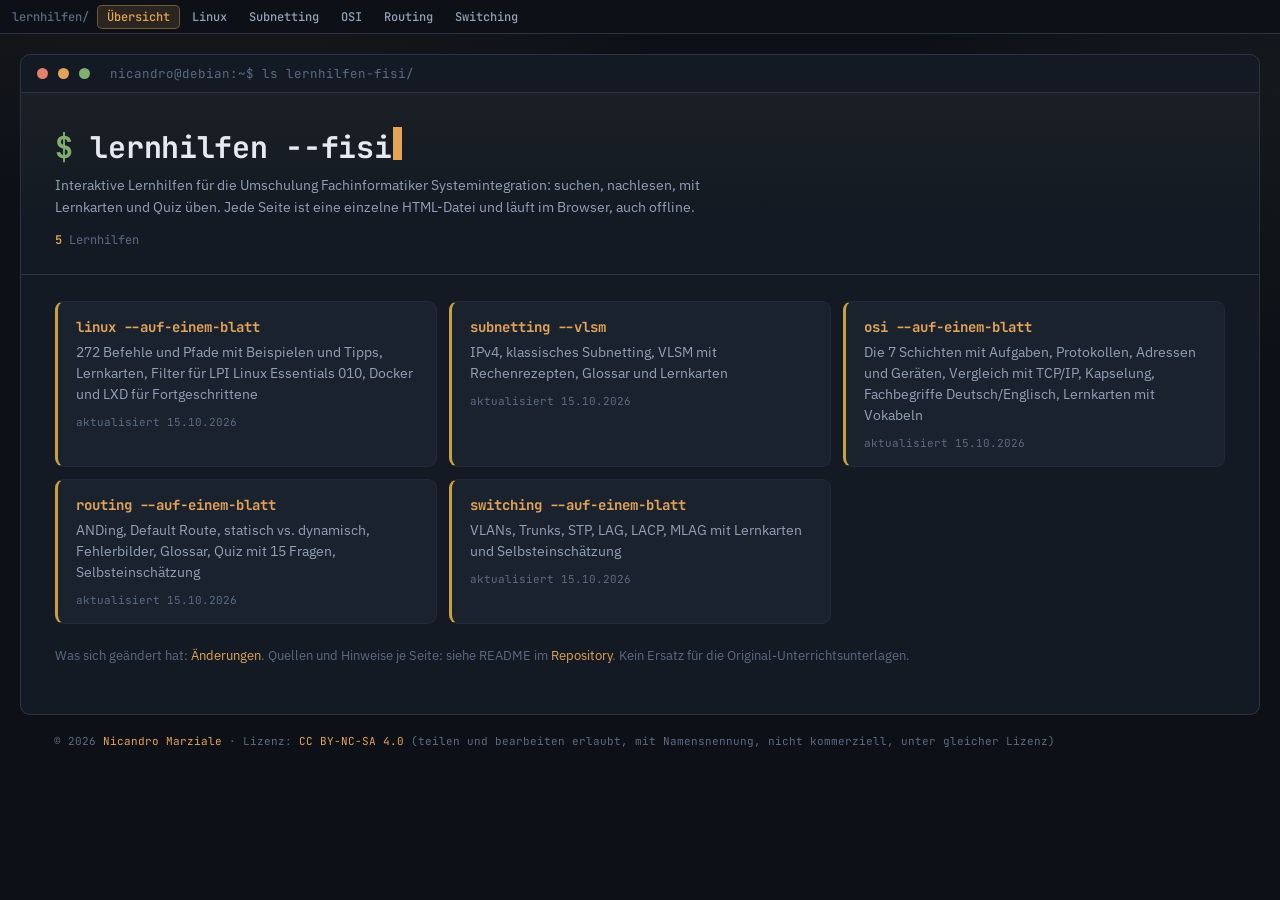
<file: index.html>
<!DOCTYPE html>
<!-- Diese Datei wird von bauen.py erzeugt. Nicht hier bearbeiten, sondern in _vorlage/ und _vorlage/lernhilfen.json. -->
<html lang="de">
<head>
<meta charset="UTF-8">
<meta name="viewport" content="width=device-width, initial-scale=1.0">
<title>Lernhilfen FiSi</title>
<meta name="description" content="Interaktive Lernhilfen für die Umschulung Fachinformatiker Systemintegration.">
<link rel="preconnect" href="https://fonts.googleapis.com">
<link rel="preconnect" href="https://fonts.gstatic.com" crossorigin>
<!-- Schriften nicht blockierend laden: Suche und Lernmodus funktionieren sofort, auch wenn Google Fonts langsam oder gesperrt ist -->
<link href="https://fonts.googleapis.com/css2?family=JetBrains+Mono:wght@400;500;600;700&family=IBM+Plex+Sans:wght@400;500;600;700&display=swap" rel="stylesheet" media="print" onload="this.media='all'">
<noscript><link href="https://fonts.googleapis.com/css2?family=JetBrains+Mono:wght@400;500;600;700&family=IBM+Plex+Sans:wght@400;500;600;700&display=swap" rel="stylesheet"></noscript>
<style>
/* ==========================================================================
   Lernhilfen FiSi – gemeinsames Design (Terminal-Stil)
   Wird von bauen.py in jede Seite eingebettet. Hier ändern, dann bauen.
   ========================================================================== */
:root{
  --bg:#0d1117;
  --bg-elevated:#131a23;
  --surface:#1a222e;
  --surface-hover:#212b3a;
  --border:#2a3444;
  --border-soft:#212a38;
  --text-primary:#e6eaf0;
  --text-secondary:#93a1b8;
  --text-muted:#5c6b83;
  --amber:#e3a458;
  --amber-soft:rgba(227,164,88,0.14);
  --amber-dim:rgba(227,164,88,0.35);
  --gold:#cc9f3f;
  --green:#7fae70;
  --green-soft:rgba(127,174,112,0.14);
  --red:#c77b6e;
  --red-soft:rgba(199,123,110,0.14);
  --mono:'JetBrains Mono',ui-monospace,Consolas,monospace;
  --sans:'IBM Plex Sans',system-ui,sans-serif;
  --lh-h:34px;
  color-scheme:dark;
}
*{box-sizing:border-box;}
html,body{margin:0;padding:0;}
body{
  background:
    radial-gradient(ellipse 900px 500px at 15% -10%, rgba(227,164,88,0.06), transparent 60%),
    radial-gradient(ellipse 700px 500px at 100% 10%, rgba(127,174,112,0.05), transparent 55%),
    var(--bg);
  color:var(--text-primary);
  font-family:var(--sans);
  min-height:100vh;
  -webkit-font-smoothing:antialiased;
}
::selection{background:var(--amber-soft);color:var(--text-primary);}
::-webkit-scrollbar{width:10px;height:10px;}
::-webkit-scrollbar-track{background:transparent;}
::-webkit-scrollbar-thumb{background:var(--border);border-radius:8px;}
::-webkit-scrollbar-thumb:hover{background:var(--surface-hover);}

/* ---- Lernhilfen-Leiste (Links zu allen Lernhilfen, bleibt oben stehen) ---- */
.lh-nav{position:sticky;top:env(safe-area-inset-top,0px);z-index:40;height:var(--lh-h);
  display:flex;align-items:center;gap:2px;overflow-x:auto;white-space:nowrap;scrollbar-width:none;
  padding:0 max(12px,env(safe-area-inset-right,0px)) 0 max(12px,env(safe-area-inset-left,0px));
  background:#0d1117;border-bottom:1px solid var(--border);
  font:500 12px/1 var(--mono);}
.lh-nav::-webkit-scrollbar{display:none;}
.lh-nav .lh-ttl{color:var(--text-muted);padding-right:6px;}
.lh-nav a{color:var(--text-secondary);text-decoration:none;padding:5px 9px;border-radius:5px;border:1px solid transparent;}
.lh-nav a:hover{color:var(--text-primary);background:var(--surface);}
.lh-nav a[aria-current="page"]{color:var(--amber);border-color:rgba(227,164,88,0.4);background:var(--amber-soft);}
.lh-nav a:focus-visible{outline:2px solid var(--amber);outline-offset:1px;}

/* ---- Terminal-Rahmen ---- */
.termbar{
  max-width:1240px;margin:20px auto 0;
  background:var(--bg-elevated);
  border:1px solid var(--border);
  border-radius:10px 10px 0 0;
  padding:10px 16px;
  display:flex;align-items:center;gap:10px;
}
.dot{width:11px;height:11px;border-radius:50%;flex-shrink:0;}
.dot.d1{background:#e37f6b;}
.dot.d2{background:var(--amber);}
.dot.d3{background:var(--green);}
.termbar .path{margin-left:10px;color:var(--text-muted);font-family:var(--mono);font-size:12.5px;white-space:nowrap;overflow:hidden;text-overflow:ellipsis;}
/* overflow:clip statt hidden: kein eigener Scroll-Bereich, sonst bleibt die Kapitelleiste nicht stehen */
.wrap{max-width:1240px;margin:0 auto;border:1px solid var(--border);border-top:none;border-radius:0 0 10px 10px;background:var(--bg-elevated);overflow:hidden;overflow:clip;}

/* ---- Kopfbereich ---- */
header.hero{padding:34px 34px 26px;border-bottom:1px solid var(--border);background:linear-gradient(180deg, rgba(227,164,88,0.04), transparent 70%);}
h1{font-family:var(--mono);font-weight:700;font-size:clamp(22px,3vw,30px);margin:0;color:var(--text-primary);letter-spacing:-0.01em;overflow-wrap:anywhere;}
h1 .prompt{color:var(--green);}
h1 .cursor{display:inline-block;width:9px;height:1.1em;background:var(--amber);margin-left:2px;vertical-align:-2px;animation:blink 1.1s step-end infinite;}
@keyframes blink{50%{opacity:0;}}
.subtitle{color:var(--text-secondary);font-size:14px;margin:8px 0 0;max-width:680px;line-height:1.55;}
.meta-row{display:flex;gap:18px;color:var(--text-muted);font-family:var(--mono);font-size:12px;margin-top:14px;flex-wrap:wrap;}
.meta-row span b{color:var(--amber);font-weight:600;}

.controls{display:flex;gap:12px;align-items:center;margin-top:20px;flex-wrap:wrap;}
.search-box{flex:1;min-width:240px;position:relative;}
.search-box input{width:100%;background:var(--surface);border:1px solid var(--border);color:var(--text-primary);font-family:var(--mono);font-size:14px;padding:11px 46px 11px 34px;border-radius:8px;outline:none;transition:border-color .15s, box-shadow .15s;}
.search-box input:focus{border-color:var(--amber-dim);box-shadow:0 0 0 3px var(--amber-soft);}
.search-box .glyph{position:absolute;left:12px;top:50%;transform:translateY(-50%);color:var(--text-muted);font-family:var(--mono);pointer-events:none;}
.search-box .hint{position:absolute;right:12px;top:50%;transform:translateY(-50%);color:var(--text-muted);font-size:11px;font-family:var(--mono);pointer-events:none;}
.btn{font-family:var(--mono);font-size:13px;font-weight:500;background:var(--surface);border:1px solid var(--border);color:var(--text-primary);padding:11px 16px;border-radius:8px;cursor:pointer;transition:all .15s;white-space:nowrap;}
.btn:hover{background:var(--surface-hover);border-color:var(--amber-dim);}
.btn:focus-visible,.cat-link:focus-visible,.sc-btn:focus-visible,.lm-card:focus-visible{outline:2px solid var(--amber);outline-offset:2px;}
.btn.primary{background:var(--amber-soft);border-color:var(--amber-dim);color:var(--amber);}
.btn.primary:hover{background:rgba(227,164,88,0.22);}
.btn.an{background:rgba(204,159,63,0.16);border-color:var(--gold);color:var(--gold);}

/* ---- Kapitelleiste (links, bleibt stehen) ---- */
.layout{display:flex;}
nav.sidebar{width:300px;flex-shrink:0;border-right:1px solid var(--border);padding:18px 0;max-height:calc(100vh - var(--lh-h) - 8px);overflow-y:auto;position:sticky;top:var(--lh-h);align-self:flex-start;}
.sidebar .lslabel{font-family:var(--mono);font-size:10.5px;color:var(--text-muted);padding:0 18px 8px;text-transform:uppercase;letter-spacing:.08em;}
.cat-link{display:flex;align-items:center;gap:10px;width:100%;padding:8px 18px;background:none;border:none;cursor:pointer;text-align:left;font-family:var(--mono);font-size:12.5px;color:var(--text-secondary);border-left:2px solid transparent;transition:all .12s;}
.cat-link .perm{color:var(--text-muted);opacity:.65;}
.cat-link .name{color:inherit;flex:1;}
.cat-link .cnt{color:var(--text-muted);font-size:11px;}
.cat-link:hover{background:var(--surface);color:var(--text-primary);}
.cat-link.active{background:var(--surface);color:var(--amber);border-left-color:var(--amber);}
.cat-link.active .cnt{color:var(--amber);}

/* ---- Inhalt ---- */
main.content{flex:1;min-width:0;padding:8px 30px 60px;}
.category-section{padding-top:26px;scroll-margin-top:calc(var(--lh-h) + 16px);}
.category-head{display:flex;align-items:baseline;flex-wrap:wrap;gap:4px 10px;margin-bottom:4px;padding-bottom:10px;border-bottom:1px solid var(--border-soft);}
.category-head h2{font-family:var(--mono);font-size:16px;margin:0;color:var(--text-primary);font-weight:600;text-wrap:balance;}
.category-head .path{color:var(--text-muted);font-size:12px;font-family:var(--mono);}

/* Gruppe = Zwischenüberschrift innerhalb eines Kapitels */
.group{margin-top:24px;}
.group-name{font-size:13.5px;font-weight:600;color:var(--amber);font-family:var(--mono);text-transform:uppercase;letter-spacing:.06em;margin:0 0 12px;padding:3px 0 3px 10px;border-left:3px solid var(--gold);}
.cards{display:grid;grid-template-columns:repeat(auto-fill,minmax(300px,1fr));gap:10px;}

/* Karte */
.card{background:var(--surface);border:1px solid var(--border-soft);border-left:3px solid var(--gold);border-radius:9px;padding:14px 16px;margin:12px 0;transition:border-color .15s;min-width:0;}
.card:hover{border-color:var(--amber-dim);}
.cards > .card{margin:0;}
.card h4{margin:0 0 6px;font-family:var(--mono);font-size:13.5px;color:var(--amber);font-weight:600;}
.card p{margin:0 0 6px;font-size:13.5px;color:var(--text-secondary);line-height:1.55;}
.card p:last-child{margin-bottom:0;}
.card ul,.card ol{margin:6px 0;padding-left:20px;}
.card li{font-size:13.5px;color:var(--text-secondary);line-height:1.55;margin-bottom:5px;}
.card li b,.card p b{color:var(--text-primary);}
.card-note{font-size:12px;color:var(--text-muted);margin:2px 0 10px;}
code{background:rgba(255,255,255,0.06);padding:1px 6px;border-radius:4px;font-family:var(--mono);font-size:.92em;color:#cbd6e4;}

/* Merksatz und Hinweiskästen */
.merksatz{margin-top:10px;padding:8px 12px;background:var(--green-soft);border-left:3px solid var(--green);border-radius:6px;color:var(--green);font-size:12.5px;font-style:italic;}
.hinweis{margin-top:10px;padding:9px 12px;border-left:3px solid var(--amber);border-radius:6px;background:var(--amber-soft);font-size:13px;color:var(--text-secondary);line-height:1.55;}
.hinweis b{display:block;font-family:var(--mono);font-size:12px;color:var(--amber);margin-bottom:2px;}
.hinweis.merk{border-left-color:var(--green);background:var(--green-soft);}
.hinweis.merk b{color:var(--green);}
.hinweis.fehler{border-left-color:var(--red);background:var(--red-soft);}
.hinweis.fehler b{color:var(--red);}

/* Formel-/Wert-Etikett */
.formel{display:inline-block;background:var(--amber-soft);color:var(--amber);padding:2px 8px;border-radius:5px;font-family:var(--mono);font-size:.86em;margin:2px 4px 2px 0;}

/* Nummerierte Rechenschritte */
.schritte{list-style:none;counter-reset:schritt;padding-left:0 !important;margin:8px 0;}
.schritte li{counter-increment:schritt;position:relative;padding:5px 0 5px 34px;}
.schritte li::before{content:counter(schritt);position:absolute;left:0;top:4px;width:22px;height:22px;border-radius:50%;background:var(--amber-soft);color:var(--amber);font:600 11px/22px var(--mono);text-align:center;}

/* Tabellen */
.tbl-wrap{overflow-x:auto;}
.tbl{width:100%;border-collapse:collapse;font-size:13px;margin:4px 0;}
.tbl th,.tbl td{border:1px solid var(--border-soft);padding:8px 10px;text-align:left;vertical-align:top;line-height:1.5;}
.tbl th{background:var(--amber-soft);color:var(--amber);font-family:var(--mono);font-weight:600;font-size:12px;}
.tbl td{color:var(--text-secondary);}
.tbl td:first-child{color:var(--text-primary);font-weight:500;}
.tbl.zahlen th,.tbl.zahlen td{text-align:center;font-variant-numeric:tabular-nums;}
.tbl.zahlen td:first-child{color:var(--text-secondary);font-weight:400;}

/* Schaubilder (SVG) */
.schaubild{margin:4px 0 10px;overflow-x:auto;}
.schaubild svg{display:block;width:100%;min-width:460px;max-width:760px;height:auto;margin:0 auto;}

/* Selbsteinschätzung */
.sc-btn{font-family:var(--mono);font-size:11.5px;background:var(--bg-elevated);border:1px solid var(--border);color:var(--text-secondary);padding:5px 9px;border-radius:6px;cursor:pointer;white-space:nowrap;}
.sc-btn:hover{border-color:var(--amber-dim);}
.sc-btn.sicher.active{background:var(--green-soft);border-color:var(--green);color:var(--green);}
.sc-btn.unsicher.active{background:var(--amber-soft);border-color:var(--amber);color:var(--amber);}
.sc-btn.wiederholen.active{background:var(--red-soft);border-color:var(--red);color:var(--red);}
.sc-actions{display:flex;gap:6px;flex-wrap:wrap;}

mark{background:var(--amber-soft);color:var(--amber);border-radius:3px;padding:0 1px;}
.no-results{text-align:center;padding:60px 20px;color:var(--text-muted);font-family:var(--mono);font-size:13px;display:none;}
.hidden{display:none !important;}

/* ---- Lernmodus (Lernkarten oder Quiz) ---- */
.lernmodus{position:fixed;inset:0;background:rgba(8,11,16,0.82);backdrop-filter:blur(4px);display:none;align-items:center;justify-content:center;z-index:50;padding:20px;}
.lernmodus.open{display:flex;}
.lm-box{width:100%;max-width:600px;max-height:calc(100vh - 40px);overflow-y:auto;background:var(--bg-elevated);border:1px solid var(--border);border-radius:14px;padding:28px;position:relative;}
.lm-close{position:absolute;top:16px;right:16px;background:none;border:none;color:var(--text-muted);font-size:20px;cursor:pointer;line-height:1;padding:4px;}
.lm-close:hover{color:var(--text-primary);}
.lm-progress{font-family:var(--mono);font-size:12px;color:var(--text-muted);margin-bottom:6px;}
.lm-bar{height:4px;background:var(--surface);border-radius:2px;overflow:hidden;margin-bottom:22px;}
.lm-bar-fill{height:100%;background:linear-gradient(90deg,var(--amber),var(--green));transition:width .25s;}
.lm-cat{font-family:var(--mono);font-size:11px;color:var(--gold);text-transform:uppercase;letter-spacing:.06em;}
/* Lernkarten */
.lm-card{min-height:190px;border:1px solid var(--border);border-radius:12px;background:var(--surface);padding:26px;display:flex;flex-direction:column;align-items:center;justify-content:center;text-align:center;cursor:pointer;gap:14px;}
.lm-front{font-size:17px;color:var(--text-primary);line-height:1.5;}
.lm-reveal{font-size:16px;font-weight:600;color:var(--green);line-height:1.5;}
.lm-reveal.mono{font-family:var(--mono);font-size:20px;font-weight:700;}
.lm-extra{margin-top:10px;font-size:13px;color:var(--text-secondary);line-height:1.5;}
.lm-extra.mono{font-family:var(--mono);}
.lm-flip-hint{font-family:var(--mono);font-size:11px;color:var(--text-muted);}
.lm-actions{display:flex;gap:10px;margin-top:18px;}
.lm-actions .btn{flex:1;text-align:center;justify-content:center;}
.btn.again{border-color:rgba(227,164,88,0.4);color:var(--amber);}
.btn.know{border-color:rgba(127,174,112,0.4);color:var(--green);}
.btn.again:hover{background:var(--amber-soft);}
.btn.know:hover{background:var(--green-soft);}
.lm-keys{font-family:var(--mono);font-size:10.5px;color:var(--text-muted);text-align:center;margin-top:12px;}
/* Quiz */
.lm-question{font-size:16px;color:var(--text-primary);line-height:1.5;margin:8px 0 16px;}
.lm-options{display:flex;flex-direction:column;gap:8px;margin-bottom:18px;}
.lm-opt{display:flex;align-items:flex-start;gap:10px;padding:10px 12px;border:1px solid var(--border);border-radius:8px;background:var(--surface);cursor:pointer;transition:border-color .15s;}
.lm-opt:hover{border-color:var(--amber-dim);}
.lm-opt input{margin-top:2px;accent-color:var(--amber);flex-shrink:0;}
.lm-opt span{font-size:13.5px;color:var(--text-secondary);line-height:1.5;}
.lm-opt.correct{border-color:var(--green);background:var(--green-soft);}
.lm-opt.correct span{color:var(--green);}
.lm-opt.wrong{border-color:var(--red);background:var(--red-soft);}
.lm-opt.wrong span{color:var(--red);}
.lm-hint{font-family:var(--mono);font-size:11px;color:var(--text-muted);margin-bottom:14px;}
.lm-explain{font-size:12.5px;color:var(--text-secondary);background:var(--surface);border-left:3px solid var(--amber);border-radius:6px;padding:10px 12px;margin-bottom:16px;display:none;}
.lm-explain.show{display:block;}
.btn.check{border-color:var(--amber-dim);color:var(--amber);}
.btn.check:hover{background:var(--amber-soft);}
.btn.next{border-color:rgba(127,174,112,0.4);color:var(--green);}
.btn.next:hover{background:var(--green-soft);}
/* Ende einer Runde */
.lm-done{text-align:center;padding:20px 0;}
.lm-done h3{font-family:var(--mono);color:var(--amber);margin:0 0 8px;}
.lm-done p{color:var(--text-secondary);font-size:13.5px;margin:0 0 18px;}

/* ---- Fußzeile ---- */
.seitenfuss{max-width:1240px;margin:0 auto;padding:18px 34px 28px;font-family:var(--mono);font-size:11px;line-height:1.6;color:var(--text-muted);display:flex;gap:10px 18px;flex-wrap:wrap;justify-content:space-between;}
.seitenfuss a{color:var(--amber);text-decoration:none;}
.seitenfuss a:hover{text-decoration:underline;}

/* ---- Handy ---- */
@media (max-width:820px){
  .layout{flex-direction:column;}
  nav.sidebar{width:100%;position:sticky;top:var(--lh-h);z-index:10;background:var(--bg-elevated);max-height:none;border-right:none;border-bottom:1px solid var(--border);display:flex;overflow-x:auto;padding:12px;gap:4px;}
  .sidebar .lslabel{display:none;}
  .cat-link{width:auto;flex-shrink:0;border-left:none;border-bottom:2px solid transparent;border-radius:6px;padding:7px 12px;}
  .cat-link .perm{display:none;}
  .cat-link.active{border-bottom-color:var(--amber);}
  .category-section{scroll-margin-top:calc(var(--lh-h) + 72px);}
  header.hero{padding:24px 18px 20px;}
  main.content{padding:8px 16px 50px;}
  .termbar{margin:10px 10px 0;}
  .wrap{margin:0 10px;}
  .seitenfuss{padding:18px;}
  .lm-box{padding:22px 18px;}
}
@media (prefers-reduced-motion:reduce){
  h1 .cursor{animation:none;}
  *{transition:none !important;scroll-behavior:auto !important;}
}
@media print{
  .lh-nav,nav.sidebar,.controls,.lernmodus{display:none !important;}
  .category-section{break-inside:avoid-page;}
}

/* ---- Sprachauswahl für Fachbegriffe ---- */
.sprachwahl{position:relative;}
.sprach-menue{position:absolute;right:0;top:calc(100% + 6px);z-index:30;min-width:220px;background:var(--bg-elevated);border:1px solid var(--border);border-radius:10px;padding:10px;box-shadow:0 10px 30px rgba(0,0,0,0.5);}
.sprach-titel{font-family:var(--mono);font-size:10.5px;color:var(--text-muted);text-transform:uppercase;letter-spacing:.08em;margin:2px 4px 8px;}
.sprach-option{display:flex;align-items:center;gap:10px;padding:7px 8px;border-radius:6px;cursor:pointer;font-size:13.5px;color:var(--text-secondary);}
.sprach-option:hover{background:var(--surface);color:var(--text-primary);}
.sprach-option input{accent-color:var(--amber);}
.sprach-code{font-family:var(--mono);font-size:11.5px;font-weight:600;color:var(--amber);min-width:22px;}
.sprach-hinweis{font-size:11.5px;color:var(--text-muted);margin:8px 4px 2px;}
@media (max-width:820px){.sprach-menue{right:auto;left:0;}}
.uebersicht{padding:26px 34px 34px;}
.lernhilfen{display:grid;grid-template-columns:repeat(auto-fill,minmax(340px,1fr));gap:12px;}
@media (max-width:420px){.lernhilfen{grid-template-columns:1fr;}}
a.lernhilfe{display:block;background:var(--surface);border:1px solid var(--border-soft);border-left:3px solid var(--gold);border-radius:9px;padding:16px 18px;color:var(--text-primary);text-decoration:none;transition:border-color .15s;}
a.lernhilfe:hover{border-color:var(--amber-dim);}
a.lernhilfe:focus-visible{outline:2px solid var(--amber);outline-offset:2px;}
a.lernhilfe b{display:block;font-family:var(--mono);font-size:14px;color:var(--amber);margin-bottom:6px;}
a.lernhilfe small{display:block;font-size:13.5px;color:var(--text-secondary);line-height:1.55;}
a.lernhilfe .stand{display:block;margin-top:10px;font-family:var(--mono);font-size:11px;color:var(--text-muted);}
.uebersicht-hinweis{margin-top:22px;font-size:13px;color:var(--text-muted);line-height:1.6;}
.uebersicht-hinweis a{color:var(--amber);text-decoration:none;}
@media (max-width:820px){.uebersicht{padding:20px 16px 26px;}}
</style>
</head>
<body>
<nav class="lh-nav" aria-label="Lernhilfen"><span class="lh-ttl">lernhilfen/</span><a href="index.html" aria-current="page">Übersicht</a><a href="linux-auf-einem-blatt.html">Linux</a><a href="subnetting-vlsm-auf-einem-blatt.html">Subnetting</a><a href="osi-modell-auf-einem-blatt.html">OSI</a><a href="routing-auf-einem-blatt.html">Routing</a><a href="switching-auf-einem-blatt.html">Switching</a></nav>

<div class="termbar">
  <div class="dot d1"></div><div class="dot d2"></div><div class="dot d3"></div>
  <span class="path">nicandro@debian:~$ ls lernhilfen-fisi/</span>
</div>

<div class="wrap">
  <header class="hero">
    <h1><span class="prompt">$</span> lernhilfen --fisi<span class="cursor"></span></h1>
    <p class="subtitle">Interaktive Lernhilfen für die Umschulung Fachinformatiker Systemintegration: suchen, nachlesen, mit Lernkarten und Quiz üben. Jede Seite ist eine einzelne HTML-Datei und läuft im Browser, auch offline.</p>
    <div class="meta-row"><span><b>5</b> Lernhilfen</span></div>
  </header>
  <main class="uebersicht">
    <div class="lernhilfen">
      <a class="lernhilfe" href="linux-auf-einem-blatt.html"><b>linux --auf-einem-blatt</b><small>272 Befehle und Pfade mit Beispielen und Tipps, Lernkarten, Filter für LPI Linux Essentials 010, Docker und LXD für Fortgeschrittene</small><span class="stand">aktualisiert 15.10.2026</span></a>
      <a class="lernhilfe" href="subnetting-vlsm-auf-einem-blatt.html"><b>subnetting --vlsm</b><small>IPv4, klassisches Subnetting, VLSM mit Rechenrezepten, Glossar und Lernkarten</small><span class="stand">aktualisiert 15.10.2026</span></a>
      <a class="lernhilfe" href="osi-modell-auf-einem-blatt.html"><b>osi --auf-einem-blatt</b><small>Die 7 Schichten mit Aufgaben, Protokollen, Adressen und Geräten, Vergleich mit TCP/IP, Kapselung, Fachbegriffe Deutsch/Englisch, Lernkarten mit Vokabeln</small><span class="stand">aktualisiert 15.10.2026</span></a>
      <a class="lernhilfe" href="routing-auf-einem-blatt.html"><b>routing --auf-einem-blatt</b><small>ANDing, Default Route, statisch vs. dynamisch, Fehlerbilder, Glossar, Quiz mit 15 Fragen, Selbsteinschätzung</small><span class="stand">aktualisiert 15.10.2026</span></a>
      <a class="lernhilfe" href="switching-auf-einem-blatt.html"><b>switching --auf-einem-blatt</b><small>VLANs, Trunks, STP, LAG, LACP, MLAG mit Lernkarten und Selbsteinschätzung</small><span class="stand">aktualisiert 15.10.2026</span></a>
    </div>
    <p class="uebersicht-hinweis">Was sich geändert hat: <a href="https://github.com/nicandr0/lernhilfen-fisi/blob/main/CHANGELOG.md">Änderungen</a>. Quellen und Hinweise je Seite: siehe README im <a href="https://github.com/nicandr0/lernhilfen-fisi">Repository</a>. Kein Ersatz für die Original-Unterrichtsunterlagen.</p>
  </main>
</div>

<footer class="seitenfuss">
  <span>© 2026 <a href="https://github.com/nicandr0" target="_blank" rel="noopener">Nicandro Marziale</a> · Lizenz: <a href="https://creativecommons.org/licenses/by-nc-sa/4.0/deed.de" target="_blank" rel="noopener">CC BY-NC-SA 4.0</a> (teilen und bearbeiten erlaubt, mit Namensnennung, nicht kommerziell, unter gleicher Lizenz)</span>
</footer>
</body>
</html>
</file>
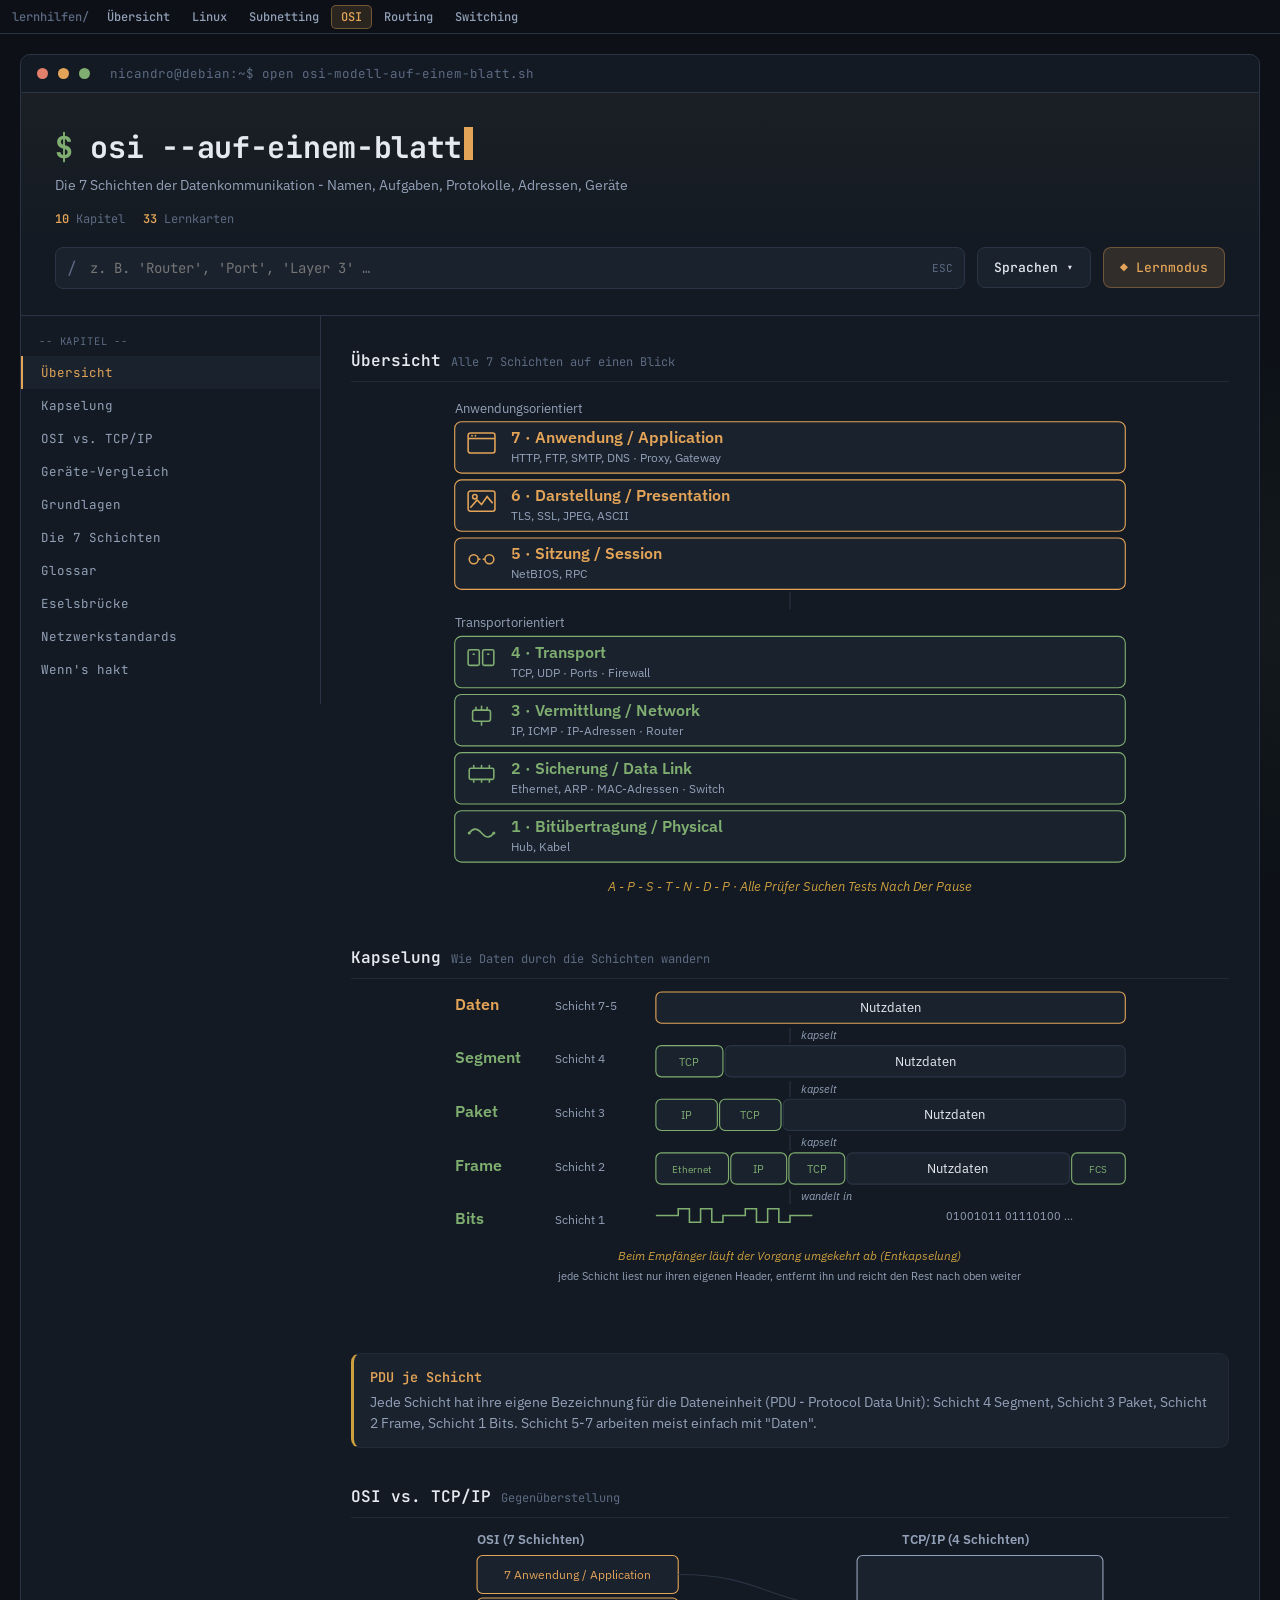
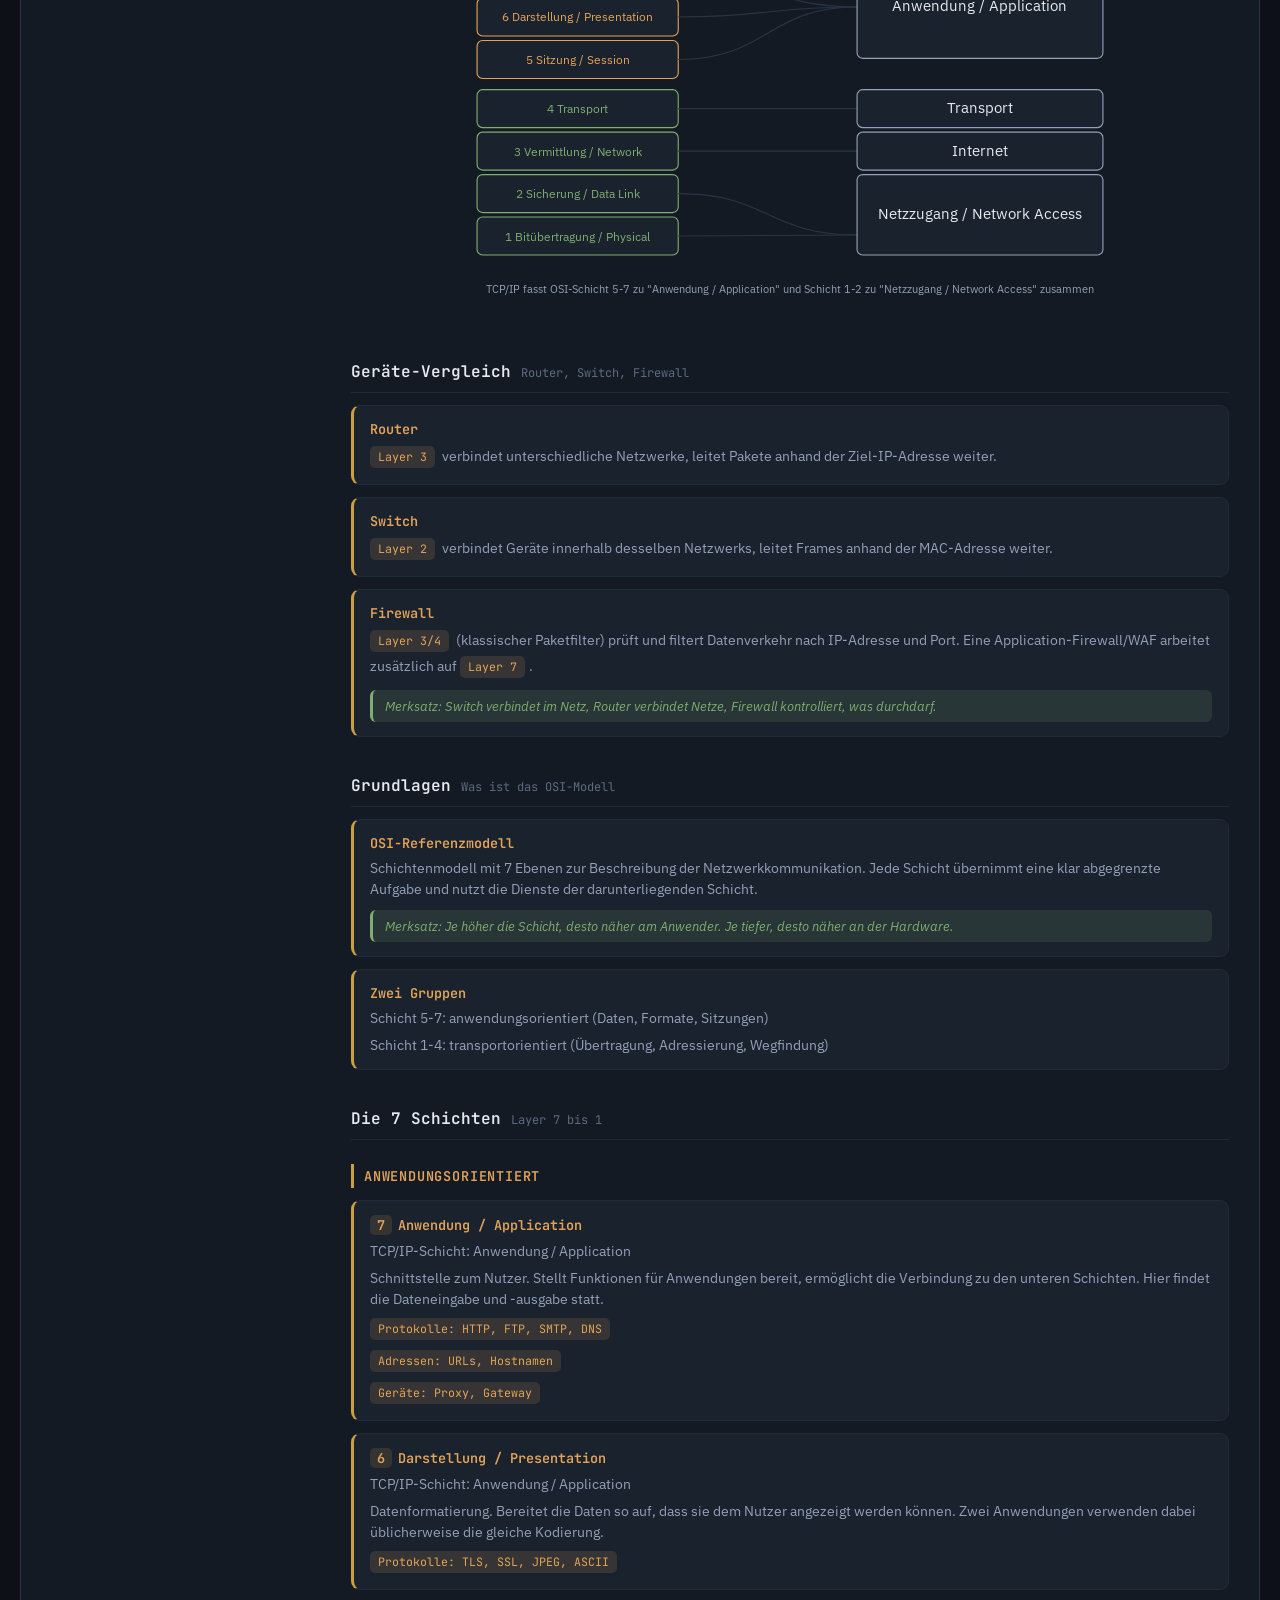
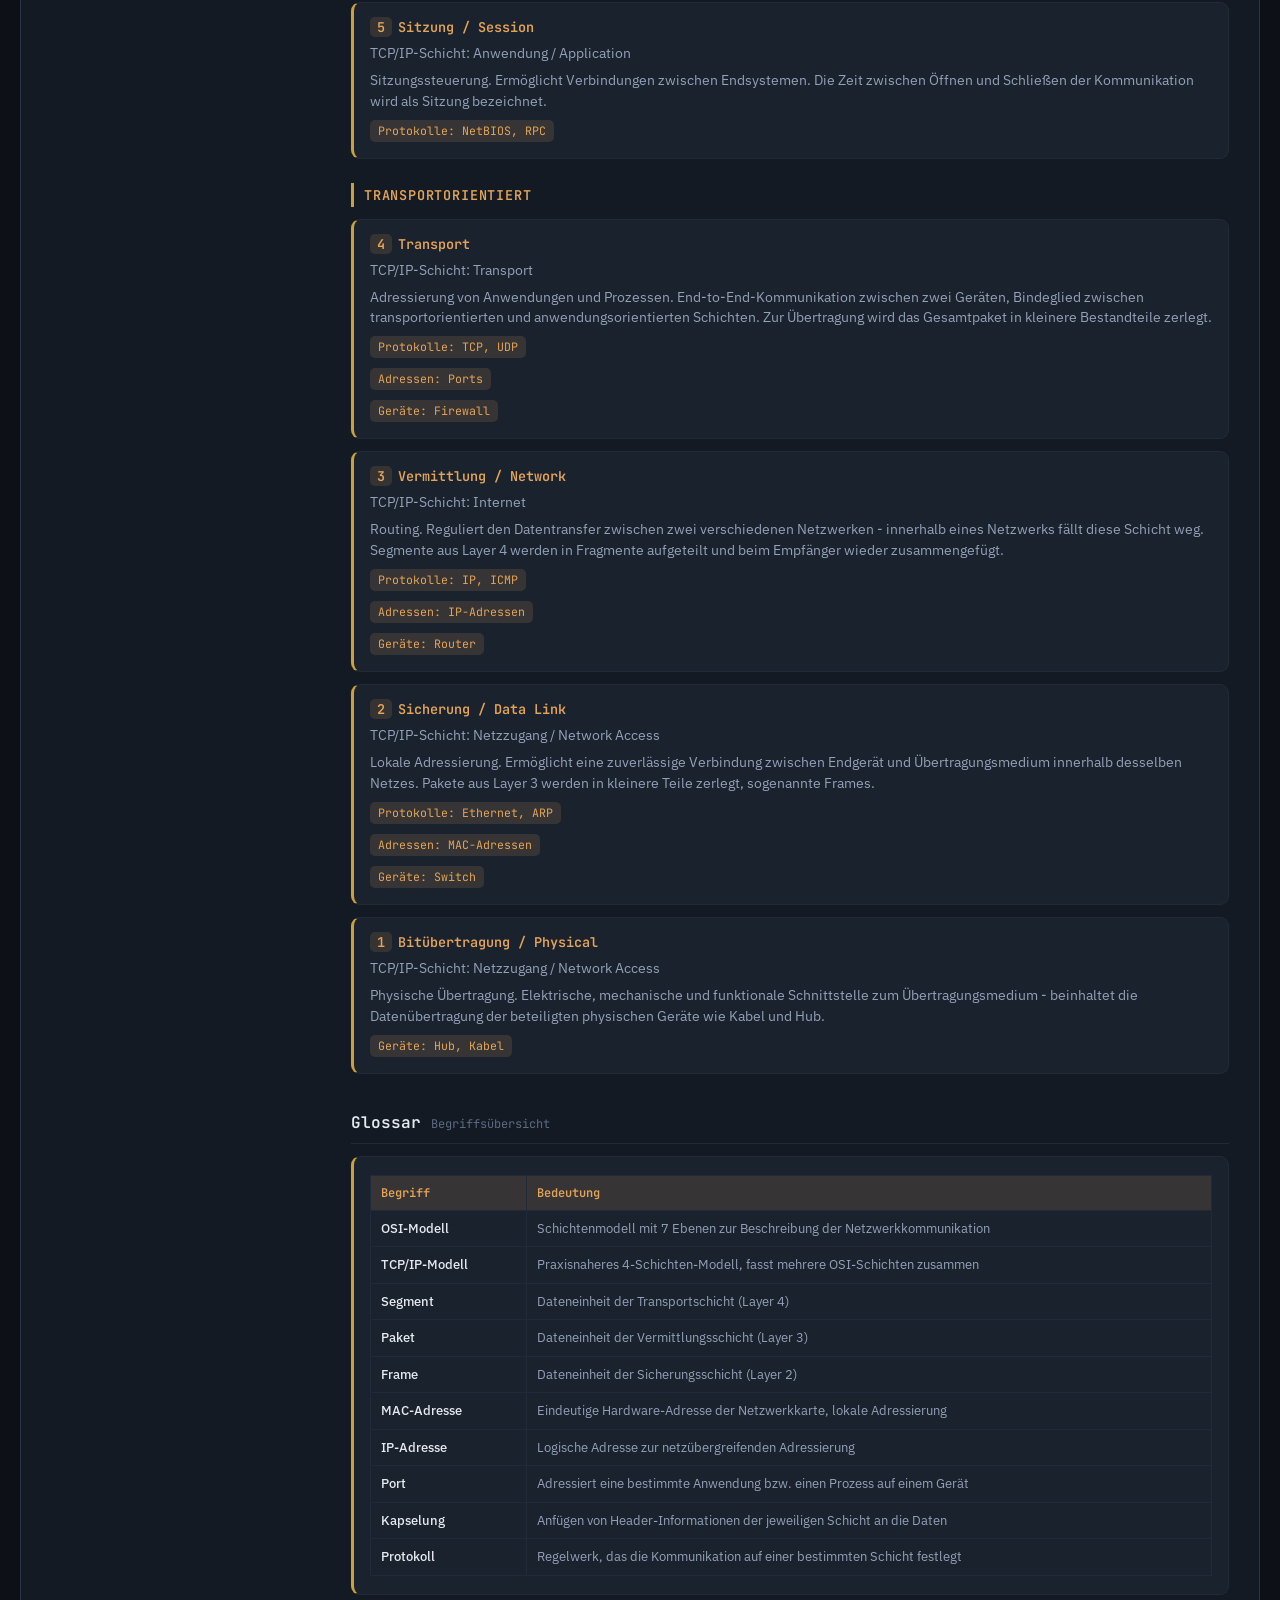
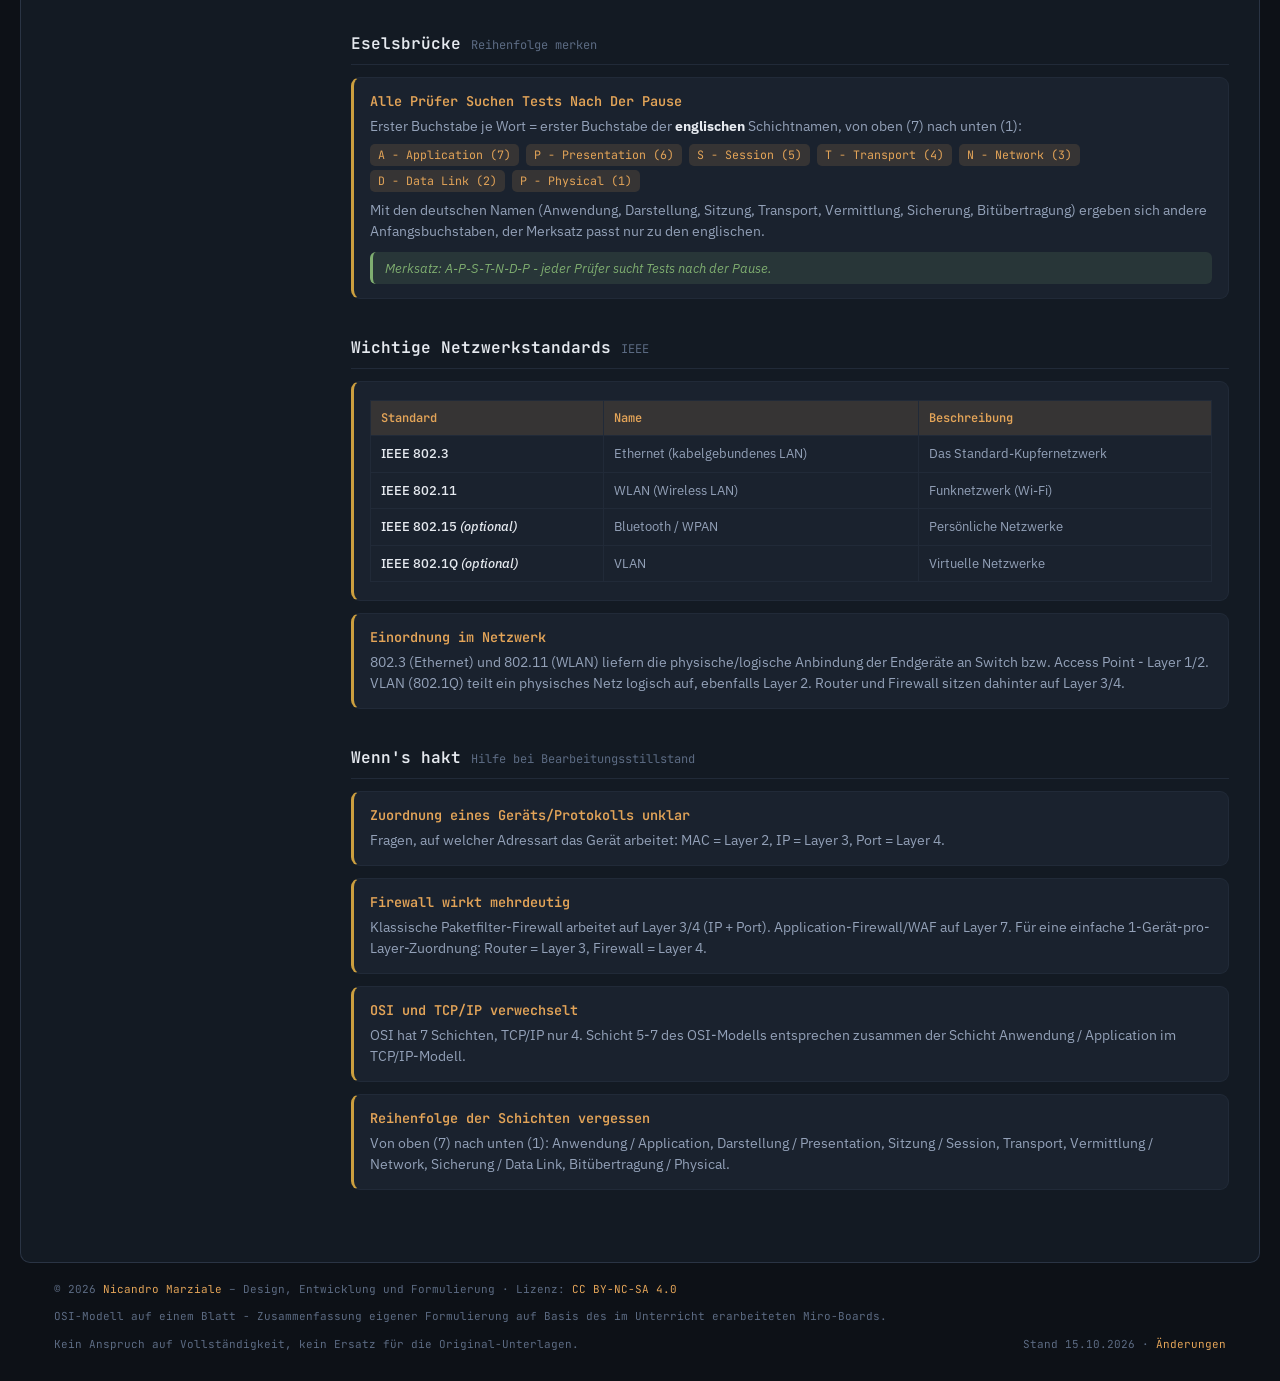
<file: osi-modell-auf-einem-blatt.html>
<!DOCTYPE html>
<!-- Diese Datei wird von bauen.py erzeugt. Nicht hier bearbeiten, sondern in _vorlage/ bzw. _inhalt/. -->
<html lang="de">
<head>
<meta charset="UTF-8">
<meta name="viewport" content="width=device-width, initial-scale=1.0">
<title>osi-modell-auf-einem-blatt.sh</title>
<meta name="description" content="Die 7 Schichten mit Aufgaben, Protokollen, Adressen und Geräten, Vergleich mit TCP/IP, Kapselung, Fachbegriffe Deutsch/Englisch, Lernkarten mit Vokabeln">
<link rel="preconnect" href="https://fonts.googleapis.com">
<link rel="preconnect" href="https://fonts.gstatic.com" crossorigin>
<!-- Schriften nicht blockierend laden: Suche und Lernmodus funktionieren sofort, auch wenn Google Fonts langsam oder gesperrt ist -->
<link href="https://fonts.googleapis.com/css2?family=JetBrains+Mono:wght@400;500;600;700&family=IBM+Plex+Sans:wght@400;500;600;700&display=swap" rel="stylesheet" media="print" onload="this.media='all'">
<noscript><link href="https://fonts.googleapis.com/css2?family=JetBrains+Mono:wght@400;500;600;700&family=IBM+Plex+Sans:wght@400;500;600;700&display=swap" rel="stylesheet"></noscript>
<style>
/* ==========================================================================
   Lernhilfen FiSi – gemeinsames Design (Terminal-Stil)
   Wird von bauen.py in jede Seite eingebettet. Hier ändern, dann bauen.
   ========================================================================== */
:root{
  --bg:#0d1117;
  --bg-elevated:#131a23;
  --surface:#1a222e;
  --surface-hover:#212b3a;
  --border:#2a3444;
  --border-soft:#212a38;
  --text-primary:#e6eaf0;
  --text-secondary:#93a1b8;
  --text-muted:#5c6b83;
  --amber:#e3a458;
  --amber-soft:rgba(227,164,88,0.14);
  --amber-dim:rgba(227,164,88,0.35);
  --gold:#cc9f3f;
  --green:#7fae70;
  --green-soft:rgba(127,174,112,0.14);
  --red:#c77b6e;
  --red-soft:rgba(199,123,110,0.14);
  --mono:'JetBrains Mono',ui-monospace,Consolas,monospace;
  --sans:'IBM Plex Sans',system-ui,sans-serif;
  --lh-h:34px;
  color-scheme:dark;
}
*{box-sizing:border-box;}
html,body{margin:0;padding:0;}
body{
  background:
    radial-gradient(ellipse 900px 500px at 15% -10%, rgba(227,164,88,0.06), transparent 60%),
    radial-gradient(ellipse 700px 500px at 100% 10%, rgba(127,174,112,0.05), transparent 55%),
    var(--bg);
  color:var(--text-primary);
  font-family:var(--sans);
  min-height:100vh;
  -webkit-font-smoothing:antialiased;
}
::selection{background:var(--amber-soft);color:var(--text-primary);}
::-webkit-scrollbar{width:10px;height:10px;}
::-webkit-scrollbar-track{background:transparent;}
::-webkit-scrollbar-thumb{background:var(--border);border-radius:8px;}
::-webkit-scrollbar-thumb:hover{background:var(--surface-hover);}

/* ---- Lernhilfen-Leiste (Links zu allen Lernhilfen, bleibt oben stehen) ---- */
.lh-nav{position:sticky;top:env(safe-area-inset-top,0px);z-index:40;height:var(--lh-h);
  display:flex;align-items:center;gap:2px;overflow-x:auto;white-space:nowrap;scrollbar-width:none;
  padding:0 max(12px,env(safe-area-inset-right,0px)) 0 max(12px,env(safe-area-inset-left,0px));
  background:#0d1117;border-bottom:1px solid var(--border);
  font:500 12px/1 var(--mono);}
.lh-nav::-webkit-scrollbar{display:none;}
.lh-nav .lh-ttl{color:var(--text-muted);padding-right:6px;}
.lh-nav a{color:var(--text-secondary);text-decoration:none;padding:5px 9px;border-radius:5px;border:1px solid transparent;}
.lh-nav a:hover{color:var(--text-primary);background:var(--surface);}
.lh-nav a[aria-current="page"]{color:var(--amber);border-color:rgba(227,164,88,0.4);background:var(--amber-soft);}
.lh-nav a:focus-visible{outline:2px solid var(--amber);outline-offset:1px;}

/* ---- Terminal-Rahmen ---- */
.termbar{
  max-width:1240px;margin:20px auto 0;
  background:var(--bg-elevated);
  border:1px solid var(--border);
  border-radius:10px 10px 0 0;
  padding:10px 16px;
  display:flex;align-items:center;gap:10px;
}
.dot{width:11px;height:11px;border-radius:50%;flex-shrink:0;}
.dot.d1{background:#e37f6b;}
.dot.d2{background:var(--amber);}
.dot.d3{background:var(--green);}
.termbar .path{margin-left:10px;color:var(--text-muted);font-family:var(--mono);font-size:12.5px;white-space:nowrap;overflow:hidden;text-overflow:ellipsis;}
/* overflow:clip statt hidden: kein eigener Scroll-Bereich, sonst bleibt die Kapitelleiste nicht stehen */
.wrap{max-width:1240px;margin:0 auto;border:1px solid var(--border);border-top:none;border-radius:0 0 10px 10px;background:var(--bg-elevated);overflow:hidden;overflow:clip;}

/* ---- Kopfbereich ---- */
header.hero{padding:34px 34px 26px;border-bottom:1px solid var(--border);background:linear-gradient(180deg, rgba(227,164,88,0.04), transparent 70%);}
h1{font-family:var(--mono);font-weight:700;font-size:clamp(22px,3vw,30px);margin:0;color:var(--text-primary);letter-spacing:-0.01em;overflow-wrap:anywhere;}
h1 .prompt{color:var(--green);}
h1 .cursor{display:inline-block;width:9px;height:1.1em;background:var(--amber);margin-left:2px;vertical-align:-2px;animation:blink 1.1s step-end infinite;}
@keyframes blink{50%{opacity:0;}}
.subtitle{color:var(--text-secondary);font-size:14px;margin:8px 0 0;max-width:680px;line-height:1.55;}
.meta-row{display:flex;gap:18px;color:var(--text-muted);font-family:var(--mono);font-size:12px;margin-top:14px;flex-wrap:wrap;}
.meta-row span b{color:var(--amber);font-weight:600;}

.controls{display:flex;gap:12px;align-items:center;margin-top:20px;flex-wrap:wrap;}
.search-box{flex:1;min-width:240px;position:relative;}
.search-box input{width:100%;background:var(--surface);border:1px solid var(--border);color:var(--text-primary);font-family:var(--mono);font-size:14px;padding:11px 46px 11px 34px;border-radius:8px;outline:none;transition:border-color .15s, box-shadow .15s;}
.search-box input:focus{border-color:var(--amber-dim);box-shadow:0 0 0 3px var(--amber-soft);}
.search-box .glyph{position:absolute;left:12px;top:50%;transform:translateY(-50%);color:var(--text-muted);font-family:var(--mono);pointer-events:none;}
.search-box .hint{position:absolute;right:12px;top:50%;transform:translateY(-50%);color:var(--text-muted);font-size:11px;font-family:var(--mono);pointer-events:none;}
.btn{font-family:var(--mono);font-size:13px;font-weight:500;background:var(--surface);border:1px solid var(--border);color:var(--text-primary);padding:11px 16px;border-radius:8px;cursor:pointer;transition:all .15s;white-space:nowrap;}
.btn:hover{background:var(--surface-hover);border-color:var(--amber-dim);}
.btn:focus-visible,.cat-link:focus-visible,.sc-btn:focus-visible,.lm-card:focus-visible{outline:2px solid var(--amber);outline-offset:2px;}
.btn.primary{background:var(--amber-soft);border-color:var(--amber-dim);color:var(--amber);}
.btn.primary:hover{background:rgba(227,164,88,0.22);}
.btn.an{background:rgba(204,159,63,0.16);border-color:var(--gold);color:var(--gold);}

/* ---- Kapitelleiste (links, bleibt stehen) ---- */
.layout{display:flex;}
nav.sidebar{width:300px;flex-shrink:0;border-right:1px solid var(--border);padding:18px 0;max-height:calc(100vh - var(--lh-h) - 8px);overflow-y:auto;position:sticky;top:var(--lh-h);align-self:flex-start;}
.sidebar .lslabel{font-family:var(--mono);font-size:10.5px;color:var(--text-muted);padding:0 18px 8px;text-transform:uppercase;letter-spacing:.08em;}
.cat-link{display:flex;align-items:center;gap:10px;width:100%;padding:8px 18px;background:none;border:none;cursor:pointer;text-align:left;font-family:var(--mono);font-size:12.5px;color:var(--text-secondary);border-left:2px solid transparent;transition:all .12s;}
.cat-link .perm{color:var(--text-muted);opacity:.65;}
.cat-link .name{color:inherit;flex:1;}
.cat-link .cnt{color:var(--text-muted);font-size:11px;}
.cat-link:hover{background:var(--surface);color:var(--text-primary);}
.cat-link.active{background:var(--surface);color:var(--amber);border-left-color:var(--amber);}
.cat-link.active .cnt{color:var(--amber);}

/* ---- Inhalt ---- */
main.content{flex:1;min-width:0;padding:8px 30px 60px;}
.category-section{padding-top:26px;scroll-margin-top:calc(var(--lh-h) + 16px);}
.category-head{display:flex;align-items:baseline;flex-wrap:wrap;gap:4px 10px;margin-bottom:4px;padding-bottom:10px;border-bottom:1px solid var(--border-soft);}
.category-head h2{font-family:var(--mono);font-size:16px;margin:0;color:var(--text-primary);font-weight:600;text-wrap:balance;}
.category-head .path{color:var(--text-muted);font-size:12px;font-family:var(--mono);}

/* Gruppe = Zwischenüberschrift innerhalb eines Kapitels */
.group{margin-top:24px;}
.group-name{font-size:13.5px;font-weight:600;color:var(--amber);font-family:var(--mono);text-transform:uppercase;letter-spacing:.06em;margin:0 0 12px;padding:3px 0 3px 10px;border-left:3px solid var(--gold);}
.cards{display:grid;grid-template-columns:repeat(auto-fill,minmax(300px,1fr));gap:10px;}

/* Karte */
.card{background:var(--surface);border:1px solid var(--border-soft);border-left:3px solid var(--gold);border-radius:9px;padding:14px 16px;margin:12px 0;transition:border-color .15s;min-width:0;}
.card:hover{border-color:var(--amber-dim);}
.cards > .card{margin:0;}
.card h4{margin:0 0 6px;font-family:var(--mono);font-size:13.5px;color:var(--amber);font-weight:600;}
.card p{margin:0 0 6px;font-size:13.5px;color:var(--text-secondary);line-height:1.55;}
.card p:last-child{margin-bottom:0;}
.card ul,.card ol{margin:6px 0;padding-left:20px;}
.card li{font-size:13.5px;color:var(--text-secondary);line-height:1.55;margin-bottom:5px;}
.card li b,.card p b{color:var(--text-primary);}
.card-note{font-size:12px;color:var(--text-muted);margin:2px 0 10px;}
code{background:rgba(255,255,255,0.06);padding:1px 6px;border-radius:4px;font-family:var(--mono);font-size:.92em;color:#cbd6e4;}

/* Merksatz und Hinweiskästen */
.merksatz{margin-top:10px;padding:8px 12px;background:var(--green-soft);border-left:3px solid var(--green);border-radius:6px;color:var(--green);font-size:12.5px;font-style:italic;}
.hinweis{margin-top:10px;padding:9px 12px;border-left:3px solid var(--amber);border-radius:6px;background:var(--amber-soft);font-size:13px;color:var(--text-secondary);line-height:1.55;}
.hinweis b{display:block;font-family:var(--mono);font-size:12px;color:var(--amber);margin-bottom:2px;}
.hinweis.merk{border-left-color:var(--green);background:var(--green-soft);}
.hinweis.merk b{color:var(--green);}
.hinweis.fehler{border-left-color:var(--red);background:var(--red-soft);}
.hinweis.fehler b{color:var(--red);}

/* Formel-/Wert-Etikett */
.formel{display:inline-block;background:var(--amber-soft);color:var(--amber);padding:2px 8px;border-radius:5px;font-family:var(--mono);font-size:.86em;margin:2px 4px 2px 0;}

/* Nummerierte Rechenschritte */
.schritte{list-style:none;counter-reset:schritt;padding-left:0 !important;margin:8px 0;}
.schritte li{counter-increment:schritt;position:relative;padding:5px 0 5px 34px;}
.schritte li::before{content:counter(schritt);position:absolute;left:0;top:4px;width:22px;height:22px;border-radius:50%;background:var(--amber-soft);color:var(--amber);font:600 11px/22px var(--mono);text-align:center;}

/* Tabellen */
.tbl-wrap{overflow-x:auto;}
.tbl{width:100%;border-collapse:collapse;font-size:13px;margin:4px 0;}
.tbl th,.tbl td{border:1px solid var(--border-soft);padding:8px 10px;text-align:left;vertical-align:top;line-height:1.5;}
.tbl th{background:var(--amber-soft);color:var(--amber);font-family:var(--mono);font-weight:600;font-size:12px;}
.tbl td{color:var(--text-secondary);}
.tbl td:first-child{color:var(--text-primary);font-weight:500;}
.tbl.zahlen th,.tbl.zahlen td{text-align:center;font-variant-numeric:tabular-nums;}
.tbl.zahlen td:first-child{color:var(--text-secondary);font-weight:400;}

/* Schaubilder (SVG) */
.schaubild{margin:4px 0 10px;overflow-x:auto;}
.schaubild svg{display:block;width:100%;min-width:460px;max-width:760px;height:auto;margin:0 auto;}

/* Selbsteinschätzung */
.sc-btn{font-family:var(--mono);font-size:11.5px;background:var(--bg-elevated);border:1px solid var(--border);color:var(--text-secondary);padding:5px 9px;border-radius:6px;cursor:pointer;white-space:nowrap;}
.sc-btn:hover{border-color:var(--amber-dim);}
.sc-btn.sicher.active{background:var(--green-soft);border-color:var(--green);color:var(--green);}
.sc-btn.unsicher.active{background:var(--amber-soft);border-color:var(--amber);color:var(--amber);}
.sc-btn.wiederholen.active{background:var(--red-soft);border-color:var(--red);color:var(--red);}
.sc-actions{display:flex;gap:6px;flex-wrap:wrap;}

mark{background:var(--amber-soft);color:var(--amber);border-radius:3px;padding:0 1px;}
.no-results{text-align:center;padding:60px 20px;color:var(--text-muted);font-family:var(--mono);font-size:13px;display:none;}
.hidden{display:none !important;}

/* ---- Lernmodus (Lernkarten oder Quiz) ---- */
.lernmodus{position:fixed;inset:0;background:rgba(8,11,16,0.82);backdrop-filter:blur(4px);display:none;align-items:center;justify-content:center;z-index:50;padding:20px;}
.lernmodus.open{display:flex;}
.lm-box{width:100%;max-width:600px;max-height:calc(100vh - 40px);overflow-y:auto;background:var(--bg-elevated);border:1px solid var(--border);border-radius:14px;padding:28px;position:relative;}
.lm-close{position:absolute;top:16px;right:16px;background:none;border:none;color:var(--text-muted);font-size:20px;cursor:pointer;line-height:1;padding:4px;}
.lm-close:hover{color:var(--text-primary);}
.lm-progress{font-family:var(--mono);font-size:12px;color:var(--text-muted);margin-bottom:6px;}
.lm-bar{height:4px;background:var(--surface);border-radius:2px;overflow:hidden;margin-bottom:22px;}
.lm-bar-fill{height:100%;background:linear-gradient(90deg,var(--amber),var(--green));transition:width .25s;}
.lm-cat{font-family:var(--mono);font-size:11px;color:var(--gold);text-transform:uppercase;letter-spacing:.06em;}
/* Lernkarten */
.lm-card{min-height:190px;border:1px solid var(--border);border-radius:12px;background:var(--surface);padding:26px;display:flex;flex-direction:column;align-items:center;justify-content:center;text-align:center;cursor:pointer;gap:14px;}
.lm-front{font-size:17px;color:var(--text-primary);line-height:1.5;}
.lm-reveal{font-size:16px;font-weight:600;color:var(--green);line-height:1.5;}
.lm-reveal.mono{font-family:var(--mono);font-size:20px;font-weight:700;}
.lm-extra{margin-top:10px;font-size:13px;color:var(--text-secondary);line-height:1.5;}
.lm-extra.mono{font-family:var(--mono);}
.lm-flip-hint{font-family:var(--mono);font-size:11px;color:var(--text-muted);}
.lm-actions{display:flex;gap:10px;margin-top:18px;}
.lm-actions .btn{flex:1;text-align:center;justify-content:center;}
.btn.again{border-color:rgba(227,164,88,0.4);color:var(--amber);}
.btn.know{border-color:rgba(127,174,112,0.4);color:var(--green);}
.btn.again:hover{background:var(--amber-soft);}
.btn.know:hover{background:var(--green-soft);}
.lm-keys{font-family:var(--mono);font-size:10.5px;color:var(--text-muted);text-align:center;margin-top:12px;}
/* Quiz */
.lm-question{font-size:16px;color:var(--text-primary);line-height:1.5;margin:8px 0 16px;}
.lm-options{display:flex;flex-direction:column;gap:8px;margin-bottom:18px;}
.lm-opt{display:flex;align-items:flex-start;gap:10px;padding:10px 12px;border:1px solid var(--border);border-radius:8px;background:var(--surface);cursor:pointer;transition:border-color .15s;}
.lm-opt:hover{border-color:var(--amber-dim);}
.lm-opt input{margin-top:2px;accent-color:var(--amber);flex-shrink:0;}
.lm-opt span{font-size:13.5px;color:var(--text-secondary);line-height:1.5;}
.lm-opt.correct{border-color:var(--green);background:var(--green-soft);}
.lm-opt.correct span{color:var(--green);}
.lm-opt.wrong{border-color:var(--red);background:var(--red-soft);}
.lm-opt.wrong span{color:var(--red);}
.lm-hint{font-family:var(--mono);font-size:11px;color:var(--text-muted);margin-bottom:14px;}
.lm-explain{font-size:12.5px;color:var(--text-secondary);background:var(--surface);border-left:3px solid var(--amber);border-radius:6px;padding:10px 12px;margin-bottom:16px;display:none;}
.lm-explain.show{display:block;}
.btn.check{border-color:var(--amber-dim);color:var(--amber);}
.btn.check:hover{background:var(--amber-soft);}
.btn.next{border-color:rgba(127,174,112,0.4);color:var(--green);}
.btn.next:hover{background:var(--green-soft);}
/* Ende einer Runde */
.lm-done{text-align:center;padding:20px 0;}
.lm-done h3{font-family:var(--mono);color:var(--amber);margin:0 0 8px;}
.lm-done p{color:var(--text-secondary);font-size:13.5px;margin:0 0 18px;}

/* ---- Fußzeile ---- */
.seitenfuss{max-width:1240px;margin:0 auto;padding:18px 34px 28px;font-family:var(--mono);font-size:11px;line-height:1.6;color:var(--text-muted);display:flex;gap:10px 18px;flex-wrap:wrap;justify-content:space-between;}
.seitenfuss a{color:var(--amber);text-decoration:none;}
.seitenfuss a:hover{text-decoration:underline;}

/* ---- Handy ---- */
@media (max-width:820px){
  .layout{flex-direction:column;}
  nav.sidebar{width:100%;position:sticky;top:var(--lh-h);z-index:10;background:var(--bg-elevated);max-height:none;border-right:none;border-bottom:1px solid var(--border);display:flex;overflow-x:auto;padding:12px;gap:4px;}
  .sidebar .lslabel{display:none;}
  .cat-link{width:auto;flex-shrink:0;border-left:none;border-bottom:2px solid transparent;border-radius:6px;padding:7px 12px;}
  .cat-link .perm{display:none;}
  .cat-link.active{border-bottom-color:var(--amber);}
  .category-section{scroll-margin-top:calc(var(--lh-h) + 72px);}
  header.hero{padding:24px 18px 20px;}
  main.content{padding:8px 16px 50px;}
  .termbar{margin:10px 10px 0;}
  .wrap{margin:0 10px;}
  .seitenfuss{padding:18px;}
  .lm-box{padding:22px 18px;}
}
@media (prefers-reduced-motion:reduce){
  h1 .cursor{animation:none;}
  *{transition:none !important;scroll-behavior:auto !important;}
}
@media print{
  .lh-nav,nav.sidebar,.controls,.lernmodus{display:none !important;}
  .category-section{break-inside:avoid-page;}
}

/* ---- Sprachauswahl für Fachbegriffe ---- */
.sprachwahl{position:relative;}
.sprach-menue{position:absolute;right:0;top:calc(100% + 6px);z-index:30;min-width:220px;background:var(--bg-elevated);border:1px solid var(--border);border-radius:10px;padding:10px;box-shadow:0 10px 30px rgba(0,0,0,0.5);}
.sprach-titel{font-family:var(--mono);font-size:10.5px;color:var(--text-muted);text-transform:uppercase;letter-spacing:.08em;margin:2px 4px 8px;}
.sprach-option{display:flex;align-items:center;gap:10px;padding:7px 8px;border-radius:6px;cursor:pointer;font-size:13.5px;color:var(--text-secondary);}
.sprach-option:hover{background:var(--surface);color:var(--text-primary);}
.sprach-option input{accent-color:var(--amber);}
.sprach-code{font-family:var(--mono);font-size:11.5px;font-weight:600;color:var(--amber);min-width:22px;}
.sprach-hinweis{font-size:11.5px;color:var(--text-muted);margin:8px 4px 2px;}
@media (max-width:820px){.sprach-menue{right:auto;left:0;}}
</style>
<style>
/* Schicht-Nummer vor dem Kartentitel */
.layer-badge{display:inline-block;min-width:22px;text-align:center;background:var(--amber-soft);color:var(--amber);border-radius:5px;padding:1px 7px;font-family:var(--mono);font-weight:600;margin-right:6px;}
</style>
</head>
<body>
<nav class="lh-nav" aria-label="Lernhilfen"><span class="lh-ttl">lernhilfen/</span><a href="index.html">Übersicht</a><a href="linux-auf-einem-blatt.html">Linux</a><a href="subnetting-vlsm-auf-einem-blatt.html">Subnetting</a><a href="osi-modell-auf-einem-blatt.html" aria-current="page">OSI</a><a href="routing-auf-einem-blatt.html">Routing</a><a href="switching-auf-einem-blatt.html">Switching</a></nav>

<div class="termbar">
  <div class="dot d1"></div><div class="dot d2"></div><div class="dot d3"></div>
  <span class="path">nicandro@debian:~$ open osi-modell-auf-einem-blatt.sh</span>
</div>

<div class="wrap">
  <header class="hero">
    <h1><span class="prompt">$</span> osi --auf-einem-blatt<span class="cursor"></span></h1>
    <p class="subtitle">Die 7 Schichten der Datenkommunikation - Namen, Aufgaben, Protokolle, Adressen, Geräte</p>
    <div class="meta-row">
      <span><b data-stat="kapitel">0</b> Kapitel</span>
      <span><b data-stat="lernen">0</b> Lernkarten</span>
      <span id="statVisible" class="hidden"><b id="statVisibleNum">0</b> Treffer</span>
    </div>
    <div class="controls">
      <div class="search-box">
        <span class="glyph">/</span>
        <input id="searchInput" type="search" placeholder="z. B. &#x27;Router&#x27;, &#x27;Port&#x27;, &#x27;Layer 3&#x27; …" autocomplete="off" aria-label="Suchen">
        <span class="hint">ESC</span>
      </div>

      <div class="sprachwahl">
        <button class="btn" id="sprachBtn" type="button" aria-expanded="false" aria-controls="sprachMenue" title="Sprachen der Fachbegriffe">Sprachen ▾</button>
        <div class="sprach-menue hidden" id="sprachMenue">
          <div class="sprach-titel">Fachbegriffe anzeigen in</div>
          <div id="sprachListe"></div>
          <div class="sprach-hinweis">Erklärtexte bleiben deutsch.</div>
        </div>
      </div>
      <button class="btn primary" id="lernBtn" type="button">◆ Lernmodus</button>
    </div>
  </header>

  <div class="layout">
    <nav class="sidebar" id="sidebar" aria-label="Kapitel">
      <div class="lslabel">-- kapitel --</div>
    </nav>
    <main class="content" id="content">
      <section class="category-section" id="uebersicht" data-nav="Übersicht">
        <div class="category-head"><h2>Übersicht</h2><span class="path">Alle 7 Schichten auf einen Blick</span></div>

      <div class="schaubild">
      <svg viewBox="0 0 680 470" xmlns="http://www.w3.org/2000/svg" role="img">
        <title>OSI-Modell - 7 Schichten</title>
        <desc>Die 7 Schichten des OSI-Modells von Anwendung bis Bitübertragung mit Protokollen und Geräten</desc>

        <text x="40" y="24" fill="#93a1b8" font-size="12" font-family="IBM Plex Sans, Segoe UI, sans-serif">Anwendungsorientiert</text>
        <rect x="40" y="32" width="600" height="46" rx="6" fill="#1a222e" stroke="#e3a458" stroke-width="1"/>
        <g transform="translate(52,42)" stroke="#e3a458" stroke-width="1.4" fill="none">
          <rect x="0" y="0" width="24" height="18" rx="2"/>
          <line x1="0" y1="5" x2="24" y2="5"/>
          <circle cx="3.5" cy="2.5" r="0.8" fill="#e3a458" stroke="none"/>
          <circle cx="6.5" cy="2.5" r="0.8" fill="#e3a458" stroke="none"/>
        </g>
        <text x="90" y="51" fill="#e3a458" font-size="14" font-weight="600" font-family="IBM Plex Sans, Segoe UI, sans-serif">7 · <tspan class="begriff" data-begriff="osi.7">Anwendung / Application</tspan></text>
        <text x="90" y="68" fill="#93a1b8" font-size="11" font-family="IBM Plex Sans, Segoe UI, sans-serif">HTTP, FTP, SMTP, DNS · Proxy, Gateway</text>

        <rect x="40" y="84" width="600" height="46" rx="6" fill="#1a222e" stroke="#e3a458" stroke-width="1"/>
        <g transform="translate(52,94)" stroke="#e3a458" stroke-width="1.4" fill="none">
          <rect x="0" y="0" width="24" height="18" rx="2"/>
          <path d="M2 15 L8 8 L12 12 L17 5 L22 11"/>
          <circle cx="6" cy="5" r="2"/>
        </g>
        <text x="90" y="103" fill="#e3a458" font-size="14" font-weight="600" font-family="IBM Plex Sans, Segoe UI, sans-serif">6 · <tspan class="begriff" data-begriff="osi.6">Darstellung / Presentation</tspan></text>
        <text x="90" y="120" fill="#93a1b8" font-size="11" font-family="IBM Plex Sans, Segoe UI, sans-serif">TLS, SSL, JPEG, ASCII</text>

        <rect x="40" y="136" width="600" height="46" rx="6" fill="#1a222e" stroke="#e3a458" stroke-width="1"/>
        <g transform="translate(52,146)" stroke="#e3a458" stroke-width="1.4" fill="none">
          <circle cx="5" cy="9" r="4"/>
          <circle cx="19" cy="9" r="4"/>
          <line x1="9" y1="9" x2="15" y2="9" stroke-dasharray="2 2"/>
        </g>
        <text x="90" y="155" fill="#e3a458" font-size="14" font-weight="600" font-family="IBM Plex Sans, Segoe UI, sans-serif">5 · <tspan class="begriff" data-begriff="osi.5">Sitzung / Session</tspan></text>
        <text x="90" y="172" fill="#93a1b8" font-size="11" font-family="IBM Plex Sans, Segoe UI, sans-serif">NetBIOS, RPC</text>

        <line x1="340" y1="184" x2="340" y2="200" stroke="#2a3444" stroke-width="1"/>
        <text x="40" y="216" fill="#93a1b8" font-size="12" font-family="IBM Plex Sans, Segoe UI, sans-serif">Transportorientiert</text>

        <rect x="40" y="224" width="600" height="46" rx="6" fill="#1a222e" stroke="#7fae70" stroke-width="1"/>
        <g transform="translate(52,234)" stroke="#7fae70" stroke-width="1.4" fill="none">
          <rect x="0" y="2" width="10" height="14" rx="1.5"/>
          <rect x="13" y="2" width="10" height="14" rx="1.5"/>
          <line x1="4" y1="6" x2="6" y2="6"/>
          <line x1="17" y1="6" x2="19" y2="6"/>
        </g>
        <text x="90" y="243" fill="#7fae70" font-size="14" font-weight="600" font-family="IBM Plex Sans, Segoe UI, sans-serif">4 · <tspan class="begriff" data-begriff="osi.4">Transport</tspan></text>
        <text x="90" y="260" fill="#93a1b8" font-size="11" font-family="IBM Plex Sans, Segoe UI, sans-serif">TCP, UDP · Ports · Firewall</text>

        <rect x="40" y="276" width="600" height="46" rx="6" fill="#1a222e" stroke="#7fae70" stroke-width="1"/>
        <g transform="translate(52,286)" stroke="#7fae70" stroke-width="1.4" fill="none">
          <rect x="4" y="4" width="16" height="10" rx="2"/>
          <line x1="7" y1="4" x2="7" y2="1"/>
          <line x1="12" y1="4" x2="12" y2="0"/>
          <line x1="17" y1="4" x2="17" y2="1"/>
          <line x1="12" y1="14" x2="12" y2="18"/>
        </g>
        <text x="90" y="295" fill="#7fae70" font-size="14" font-weight="600" font-family="IBM Plex Sans, Segoe UI, sans-serif">3 · <tspan class="begriff" data-begriff="osi.3">Vermittlung / Network</tspan></text>
        <text x="90" y="312" fill="#93a1b8" font-size="11" font-family="IBM Plex Sans, Segoe UI, sans-serif">IP, ICMP · IP-Adressen · Router</text>

        <rect x="40" y="328" width="600" height="46" rx="6" fill="#1a222e" stroke="#7fae70" stroke-width="1"/>
        <g transform="translate(52,338)" stroke="#7fae70" stroke-width="1.4" fill="none">
          <rect x="1" y="4" width="22" height="10" rx="1.5"/>
          <line x1="5" y1="14" x2="5" y2="17"/>
          <line x1="12" y1="14" x2="12" y2="17"/>
          <line x1="19" y1="14" x2="19" y2="17"/>
          <line x1="5" y1="4" x2="5" y2="1"/>
          <line x1="12" y1="4" x2="12" y2="1"/>
          <line x1="19" y1="4" x2="19" y2="1"/>
        </g>
        <text x="90" y="347" fill="#7fae70" font-size="14" font-weight="600" font-family="IBM Plex Sans, Segoe UI, sans-serif">2 · <tspan class="begriff" data-begriff="osi.2">Sicherung / Data Link</tspan></text>
        <text x="90" y="364" fill="#93a1b8" font-size="11" font-family="IBM Plex Sans, Segoe UI, sans-serif">Ethernet, ARP · MAC-Adressen · Switch</text>

        <rect x="40" y="380" width="600" height="46" rx="6" fill="#1a222e" stroke="#7fae70" stroke-width="1"/>
        <g transform="translate(52,391)" stroke="#7fae70" stroke-width="1.4" fill="none">
          <path d="M1 9 Q6 2 12 9 T23 9"/>
          <circle cx="1" cy="9" r="1.4" fill="#7fae70" stroke="none"/>
          <circle cx="23" cy="9" r="1.4" fill="#7fae70" stroke="none"/>
        </g>
        <text x="90" y="399" fill="#7fae70" font-size="14" font-weight="600" font-family="IBM Plex Sans, Segoe UI, sans-serif">1 · <tspan class="begriff" data-begriff="osi.1">Bitübertragung / Physical</tspan></text>
        <text x="90" y="416" fill="#93a1b8" font-size="11" font-family="IBM Plex Sans, Segoe UI, sans-serif">Hub, Kabel</text>

        <text x="340" y="452" fill="#cc9f3f" font-size="12" font-style="italic" text-anchor="middle" font-family="IBM Plex Sans, Segoe UI, sans-serif">A - P - S - T - N - D - P · Alle Prüfer Suchen Tests Nach Der Pause</text>
      </svg>
      </div>
      </section>

      <section class="category-section" id="kapselung" data-nav="Kapselung">
        <div class="category-head"><h2>Kapselung</h2><span class="path">Wie Daten durch die Schichten wandern</span></div>

      <div class="schaubild">
      <svg viewBox="0 0 680 320" xmlns="http://www.w3.org/2000/svg" role="img">
        <title>Kapselung der Daten durch die Schichten</title>
        <desc>Beim Senden fügt jede Schicht einen eigenen Header hinzu, beim Empfänger werden sie wieder entfernt</desc>

        <text x="40" y="24" fill="#e3a458" font-size="14" font-weight="600" font-family="IBM Plex Sans, Segoe UI, sans-serif">Daten</text>
        <text x="130" y="24" fill="#93a1b8" font-size="11" font-family="IBM Plex Sans, Segoe UI, sans-serif">Schicht 7-5</text>
        <rect x="220" y="8" width="420" height="28" rx="5" fill="#1a222e" stroke="#e3a458" stroke-width="1"/>
        <text x="430" y="26" fill="#e6eaf0" font-size="12" text-anchor="middle" font-family="IBM Plex Sans, Segoe UI, sans-serif">Nutzdaten</text>

        <line x1="340" y1="40" x2="340" y2="54" stroke="#2a3444" stroke-width="1"/>
        <text x="350" y="50" fill="#93a1b8" font-size="10" font-style="italic" font-family="IBM Plex Sans, Segoe UI, sans-serif">kapselt</text>

        <text x="40" y="72" fill="#7fae70" font-size="14" font-weight="600" font-family="IBM Plex Sans, Segoe UI, sans-serif">Segment</text>
        <text x="130" y="72" fill="#93a1b8" font-size="11" font-family="IBM Plex Sans, Segoe UI, sans-serif">Schicht 4</text>
        <rect x="220" y="56" width="60" height="28" rx="5" fill="#1a222e" stroke="#7fae70" stroke-width="1"/>
        <text x="250" y="74" fill="#7fae70" font-size="10" text-anchor="middle" font-family="IBM Plex Sans, Segoe UI, sans-serif">TCP</text>
        <rect x="282" y="56" width="358" height="28" rx="5" fill="#1a222e" stroke="#2a3444" stroke-width="1"/>
        <text x="461" y="74" fill="#e6eaf0" font-size="12" text-anchor="middle" font-family="IBM Plex Sans, Segoe UI, sans-serif">Nutzdaten</text>

        <line x1="340" y1="88" x2="340" y2="102" stroke="#2a3444" stroke-width="1"/>
        <text x="350" y="98" fill="#93a1b8" font-size="10" font-style="italic" font-family="IBM Plex Sans, Segoe UI, sans-serif">kapselt</text>

        <text x="40" y="120" fill="#7fae70" font-size="14" font-weight="600" font-family="IBM Plex Sans, Segoe UI, sans-serif">Paket</text>
        <text x="130" y="120" fill="#93a1b8" font-size="11" font-family="IBM Plex Sans, Segoe UI, sans-serif">Schicht 3</text>
        <rect x="220" y="104" width="55" height="28" rx="5" fill="#1a222e" stroke="#7fae70" stroke-width="1"/>
        <text x="247" y="122" fill="#7fae70" font-size="10" text-anchor="middle" font-family="IBM Plex Sans, Segoe UI, sans-serif">IP</text>
        <rect x="277" y="104" width="55" height="28" rx="5" fill="#1a222e" stroke="#7fae70" stroke-width="1"/>
        <text x="304" y="122" fill="#7fae70" font-size="10" text-anchor="middle" font-family="IBM Plex Sans, Segoe UI, sans-serif">TCP</text>
        <rect x="334" y="104" width="306" height="28" rx="5" fill="#1a222e" stroke="#2a3444" stroke-width="1"/>
        <text x="487" y="122" fill="#e6eaf0" font-size="12" text-anchor="middle" font-family="IBM Plex Sans, Segoe UI, sans-serif">Nutzdaten</text>

        <line x1="340" y1="136" x2="340" y2="150" stroke="#2a3444" stroke-width="1"/>
        <text x="350" y="146" fill="#93a1b8" font-size="10" font-style="italic" font-family="IBM Plex Sans, Segoe UI, sans-serif">kapselt</text>

        <text x="40" y="168" fill="#7fae70" font-size="14" font-weight="600" font-family="IBM Plex Sans, Segoe UI, sans-serif">Frame</text>
        <text x="130" y="168" fill="#93a1b8" font-size="11" font-family="IBM Plex Sans, Segoe UI, sans-serif">Schicht 2</text>
        <rect x="220" y="152" width="65" height="28" rx="5" fill="#1a222e" stroke="#7fae70" stroke-width="1"/>
        <text x="252" y="170" fill="#7fae70" font-size="9" text-anchor="middle" font-family="IBM Plex Sans, Segoe UI, sans-serif">Ethernet</text>
        <rect x="287" y="152" width="50" height="28" rx="5" fill="#1a222e" stroke="#7fae70" stroke-width="1"/>
        <text x="312" y="170" fill="#7fae70" font-size="10" text-anchor="middle" font-family="IBM Plex Sans, Segoe UI, sans-serif">IP</text>
        <rect x="339" y="152" width="50" height="28" rx="5" fill="#1a222e" stroke="#7fae70" stroke-width="1"/>
        <text x="364" y="170" fill="#7fae70" font-size="10" text-anchor="middle" font-family="IBM Plex Sans, Segoe UI, sans-serif">TCP</text>
        <rect x="391" y="152" width="199" height="28" rx="5" fill="#1a222e" stroke="#2a3444" stroke-width="1"/>
        <text x="490" y="170" fill="#e6eaf0" font-size="12" text-anchor="middle" font-family="IBM Plex Sans, Segoe UI, sans-serif">Nutzdaten</text>
        <rect x="592" y="152" width="48" height="28" rx="5" fill="#1a222e" stroke="#7fae70" stroke-width="1"/>
        <text x="616" y="170" fill="#7fae70" font-size="9" text-anchor="middle" font-family="IBM Plex Sans, Segoe UI, sans-serif">FCS</text>

        <line x1="340" y1="184" x2="340" y2="198" stroke="#2a3444" stroke-width="1"/>
        <text x="350" y="194" fill="#93a1b8" font-size="10" font-style="italic" font-family="IBM Plex Sans, Segoe UI, sans-serif">wandelt in</text>

        <text x="40" y="216" fill="#7fae70" font-size="14" font-weight="600" font-family="IBM Plex Sans, Segoe UI, sans-serif">Bits</text>
        <text x="130" y="216" fill="#93a1b8" font-size="11" font-family="IBM Plex Sans, Segoe UI, sans-serif">Schicht 1</text>
        <path d="M220 208 h20 v-6 h10 v12 h10 v-12 h10 v12 h10 v-6 h20 v-6 h10 v12 h10 v-12 h10 v12 h10 v-6 h20" fill="none" stroke="#7fae70" stroke-width="1.4"/>
        <text x="480" y="212" fill="#93a1b8" font-size="10" font-family="IBM Plex Sans, Segoe UI, sans-serif">01001011 01110100 ...</text>

        <text x="340" y="248" fill="#cc9f3f" font-size="11" text-anchor="middle" font-style="italic" font-family="IBM Plex Sans, Segoe UI, sans-serif">Beim Empfänger läuft der Vorgang umgekehrt ab (Entkapselung)</text>
        <text x="340" y="266" fill="#93a1b8" font-size="10" text-anchor="middle" font-family="IBM Plex Sans, Segoe UI, sans-serif">jede Schicht liest nur ihren eigenen Header, entfernt ihn und reicht den Rest nach oben weiter</text>
      </svg>
      </div>
      <div class="card" data-search="kapselung encapsulation header pdu segment paket frame bits">
        <h4>PDU je Schicht</h4>
        <p>Jede Schicht hat ihre eigene Bezeichnung für die Dateneinheit (PDU - Protocol Data Unit): Schicht 4 Segment, Schicht 3 Paket, Schicht 2 Frame, Schicht 1 Bits. Schicht 5-7 arbeiten meist einfach mit "Daten".</p>
      </div>
      </section>

      <section class="category-section" id="tcpip-vergleich" data-nav="OSI vs. TCP/IP">
        <div class="category-head"><h2>OSI vs. TCP/IP</h2><span class="path">Gegenüberstellung</span></div>

      <div class="schaubild">
      <svg viewBox="0 0 680 360" xmlns="http://www.w3.org/2000/svg" role="img">
        <title>OSI-Modell im Vergleich zum TCP/IP-Modell</title>
        <desc>Die 7 OSI-Schichten links, rechts die 4 zusammengefassten TCP/IP-Schichten</desc>

        <text x="60" y="20" fill="#93a1b8" font-size="12" font-weight="600" font-family="IBM Plex Sans, Segoe UI, sans-serif">OSI (7 Schichten)</text>
        <text x="440" y="20" fill="#93a1b8" font-size="12" font-weight="600" font-family="IBM Plex Sans, Segoe UI, sans-serif">TCP/IP (4 Schichten)</text>

        <rect x="60" y="30" width="180" height="34" rx="5" fill="#1a222e" stroke="#e3a458" stroke-width="1"/>
        <text x="150" y="51" fill="#e3a458" font-size="11" text-anchor="middle" font-family="IBM Plex Sans, Segoe UI, sans-serif">7 <tspan class="begriff" data-begriff="osi.7">Anwendung / Application</tspan></text>
        <rect x="60" y="68" width="180" height="34" rx="5" fill="#1a222e" stroke="#e3a458" stroke-width="1"/>
        <text x="150" y="89" fill="#e3a458" font-size="11" text-anchor="middle" font-family="IBM Plex Sans, Segoe UI, sans-serif">6 <tspan class="begriff" data-begriff="osi.6">Darstellung / Presentation</tspan></text>
        <rect x="60" y="106" width="180" height="34" rx="5" fill="#1a222e" stroke="#e3a458" stroke-width="1"/>
        <text x="150" y="127" fill="#e3a458" font-size="11" text-anchor="middle" font-family="IBM Plex Sans, Segoe UI, sans-serif">5 <tspan class="begriff" data-begriff="osi.5">Sitzung / Session</tspan></text>

        <rect x="60" y="150" width="180" height="34" rx="5" fill="#1a222e" stroke="#7fae70" stroke-width="1"/>
        <text x="150" y="171" fill="#7fae70" font-size="11" text-anchor="middle" font-family="IBM Plex Sans, Segoe UI, sans-serif">4 <tspan class="begriff" data-begriff="osi.4">Transport</tspan></text>

        <rect x="60" y="188" width="180" height="34" rx="5" fill="#1a222e" stroke="#7fae70" stroke-width="1"/>
        <text x="150" y="209" fill="#7fae70" font-size="11" text-anchor="middle" font-family="IBM Plex Sans, Segoe UI, sans-serif">3 <tspan class="begriff" data-begriff="osi.3">Vermittlung / Network</tspan></text>

        <rect x="60" y="226" width="180" height="34" rx="5" fill="#1a222e" stroke="#7fae70" stroke-width="1"/>
        <text x="150" y="247" fill="#7fae70" font-size="11" text-anchor="middle" font-family="IBM Plex Sans, Segoe UI, sans-serif">2 <tspan class="begriff" data-begriff="osi.2">Sicherung / Data Link</tspan></text>
        <rect x="60" y="264" width="180" height="34" rx="5" fill="#1a222e" stroke="#7fae70" stroke-width="1"/>
        <text x="150" y="285" fill="#7fae70" font-size="11" text-anchor="middle" font-family="IBM Plex Sans, Segoe UI, sans-serif">1 <tspan class="begriff" data-begriff="osi.1">Bitübertragung / Physical</tspan></text>

        <path d="M240 47 C 320 47, 320 76, 400 76" fill="none" stroke="#2a3444" stroke-width="1"/>
        <path d="M240 85 C 320 85, 320 76, 400 76" fill="none" stroke="#2a3444" stroke-width="1"/>
        <path d="M240 123 C 320 123, 320 76, 400 76" fill="none" stroke="#2a3444" stroke-width="1"/>
        <rect x="400" y="30" width="220" height="92" rx="5" fill="#1a222e" stroke="#93a1b8" stroke-width="1"/>
        <text x="510" y="80" fill="#e6eaf0" font-size="13" text-anchor="middle" font-family="IBM Plex Sans, Segoe UI, sans-serif"><tspan class="begriff" data-begriff="tcpip.4">Anwendung / Application</tspan></text>

        <path d="M240 167 L 400 167" fill="none" stroke="#2a3444" stroke-width="1"/>
        <rect x="400" y="150" width="220" height="34" rx="5" fill="#1a222e" stroke="#93a1b8" stroke-width="1"/>
        <text x="510" y="171" fill="#e6eaf0" font-size="13" text-anchor="middle" font-family="IBM Plex Sans, Segoe UI, sans-serif"><tspan class="begriff" data-begriff="tcpip.3">Transport</tspan></text>

        <path d="M240 205 L 400 205" fill="none" stroke="#2a3444" stroke-width="1"/>
        <rect x="400" y="188" width="220" height="34" rx="5" fill="#1a222e" stroke="#93a1b8" stroke-width="1"/>
        <text x="510" y="209" fill="#e6eaf0" font-size="13" text-anchor="middle" font-family="IBM Plex Sans, Segoe UI, sans-serif"><tspan class="begriff" data-begriff="tcpip.2">Internet</tspan></text>

        <path d="M240 243 C 320 243, 320 280, 400 280" fill="none" stroke="#2a3444" stroke-width="1"/>
        <path d="M240 281 C 320 281, 320 280, 400 280" fill="none" stroke="#2a3444" stroke-width="1"/>
        <rect x="400" y="226" width="220" height="72" rx="5" fill="#1a222e" stroke="#93a1b8" stroke-width="1"/>
        <text x="510" y="266" fill="#e6eaf0" font-size="13" text-anchor="middle" font-family="IBM Plex Sans, Segoe UI, sans-serif"><tspan class="begriff" data-begriff="tcpip.1">Netzzugang / Network Access</tspan></text>

        <text x="340" y="332" fill="#93a1b8" font-size="10" text-anchor="middle" font-family="IBM Plex Sans, Segoe UI, sans-serif">TCP/IP fasst OSI-Schicht 5-7 zu "<tspan class="begriff" data-begriff="tcpip.4">Anwendung / Application</tspan>" und Schicht 1-2 zu "<tspan class="begriff" data-begriff="tcpip.1">Netzzugang / Network Access</tspan>" zusammen</text>
      </svg>
      </div>
      </section>

      <section class="category-section" id="geraete-vergleich" data-nav="Geräte-Vergleich">
        <div class="category-head"><h2>Geräte-Vergleich</h2><span class="path">Router, Switch, Firewall</span></div>

      <div class="card" data-search="router switch firewall vergleich verwechslung unterschied layer">
        <h4>Router</h4>
        <p><span class="formel">Layer 3</span> verbindet unterschiedliche Netzwerke, leitet Pakete anhand der Ziel-IP-Adresse weiter.</p>
      </div>
      <div class="card" data-search="router switch firewall vergleich verwechslung unterschied layer">
        <h4>Switch</h4>
        <p><span class="formel">Layer 2</span> verbindet Geräte innerhalb desselben Netzwerks, leitet Frames anhand der MAC-Adresse weiter.</p>
      </div>
      <div class="card" data-search="router switch firewall vergleich verwechslung unterschied layer">
        <h4>Firewall</h4>
        <p><span class="formel">Layer 3/4</span> (klassischer Paketfilter) prüft und filtert Datenverkehr nach IP-Adresse und Port. Eine Application-Firewall/WAF arbeitet zusätzlich auf <span class="formel">Layer 7</span>.</p>
        <div class="merksatz">Merksatz: Switch verbindet im Netz, Router verbindet Netze, Firewall kontrolliert, was durchdarf.</div>
      </div>
      </section>

      <section class="category-section" id="grundlagen" data-nav="Grundlagen">
        <div class="category-head"><h2>Grundlagen</h2><span class="path">Was ist das OSI-Modell</span></div>

      <div class="card" data-search="osi referenzmodell 7 schichten iso">
        <h4>OSI-Referenzmodell</h4>
        <p>Schichtenmodell mit 7 Ebenen zur Beschreibung der Netzwerkkommunikation. Jede Schicht übernimmt eine klar abgegrenzte Aufgabe und nutzt die Dienste der darunterliegenden Schicht.</p>
        <div class="merksatz">Merksatz: Je höher die Schicht, desto näher am Anwender. Je tiefer, desto näher an der Hardware.</div>
      </div>
      <div class="card" data-search="anwendungsorientiert transportorientiert obere untere schichten gruppierung">
        <h4>Zwei Gruppen</h4>
        <p>Schicht 5-7: anwendungsorientiert (Daten, Formate, Sitzungen)</p>
        <p>Schicht 1-4: transportorientiert (Übertragung, Adressierung, Wegfindung)</p>
      </div>
      </section>

      <section class="category-section" id="schichten" data-nav="Die 7 Schichten">
        <div class="category-head"><h2>Die 7 Schichten</h2><span class="path">Layer 7 bis 1</span></div>

      <div class="group">
        <div class="group-name">Anwendungsorientiert</div>
      <div class="card" data-search="layer 7 anwendung application http ftp smtp dns proxy gateway url hostname">
        <h4><span class="layer-badge">7</span><span class="begriff" data-begriff="osi.7">Anwendung / Application</span></h4>
        <p>TCP/IP-Schicht: <span class="begriff" data-begriff="tcpip.4">Anwendung / Application</span></p>
        <p>Schnittstelle zum Nutzer. Stellt Funktionen für Anwendungen bereit, ermöglicht die Verbindung zu den unteren Schichten. Hier findet die Dateneingabe und -ausgabe statt.</p>
        <p><span class="formel">Protokolle: HTTP, FTP, SMTP, DNS</span></p>
        <p><span class="formel">Adressen: URLs, Hostnamen</span></p>
        <p><span class="formel">Geräte: Proxy, Gateway</span></p>
      </div>

      <div class="card" data-search="layer 6 darstellung presentation tls ssl jpeg ascii verschlüsselung kompression">
        <h4><span class="layer-badge">6</span><span class="begriff" data-begriff="osi.6">Darstellung / Presentation</span></h4>
        <p>TCP/IP-Schicht: <span class="begriff" data-begriff="tcpip.4">Anwendung / Application</span></p>
        <p>Datenformatierung. Bereitet die Daten so auf, dass sie dem Nutzer angezeigt werden können. Zwei Anwendungen verwenden dabei üblicherweise die gleiche Kodierung.</p>
        <p><span class="formel">Protokolle: TLS, SSL, JPEG, ASCII</span></p>
      </div>

      <div class="card" data-search="layer 5 sitzung session netbios rpc sitzungsaufbau synchronisation">
        <h4><span class="layer-badge">5</span><span class="begriff" data-begriff="osi.5">Sitzung / Session</span></h4>
        <p>TCP/IP-Schicht: <span class="begriff" data-begriff="tcpip.4">Anwendung / Application</span></p>
        <p>Sitzungssteuerung. Ermöglicht Verbindungen zwischen Endsystemen. Die Zeit zwischen Öffnen und Schließen der Kommunikation wird als Sitzung bezeichnet.</p>
        <p><span class="formel">Protokolle: NetBIOS, RPC</span></p>
      </div>
      </div>
      <div class="group">
        <div class="group-name">Transportorientiert</div>
      <div class="card" data-search="layer 4 transport tcp udp port firewall segmentierung flusskontrolle">
        <h4><span class="layer-badge">4</span><span class="begriff" data-begriff="osi.4">Transport</span></h4>
        <p>TCP/IP-Schicht: <span class="begriff" data-begriff="tcpip.3">Transport</span></p>
        <p>Adressierung von Anwendungen und Prozessen. End-to-End-Kommunikation zwischen zwei Geräten, Bindeglied zwischen transportorientierten und anwendungsorientierten Schichten. Zur Übertragung wird das Gesamtpaket in kleinere Bestandteile zerlegt.</p>
        <p><span class="formel">Protokolle: TCP, UDP</span></p>
        <p><span class="formel">Adressen: Ports</span></p>
        <p><span class="formel">Geräte: Firewall</span></p>
      </div>

      <div class="card" data-search="layer 3 vermittlung network ip icmp router routing ip-adresse fragmente">
        <h4><span class="layer-badge">3</span><span class="begriff" data-begriff="osi.3">Vermittlung / Network</span></h4>
        <p>TCP/IP-Schicht: <span class="begriff" data-begriff="tcpip.2">Internet</span></p>
        <p>Routing. Reguliert den Datentransfer zwischen zwei verschiedenen Netzwerken - innerhalb eines Netzwerks fällt diese Schicht weg. Segmente aus Layer 4 werden in Fragmente aufgeteilt und beim Empfänger wieder zusammengefügt.</p>
        <p><span class="formel">Protokolle: IP, ICMP</span></p>
        <p><span class="formel">Adressen: IP-Adressen</span></p>
        <p><span class="formel">Geräte: Router</span></p>
      </div>

      <div class="card" data-search="layer 2 sicherung datalink ethernet arp switch mac-adresse frames">
        <h4><span class="layer-badge">2</span><span class="begriff" data-begriff="osi.2">Sicherung / Data Link</span></h4>
        <p>TCP/IP-Schicht: <span class="begriff" data-begriff="tcpip.1">Netzzugang / Network Access</span></p>
        <p>Lokale Adressierung. Ermöglicht eine zuverlässige Verbindung zwischen Endgerät und Übertragungsmedium innerhalb desselben Netzes. Pakete aus Layer 3 werden in kleinere Teile zerlegt, sogenannte Frames.</p>
        <p><span class="formel">Protokolle: Ethernet, ARP</span></p>
        <p><span class="formel">Adressen: MAC-Adressen</span></p>
        <p><span class="formel">Geräte: Switch</span></p>
      </div>

      <div class="card" data-search="layer 1 bitübertragung physical hub kabel signale hardware">
        <h4><span class="layer-badge">1</span><span class="begriff" data-begriff="osi.1">Bitübertragung / Physical</span></h4>
        <p>TCP/IP-Schicht: <span class="begriff" data-begriff="tcpip.1">Netzzugang / Network Access</span></p>
        <p>Physische Übertragung. Elektrische, mechanische und funktionale Schnittstelle zum Übertragungsmedium - beinhaltet die Datenübertragung der beteiligten physischen Geräte wie Kabel und Hub.</p>
        <p><span class="formel">Geräte: Hub, Kabel</span></p>
      </div>

    
      </div>
      </section>

      <section class="category-section" id="glossar" data-nav="Glossar">
        <div class="category-head"><h2>Glossar</h2><span class="path">Begriffsübersicht</span></div>

      <div class="card" data-search="glossar osi schichtenmodell 7 ebenen tcp/ip vier schichten praxis segment layer 4 transport dateneinheit paket layer 3 vermittlung dateneinheit frame layer 2 sicherung dateneinheit mac-adresse eindeutig netzwerkkarte hardware ip-adresse logisch netzwerk übergreifend port anwendung prozess unterscheidung kapselung encapsulation header anfügen protokoll regelwerk kommunikation">
        <div class="tbl-wrap"><table class="tbl zeilen" id="glossar-table">
        <tr><th>Begriff</th><th>Bedeutung</th></tr>
        <tr data-search="osi schichtenmodell 7 ebenen"><td>OSI-Modell</td><td>Schichtenmodell mit 7 Ebenen zur Beschreibung der Netzwerkkommunikation</td></tr>
        <tr data-search="tcp/ip vier schichten praxis"><td>TCP/IP-Modell</td><td>Praxisnaheres 4-Schichten-Modell, fasst mehrere OSI-Schichten zusammen</td></tr>
        <tr data-search="segment layer 4 transport dateneinheit"><td>Segment</td><td>Dateneinheit der Transportschicht (Layer 4)</td></tr>
        <tr data-search="paket layer 3 vermittlung dateneinheit"><td>Paket</td><td>Dateneinheit der Vermittlungsschicht (Layer 3)</td></tr>
        <tr data-search="frame layer 2 sicherung dateneinheit"><td>Frame</td><td>Dateneinheit der Sicherungsschicht (Layer 2)</td></tr>
        <tr data-search="mac-adresse eindeutig netzwerkkarte hardware"><td>MAC-Adresse</td><td>Eindeutige Hardware-Adresse der Netzwerkkarte, lokale Adressierung</td></tr>
        <tr data-search="ip-adresse logisch netzwerk übergreifend"><td>IP-Adresse</td><td>Logische Adresse zur netzübergreifenden Adressierung</td></tr>
        <tr data-search="port anwendung prozess unterscheidung"><td>Port</td><td>Adressiert eine bestimmte Anwendung bzw. einen Prozess auf einem Gerät</td></tr>
        <tr data-search="kapselung encapsulation header anfügen"><td>Kapselung</td><td>Anfügen von Header-Informationen der jeweiligen Schicht an die Daten</td></tr>
        <tr data-search="protokoll regelwerk kommunikation"><td>Protokoll</td><td>Regelwerk, das die Kommunikation auf einer bestimmten Schicht festlegt</td></tr>
      </table></div>
      </div>
      </section>

      <section class="category-section" id="eselsbruecke" data-nav="Eselsbrücke">
        <div class="category-head"><h2>Eselsbrücke</h2><span class="path">Reihenfolge merken</span></div>

      <div class="card" data-search="eselsbrücke merksatz apstndp alle prüfer suchen tests nach der pause application presentation session transport network data link physical">
        <h4>Alle Prüfer Suchen Tests Nach Der Pause</h4>
        <p>Erster Buchstabe je Wort = erster Buchstabe der <b>englischen</b> Schichtnamen, von oben (7) nach unten (1):</p>
        <p>
          <span class="formel">A - Application (7)</span>
          <span class="formel">P - Presentation (6)</span>
          <span class="formel">S - Session (5)</span>
          <span class="formel">T - Transport (4)</span>
          <span class="formel">N - Network (3)</span>
          <span class="formel">D - Data Link (2)</span>
          <span class="formel">P - Physical (1)</span>
        </p>
        <p>Mit den deutschen Namen (Anwendung, Darstellung, Sitzung, Transport, Vermittlung, Sicherung, Bitübertragung) ergeben sich andere Anfangsbuchstaben, der Merksatz passt nur zu den englischen.</p>
        <div class="merksatz">Merksatz: A-P-S-T-N-D-P - jeder Prüfer sucht Tests nach der Pause.</div>
      </div>
      </section>

      <section class="category-section" id="ieee" data-nav="Netzwerkstandards">
        <div class="category-head"><h2>Wichtige Netzwerkstandards</h2><span class="path">IEEE</span></div>

      <div class="card" data-search="ieee ieee 802.3 ethernet kabelgebunden lan kupfernetzwerk ieee 802.11 wlan wireless lan funknetzwerk wifi ieee 802.15 bluetooth wpan optional persönliche netzwerke ieee 802.1q vlan optional virtuelle netzwerke">
        <div class="tbl-wrap"><table class="tbl zeilen" id="ieee-table">
        <tr><th>Standard</th><th>Name</th><th>Beschreibung</th></tr>
        <tr data-search="ieee 802.3 ethernet kabelgebunden lan kupfernetzwerk"><td>IEEE 802.3</td><td>Ethernet (kabelgebundenes LAN)</td><td>Das Standard-Kupfernetzwerk</td></tr>
        <tr data-search="ieee 802.11 wlan wireless lan funknetzwerk wifi"><td>IEEE 802.11</td><td>WLAN (Wireless LAN)</td><td>Funknetzwerk (Wi-Fi)</td></tr>
        <tr data-search="ieee 802.15 bluetooth wpan optional persönliche netzwerke"><td>IEEE 802.15 <em>(optional)</em></td><td>Bluetooth / WPAN</td><td>Persönliche Netzwerke</td></tr>
        <tr data-search="ieee 802.1q vlan optional virtuelle netzwerke"><td>IEEE 802.1Q <em>(optional)</em></td><td>VLAN</td><td>Virtuelle Netzwerke</td></tr>
      </table></div>
      </div>
      <div class="card" data-search="switch mac 802.3 802.11 ap-bereich router ip-bereich schema">
        <h4>Einordnung im Netzwerk</h4>
        <p>802.3 (Ethernet) und 802.11 (WLAN) liefern die physische/logische Anbindung der Endgeräte an Switch bzw. Access Point - Layer 1/2. VLAN (802.1Q) teilt ein physisches Netz logisch auf, ebenfalls Layer 2. Router und Firewall sitzen dahinter auf Layer 3/4.</p>
      </div>
      </section>

      <section class="category-section" id="hilfe" data-nav="Wenn's hakt">
        <div class="category-head"><h2>Wenn's hakt</h2><span class="path">Hilfe bei Bearbeitungsstillstand</span></div>

      <div class="card" data-search="schicht zuordnen unklar gerät protokoll">
        <h4>Zuordnung eines Geräts/Protokolls unklar</h4>
        <p>Fragen, auf welcher Adressart das Gerät arbeitet: MAC = Layer 2, IP = Layer 3, Port = Layer 4.</p>
      </div>
      <div class="card" data-search="firewall mehrdeutig layer 3 4 7">
        <h4>Firewall wirkt mehrdeutig</h4>
        <p>Klassische Paketfilter-Firewall arbeitet auf Layer 3/4 (IP + Port). Application-Firewall/WAF auf Layer 7. Für eine einfache 1-Gerät-pro-Layer-Zuordnung: Router = Layer 3, Firewall = Layer 4.</p>
      </div>
      <div class="card" data-search="tcp/ip osi unterschied verwechslung schichten">
        <h4>OSI und TCP/IP verwechselt</h4>
        <p>OSI hat 7 Schichten, TCP/IP nur 4. Schicht 5-7 des OSI-Modells entsprechen zusammen der Schicht <span class="begriff" data-begriff="tcpip.4">Anwendung / Application</span> im TCP/IP-Modell.</p>
      </div>
      <div class="card" data-search="reihenfolge schichten merken oben unten">
        <h4>Reihenfolge der Schichten vergessen</h4>
        <p>Von oben (7) nach unten (1): <span class="begriff" data-begriff="osi.7">Anwendung / Application</span>, <span class="begriff" data-begriff="osi.6">Darstellung / Presentation</span>, <span class="begriff" data-begriff="osi.5">Sitzung / Session</span>, <span class="begriff" data-begriff="osi.4">Transport</span>, <span class="begriff" data-begriff="osi.3">Vermittlung / Network</span>, <span class="begriff" data-begriff="osi.2">Sicherung / Data Link</span>, <span class="begriff" data-begriff="osi.1">Bitübertragung / Physical</span>.</p>
      </div>
      </section>
      <div class="no-results" id="noResults">Keine Treffer. Versuch's mit einem anderen Begriff.</div>
    </main>
  </div>
</div>

<footer class="seitenfuss">
  <span>© 2026 <a href="https://github.com/nicandr0" target="_blank" rel="noopener">Nicandro Marziale</a> – Design, Entwicklung und Formulierung · Lizenz: <a href="https://creativecommons.org/licenses/by-nc-sa/4.0/deed.de" target="_blank" rel="noopener">CC BY-NC-SA 4.0</a></span>
  <span>OSI-Modell auf einem Blatt - Zusammenfassung eigener Formulierung auf Basis des im Unterricht erarbeiteten Miro-Boards.</span>
  <span>Kein Anspruch auf Vollständigkeit, kein Ersatz für die Original-Unterlagen.</span>
  <span>Stand 15.10.2026 · <a href="https://github.com/nicandr0/lernhilfen-fisi/blob/main/CHANGELOG.md" target="_blank" rel="noopener">Änderungen</a></span>
</footer>

<div class="lernmodus" id="lernmodus" role="dialog" aria-modal="true" aria-label="Lernmodus">
  <div class="lm-box">
    <button class="lm-close" type="button" aria-label="Schließen">×</button>
    <div id="lmKarten">
      <div class="lm-progress">Karte 1 / 1</div>
      <div class="lm-bar"><div class="lm-bar-fill"></div></div>
      <div class="lm-card" id="lmCard" tabindex="0" role="button" aria-label="Karte umdrehen">
        <div class="lm-cat" id="lmCat"></div>
        <div class="lm-front" id="lmFront"></div>
        <div id="lmBack" class="hidden">
          <div class="lm-reveal" id="lmReveal"></div>
          <div class="lm-extra" id="lmExtra"></div>
        </div>
        <div class="lm-flip-hint" id="lmFlipHint">Klicken zum Aufdecken</div>
      </div>
      <div class="lm-actions">
        <button class="btn again" id="lmAgain" type="button">↺ nochmal üben</button>
        <button class="btn know" id="lmKnow" type="button">✓ weiß ich</button>
      </div>
      <div class="lm-keys">Leertaste aufdecken · ← nochmal · → weiß ich · Esc schließen</div>
    </div>
    <div id="lmQuiz">
      <div class="lm-progress">Frage 1 / 1</div>
      <div class="lm-bar"><div class="lm-bar-fill"></div></div>
      <div class="lm-cat" id="lmQCat"></div>
      <div class="lm-question" id="lmQuestion"></div>
      <div class="lm-options" id="lmOptions"></div>
      <div class="lm-hint">Es können mehrere Antworten richtig sein - Checkbox(en) auswählen und prüfen.</div>
      <div class="lm-explain" id="lmExplain"></div>
      <div class="lm-actions">
        <button class="btn check" id="lmCheck" type="button">Prüfen</button>
        <button class="btn next hidden" id="lmNext" type="button">Weiter →</button>
      </div>
    </div>
    <div id="lmDone" class="lm-done hidden">
      <h3>Runde fertig</h3>
      <p id="lmDoneText"></p>
      <button class="btn primary" id="lmRestart" type="button">Neue Runde starten</button>
    </div>
  </div>
</div>

<script>
/* Fachbegriffe aus _vorlage/begriffe.json */
window.LH_BEGRIFFE = {"sprachen":{"de":{"name":"Deutsch","auf":"auf Deutsch"},"en":{"name":"Englisch","auf":"auf Englisch"}},"standard":["de","en"],"vokabeln":["osi.7.lang","osi.6.lang","osi.5.lang","osi.4.lang","osi.3.lang","osi.2.lang","osi.1.lang","tcpip.2.lang","tcpip.1.lang"],"begriffe":{"osi.1":{"de":"Bitübertragung","en":"Physical"},"osi.1.lang":{"de":"Bitübertragungsschicht","en":"Physical Layer"},"osi.2":{"de":"Sicherung","en":"Data Link"},"osi.2.lang":{"de":"Sicherungsschicht","en":"Data Link Layer"},"osi.3":{"de":"Vermittlung","en":"Network"},"osi.3.lang":{"de":"Vermittlungsschicht","en":"Network Layer"},"osi.4":{"de":"Transport","en":"Transport"},"osi.4.lang":{"de":"Transportschicht","en":"Transport Layer"},"osi.5":{"de":"Sitzung","en":"Session"},"osi.5.lang":{"de":"Sitzungsschicht","en":"Session Layer"},"osi.6":{"de":"Darstellung","en":"Presentation"},"osi.6.lang":{"de":"Darstellungsschicht","en":"Presentation Layer"},"osi.7":{"de":"Anwendung","en":"Application"},"osi.7.lang":{"de":"Anwendungsschicht","en":"Application Layer"},"tcpip.1":{"de":"Netzzugang","en":"Network Access"},"tcpip.1.lang":{"de":"Netzzugangsschicht","en":"Network Access Layer"},"tcpip.2":{"de":"Internet","en":"Internet"},"tcpip.2.lang":{"de":"Internetschicht","en":"Internet Layer"},"tcpip.3":{"de":"Transport","en":"Transport"},"tcpip.4":{"de":"Anwendung","en":"Application"}}};
/* Lernkarten */
const KARTEN = [
  {tag:'Grundlage', vorne:'Aus wie vielen Schichten besteht das OSI-Modell?', hinten:'7 Schichten', zusatz:'Von [[osi.7]] (7) bis [[osi.1]] (1)'},
  {tag:'Grundlage', vorne:'Welche Schichten gelten als anwendungsorientiert?', hinten:'Schicht 5-7', zusatz:'[[osi.5]], [[osi.6]], [[osi.7]]'},
  {tag:'Grundlage', vorne:'Welche Schichten gelten als transportorientiert?', hinten:'Schicht 1-4', zusatz:'[[osi.1]], [[osi.2]], [[osi.3]], [[osi.4]]'},
  {tag:'Layer 7', vorne:'Was macht Layer 7 ([[osi.7.lang]])?', hinten:'Schnittstelle zum Nutzer', zusatz:'Protokolle: HTTP, FTP, SMTP, DNS - Geräte: Proxy, Gateway'},
  {tag:'Layer 6', vorne:'Was macht Layer 6 ([[osi.6.lang]])?', hinten:'Datenformatierung', zusatz:'z.B. Verschlüsselung, Kompression - TLS, SSL, JPEG, ASCII'},
  {tag:'Layer 5', vorne:'Was macht Layer 5 ([[osi.5.lang]])?', hinten:'Sitzungssteuerung', zusatz:'Auf- und Abbau von Verbindungen - NetBIOS, RPC'},
  {tag:'Layer 4', vorne:'Was macht Layer 4 ([[osi.4.lang]])?', hinten:'Adressierung von Anwendungen/Prozessen', zusatz:'TCP, UDP - Adressen: Ports - Gerät: Firewall'},
  {tag:'Layer 3', vorne:'Was macht Layer 3 ([[osi.3.lang]])?', hinten:'Routing zwischen Netzwerken', zusatz:'IP, ICMP - Adressen: IP-Adressen - Gerät: Router'},
  {tag:'Layer 2', vorne:'Was macht Layer 2 ([[osi.2.lang]])?', hinten:'Lokale Adressierung', zusatz:'Ethernet, ARP - Adressen: MAC-Adressen - Gerät: Switch'},
  {tag:'Layer 1', vorne:'Was macht Layer 1 ([[osi.1.lang]])?', hinten:'Physische Übertragung', zusatz:'Elektrische/mechanische Schnittstelle - Geräte: Hub, Kabel'},
  {tag:'Dateneinheit', vorne:'Wie heißt die Dateneinheit auf Layer 4?', hinten:'Segment', zusatz:'Wird auf Layer 3 in Fragmente/Pakete zerlegt'},
  {tag:'Dateneinheit', vorne:'Wie heißt die Dateneinheit auf Layer 3?', hinten:'Paket', zusatz:'Wird auf Layer 2 in Frames zerlegt'},
  {tag:'Dateneinheit', vorne:'Wie heißt die Dateneinheit auf Layer 2?', hinten:'Frame', zusatz:'Wird auf Layer 1 als Bitfolge übertragen'},
  {tag:'Geräte', vorne:'Auf welchem Layer arbeitet ein Router?', hinten:'Layer 3 - [[osi.3]]', zusatz:'Routet anhand von IP-Adressen'},
  {tag:'Geräte', vorne:'Auf welchem Layer arbeitet ein Switch?', hinten:'Layer 2 - [[osi.2]]', zusatz:'Vermittelt anhand von MAC-Adressen'},
  {tag:'Geräte', vorne:'Auf welchem Layer arbeitet eine klassische Firewall?', hinten:'Layer 3/4', zusatz:'Filtert nach IP-Adressen und Ports; Application-Firewalls arbeiten auf Layer 7'},
  {tag:'TCP/IP', vorne:'Welche OSI-Schichten entsprechen der Schicht [[tcpip.4]] im TCP/IP-Modell?', hinten:'Schicht 5, 6 und 7', zusatz:'[[osi.5]], [[osi.6]], [[osi.7]] werden zusammengefasst'},
  {tag:'Eselsbrücke', vorne:'Wie lautet die Eselsbrücke für die 7 OSI-Schichten (von oben nach unten)?', hinten:'Alle Prüfer Suchen Tests Nach Der Pause', zusatz:'A-P-S-T-N-D-P = Application, Presentation, Session, Transport, Network, Data Link, Physical'},
  {tag:'IEEE', vorne:'Welcher IEEE-Standard beschreibt kabelgebundenes Ethernet?', hinten:'IEEE 802.3', zusatz:'Das Standard-Kupfernetzwerk'},
  {tag:'IEEE', vorne:'Welcher IEEE-Standard beschreibt WLAN?', hinten:'IEEE 802.11', zusatz:'Funknetzwerk (Wi-Fi)'},
  {tag:'IEEE', vorne:'Welcher IEEE-Standard beschreibt VLAN?', hinten:'IEEE 802.1Q', zusatz:'Virtuelle Netzwerke, optional'},
  {tag:'Kapselung', vorne:'Wie heißt die Dateneinheit auf Layer 1?', hinten:'Bits', zusatz:'Frame wird in eine Bitfolge umgewandelt'},
  {tag:'Kapselung', vorne:'Was passiert beim Empfänger mit den Headern?', hinten:'Sie werden Schicht für Schicht wieder entfernt', zusatz:'Entkapselung - jede Schicht liest nur ihren eigenen Header'},
  {tag:'Geräte', vorne:'Was ist der Hauptunterschied zwischen Router und Switch?', hinten:'Router verbindet Netze, Switch verbindet Geräte im selben Netz', zusatz:'Router = Layer 3 / IP, Switch = Layer 2 / MAC'}
];
window.LH = { lernen: { art: 'karten', karten: KARTEN } };
</script>
<script>
/* ==========================================================================
   Lernhilfen FiSi – gemeinsames Verhalten aller Seiten
   Wird von bauen.py NACH dem Seitenskript eingebettet. Eine Seite kann vorher
   window.LH setzen:
     LH.rechte       true = Kapitelleiste im Stil "ls -la" mit Rechten und Anzahl
     LH.filter       function(card) -> true/false, zusätzlicher Filter zur Suche
     LH.lernen       { art:'karten', karten:[...] | function, runde:Zahl,
                       einheit:'Karten', hintenMono:bool, zusatzPrompt:bool }
                     { art:'quiz', fragen:[{cat,q,opts,correct}] }
     Karte:          { tag, vorne, hinten, zusatz }   Texte dürfen [[begriff]] enthalten
   Fachbegriffe:     window.LH_BEGRIFFE wird von bauen.py aus _vorlage/begriffe.json eingebettet.
   ========================================================================== */
(function(){
  'use strict';
  var LH = window.LH = window.LH || {};
  var $ = function(s, r){ return (r || document).querySelector(s); };
  var $$ = function(s, r){ return Array.prototype.slice.call((r || document).querySelectorAll(s)); };

  /* ---- Lernhilfen-Leiste: auf dem Handy zur aktuellen Seite scrollen ---- */
  var lhNav = $('.lh-nav'), lhCur = lhNav && $('[aria-current]', lhNav);
  if(lhCur && lhNav.scrollWidth > lhNav.clientWidth) lhNav.scrollLeft = Math.max(0, lhCur.offsetLeft - 60);

  /* ---- Kapitelleiste aus den Kapiteln erzeugen ---- */
  var PERMS = ['drwxr-xr-x','drwxrwxr-x','drwxr-x---'];
  var sidebar = $('#sidebar');
  var sections = $$('.category-section');
  var links = [];
  sections.forEach(function(sec, i){
    if(!sec.id) sec.id = 'k' + (i + 1);
    var name = sec.dataset.nav || ($('h2', sec) ? $('h2', sec).textContent : sec.id);
    var b = document.createElement('button');
    b.type = 'button';
    b.className = 'cat-link';
    b.dataset.target = sec.id;
    var cnt = sec.dataset.count || $$('.card', sec).length;
    b.innerHTML = (LH.rechte ? '<span class="perm">' + PERMS[i % PERMS.length] + '</span>' : '') +
      '<span class="name"></span>' + (LH.rechte ? '<span class="cnt">' + cnt + '</span>' : '');
    $('.name', b).textContent = name;
    b.addEventListener('click', function(){ sec.scrollIntoView({behavior:'smooth', block:'start'}); });
    if(sidebar) sidebar.appendChild(b);
    links.push(b);
  });

  function followActive(link){
    var nav = link && link.parentElement;
    if(!nav || nav.scrollWidth <= nav.clientWidth) return;
    nav.scrollTo({left: Math.max(0, link.offsetLeft - 12), behavior:'smooth'});
  }
  function setActive(id){
    var hit = null;
    links.forEach(function(l){ var on = l.dataset.target === id; l.classList.toggle('active', on); if(on) hit = l; });
    followActive(hit);
  }
  // aktives Kapitel: das letzte, dessen Anfang die Linie direkt unter den Leisten erreicht hat
  // (dort landet ein angesprungenes Kapitel; so werden auch kurze Kapitel richtig markiert); ganz unten immer das letzte
  var aktiv = null, geplant = false;
  function aktualisieren(){
    geplant = false;
    var sichtbar = sections.filter(function(s){ return !s.classList.contains('hidden'); });
    if(!sichtbar.length) return;
    var rand = parseFloat(getComputedStyle(sichtbar[0]).scrollMarginTop) || 0;
    var grenze = Math.min(window.innerHeight * 0.3, rand + 40), act = sichtbar[0];
    sichtbar.forEach(function(s){ if(s.getBoundingClientRect().top <= grenze) act = s; });
    if(window.innerHeight + window.scrollY >= document.documentElement.scrollHeight - 4) act = sichtbar[sichtbar.length - 1];
    if(act.id !== aktiv){ aktiv = act.id; setActive(act.id); }
  }
  window.addEventListener('scroll', function(){ if(!geplant){ geplant = true; requestAnimationFrame(aktualisieren); } }, {passive:true});
  window.addEventListener('resize', aktualisieren);
  aktualisieren();

  /* ---- Fachbegriffe in mehreren Sprachen ---- */
  var WB = window.LH_BEGRIFFE || null;
  var SP_KEY = 'lh-sprachen';
  function sprachenVerfuegbar(){ return WB ? Object.keys(WB.sprachen) : []; }
  function sprachenGewaehlt(){
    var av = sprachenVerfuegbar(), sel = null;
    try { sel = JSON.parse(localStorage.getItem(SP_KEY)); } catch(e) {}
    if(!Array.isArray(sel)) sel = WB ? WB.standard : [];
    sel = av.filter(function(c){ return sel.indexOf(c) > -1; });
    return sel.length ? sel : av.slice(0, 1);
  }
  function begriff(key, max){
    var e = WB && WB.begriffe[key]; if(!e) return key;
    var out = [];
    sprachenGewaehlt().forEach(function(c){ var w = e[c]; if(w && out.indexOf(w) < 0) out.push(w); });
    if(!out.length) out.push(e.de || e[Object.keys(e)[0]]);
    return out.slice(0, max || 99).join(' / ');
  }
  function begriffeText(t){ return String(t == null ? '' : t).replace(/\[\[(?:svg:)?([a-z0-9.]+)\]\]/g, function(_, k){ return begriff(k); }); }
  function begriffeZeigen(){
    $$('.begriff').forEach(function(el){ el.textContent = begriff(el.dataset.begriff, el.tagName.toLowerCase() === 'tspan' ? 2 : 0); });
  }
  function vokabelKarten(){
    if(!WB || !WB.vokabeln || !WB.vokabeln.length) return [];
    var sel = sprachenGewaehlt(); if(sel.length < 2) return [];
    return WB.vokabeln.map(function(k){
      var e = WB.begriffe[k], paare = [];
      sel.forEach(function(a){ sel.forEach(function(b){ if(a !== b && e[a] && e[b] && e[a] !== e[b]) paare.push([a, b]); }); });
      if(!paare.length) return null;
      var p = paare[Math.floor(Math.random() * paare.length)];
      return {tag: 'Vokabel', vorne: 'Wie heißt „' + e[p[0]] + '“ ' + WB.sprachen[p[1]].auf + '?', hinten: e[p[1]],
              zusatz: sel.filter(function(c){ return e[c]; }).map(function(c){ return c.toUpperCase() + ' ' + e[c]; }).join(' · ')};
    }).filter(Boolean);
  }
  if(WB){
    // Suche soll Begriffe in allen Sprachen finden, auch ausgeblendete
    $$('.begriff').forEach(function(el){
      var e = WB.begriffe[el.dataset.begriff]; if(!e) return;
      var alle = Object.keys(e).map(function(c){ return e[c]; }).join(' ').toLowerCase();
      [el.closest('tr'), el.closest('.card'), el.closest('.schaubild')].forEach(function(h){ if(h) h.dataset.search = ((h.dataset.search || '') + ' ' + alle).trim(); });
    });
    var sbtn = $('#sprachBtn'), smenu = $('#sprachMenue'), sliste = $('#sprachListe');
    if(sbtn && smenu && sliste){
      var sel0 = sprachenGewaehlt();
      sprachenVerfuegbar().forEach(function(c){
        var lab = document.createElement('label'); lab.className = 'sprach-option';
        lab.innerHTML = '<input type="checkbox"><span class="sprach-code"></span><span class="sprach-name"></span>';
        var cb = $('input', lab); cb.value = c; cb.checked = sel0.indexOf(c) > -1;
        $('.sprach-code', lab).textContent = c.toUpperCase();
        $('.sprach-name', lab).textContent = WB.sprachen[c].name;
        sliste.appendChild(lab);
      });
      sliste.addEventListener('change', function(e){
        var neu = $$('input', sliste).filter(function(x){ return x.checked; }).map(function(x){ return x.value; });
        if(!neu.length){ e.target.checked = true; return; }
        try { localStorage.setItem(SP_KEY, JSON.stringify(neu)); } catch(err) {}
        begriffeZeigen(); statLernen();
      });
      var zu = function(fokus){ smenu.classList.add('hidden'); sbtn.setAttribute('aria-expanded', 'false'); if(fokus) sbtn.focus(); };
      sbtn.addEventListener('click', function(e){ e.stopPropagation(); var auf = smenu.classList.contains('hidden'); smenu.classList.toggle('hidden', !auf); sbtn.setAttribute('aria-expanded', String(auf)); });
      document.addEventListener('click', function(e){ if(!e.target.closest('.sprachwahl')) zu(false); });
      document.addEventListener('keydown', function(e){ if(e.key === 'Escape' && !smenu.classList.contains('hidden')) zu(true); });
    }
    begriffeZeigen();
  }

  /* ---- Kennzahlen im Kopfbereich ---- */
  function lernPool(){
    var l = LH.lernen; if(!l) return [];
    var p = l.art === 'quiz' ? l.fragen : l.karten;
    p = (typeof p === 'function' ? p() : p) || [];
    if(l.art === 'quiz') return p.map(function(f){ return {cat: begriffeText(f.cat), q: begriffeText(f.q), opts: f.opts.map(begriffeText), correct: f.correct}; });
    return p.map(function(k){ var c = {}; for(var x in k) c[x] = k[x]; c.tag = begriffeText(k.tag); c.vorne = begriffeText(k.vorne); c.hinten = begriffeText(k.hinten); c.zusatz = begriffeText(k.zusatz); return c; }).concat(vokabelKarten());
  }
  function statLernen(){ $$('[data-stat="lernen"]').forEach(function(el){ el.textContent = lernPool().length; }); }
  $$('[data-stat="kapitel"]').forEach(function(el){ el.textContent = sections.length; });
  statLernen();

  /* ---- Selbsteinschätzung (nur im eigenen Browser gespeichert) ---- */
  $$('.einschaetzung').forEach(function(box){
    var key = box.dataset.schluessel || ('lh-einschaetzung-' + location.pathname);
    var themen = [];
    try { themen = JSON.parse(box.dataset.themen || '[]'); } catch(e) {}
    var labels = {sicher:'sicher', unsicher:'unsicher', wiederholen:'bitte wiederholen'};
    var state = {};
    try { state = JSON.parse(localStorage.getItem(key)) || {}; } catch(e) { state = {}; }
    function save(){ try { localStorage.setItem(key, JSON.stringify(state)); } catch(e) {} }
    var html = '<p class="card-note">Zum Markieren anklicken. Die Auswahl wird nur in deinem Browser gespeichert und dient deiner eigenen Übersicht beim Lernen.</p>' +
      '<div class="tbl-wrap"><table class="tbl"><tr><th>Thema</th><th>Einschätzung</th></tr>';
    themen.forEach(function(t, i){
      html += '<tr><td></td><td><div class="sc-actions">' + Object.keys(labels).map(function(k){
        return '<button type="button" class="sc-btn ' + k + (state[i] === k ? ' active' : '') + '" data-row="' + i + '" data-state="' + k + '">' + labels[k] + '</button>';
      }).join('') + '</div></td></tr>';
    });
    html += '</table></div><div style="margin-top:10px;"><button type="button" class="sc-btn sc-reset">Auswahl zurücksetzen</button></div>';
    box.innerHTML = html;
    $$('td:first-child', box).forEach(function(td, i){ td.textContent = themen[i]; });
    box.addEventListener('click', function(e){
      var b = e.target.closest('.sc-btn'); if(!b) return;
      if(b.classList.contains('sc-reset')){ state = {}; save(); $$('.sc-btn.active', box).forEach(function(x){ x.classList.remove('active'); }); return; }
      var row = b.dataset.row, was = b.classList.contains('active');
      $$('.sc-btn[data-row="' + row + '"]', box).forEach(function(x){ x.classList.remove('active'); });
      if(was){ delete state[row]; } else { b.classList.add('active'); state[row] = b.dataset.state; }
      save();
    });
  });

  /* ---- Suche ---- */
  var searchInput = $('#searchInput');
  var noResults = $('#noResults');
  var statVisible = $('#statVisible'), statVisibleNum = $('#statVisibleNum');
  function text(el){ return ((el.dataset.search || '') + ' ' + el.textContent).toLowerCase(); }
  function runSearch(){
    var q = searchInput ? searchInput.value.trim().toLowerCase() : '';
    var f = typeof LH.filter === 'function' ? LH.filter : null;
    var all = !q && !f;
    var visible = 0;
    sections.forEach(function(sec){
      var secHit = false;
      $$('.card', sec).forEach(function(card){
        var hit;
        var rows = $$('table.zeilen tr', card).filter(function(r){ return !$('th', r); });
        if(all){
          hit = true; rows.forEach(function(r){ r.classList.remove('hidden'); });
        } else if(rows.length && q){
          var rowHits = 0;
          rows.forEach(function(r){ var m = text(r).indexOf(q) > -1; r.classList.toggle('hidden', !m); if(m) rowHits++; });
          hit = rowHits > 0;
          if(!hit && (card.dataset.search || '').toLowerCase().indexOf(q) > -1){ hit = true; rows.forEach(function(r){ r.classList.remove('hidden'); }); }
        } else {
          rows.forEach(function(r){ r.classList.remove('hidden'); });
          hit = !q || text(card).indexOf(q) > -1;
        }
        if(hit && f) hit = f(card);
        card.classList.toggle('hidden', !hit);
        if(hit){ secHit = true; visible++; }
      });
      $$('.group', sec).forEach(function(g){ g.classList.toggle('hidden', !all && !$$('.card', g).some(function(c){ return !c.classList.contains('hidden'); })); });
      $$('.schaubild', sec).forEach(function(s){
        var m = all || (!f && q && text(s).indexOf(q) > -1);
        s.classList.toggle('hidden', !m);
        if(m) secHit = true;
      });
      sec.classList.toggle('hidden', !all && !secHit);
    });
    if(noResults) noResults.style.display = (!all && visible === 0) ? 'block' : 'none';
    if(statVisible){ statVisible.classList.toggle('hidden', all); if(statVisibleNum) statVisibleNum.textContent = visible; }
    aktualisieren();
  }
  LH.runSearch = runSearch;
  if(searchInput){
    searchInput.addEventListener('input', runSearch);
    searchInput.addEventListener('keydown', function(e){ if(e.key === 'Escape'){ searchInput.value = ''; runSearch(); searchInput.blur(); } });
  }

  /* ---- Lernmodus ---- */
  var lm = $('#lernmodus'), lernBtn = $('#lernBtn');
  if(!LH.lernen || !lm){ if(lernBtn) lernBtn.classList.add('hidden'); }
  else {
    var isQuiz = LH.lernen.art === 'quiz';
    var actBox = $(isQuiz ? '#lmQuiz' : '#lmKarten'), doneBox = $('#lmDone');
    $(isQuiz ? '#lmKarten' : '#lmQuiz').classList.add('hidden');
    var deck = [], total = 0, good = 0, cur = null, revealed = false, checked = false;
    function shuffle(a){ a = a.slice(); for(var i = a.length - 1; i > 0; i--){ var j = Math.floor(Math.random() * (i + 1)); var t = a[i]; a[i] = a[j]; a[j] = t; } return a; }
    function progress(n){ $('.lm-progress', actBox).textContent = (isQuiz ? 'Frage ' : 'Karte ') + n + ' / ' + total; $('.lm-bar-fill', actBox).style.width = ((n - 1) / total * 100) + '%'; }
    function finish(){
      actBox.classList.add('hidden'); doneBox.classList.remove('hidden');
      $('#lmDoneText').textContent = isQuiz
        ? 'Du hast ' + good + ' von ' + total + ' Fragen richtig beantwortet.'
        : 'Du hast ' + good + ' von ' + total + ' ' + (LH.lernen.einheit || 'Karten') + ' direkt gewusst.';
    }
    function start(){
      var pool = lernPool();
      deck = shuffle(pool);
      if(!isQuiz && LH.lernen.runde) deck = deck.slice(0, LH.lernen.runde);
      total = deck.length; good = 0;
      actBox.classList.remove('hidden'); doneBox.classList.add('hidden');
      next();
    }
    function next(){
      if(!deck.length){ finish(); return; }
      cur = deck.shift();
      progress(total - deck.length);
      if(isQuiz){
        checked = false;
        $('#lmQCat').textContent = cur.cat || '';
        $('#lmQuestion').textContent = cur.q;
        var opts = $('#lmOptions'); opts.innerHTML = '';
        cur.opts.forEach(function(o, i){
          var lab = document.createElement('label'); lab.className = 'lm-opt';
          lab.innerHTML = '<input type="checkbox" value="' + i + '"><span></span>';
          $('span', lab).textContent = o; opts.appendChild(lab);
        });
        $('#lmExplain').classList.remove('show'); $('#lmCheck').classList.remove('hidden'); $('#lmNext').classList.add('hidden');
      } else {
        revealed = false;
        $('#lmCat').textContent = cur.tag || '';
        $('#lmFront').textContent = cur.vorne;
        var rv = $('#lmReveal'); rv.textContent = cur.hinten; rv.classList.toggle('mono', !!LH.lernen.hintenMono);
        var ex = $('#lmExtra'); ex.classList.toggle('mono', !!LH.lernen.zusatzPrompt);
        ex.innerHTML = '';
        if(cur.zusatz){
          if(LH.lernen.zusatzPrompt){ var p = document.createElement('span'); p.style.color = 'var(--amber)'; p.textContent = '$ '; ex.appendChild(p); }
          ex.appendChild(document.createTextNode(cur.zusatz));
        }
        $('#lmBack').classList.add('hidden'); $('#lmFlipHint').classList.remove('hidden');
      }
    }
    function flip(){ if(isQuiz) return; revealed = !revealed; $('#lmBack').classList.toggle('hidden', !revealed); $('#lmFlipHint').classList.toggle('hidden', revealed); }
    function know(){ good++; next(); }
    function again(){ deck.push(cur); next(); }
    function check(){
      if(checked) return; checked = true;
      var boxes = $$('#lmOptions input');
      var sel = boxes.filter(function(b){ return b.checked; }).map(function(b){ return +b.value; });
      var ok = sel.length === cur.correct.length && cur.correct.every(function(v){ return sel.indexOf(v) > -1; });
      boxes.forEach(function(b, i){
        var o = b.closest('.lm-opt'); b.disabled = true;
        if(cur.correct.indexOf(i) > -1) o.classList.add('correct'); else if(sel.indexOf(i) > -1) o.classList.add('wrong');
      });
      if(ok) good++;
      var ex = $('#lmExplain');
      ex.textContent = ok ? 'Richtig! Alle passenden Antworten wurden korrekt ausgewählt.' : 'Nicht ganz - grün markiert die richtigen Antworten, rot deine falsch ausgewählten.';
      ex.classList.add('show'); $('#lmCheck').classList.add('hidden'); $('#lmNext').classList.remove('hidden');
    }
    function open(){ lm.classList.add('open'); start(); }
    function close(){ lm.classList.remove('open'); if(lernBtn) lernBtn.focus(); }
    if(lernBtn) lernBtn.addEventListener('click', open);
    $$('.lm-close', lm).forEach(function(b){ b.addEventListener('click', close); });
    lm.addEventListener('click', function(e){ if(e.target === lm) close(); });
    $('#lmRestart').addEventListener('click', start);
    var card = $('#lmCard');
    card.addEventListener('click', flip);
    card.addEventListener('keydown', function(e){ if(e.key === 'Enter'){ e.preventDefault(); flip(); } });
    $('#lmKnow').addEventListener('click', function(e){ e.stopPropagation(); know(); });
    $('#lmAgain').addEventListener('click', function(e){ e.stopPropagation(); again(); });
    $('#lmCheck').addEventListener('click', check);
    $('#lmNext').addEventListener('click', next);
    document.addEventListener('keydown', function(e){
      if(!lm.classList.contains('open')) return;
      if(e.key === 'Escape'){ close(); return; }
      if(isQuiz || doneBox.classList.contains('hidden') === false) return;
      if(e.key === ' '){ e.preventDefault(); flip(); }
      if(e.key === 'ArrowRight' && revealed) know();
      if(e.key === 'ArrowLeft' && revealed) again();
    });
  }

  /* ---- Taste "/" springt in die Suche ---- */
  document.addEventListener('keydown', function(e){
    if(lm && lm.classList.contains('open')) return;
    if(e.key === '/' && searchInput && document.activeElement !== searchInput && !/^(INPUT|TEXTAREA|SELECT)$/.test(document.activeElement.tagName)){
      e.preventDefault(); searchInput.focus();
    }
  });
})();
</script>
</body>
</html>
</file>
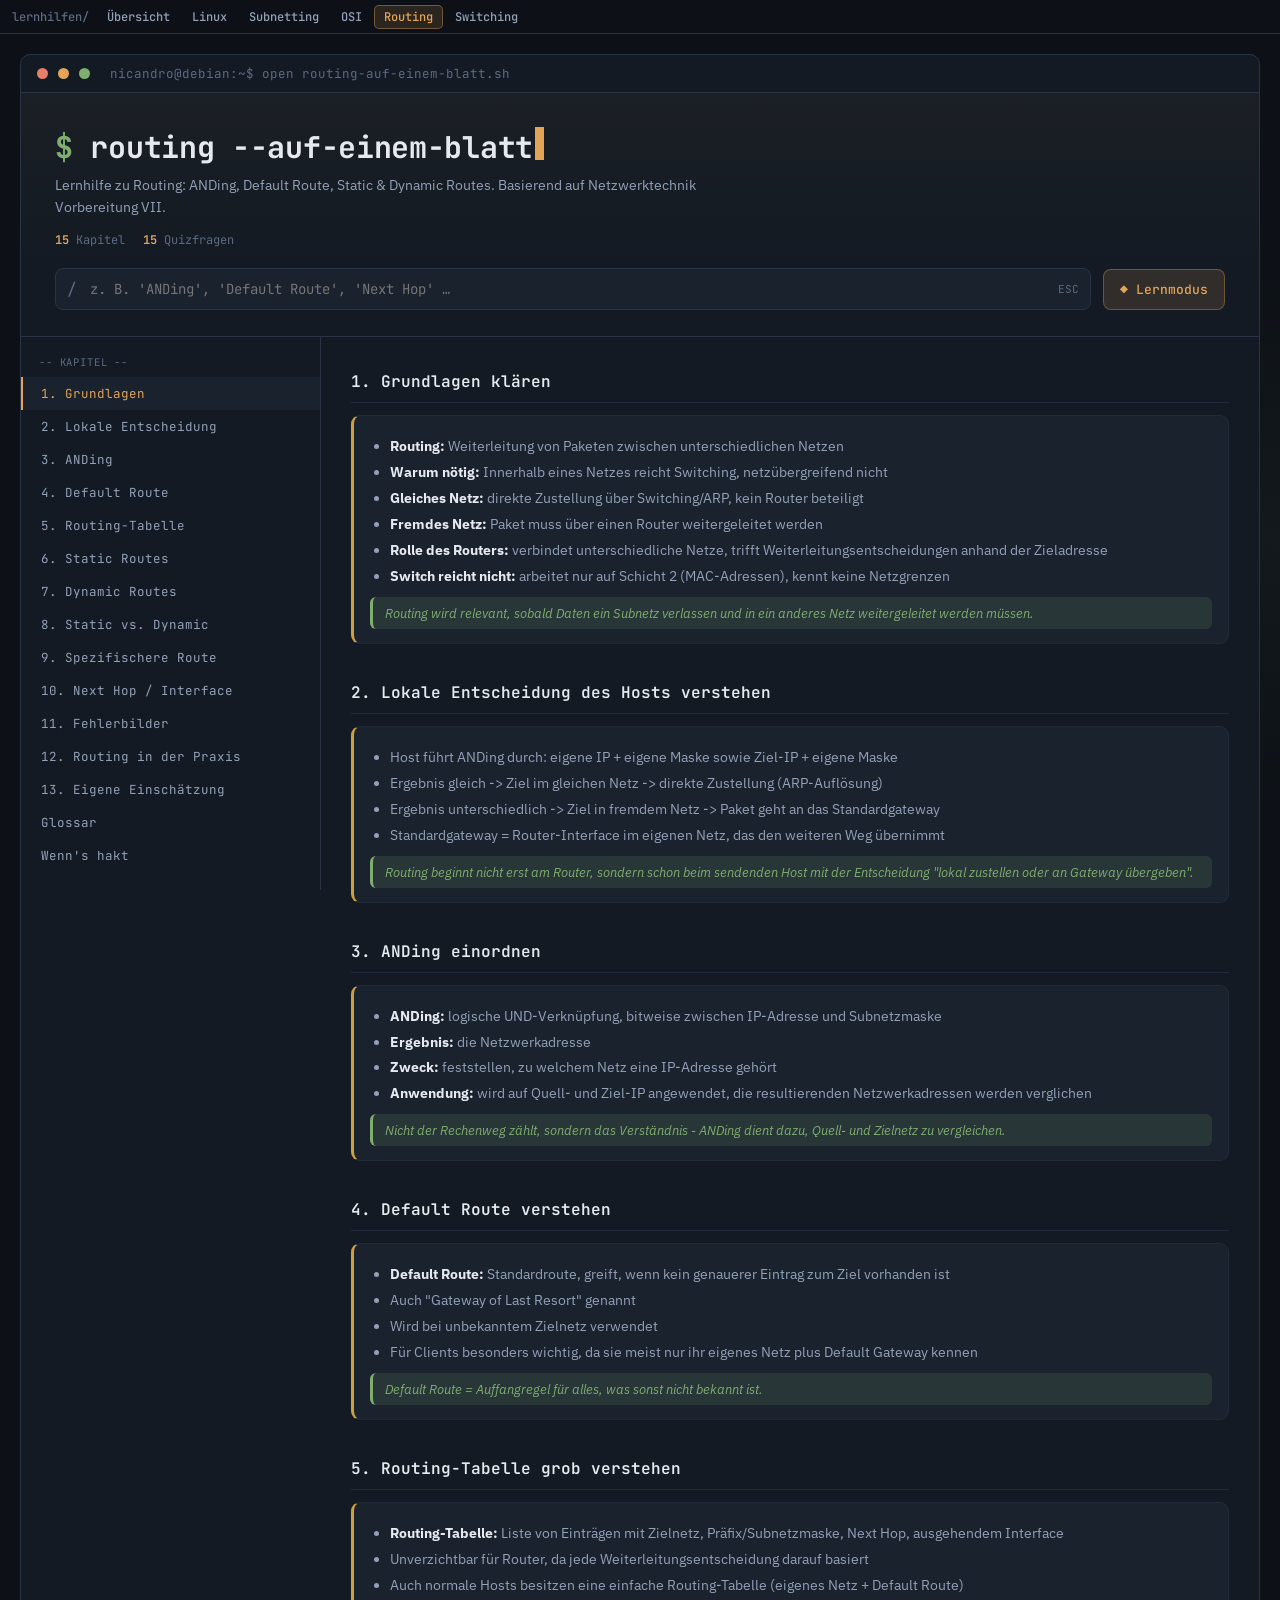
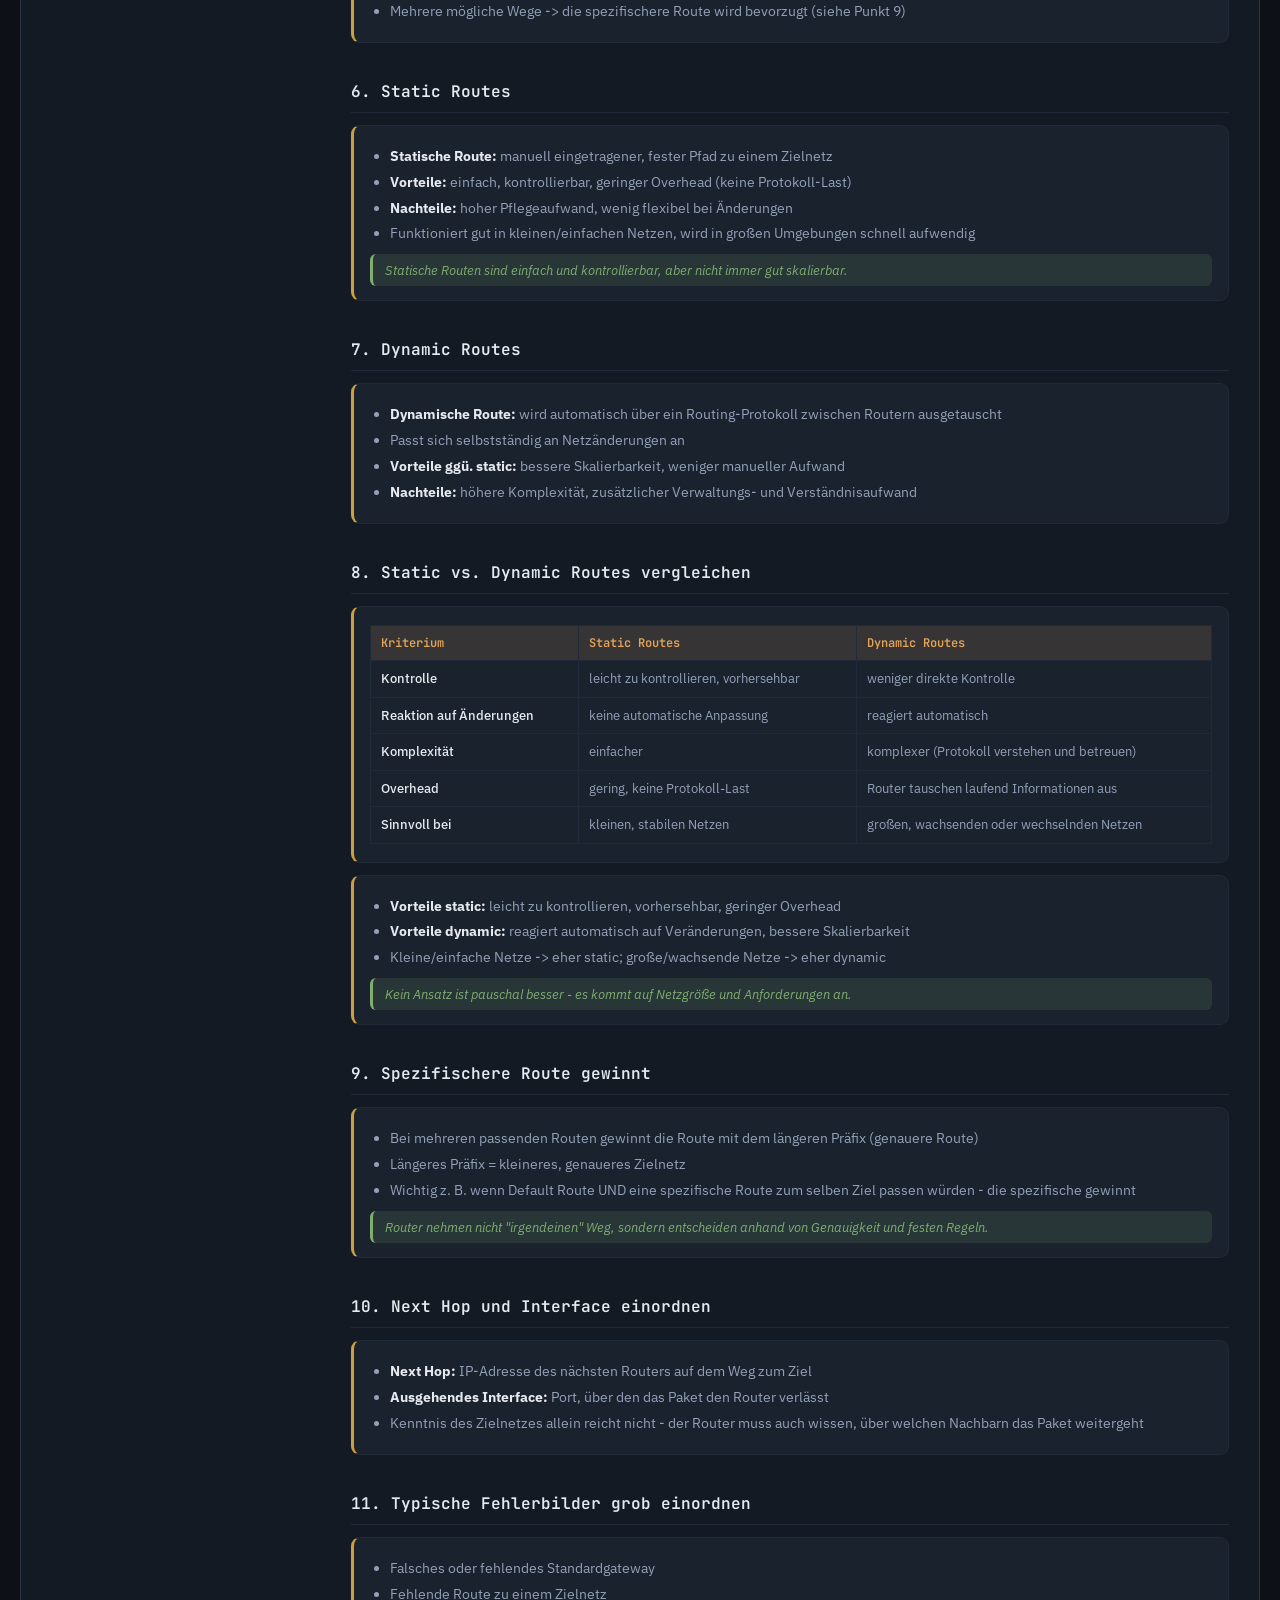
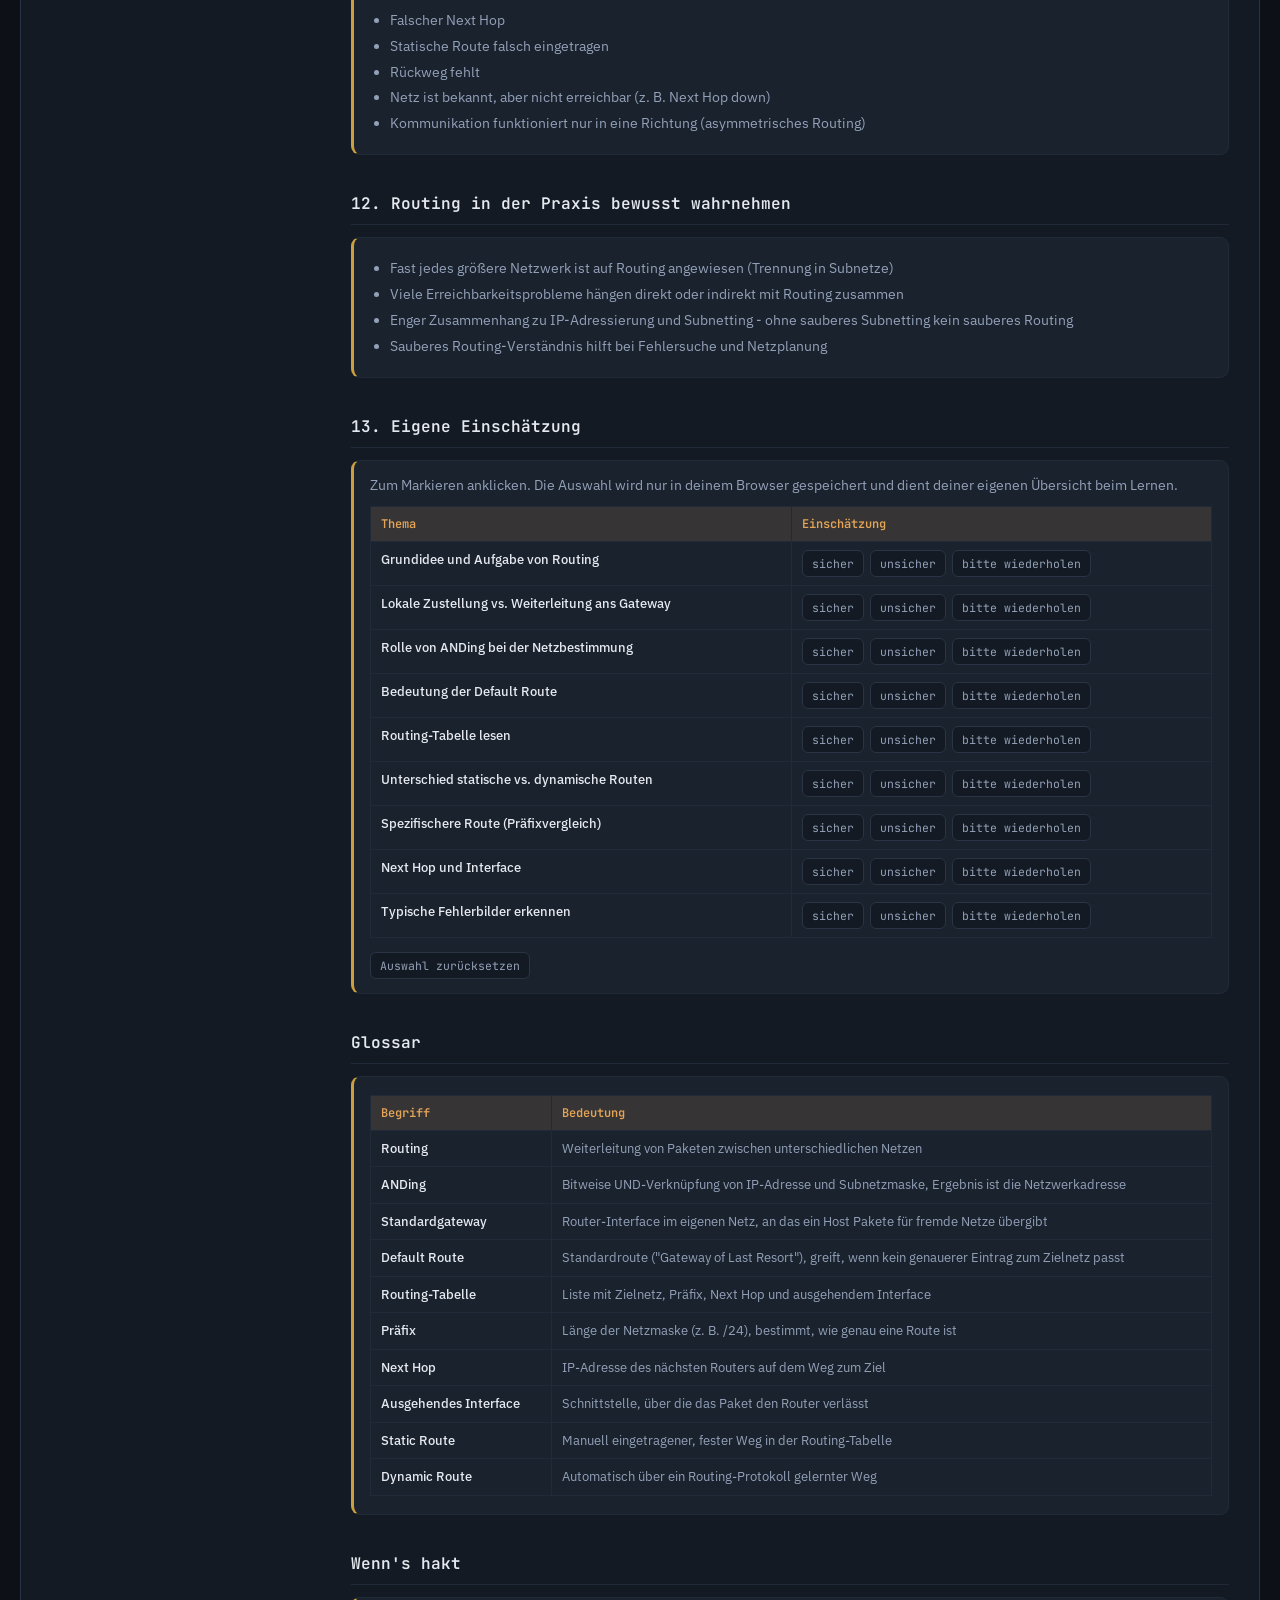
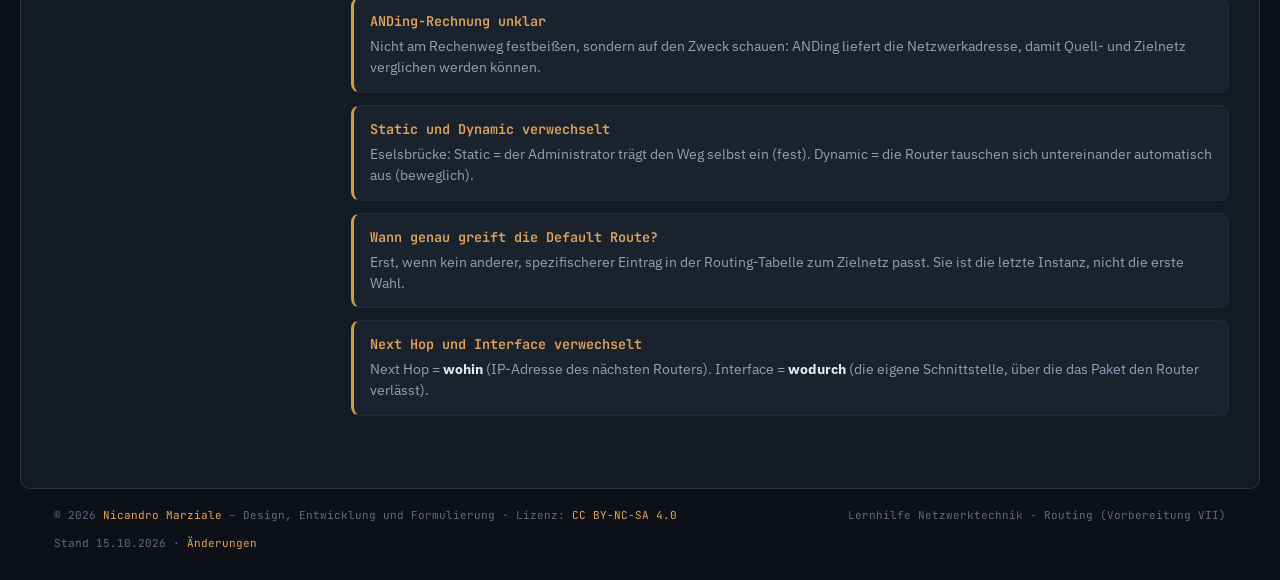
<file: routing-auf-einem-blatt.html>
<!DOCTYPE html>
<!-- Diese Datei wird von bauen.py erzeugt. Nicht hier bearbeiten, sondern in _vorlage/ bzw. _inhalt/. -->
<html lang="de">
<head>
<meta charset="UTF-8">
<meta name="viewport" content="width=device-width, initial-scale=1.0">
<title>routing-auf-einem-blatt.sh</title>
<meta name="description" content="ANDing, Default Route, statisch vs. dynamisch, Fehlerbilder, Glossar, Quiz mit 15 Fragen, Selbsteinschätzung">
<link rel="preconnect" href="https://fonts.googleapis.com">
<link rel="preconnect" href="https://fonts.gstatic.com" crossorigin>
<!-- Schriften nicht blockierend laden: Suche und Lernmodus funktionieren sofort, auch wenn Google Fonts langsam oder gesperrt ist -->
<link href="https://fonts.googleapis.com/css2?family=JetBrains+Mono:wght@400;500;600;700&family=IBM+Plex+Sans:wght@400;500;600;700&display=swap" rel="stylesheet" media="print" onload="this.media='all'">
<noscript><link href="https://fonts.googleapis.com/css2?family=JetBrains+Mono:wght@400;500;600;700&family=IBM+Plex+Sans:wght@400;500;600;700&display=swap" rel="stylesheet"></noscript>
<style>
/* ==========================================================================
   Lernhilfen FiSi – gemeinsames Design (Terminal-Stil)
   Wird von bauen.py in jede Seite eingebettet. Hier ändern, dann bauen.
   ========================================================================== */
:root{
  --bg:#0d1117;
  --bg-elevated:#131a23;
  --surface:#1a222e;
  --surface-hover:#212b3a;
  --border:#2a3444;
  --border-soft:#212a38;
  --text-primary:#e6eaf0;
  --text-secondary:#93a1b8;
  --text-muted:#5c6b83;
  --amber:#e3a458;
  --amber-soft:rgba(227,164,88,0.14);
  --amber-dim:rgba(227,164,88,0.35);
  --gold:#cc9f3f;
  --green:#7fae70;
  --green-soft:rgba(127,174,112,0.14);
  --red:#c77b6e;
  --red-soft:rgba(199,123,110,0.14);
  --mono:'JetBrains Mono',ui-monospace,Consolas,monospace;
  --sans:'IBM Plex Sans',system-ui,sans-serif;
  --lh-h:34px;
  color-scheme:dark;
}
*{box-sizing:border-box;}
html,body{margin:0;padding:0;}
body{
  background:
    radial-gradient(ellipse 900px 500px at 15% -10%, rgba(227,164,88,0.06), transparent 60%),
    radial-gradient(ellipse 700px 500px at 100% 10%, rgba(127,174,112,0.05), transparent 55%),
    var(--bg);
  color:var(--text-primary);
  font-family:var(--sans);
  min-height:100vh;
  -webkit-font-smoothing:antialiased;
}
::selection{background:var(--amber-soft);color:var(--text-primary);}
::-webkit-scrollbar{width:10px;height:10px;}
::-webkit-scrollbar-track{background:transparent;}
::-webkit-scrollbar-thumb{background:var(--border);border-radius:8px;}
::-webkit-scrollbar-thumb:hover{background:var(--surface-hover);}

/* ---- Lernhilfen-Leiste (Links zu allen Lernhilfen, bleibt oben stehen) ---- */
.lh-nav{position:sticky;top:env(safe-area-inset-top,0px);z-index:40;height:var(--lh-h);
  display:flex;align-items:center;gap:2px;overflow-x:auto;white-space:nowrap;scrollbar-width:none;
  padding:0 max(12px,env(safe-area-inset-right,0px)) 0 max(12px,env(safe-area-inset-left,0px));
  background:#0d1117;border-bottom:1px solid var(--border);
  font:500 12px/1 var(--mono);}
.lh-nav::-webkit-scrollbar{display:none;}
.lh-nav .lh-ttl{color:var(--text-muted);padding-right:6px;}
.lh-nav a{color:var(--text-secondary);text-decoration:none;padding:5px 9px;border-radius:5px;border:1px solid transparent;}
.lh-nav a:hover{color:var(--text-primary);background:var(--surface);}
.lh-nav a[aria-current="page"]{color:var(--amber);border-color:rgba(227,164,88,0.4);background:var(--amber-soft);}
.lh-nav a:focus-visible{outline:2px solid var(--amber);outline-offset:1px;}

/* ---- Terminal-Rahmen ---- */
.termbar{
  max-width:1240px;margin:20px auto 0;
  background:var(--bg-elevated);
  border:1px solid var(--border);
  border-radius:10px 10px 0 0;
  padding:10px 16px;
  display:flex;align-items:center;gap:10px;
}
.dot{width:11px;height:11px;border-radius:50%;flex-shrink:0;}
.dot.d1{background:#e37f6b;}
.dot.d2{background:var(--amber);}
.dot.d3{background:var(--green);}
.termbar .path{margin-left:10px;color:var(--text-muted);font-family:var(--mono);font-size:12.5px;white-space:nowrap;overflow:hidden;text-overflow:ellipsis;}
/* overflow:clip statt hidden: kein eigener Scroll-Bereich, sonst bleibt die Kapitelleiste nicht stehen */
.wrap{max-width:1240px;margin:0 auto;border:1px solid var(--border);border-top:none;border-radius:0 0 10px 10px;background:var(--bg-elevated);overflow:hidden;overflow:clip;}

/* ---- Kopfbereich ---- */
header.hero{padding:34px 34px 26px;border-bottom:1px solid var(--border);background:linear-gradient(180deg, rgba(227,164,88,0.04), transparent 70%);}
h1{font-family:var(--mono);font-weight:700;font-size:clamp(22px,3vw,30px);margin:0;color:var(--text-primary);letter-spacing:-0.01em;overflow-wrap:anywhere;}
h1 .prompt{color:var(--green);}
h1 .cursor{display:inline-block;width:9px;height:1.1em;background:var(--amber);margin-left:2px;vertical-align:-2px;animation:blink 1.1s step-end infinite;}
@keyframes blink{50%{opacity:0;}}
.subtitle{color:var(--text-secondary);font-size:14px;margin:8px 0 0;max-width:680px;line-height:1.55;}
.meta-row{display:flex;gap:18px;color:var(--text-muted);font-family:var(--mono);font-size:12px;margin-top:14px;flex-wrap:wrap;}
.meta-row span b{color:var(--amber);font-weight:600;}

.controls{display:flex;gap:12px;align-items:center;margin-top:20px;flex-wrap:wrap;}
.search-box{flex:1;min-width:240px;position:relative;}
.search-box input{width:100%;background:var(--surface);border:1px solid var(--border);color:var(--text-primary);font-family:var(--mono);font-size:14px;padding:11px 46px 11px 34px;border-radius:8px;outline:none;transition:border-color .15s, box-shadow .15s;}
.search-box input:focus{border-color:var(--amber-dim);box-shadow:0 0 0 3px var(--amber-soft);}
.search-box .glyph{position:absolute;left:12px;top:50%;transform:translateY(-50%);color:var(--text-muted);font-family:var(--mono);pointer-events:none;}
.search-box .hint{position:absolute;right:12px;top:50%;transform:translateY(-50%);color:var(--text-muted);font-size:11px;font-family:var(--mono);pointer-events:none;}
.btn{font-family:var(--mono);font-size:13px;font-weight:500;background:var(--surface);border:1px solid var(--border);color:var(--text-primary);padding:11px 16px;border-radius:8px;cursor:pointer;transition:all .15s;white-space:nowrap;}
.btn:hover{background:var(--surface-hover);border-color:var(--amber-dim);}
.btn:focus-visible,.cat-link:focus-visible,.sc-btn:focus-visible,.lm-card:focus-visible{outline:2px solid var(--amber);outline-offset:2px;}
.btn.primary{background:var(--amber-soft);border-color:var(--amber-dim);color:var(--amber);}
.btn.primary:hover{background:rgba(227,164,88,0.22);}
.btn.an{background:rgba(204,159,63,0.16);border-color:var(--gold);color:var(--gold);}

/* ---- Kapitelleiste (links, bleibt stehen) ---- */
.layout{display:flex;}
nav.sidebar{width:300px;flex-shrink:0;border-right:1px solid var(--border);padding:18px 0;max-height:calc(100vh - var(--lh-h) - 8px);overflow-y:auto;position:sticky;top:var(--lh-h);align-self:flex-start;}
.sidebar .lslabel{font-family:var(--mono);font-size:10.5px;color:var(--text-muted);padding:0 18px 8px;text-transform:uppercase;letter-spacing:.08em;}
.cat-link{display:flex;align-items:center;gap:10px;width:100%;padding:8px 18px;background:none;border:none;cursor:pointer;text-align:left;font-family:var(--mono);font-size:12.5px;color:var(--text-secondary);border-left:2px solid transparent;transition:all .12s;}
.cat-link .perm{color:var(--text-muted);opacity:.65;}
.cat-link .name{color:inherit;flex:1;}
.cat-link .cnt{color:var(--text-muted);font-size:11px;}
.cat-link:hover{background:var(--surface);color:var(--text-primary);}
.cat-link.active{background:var(--surface);color:var(--amber);border-left-color:var(--amber);}
.cat-link.active .cnt{color:var(--amber);}

/* ---- Inhalt ---- */
main.content{flex:1;min-width:0;padding:8px 30px 60px;}
.category-section{padding-top:26px;scroll-margin-top:calc(var(--lh-h) + 16px);}
.category-head{display:flex;align-items:baseline;flex-wrap:wrap;gap:4px 10px;margin-bottom:4px;padding-bottom:10px;border-bottom:1px solid var(--border-soft);}
.category-head h2{font-family:var(--mono);font-size:16px;margin:0;color:var(--text-primary);font-weight:600;text-wrap:balance;}
.category-head .path{color:var(--text-muted);font-size:12px;font-family:var(--mono);}

/* Gruppe = Zwischenüberschrift innerhalb eines Kapitels */
.group{margin-top:24px;}
.group-name{font-size:13.5px;font-weight:600;color:var(--amber);font-family:var(--mono);text-transform:uppercase;letter-spacing:.06em;margin:0 0 12px;padding:3px 0 3px 10px;border-left:3px solid var(--gold);}
.cards{display:grid;grid-template-columns:repeat(auto-fill,minmax(300px,1fr));gap:10px;}

/* Karte */
.card{background:var(--surface);border:1px solid var(--border-soft);border-left:3px solid var(--gold);border-radius:9px;padding:14px 16px;margin:12px 0;transition:border-color .15s;min-width:0;}
.card:hover{border-color:var(--amber-dim);}
.cards > .card{margin:0;}
.card h4{margin:0 0 6px;font-family:var(--mono);font-size:13.5px;color:var(--amber);font-weight:600;}
.card p{margin:0 0 6px;font-size:13.5px;color:var(--text-secondary);line-height:1.55;}
.card p:last-child{margin-bottom:0;}
.card ul,.card ol{margin:6px 0;padding-left:20px;}
.card li{font-size:13.5px;color:var(--text-secondary);line-height:1.55;margin-bottom:5px;}
.card li b,.card p b{color:var(--text-primary);}
.card-note{font-size:12px;color:var(--text-muted);margin:2px 0 10px;}
code{background:rgba(255,255,255,0.06);padding:1px 6px;border-radius:4px;font-family:var(--mono);font-size:.92em;color:#cbd6e4;}

/* Merksatz und Hinweiskästen */
.merksatz{margin-top:10px;padding:8px 12px;background:var(--green-soft);border-left:3px solid var(--green);border-radius:6px;color:var(--green);font-size:12.5px;font-style:italic;}
.hinweis{margin-top:10px;padding:9px 12px;border-left:3px solid var(--amber);border-radius:6px;background:var(--amber-soft);font-size:13px;color:var(--text-secondary);line-height:1.55;}
.hinweis b{display:block;font-family:var(--mono);font-size:12px;color:var(--amber);margin-bottom:2px;}
.hinweis.merk{border-left-color:var(--green);background:var(--green-soft);}
.hinweis.merk b{color:var(--green);}
.hinweis.fehler{border-left-color:var(--red);background:var(--red-soft);}
.hinweis.fehler b{color:var(--red);}

/* Formel-/Wert-Etikett */
.formel{display:inline-block;background:var(--amber-soft);color:var(--amber);padding:2px 8px;border-radius:5px;font-family:var(--mono);font-size:.86em;margin:2px 4px 2px 0;}

/* Nummerierte Rechenschritte */
.schritte{list-style:none;counter-reset:schritt;padding-left:0 !important;margin:8px 0;}
.schritte li{counter-increment:schritt;position:relative;padding:5px 0 5px 34px;}
.schritte li::before{content:counter(schritt);position:absolute;left:0;top:4px;width:22px;height:22px;border-radius:50%;background:var(--amber-soft);color:var(--amber);font:600 11px/22px var(--mono);text-align:center;}

/* Tabellen */
.tbl-wrap{overflow-x:auto;}
.tbl{width:100%;border-collapse:collapse;font-size:13px;margin:4px 0;}
.tbl th,.tbl td{border:1px solid var(--border-soft);padding:8px 10px;text-align:left;vertical-align:top;line-height:1.5;}
.tbl th{background:var(--amber-soft);color:var(--amber);font-family:var(--mono);font-weight:600;font-size:12px;}
.tbl td{color:var(--text-secondary);}
.tbl td:first-child{color:var(--text-primary);font-weight:500;}
.tbl.zahlen th,.tbl.zahlen td{text-align:center;font-variant-numeric:tabular-nums;}
.tbl.zahlen td:first-child{color:var(--text-secondary);font-weight:400;}

/* Schaubilder (SVG) */
.schaubild{margin:4px 0 10px;overflow-x:auto;}
.schaubild svg{display:block;width:100%;min-width:460px;max-width:760px;height:auto;margin:0 auto;}

/* Selbsteinschätzung */
.sc-btn{font-family:var(--mono);font-size:11.5px;background:var(--bg-elevated);border:1px solid var(--border);color:var(--text-secondary);padding:5px 9px;border-radius:6px;cursor:pointer;white-space:nowrap;}
.sc-btn:hover{border-color:var(--amber-dim);}
.sc-btn.sicher.active{background:var(--green-soft);border-color:var(--green);color:var(--green);}
.sc-btn.unsicher.active{background:var(--amber-soft);border-color:var(--amber);color:var(--amber);}
.sc-btn.wiederholen.active{background:var(--red-soft);border-color:var(--red);color:var(--red);}
.sc-actions{display:flex;gap:6px;flex-wrap:wrap;}

mark{background:var(--amber-soft);color:var(--amber);border-radius:3px;padding:0 1px;}
.no-results{text-align:center;padding:60px 20px;color:var(--text-muted);font-family:var(--mono);font-size:13px;display:none;}
.hidden{display:none !important;}

/* ---- Lernmodus (Lernkarten oder Quiz) ---- */
.lernmodus{position:fixed;inset:0;background:rgba(8,11,16,0.82);backdrop-filter:blur(4px);display:none;align-items:center;justify-content:center;z-index:50;padding:20px;}
.lernmodus.open{display:flex;}
.lm-box{width:100%;max-width:600px;max-height:calc(100vh - 40px);overflow-y:auto;background:var(--bg-elevated);border:1px solid var(--border);border-radius:14px;padding:28px;position:relative;}
.lm-close{position:absolute;top:16px;right:16px;background:none;border:none;color:var(--text-muted);font-size:20px;cursor:pointer;line-height:1;padding:4px;}
.lm-close:hover{color:var(--text-primary);}
.lm-progress{font-family:var(--mono);font-size:12px;color:var(--text-muted);margin-bottom:6px;}
.lm-bar{height:4px;background:var(--surface);border-radius:2px;overflow:hidden;margin-bottom:22px;}
.lm-bar-fill{height:100%;background:linear-gradient(90deg,var(--amber),var(--green));transition:width .25s;}
.lm-cat{font-family:var(--mono);font-size:11px;color:var(--gold);text-transform:uppercase;letter-spacing:.06em;}
/* Lernkarten */
.lm-card{min-height:190px;border:1px solid var(--border);border-radius:12px;background:var(--surface);padding:26px;display:flex;flex-direction:column;align-items:center;justify-content:center;text-align:center;cursor:pointer;gap:14px;}
.lm-front{font-size:17px;color:var(--text-primary);line-height:1.5;}
.lm-reveal{font-size:16px;font-weight:600;color:var(--green);line-height:1.5;}
.lm-reveal.mono{font-family:var(--mono);font-size:20px;font-weight:700;}
.lm-extra{margin-top:10px;font-size:13px;color:var(--text-secondary);line-height:1.5;}
.lm-extra.mono{font-family:var(--mono);}
.lm-flip-hint{font-family:var(--mono);font-size:11px;color:var(--text-muted);}
.lm-actions{display:flex;gap:10px;margin-top:18px;}
.lm-actions .btn{flex:1;text-align:center;justify-content:center;}
.btn.again{border-color:rgba(227,164,88,0.4);color:var(--amber);}
.btn.know{border-color:rgba(127,174,112,0.4);color:var(--green);}
.btn.again:hover{background:var(--amber-soft);}
.btn.know:hover{background:var(--green-soft);}
.lm-keys{font-family:var(--mono);font-size:10.5px;color:var(--text-muted);text-align:center;margin-top:12px;}
/* Quiz */
.lm-question{font-size:16px;color:var(--text-primary);line-height:1.5;margin:8px 0 16px;}
.lm-options{display:flex;flex-direction:column;gap:8px;margin-bottom:18px;}
.lm-opt{display:flex;align-items:flex-start;gap:10px;padding:10px 12px;border:1px solid var(--border);border-radius:8px;background:var(--surface);cursor:pointer;transition:border-color .15s;}
.lm-opt:hover{border-color:var(--amber-dim);}
.lm-opt input{margin-top:2px;accent-color:var(--amber);flex-shrink:0;}
.lm-opt span{font-size:13.5px;color:var(--text-secondary);line-height:1.5;}
.lm-opt.correct{border-color:var(--green);background:var(--green-soft);}
.lm-opt.correct span{color:var(--green);}
.lm-opt.wrong{border-color:var(--red);background:var(--red-soft);}
.lm-opt.wrong span{color:var(--red);}
.lm-hint{font-family:var(--mono);font-size:11px;color:var(--text-muted);margin-bottom:14px;}
.lm-explain{font-size:12.5px;color:var(--text-secondary);background:var(--surface);border-left:3px solid var(--amber);border-radius:6px;padding:10px 12px;margin-bottom:16px;display:none;}
.lm-explain.show{display:block;}
.btn.check{border-color:var(--amber-dim);color:var(--amber);}
.btn.check:hover{background:var(--amber-soft);}
.btn.next{border-color:rgba(127,174,112,0.4);color:var(--green);}
.btn.next:hover{background:var(--green-soft);}
/* Ende einer Runde */
.lm-done{text-align:center;padding:20px 0;}
.lm-done h3{font-family:var(--mono);color:var(--amber);margin:0 0 8px;}
.lm-done p{color:var(--text-secondary);font-size:13.5px;margin:0 0 18px;}

/* ---- Fußzeile ---- */
.seitenfuss{max-width:1240px;margin:0 auto;padding:18px 34px 28px;font-family:var(--mono);font-size:11px;line-height:1.6;color:var(--text-muted);display:flex;gap:10px 18px;flex-wrap:wrap;justify-content:space-between;}
.seitenfuss a{color:var(--amber);text-decoration:none;}
.seitenfuss a:hover{text-decoration:underline;}

/* ---- Handy ---- */
@media (max-width:820px){
  .layout{flex-direction:column;}
  nav.sidebar{width:100%;position:sticky;top:var(--lh-h);z-index:10;background:var(--bg-elevated);max-height:none;border-right:none;border-bottom:1px solid var(--border);display:flex;overflow-x:auto;padding:12px;gap:4px;}
  .sidebar .lslabel{display:none;}
  .cat-link{width:auto;flex-shrink:0;border-left:none;border-bottom:2px solid transparent;border-radius:6px;padding:7px 12px;}
  .cat-link .perm{display:none;}
  .cat-link.active{border-bottom-color:var(--amber);}
  .category-section{scroll-margin-top:calc(var(--lh-h) + 72px);}
  header.hero{padding:24px 18px 20px;}
  main.content{padding:8px 16px 50px;}
  .termbar{margin:10px 10px 0;}
  .wrap{margin:0 10px;}
  .seitenfuss{padding:18px;}
  .lm-box{padding:22px 18px;}
}
@media (prefers-reduced-motion:reduce){
  h1 .cursor{animation:none;}
  *{transition:none !important;scroll-behavior:auto !important;}
}
@media print{
  .lh-nav,nav.sidebar,.controls,.lernmodus{display:none !important;}
  .category-section{break-inside:avoid-page;}
}

/* ---- Sprachauswahl für Fachbegriffe ---- */
.sprachwahl{position:relative;}
.sprach-menue{position:absolute;right:0;top:calc(100% + 6px);z-index:30;min-width:220px;background:var(--bg-elevated);border:1px solid var(--border);border-radius:10px;padding:10px;box-shadow:0 10px 30px rgba(0,0,0,0.5);}
.sprach-titel{font-family:var(--mono);font-size:10.5px;color:var(--text-muted);text-transform:uppercase;letter-spacing:.08em;margin:2px 4px 8px;}
.sprach-option{display:flex;align-items:center;gap:10px;padding:7px 8px;border-radius:6px;cursor:pointer;font-size:13.5px;color:var(--text-secondary);}
.sprach-option:hover{background:var(--surface);color:var(--text-primary);}
.sprach-option input{accent-color:var(--amber);}
.sprach-code{font-family:var(--mono);font-size:11.5px;font-weight:600;color:var(--amber);min-width:22px;}
.sprach-hinweis{font-size:11.5px;color:var(--text-muted);margin:8px 4px 2px;}
@media (max-width:820px){.sprach-menue{right:auto;left:0;}}
</style>

</head>
<body>
<nav class="lh-nav" aria-label="Lernhilfen"><span class="lh-ttl">lernhilfen/</span><a href="index.html">Übersicht</a><a href="linux-auf-einem-blatt.html">Linux</a><a href="subnetting-vlsm-auf-einem-blatt.html">Subnetting</a><a href="osi-modell-auf-einem-blatt.html">OSI</a><a href="routing-auf-einem-blatt.html" aria-current="page">Routing</a><a href="switching-auf-einem-blatt.html">Switching</a></nav>

<div class="termbar">
  <div class="dot d1"></div><div class="dot d2"></div><div class="dot d3"></div>
  <span class="path">nicandro@debian:~$ open routing-auf-einem-blatt.sh</span>
</div>

<div class="wrap">
  <header class="hero">
    <h1><span class="prompt">$</span> routing --auf-einem-blatt<span class="cursor"></span></h1>
    <p class="subtitle">Lernhilfe zu Routing: ANDing, Default Route, Static &amp; Dynamic Routes. Basierend auf Netzwerktechnik Vorbereitung VII.</p>
    <div class="meta-row">
      <span><b data-stat="kapitel">0</b> Kapitel</span>
      <span><b data-stat="lernen">0</b> Quizfragen</span>
      <span id="statVisible" class="hidden"><b id="statVisibleNum">0</b> Treffer</span>
    </div>
    <div class="controls">
      <div class="search-box">
        <span class="glyph">/</span>
        <input id="searchInput" type="search" placeholder="z. B. &#x27;ANDing&#x27;, &#x27;Default Route&#x27;, &#x27;Next Hop&#x27; …" autocomplete="off" aria-label="Suchen">
        <span class="hint">ESC</span>
      </div>


      <button class="btn primary" id="lernBtn" type="button">◆ Lernmodus</button>
    </div>
  </header>

  <div class="layout">
    <nav class="sidebar" id="sidebar" aria-label="Kapitel">
      <div class="lslabel">-- kapitel --</div>
    </nav>
    <main class="content" id="content">
      <section class="category-section" id="c1" data-nav="1. Grundlagen">
        <div class="category-head"><h2>1. Grundlagen klären</h2></div>
        <div class="card" data-search="routing grundlagen switch router subnetz">
          <ul>
            <li><b>Routing:</b> Weiterleitung von Paketen zwischen unterschiedlichen Netzen</li>
            <li><b>Warum nötig:</b> Innerhalb eines Netzes reicht Switching, netzübergreifend nicht</li>
            <li><b>Gleiches Netz:</b> direkte Zustellung über Switching/ARP, kein Router beteiligt</li>
            <li><b>Fremdes Netz:</b> Paket muss über einen Router weitergeleitet werden</li>
            <li><b>Rolle des Routers:</b> verbindet unterschiedliche Netze, trifft Weiterleitungsentscheidungen anhand der Zieladresse</li>
            <li><b>Switch reicht nicht:</b> arbeitet nur auf Schicht 2 (MAC-Adressen), kennt keine Netzgrenzen</li>
          </ul>
          <div class="merksatz">Routing wird relevant, sobald Daten ein Subnetz verlassen und in ein anderes Netz weitergeleitet werden müssen.</div>
        </div>
      </section>

      <section class="category-section" id="c2" data-nav="2. Lokale Entscheidung">
        <div class="category-head"><h2>2. Lokale Entscheidung des Hosts verstehen</h2></div>
        <div class="card" data-search="host entscheidung gateway anding lokal">
          <ul>
            <li>Host führt ANDing durch: eigene IP + eigene Maske sowie Ziel-IP + eigene Maske</li>
            <li>Ergebnis gleich -> Ziel im gleichen Netz -> direkte Zustellung (ARP-Auflösung)</li>
            <li>Ergebnis unterschiedlich -> Ziel in fremdem Netz -> Paket geht an das Standardgateway</li>
            <li>Standardgateway = Router-Interface im eigenen Netz, das den weiteren Weg übernimmt</li>
          </ul>
          <div class="merksatz">Routing beginnt nicht erst am Router, sondern schon beim sendenden Host mit der Entscheidung "lokal zustellen oder an Gateway übergeben".</div>
        </div>
      </section>

      <section class="category-section" id="c3" data-nav="3. ANDing">
        <div class="category-head"><h2>3. ANDing einordnen</h2></div>
        <div class="card" data-search="anding subnetzmaske netzwerkadresse und-verknüpfung">
          <ul>
            <li><b>ANDing:</b> logische UND-Verknüpfung, bitweise zwischen IP-Adresse und Subnetzmaske</li>
            <li><b>Ergebnis:</b> die Netzwerkadresse</li>
            <li><b>Zweck:</b> feststellen, zu welchem Netz eine IP-Adresse gehört</li>
            <li><b>Anwendung:</b> wird auf Quell- und Ziel-IP angewendet, die resultierenden Netzwerkadressen werden verglichen</li>
          </ul>
          <div class="merksatz">Nicht der Rechenweg zählt, sondern das Verständnis - ANDing dient dazu, Quell- und Zielnetz zu vergleichen.</div>
        </div>
      </section>

      <section class="category-section" id="c4" data-nav="4. Default Route">
        <div class="category-head"><h2>4. Default Route verstehen</h2></div>
        <div class="card" data-search="default route standardroute gateway of last resort">
          <ul>
            <li><b>Default Route:</b> Standardroute, greift, wenn kein genauerer Eintrag zum Ziel vorhanden ist</li>
            <li>Auch "Gateway of Last Resort" genannt</li>
            <li>Wird bei unbekanntem Zielnetz verwendet</li>
            <li>Für Clients besonders wichtig, da sie meist nur ihr eigenes Netz plus Default Gateway kennen</li>
          </ul>
          <div class="merksatz">Default Route = Auffangregel für alles, was sonst nicht bekannt ist.</div>
        </div>
      </section>

      <section class="category-section" id="c5" data-nav="5. Routing-Tabelle">
        <div class="category-head"><h2>5. Routing-Tabelle grob verstehen</h2></div>
        <div class="card" data-search="routing-tabelle zielnetz next hop interface präfix">
          <ul>
            <li><b>Routing-Tabelle:</b> Liste von Einträgen mit Zielnetz, Präfix/Subnetzmaske, Next Hop, ausgehendem Interface</li>
            <li>Unverzichtbar für Router, da jede Weiterleitungsentscheidung darauf basiert</li>
            <li>Auch normale Hosts besitzen eine einfache Routing-Tabelle (eigenes Netz + Default Route)</li>
            <li>Mehrere mögliche Wege -> die spezifischere Route wird bevorzugt (siehe Punkt 9)</li>
          </ul>
        </div>
      </section>

      <section class="category-section" id="c6" data-nav="6. Static Routes">
        <div class="category-head"><h2>6. Static Routes</h2></div>
        <div class="card" data-search="statische route manuell overhead pflegeaufwand">
          <ul>
            <li><b>Statische Route:</b> manuell eingetragener, fester Pfad zu einem Zielnetz</li>
            <li><b>Vorteile:</b> einfach, kontrollierbar, geringer Overhead (keine Protokoll-Last)</li>
            <li><b>Nachteile:</b> hoher Pflegeaufwand, wenig flexibel bei Änderungen</li>
            <li>Funktioniert gut in kleinen/einfachen Netzen, wird in großen Umgebungen schnell aufwendig</li>
          </ul>
          <div class="merksatz">Statische Routen sind einfach und kontrollierbar, aber nicht immer gut skalierbar.</div>
        </div>
      </section>

      <section class="category-section" id="c7" data-nav="7. Dynamic Routes">
        <div class="category-head"><h2>7. Dynamic Routes</h2></div>
        <div class="card" data-search="dynamische route protokoll automatisch skalierbarkeit">
          <ul>
            <li><b>Dynamische Route:</b> wird automatisch über ein Routing-Protokoll zwischen Routern ausgetauscht</li>
            <li>Passt sich selbstständig an Netzänderungen an</li>
            <li><b>Vorteile ggü. static:</b> bessere Skalierbarkeit, weniger manueller Aufwand</li>
            <li><b>Nachteile:</b> höhere Komplexität, zusätzlicher Verwaltungs- und Verständnisaufwand</li>
          </ul>
        </div>
      </section>

      <section class="category-section" id="c8" data-nav="8. Static vs. Dynamic">
        <div class="category-head"><h2>8. Static vs. Dynamic Routes vergleichen</h2></div>
        <div class="card" data-search="vergleich statisch dynamisch tabelle kontrolle komplexität overhead änderungen static dynamic">
          <div class="tbl-wrap"><table class="tbl">
            <tr><th>Kriterium</th><th>Static Routes</th><th>Dynamic Routes</th></tr>
            <tr><td>Kontrolle</td><td>leicht zu kontrollieren, vorhersehbar</td><td>weniger direkte Kontrolle</td></tr>
            <tr><td>Reaktion auf Änderungen</td><td>keine automatische Anpassung</td><td>reagiert automatisch</td></tr>
            <tr><td>Komplexität</td><td>einfacher</td><td>komplexer (Protokoll verstehen und betreuen)</td></tr>
            <tr><td>Overhead</td><td>gering, keine Protokoll-Last</td><td>Router tauschen laufend Informationen aus</td></tr>
            <tr><td>Sinnvoll bei</td><td>kleinen, stabilen Netzen</td><td>großen, wachsenden oder wechselnden Netzen</td></tr>
          </table></div>
        </div>
        <div class="card" data-search="vergleich statisch dynamisch vorteile nachteile">
          <ul>
            <li><b>Vorteile static:</b> leicht zu kontrollieren, vorhersehbar, geringer Overhead</li>
            <li><b>Vorteile dynamic:</b> reagiert automatisch auf Veränderungen, bessere Skalierbarkeit</li>
            <li>Kleine/einfache Netze -> eher static; große/wachsende Netze -> eher dynamic</li>
          </ul>
          <div class="merksatz">Kein Ansatz ist pauschal besser - es kommt auf Netzgröße und Anforderungen an.</div>
        </div>
      </section>

      <section class="category-section" id="c9" data-nav="9. Spezifischere Route">
        <div class="category-head"><h2>9. Spezifischere Route gewinnt</h2></div>
        <div class="card" data-search="spezifischere route präfix longest match">
          <ul>
            <li>Bei mehreren passenden Routen gewinnt die Route mit dem längeren Präfix (genauere Route)</li>
            <li>Längeres Präfix = kleineres, genaueres Zielnetz</li>
            <li>Wichtig z. B. wenn Default Route UND eine spezifische Route zum selben Ziel passen würden - die spezifische gewinnt</li>
          </ul>
          <div class="merksatz">Router nehmen nicht "irgendeinen" Weg, sondern entscheiden anhand von Genauigkeit und festen Regeln.</div>
        </div>
      </section>

      <section class="category-section" id="c10" data-nav="10. Next Hop / Interface">
        <div class="category-head"><h2>10. Next Hop und Interface einordnen</h2></div>
        <div class="card" data-search="next hop interface nächster router port">
          <ul>
            <li><b>Next Hop:</b> IP-Adresse des nächsten Routers auf dem Weg zum Ziel</li>
            <li><b>Ausgehendes Interface:</b> Port, über den das Paket den Router verlässt</li>
            <li>Kenntnis des Zielnetzes allein reicht nicht - der Router muss auch wissen, über welchen Nachbarn das Paket weitergeht</li>
          </ul>
        </div>
      </section>

      <section class="category-section" id="c11" data-nav="11. Fehlerbilder">
        <div class="category-head"><h2>11. Typische Fehlerbilder grob einordnen</h2></div>
        <div class="card" data-search="fehlerbilder gateway route rückweg asymmetrisch">
          <ul>
            <li>Falsches oder fehlendes Standardgateway</li>
            <li>Fehlende Route zu einem Zielnetz</li>
            <li>Falscher Next Hop</li>
            <li>Statische Route falsch eingetragen</li>
            <li>Rückweg fehlt</li>
            <li>Netz ist bekannt, aber nicht erreichbar (z. B. Next Hop down)</li>
            <li>Kommunikation funktioniert nur in eine Richtung (asymmetrisches Routing)</li>
          </ul>
        </div>
      </section>

      <section class="category-section" id="c12" data-nav="12. Routing in der Praxis">
        <div class="category-head"><h2>12. Routing in der Praxis bewusst wahrnehmen</h2></div>
        <div class="card" data-search="praxis subnetting fehlersuche planung">
          <ul>
            <li>Fast jedes größere Netzwerk ist auf Routing angewiesen (Trennung in Subnetze)</li>
            <li>Viele Erreichbarkeitsprobleme hängen direkt oder indirekt mit Routing zusammen</li>
            <li>Enger Zusammenhang zu IP-Adressierung und Subnetting - ohne sauberes Subnetting kein sauberes Routing</li>
            <li>Sauberes Routing-Verständnis hilft bei Fehlersuche und Netzplanung</li>
          </ul>
        </div>
      </section>

      <section class="category-section" id="c13" data-nav="13. Eigene Einschätzung">
        <div class="category-head"><h2>13. Eigene Einschätzung</h2></div>
        <div class="card" data-search="einschätzung selbsteinschätzung sicher unsicher wiederholen">
          <div class="einschaetzung" data-schluessel="routing-selbsteinschaetzung" data-themen='["Grundidee und Aufgabe von Routing", "Lokale Zustellung vs. Weiterleitung ans Gateway", "Rolle von ANDing bei der Netzbestimmung", "Bedeutung der Default Route", "Routing-Tabelle lesen", "Unterschied statische vs. dynamische Routen", "Spezifischere Route (Präfixvergleich)", "Next Hop und Interface", "Typische Fehlerbilder erkennen"]'></div>
        </div>
      </section>

      <section class="category-section" id="c14" data-nav="Glossar">
        <div class="category-head"><h2>Glossar</h2></div>
        <div class="card" data-search="glossar begriffe routing anding default route next hop static route dynamic route routing-tabelle präfix standardgateway interface">
          <div class="tbl-wrap"><table class="tbl">
            <tr><th>Begriff</th><th>Bedeutung</th></tr>
            <tr><td>Routing</td><td>Weiterleitung von Paketen zwischen unterschiedlichen Netzen</td></tr>
            <tr><td>ANDing</td><td>Bitweise UND-Verknüpfung von IP-Adresse und Subnetzmaske, Ergebnis ist die Netzwerkadresse</td></tr>
            <tr><td>Standardgateway</td><td>Router-Interface im eigenen Netz, an das ein Host Pakete für fremde Netze übergibt</td></tr>
            <tr><td>Default Route</td><td>Standardroute ("Gateway of Last Resort"), greift, wenn kein genauerer Eintrag zum Zielnetz passt</td></tr>
            <tr><td>Routing-Tabelle</td><td>Liste mit Zielnetz, Präfix, Next Hop und ausgehendem Interface</td></tr>
            <tr><td>Präfix</td><td>Länge der Netzmaske (z. B. /24), bestimmt, wie genau eine Route ist</td></tr>
            <tr><td>Next Hop</td><td>IP-Adresse des nächsten Routers auf dem Weg zum Ziel</td></tr>
            <tr><td>Ausgehendes Interface</td><td>Schnittstelle, über die das Paket den Router verlässt</td></tr>
            <tr><td>Static Route</td><td>Manuell eingetragener, fester Weg in der Routing-Tabelle</td></tr>
            <tr><td>Dynamic Route</td><td>Automatisch über ein Routing-Protokoll gelernter Weg</td></tr>
          </table></div>
        </div>
      </section>

      <section class="category-section" id="c15" data-nav="Wenn's hakt">
        <div class="category-head"><h2>Wenn's hakt</h2></div>
        <div class="card" data-search="anding unklar rechnung rechenweg ip subnetzmaske hakt">
          <h4>ANDing-Rechnung unklar</h4>
          <p>Nicht am Rechenweg festbeißen, sondern auf den Zweck schauen: ANDing liefert die Netzwerkadresse, damit Quell- und Zielnetz verglichen werden können.</p>
        </div>
        <div class="card" data-search="static dynamic verwechselt unterschied eselsbrücke hakt">
          <h4>Static und Dynamic verwechselt</h4>
          <p>Eselsbrücke: Static = der Administrator trägt den Weg selbst ein (fest). Dynamic = die Router tauschen sich untereinander automatisch aus (beweglich).</p>
        </div>
        <div class="card" data-search="default route wann greift zielnetz unbekannt hakt">
          <h4>Wann genau greift die Default Route?</h4>
          <p>Erst, wenn kein anderer, spezifischerer Eintrag in der Routing-Tabelle zum Zielnetz passt. Sie ist die letzte Instanz, nicht die erste Wahl.</p>
        </div>
        <div class="card" data-search="next hop interface verwechselt wohin wodurch hakt">
          <h4>Next Hop und Interface verwechselt</h4>
          <p>Next Hop = <b>wohin</b> (IP-Adresse des nächsten Routers). Interface = <b>wodurch</b> (die eigene Schnittstelle, über die das Paket den Router verlässt).</p>
        </div>
      </section>
      <div class="no-results" id="noResults">Keine Treffer. Versuch's mit einem anderen Begriff.</div>
    </main>
  </div>
</div>

<footer class="seitenfuss">
  <span>© 2026 <a href="https://github.com/nicandr0" target="_blank" rel="noopener">Nicandro Marziale</a> – Design, Entwicklung und Formulierung · Lizenz: <a href="https://creativecommons.org/licenses/by-nc-sa/4.0/deed.de" target="_blank" rel="noopener">CC BY-NC-SA 4.0</a></span>
  <span>Lernhilfe Netzwerktechnik - Routing (Vorbereitung VII)</span>
  <span>Stand 15.10.2026 · <a href="https://github.com/nicandr0/lernhilfen-fisi/blob/main/CHANGELOG.md" target="_blank" rel="noopener">Änderungen</a></span>
</footer>

<div class="lernmodus" id="lernmodus" role="dialog" aria-modal="true" aria-label="Lernmodus">
  <div class="lm-box">
    <button class="lm-close" type="button" aria-label="Schließen">×</button>
    <div id="lmKarten">
      <div class="lm-progress">Karte 1 / 1</div>
      <div class="lm-bar"><div class="lm-bar-fill"></div></div>
      <div class="lm-card" id="lmCard" tabindex="0" role="button" aria-label="Karte umdrehen">
        <div class="lm-cat" id="lmCat"></div>
        <div class="lm-front" id="lmFront"></div>
        <div id="lmBack" class="hidden">
          <div class="lm-reveal" id="lmReveal"></div>
          <div class="lm-extra" id="lmExtra"></div>
        </div>
        <div class="lm-flip-hint" id="lmFlipHint">Klicken zum Aufdecken</div>
      </div>
      <div class="lm-actions">
        <button class="btn again" id="lmAgain" type="button">↺ nochmal üben</button>
        <button class="btn know" id="lmKnow" type="button">✓ weiß ich</button>
      </div>
      <div class="lm-keys">Leertaste aufdecken · ← nochmal · → weiß ich · Esc schließen</div>
    </div>
    <div id="lmQuiz">
      <div class="lm-progress">Frage 1 / 1</div>
      <div class="lm-bar"><div class="lm-bar-fill"></div></div>
      <div class="lm-cat" id="lmQCat"></div>
      <div class="lm-question" id="lmQuestion"></div>
      <div class="lm-options" id="lmOptions"></div>
      <div class="lm-hint">Es können mehrere Antworten richtig sein - Checkbox(en) auswählen und prüfen.</div>
      <div class="lm-explain" id="lmExplain"></div>
      <div class="lm-actions">
        <button class="btn check" id="lmCheck" type="button">Prüfen</button>
        <button class="btn next hidden" id="lmNext" type="button">Weiter →</button>
      </div>
    </div>
    <div id="lmDone" class="lm-done hidden">
      <h3>Runde fertig</h3>
      <p id="lmDoneText"></p>
      <button class="btn primary" id="lmRestart" type="button">Neue Runde starten</button>
    </div>
  </div>
</div>

<script>
/* ---- Lernmodus: Quiz mit Checkboxen ---- */
const QUIZ = [
  {cat:'Grundlagen', q:'Warum reicht ein Switch für netzübergreifende Kommunikation nicht aus?', opts:[
    'Weil er nur auf Schicht 2 (MAC-Adressen) arbeitet und keine Netzgrenzen kennt',
    'Weil Switches keine Kabel unterstützen',
    'Weil ein Switch keine Pakete verarbeiten kann'
  ], correct:[0]},
  {cat:'Grundlagen', q:'Wann wird Routing relevant?', opts:[
    'Sobald Daten ein Subnetz verlassen und in ein anderes Netz müssen',
    'Nur wenn WLAN verwendet wird',
    'Nur beim Startvorgang eines Rechners'
  ], correct:[0]},
  {cat:'Lokale Entscheidung', q:'Welche Werte nutzt ein Host, um zu entscheiden, ob das Ziel im gleichen oder einem fremden Netz liegt?', opts:[
    'Eigene IP-Adresse',
    'Subnetzmaske',
    'Ziel-IP-Adresse',
    'MAC-Adresse des Zielrechners'
  ], correct:[0,1,2]},
  {cat:'Lokale Entscheidung', q:'Wohin sendet ein Host, wenn das Ziel in einem fremden Netz liegt?', opts:[
    'Direkt an die Ziel-IP',
    'An das Standardgateway',
    'An den DNS-Server'
  ], correct:[1]},
  {cat:'ANDing', q:'Was ist das Ergebnis eines ANDing zwischen IP-Adresse und Subnetzmaske?', opts:[
    'Die Netzwerkadresse',
    'Die MAC-Adresse',
    'Die Broadcast-Adresse'
  ], correct:[0]},
  {cat:'ANDing', q:'Wozu dient ANDing im Routing-Kontext?', opts:[
    'Um festzustellen, zu welchem Netz eine IP-Adresse gehört',
    'Um die Übertragungsgeschwindigkeit zu erhöhen',
    'Um Quell- und Zielnetz zu vergleichen'
  ], correct:[0,2]},
  {cat:'Default Route', q:'Wann wird die Default Route verwendet?', opts:[
    'Wenn für das Ziel keine spezifischere Route vorhanden ist',
    'Immer zuerst, bevor andere Routen geprüft werden',
    'Nur bei Dynamic Routing'
  ], correct:[0]},
  {cat:'Default Route', q:'Wie wird die Default Route auch genannt?', opts:[
    'Gateway of Last Resort',
    'Next Hop Protocol',
    'Loopback Route'
  ], correct:[0]},
  {cat:'Routing-Tabelle', q:'Welche Informationen stehen typischerweise in einer Routing-Tabelle?', opts:[
    'Zielnetz',
    'Next Hop',
    'Ausgehendes Interface',
    'Passwort des Routers'
  ], correct:[0,1,2]},
  {cat:'Static Routes', q:'Was ist ein Nachteil statischer Routen?', opts:[
    'Hoher Pflegeaufwand bei Änderungen',
    'Hoher Overhead durch Protokoll-Last',
    'Sie funktionieren nur mit IPv6'
  ], correct:[0]},
  {cat:'Static Routes', q:'Welche Vorteile haben statische Routen?', opts:[
    'Einfach und kontrollierbar',
    'Geringer Overhead',
    'Passen sich automatisch an Netzänderungen an'
  ], correct:[0,1]},
  {cat:'Dynamic Routes', q:'Was ist ein Vorteil dynamischer Routen gegenüber statischen?', opts:[
    'Bessere Skalierbarkeit in großen Netzen',
    'Geringerer Verwaltungsaufwand als bei statischen Routen',
    'Automatische Anpassung an Netzänderungen'
  ], correct:[0,2]},
  {cat:'Spezifischere Route', q:'Welche Route wird bevorzugt, wenn mehrere Routen zum Ziel passen?', opts:[
    'Die Route mit dem längeren Präfix (genauere Route)',
    'Immer die Default Route',
    'Die zuerst eingetragene Route'
  ], correct:[0]},
  {cat:'Next Hop', q:'Was beschreibt der Next Hop?', opts:[
    'Die IP-Adresse des nächsten Routers auf dem Weg zum Ziel',
    'Das Zielnetz selbst',
    'Die Subnetzmaske des Zielnetzes'
  ], correct:[0]},
  {cat:'Fehlerbilder', q:'Welche der folgenden sind typische Routing-Fehlerbilder?', opts:[
    'Fehlendes oder falsches Standardgateway',
    'Fehlender Rückweg',
    'Kommunikation funktioniert nur in eine Richtung',
    'Falsche Bildschirmauflösung'
  ], correct:[0,1,2]},
];
window.LH = { lernen: { art: 'quiz', fragen: QUIZ } };
</script>
<script>
/* ==========================================================================
   Lernhilfen FiSi – gemeinsames Verhalten aller Seiten
   Wird von bauen.py NACH dem Seitenskript eingebettet. Eine Seite kann vorher
   window.LH setzen:
     LH.rechte       true = Kapitelleiste im Stil "ls -la" mit Rechten und Anzahl
     LH.filter       function(card) -> true/false, zusätzlicher Filter zur Suche
     LH.lernen       { art:'karten', karten:[...] | function, runde:Zahl,
                       einheit:'Karten', hintenMono:bool, zusatzPrompt:bool }
                     { art:'quiz', fragen:[{cat,q,opts,correct}] }
     Karte:          { tag, vorne, hinten, zusatz }   Texte dürfen [[begriff]] enthalten
   Fachbegriffe:     window.LH_BEGRIFFE wird von bauen.py aus _vorlage/begriffe.json eingebettet.
   ========================================================================== */
(function(){
  'use strict';
  var LH = window.LH = window.LH || {};
  var $ = function(s, r){ return (r || document).querySelector(s); };
  var $$ = function(s, r){ return Array.prototype.slice.call((r || document).querySelectorAll(s)); };

  /* ---- Lernhilfen-Leiste: auf dem Handy zur aktuellen Seite scrollen ---- */
  var lhNav = $('.lh-nav'), lhCur = lhNav && $('[aria-current]', lhNav);
  if(lhCur && lhNav.scrollWidth > lhNav.clientWidth) lhNav.scrollLeft = Math.max(0, lhCur.offsetLeft - 60);

  /* ---- Kapitelleiste aus den Kapiteln erzeugen ---- */
  var PERMS = ['drwxr-xr-x','drwxrwxr-x','drwxr-x---'];
  var sidebar = $('#sidebar');
  var sections = $$('.category-section');
  var links = [];
  sections.forEach(function(sec, i){
    if(!sec.id) sec.id = 'k' + (i + 1);
    var name = sec.dataset.nav || ($('h2', sec) ? $('h2', sec).textContent : sec.id);
    var b = document.createElement('button');
    b.type = 'button';
    b.className = 'cat-link';
    b.dataset.target = sec.id;
    var cnt = sec.dataset.count || $$('.card', sec).length;
    b.innerHTML = (LH.rechte ? '<span class="perm">' + PERMS[i % PERMS.length] + '</span>' : '') +
      '<span class="name"></span>' + (LH.rechte ? '<span class="cnt">' + cnt + '</span>' : '');
    $('.name', b).textContent = name;
    b.addEventListener('click', function(){ sec.scrollIntoView({behavior:'smooth', block:'start'}); });
    if(sidebar) sidebar.appendChild(b);
    links.push(b);
  });

  function followActive(link){
    var nav = link && link.parentElement;
    if(!nav || nav.scrollWidth <= nav.clientWidth) return;
    nav.scrollTo({left: Math.max(0, link.offsetLeft - 12), behavior:'smooth'});
  }
  function setActive(id){
    var hit = null;
    links.forEach(function(l){ var on = l.dataset.target === id; l.classList.toggle('active', on); if(on) hit = l; });
    followActive(hit);
  }
  // aktives Kapitel: das letzte, dessen Anfang die Linie direkt unter den Leisten erreicht hat
  // (dort landet ein angesprungenes Kapitel; so werden auch kurze Kapitel richtig markiert); ganz unten immer das letzte
  var aktiv = null, geplant = false;
  function aktualisieren(){
    geplant = false;
    var sichtbar = sections.filter(function(s){ return !s.classList.contains('hidden'); });
    if(!sichtbar.length) return;
    var rand = parseFloat(getComputedStyle(sichtbar[0]).scrollMarginTop) || 0;
    var grenze = Math.min(window.innerHeight * 0.3, rand + 40), act = sichtbar[0];
    sichtbar.forEach(function(s){ if(s.getBoundingClientRect().top <= grenze) act = s; });
    if(window.innerHeight + window.scrollY >= document.documentElement.scrollHeight - 4) act = sichtbar[sichtbar.length - 1];
    if(act.id !== aktiv){ aktiv = act.id; setActive(act.id); }
  }
  window.addEventListener('scroll', function(){ if(!geplant){ geplant = true; requestAnimationFrame(aktualisieren); } }, {passive:true});
  window.addEventListener('resize', aktualisieren);
  aktualisieren();

  /* ---- Fachbegriffe in mehreren Sprachen ---- */
  var WB = window.LH_BEGRIFFE || null;
  var SP_KEY = 'lh-sprachen';
  function sprachenVerfuegbar(){ return WB ? Object.keys(WB.sprachen) : []; }
  function sprachenGewaehlt(){
    var av = sprachenVerfuegbar(), sel = null;
    try { sel = JSON.parse(localStorage.getItem(SP_KEY)); } catch(e) {}
    if(!Array.isArray(sel)) sel = WB ? WB.standard : [];
    sel = av.filter(function(c){ return sel.indexOf(c) > -1; });
    return sel.length ? sel : av.slice(0, 1);
  }
  function begriff(key, max){
    var e = WB && WB.begriffe[key]; if(!e) return key;
    var out = [];
    sprachenGewaehlt().forEach(function(c){ var w = e[c]; if(w && out.indexOf(w) < 0) out.push(w); });
    if(!out.length) out.push(e.de || e[Object.keys(e)[0]]);
    return out.slice(0, max || 99).join(' / ');
  }
  function begriffeText(t){ return String(t == null ? '' : t).replace(/\[\[(?:svg:)?([a-z0-9.]+)\]\]/g, function(_, k){ return begriff(k); }); }
  function begriffeZeigen(){
    $$('.begriff').forEach(function(el){ el.textContent = begriff(el.dataset.begriff, el.tagName.toLowerCase() === 'tspan' ? 2 : 0); });
  }
  function vokabelKarten(){
    if(!WB || !WB.vokabeln || !WB.vokabeln.length) return [];
    var sel = sprachenGewaehlt(); if(sel.length < 2) return [];
    return WB.vokabeln.map(function(k){
      var e = WB.begriffe[k], paare = [];
      sel.forEach(function(a){ sel.forEach(function(b){ if(a !== b && e[a] && e[b] && e[a] !== e[b]) paare.push([a, b]); }); });
      if(!paare.length) return null;
      var p = paare[Math.floor(Math.random() * paare.length)];
      return {tag: 'Vokabel', vorne: 'Wie heißt „' + e[p[0]] + '“ ' + WB.sprachen[p[1]].auf + '?', hinten: e[p[1]],
              zusatz: sel.filter(function(c){ return e[c]; }).map(function(c){ return c.toUpperCase() + ' ' + e[c]; }).join(' · ')};
    }).filter(Boolean);
  }
  if(WB){
    // Suche soll Begriffe in allen Sprachen finden, auch ausgeblendete
    $$('.begriff').forEach(function(el){
      var e = WB.begriffe[el.dataset.begriff]; if(!e) return;
      var alle = Object.keys(e).map(function(c){ return e[c]; }).join(' ').toLowerCase();
      [el.closest('tr'), el.closest('.card'), el.closest('.schaubild')].forEach(function(h){ if(h) h.dataset.search = ((h.dataset.search || '') + ' ' + alle).trim(); });
    });
    var sbtn = $('#sprachBtn'), smenu = $('#sprachMenue'), sliste = $('#sprachListe');
    if(sbtn && smenu && sliste){
      var sel0 = sprachenGewaehlt();
      sprachenVerfuegbar().forEach(function(c){
        var lab = document.createElement('label'); lab.className = 'sprach-option';
        lab.innerHTML = '<input type="checkbox"><span class="sprach-code"></span><span class="sprach-name"></span>';
        var cb = $('input', lab); cb.value = c; cb.checked = sel0.indexOf(c) > -1;
        $('.sprach-code', lab).textContent = c.toUpperCase();
        $('.sprach-name', lab).textContent = WB.sprachen[c].name;
        sliste.appendChild(lab);
      });
      sliste.addEventListener('change', function(e){
        var neu = $$('input', sliste).filter(function(x){ return x.checked; }).map(function(x){ return x.value; });
        if(!neu.length){ e.target.checked = true; return; }
        try { localStorage.setItem(SP_KEY, JSON.stringify(neu)); } catch(err) {}
        begriffeZeigen(); statLernen();
      });
      var zu = function(fokus){ smenu.classList.add('hidden'); sbtn.setAttribute('aria-expanded', 'false'); if(fokus) sbtn.focus(); };
      sbtn.addEventListener('click', function(e){ e.stopPropagation(); var auf = smenu.classList.contains('hidden'); smenu.classList.toggle('hidden', !auf); sbtn.setAttribute('aria-expanded', String(auf)); });
      document.addEventListener('click', function(e){ if(!e.target.closest('.sprachwahl')) zu(false); });
      document.addEventListener('keydown', function(e){ if(e.key === 'Escape' && !smenu.classList.contains('hidden')) zu(true); });
    }
    begriffeZeigen();
  }

  /* ---- Kennzahlen im Kopfbereich ---- */
  function lernPool(){
    var l = LH.lernen; if(!l) return [];
    var p = l.art === 'quiz' ? l.fragen : l.karten;
    p = (typeof p === 'function' ? p() : p) || [];
    if(l.art === 'quiz') return p.map(function(f){ return {cat: begriffeText(f.cat), q: begriffeText(f.q), opts: f.opts.map(begriffeText), correct: f.correct}; });
    return p.map(function(k){ var c = {}; for(var x in k) c[x] = k[x]; c.tag = begriffeText(k.tag); c.vorne = begriffeText(k.vorne); c.hinten = begriffeText(k.hinten); c.zusatz = begriffeText(k.zusatz); return c; }).concat(vokabelKarten());
  }
  function statLernen(){ $$('[data-stat="lernen"]').forEach(function(el){ el.textContent = lernPool().length; }); }
  $$('[data-stat="kapitel"]').forEach(function(el){ el.textContent = sections.length; });
  statLernen();

  /* ---- Selbsteinschätzung (nur im eigenen Browser gespeichert) ---- */
  $$('.einschaetzung').forEach(function(box){
    var key = box.dataset.schluessel || ('lh-einschaetzung-' + location.pathname);
    var themen = [];
    try { themen = JSON.parse(box.dataset.themen || '[]'); } catch(e) {}
    var labels = {sicher:'sicher', unsicher:'unsicher', wiederholen:'bitte wiederholen'};
    var state = {};
    try { state = JSON.parse(localStorage.getItem(key)) || {}; } catch(e) { state = {}; }
    function save(){ try { localStorage.setItem(key, JSON.stringify(state)); } catch(e) {} }
    var html = '<p class="card-note">Zum Markieren anklicken. Die Auswahl wird nur in deinem Browser gespeichert und dient deiner eigenen Übersicht beim Lernen.</p>' +
      '<div class="tbl-wrap"><table class="tbl"><tr><th>Thema</th><th>Einschätzung</th></tr>';
    themen.forEach(function(t, i){
      html += '<tr><td></td><td><div class="sc-actions">' + Object.keys(labels).map(function(k){
        return '<button type="button" class="sc-btn ' + k + (state[i] === k ? ' active' : '') + '" data-row="' + i + '" data-state="' + k + '">' + labels[k] + '</button>';
      }).join('') + '</div></td></tr>';
    });
    html += '</table></div><div style="margin-top:10px;"><button type="button" class="sc-btn sc-reset">Auswahl zurücksetzen</button></div>';
    box.innerHTML = html;
    $$('td:first-child', box).forEach(function(td, i){ td.textContent = themen[i]; });
    box.addEventListener('click', function(e){
      var b = e.target.closest('.sc-btn'); if(!b) return;
      if(b.classList.contains('sc-reset')){ state = {}; save(); $$('.sc-btn.active', box).forEach(function(x){ x.classList.remove('active'); }); return; }
      var row = b.dataset.row, was = b.classList.contains('active');
      $$('.sc-btn[data-row="' + row + '"]', box).forEach(function(x){ x.classList.remove('active'); });
      if(was){ delete state[row]; } else { b.classList.add('active'); state[row] = b.dataset.state; }
      save();
    });
  });

  /* ---- Suche ---- */
  var searchInput = $('#searchInput');
  var noResults = $('#noResults');
  var statVisible = $('#statVisible'), statVisibleNum = $('#statVisibleNum');
  function text(el){ return ((el.dataset.search || '') + ' ' + el.textContent).toLowerCase(); }
  function runSearch(){
    var q = searchInput ? searchInput.value.trim().toLowerCase() : '';
    var f = typeof LH.filter === 'function' ? LH.filter : null;
    var all = !q && !f;
    var visible = 0;
    sections.forEach(function(sec){
      var secHit = false;
      $$('.card', sec).forEach(function(card){
        var hit;
        var rows = $$('table.zeilen tr', card).filter(function(r){ return !$('th', r); });
        if(all){
          hit = true; rows.forEach(function(r){ r.classList.remove('hidden'); });
        } else if(rows.length && q){
          var rowHits = 0;
          rows.forEach(function(r){ var m = text(r).indexOf(q) > -1; r.classList.toggle('hidden', !m); if(m) rowHits++; });
          hit = rowHits > 0;
          if(!hit && (card.dataset.search || '').toLowerCase().indexOf(q) > -1){ hit = true; rows.forEach(function(r){ r.classList.remove('hidden'); }); }
        } else {
          rows.forEach(function(r){ r.classList.remove('hidden'); });
          hit = !q || text(card).indexOf(q) > -1;
        }
        if(hit && f) hit = f(card);
        card.classList.toggle('hidden', !hit);
        if(hit){ secHit = true; visible++; }
      });
      $$('.group', sec).forEach(function(g){ g.classList.toggle('hidden', !all && !$$('.card', g).some(function(c){ return !c.classList.contains('hidden'); })); });
      $$('.schaubild', sec).forEach(function(s){
        var m = all || (!f && q && text(s).indexOf(q) > -1);
        s.classList.toggle('hidden', !m);
        if(m) secHit = true;
      });
      sec.classList.toggle('hidden', !all && !secHit);
    });
    if(noResults) noResults.style.display = (!all && visible === 0) ? 'block' : 'none';
    if(statVisible){ statVisible.classList.toggle('hidden', all); if(statVisibleNum) statVisibleNum.textContent = visible; }
    aktualisieren();
  }
  LH.runSearch = runSearch;
  if(searchInput){
    searchInput.addEventListener('input', runSearch);
    searchInput.addEventListener('keydown', function(e){ if(e.key === 'Escape'){ searchInput.value = ''; runSearch(); searchInput.blur(); } });
  }

  /* ---- Lernmodus ---- */
  var lm = $('#lernmodus'), lernBtn = $('#lernBtn');
  if(!LH.lernen || !lm){ if(lernBtn) lernBtn.classList.add('hidden'); }
  else {
    var isQuiz = LH.lernen.art === 'quiz';
    var actBox = $(isQuiz ? '#lmQuiz' : '#lmKarten'), doneBox = $('#lmDone');
    $(isQuiz ? '#lmKarten' : '#lmQuiz').classList.add('hidden');
    var deck = [], total = 0, good = 0, cur = null, revealed = false, checked = false;
    function shuffle(a){ a = a.slice(); for(var i = a.length - 1; i > 0; i--){ var j = Math.floor(Math.random() * (i + 1)); var t = a[i]; a[i] = a[j]; a[j] = t; } return a; }
    function progress(n){ $('.lm-progress', actBox).textContent = (isQuiz ? 'Frage ' : 'Karte ') + n + ' / ' + total; $('.lm-bar-fill', actBox).style.width = ((n - 1) / total * 100) + '%'; }
    function finish(){
      actBox.classList.add('hidden'); doneBox.classList.remove('hidden');
      $('#lmDoneText').textContent = isQuiz
        ? 'Du hast ' + good + ' von ' + total + ' Fragen richtig beantwortet.'
        : 'Du hast ' + good + ' von ' + total + ' ' + (LH.lernen.einheit || 'Karten') + ' direkt gewusst.';
    }
    function start(){
      var pool = lernPool();
      deck = shuffle(pool);
      if(!isQuiz && LH.lernen.runde) deck = deck.slice(0, LH.lernen.runde);
      total = deck.length; good = 0;
      actBox.classList.remove('hidden'); doneBox.classList.add('hidden');
      next();
    }
    function next(){
      if(!deck.length){ finish(); return; }
      cur = deck.shift();
      progress(total - deck.length);
      if(isQuiz){
        checked = false;
        $('#lmQCat').textContent = cur.cat || '';
        $('#lmQuestion').textContent = cur.q;
        var opts = $('#lmOptions'); opts.innerHTML = '';
        cur.opts.forEach(function(o, i){
          var lab = document.createElement('label'); lab.className = 'lm-opt';
          lab.innerHTML = '<input type="checkbox" value="' + i + '"><span></span>';
          $('span', lab).textContent = o; opts.appendChild(lab);
        });
        $('#lmExplain').classList.remove('show'); $('#lmCheck').classList.remove('hidden'); $('#lmNext').classList.add('hidden');
      } else {
        revealed = false;
        $('#lmCat').textContent = cur.tag || '';
        $('#lmFront').textContent = cur.vorne;
        var rv = $('#lmReveal'); rv.textContent = cur.hinten; rv.classList.toggle('mono', !!LH.lernen.hintenMono);
        var ex = $('#lmExtra'); ex.classList.toggle('mono', !!LH.lernen.zusatzPrompt);
        ex.innerHTML = '';
        if(cur.zusatz){
          if(LH.lernen.zusatzPrompt){ var p = document.createElement('span'); p.style.color = 'var(--amber)'; p.textContent = '$ '; ex.appendChild(p); }
          ex.appendChild(document.createTextNode(cur.zusatz));
        }
        $('#lmBack').classList.add('hidden'); $('#lmFlipHint').classList.remove('hidden');
      }
    }
    function flip(){ if(isQuiz) return; revealed = !revealed; $('#lmBack').classList.toggle('hidden', !revealed); $('#lmFlipHint').classList.toggle('hidden', revealed); }
    function know(){ good++; next(); }
    function again(){ deck.push(cur); next(); }
    function check(){
      if(checked) return; checked = true;
      var boxes = $$('#lmOptions input');
      var sel = boxes.filter(function(b){ return b.checked; }).map(function(b){ return +b.value; });
      var ok = sel.length === cur.correct.length && cur.correct.every(function(v){ return sel.indexOf(v) > -1; });
      boxes.forEach(function(b, i){
        var o = b.closest('.lm-opt'); b.disabled = true;
        if(cur.correct.indexOf(i) > -1) o.classList.add('correct'); else if(sel.indexOf(i) > -1) o.classList.add('wrong');
      });
      if(ok) good++;
      var ex = $('#lmExplain');
      ex.textContent = ok ? 'Richtig! Alle passenden Antworten wurden korrekt ausgewählt.' : 'Nicht ganz - grün markiert die richtigen Antworten, rot deine falsch ausgewählten.';
      ex.classList.add('show'); $('#lmCheck').classList.add('hidden'); $('#lmNext').classList.remove('hidden');
    }
    function open(){ lm.classList.add('open'); start(); }
    function close(){ lm.classList.remove('open'); if(lernBtn) lernBtn.focus(); }
    if(lernBtn) lernBtn.addEventListener('click', open);
    $$('.lm-close', lm).forEach(function(b){ b.addEventListener('click', close); });
    lm.addEventListener('click', function(e){ if(e.target === lm) close(); });
    $('#lmRestart').addEventListener('click', start);
    var card = $('#lmCard');
    card.addEventListener('click', flip);
    card.addEventListener('keydown', function(e){ if(e.key === 'Enter'){ e.preventDefault(); flip(); } });
    $('#lmKnow').addEventListener('click', function(e){ e.stopPropagation(); know(); });
    $('#lmAgain').addEventListener('click', function(e){ e.stopPropagation(); again(); });
    $('#lmCheck').addEventListener('click', check);
    $('#lmNext').addEventListener('click', next);
    document.addEventListener('keydown', function(e){
      if(!lm.classList.contains('open')) return;
      if(e.key === 'Escape'){ close(); return; }
      if(isQuiz || doneBox.classList.contains('hidden') === false) return;
      if(e.key === ' '){ e.preventDefault(); flip(); }
      if(e.key === 'ArrowRight' && revealed) know();
      if(e.key === 'ArrowLeft' && revealed) again();
    });
  }

  /* ---- Taste "/" springt in die Suche ---- */
  document.addEventListener('keydown', function(e){
    if(lm && lm.classList.contains('open')) return;
    if(e.key === '/' && searchInput && document.activeElement !== searchInput && !/^(INPUT|TEXTAREA|SELECT)$/.test(document.activeElement.tagName)){
      e.preventDefault(); searchInput.focus();
    }
  });
})();
</script>
</body>
</html>
</file>
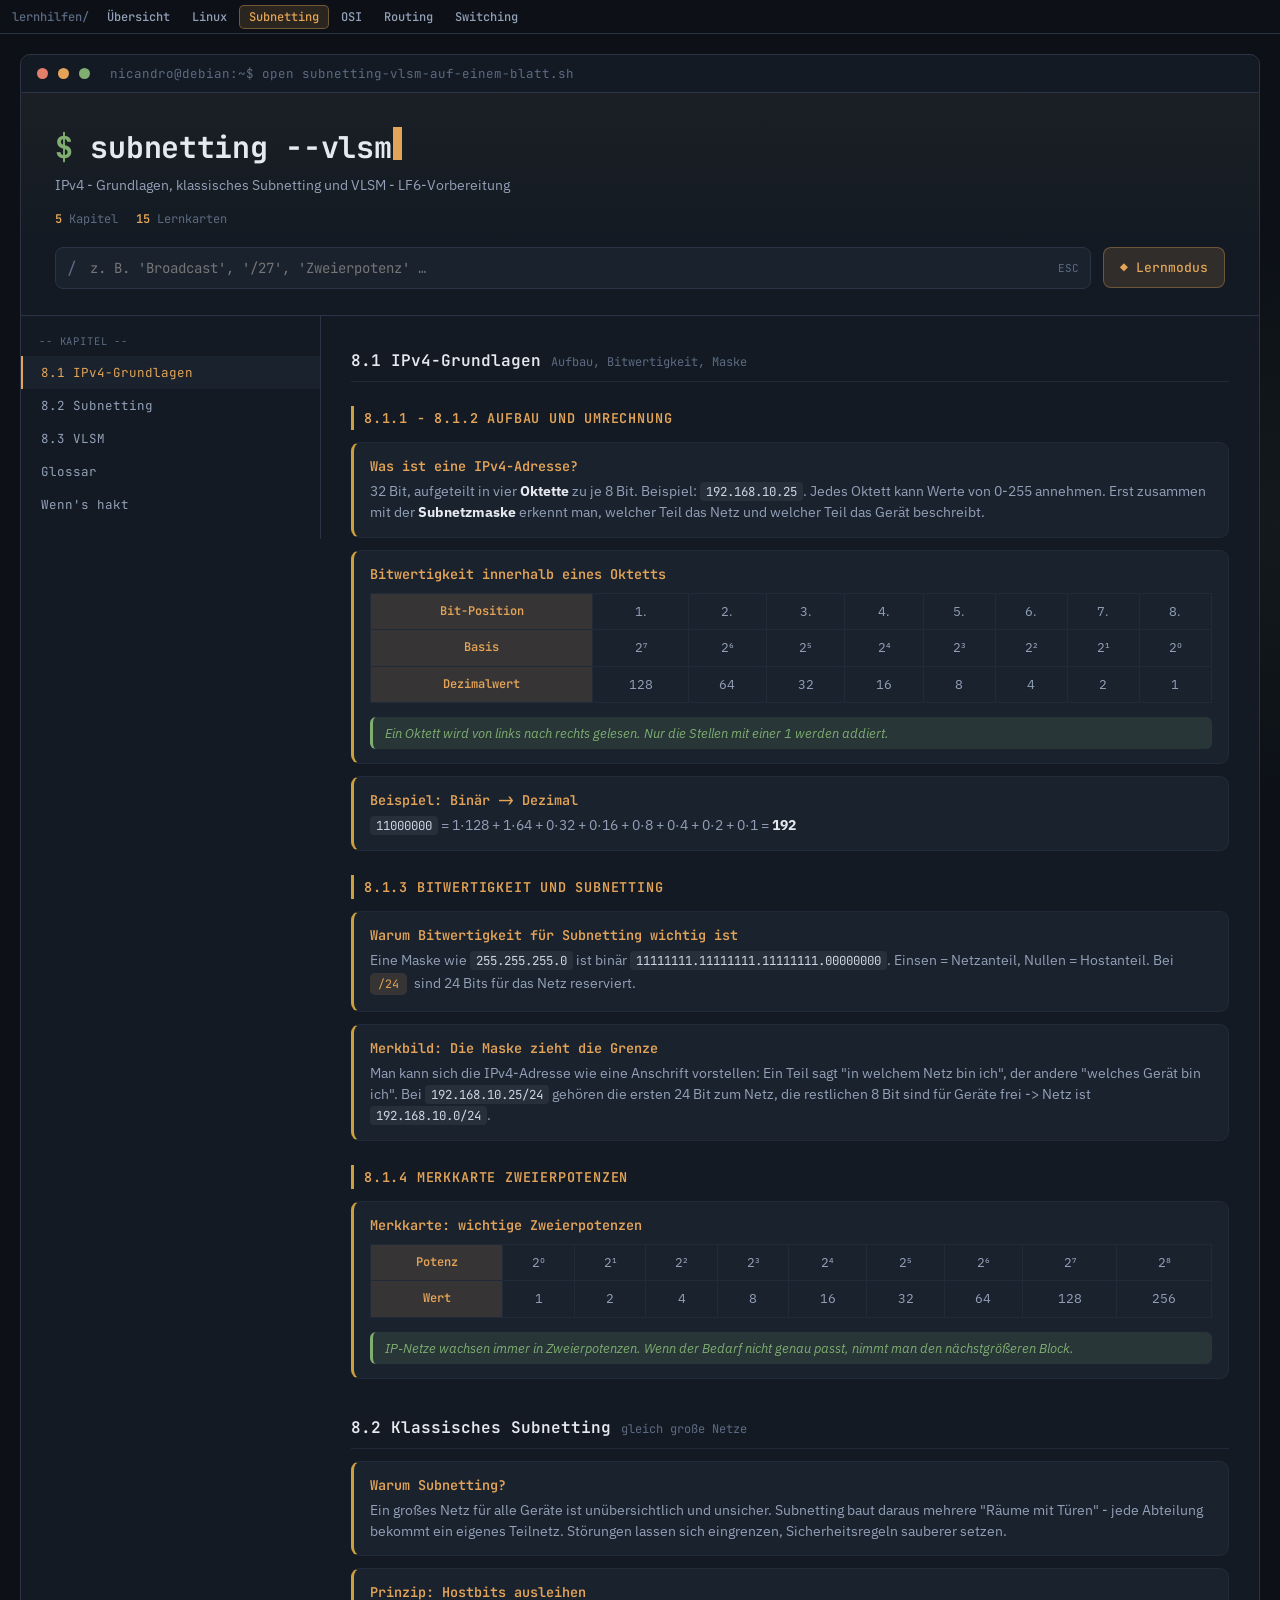
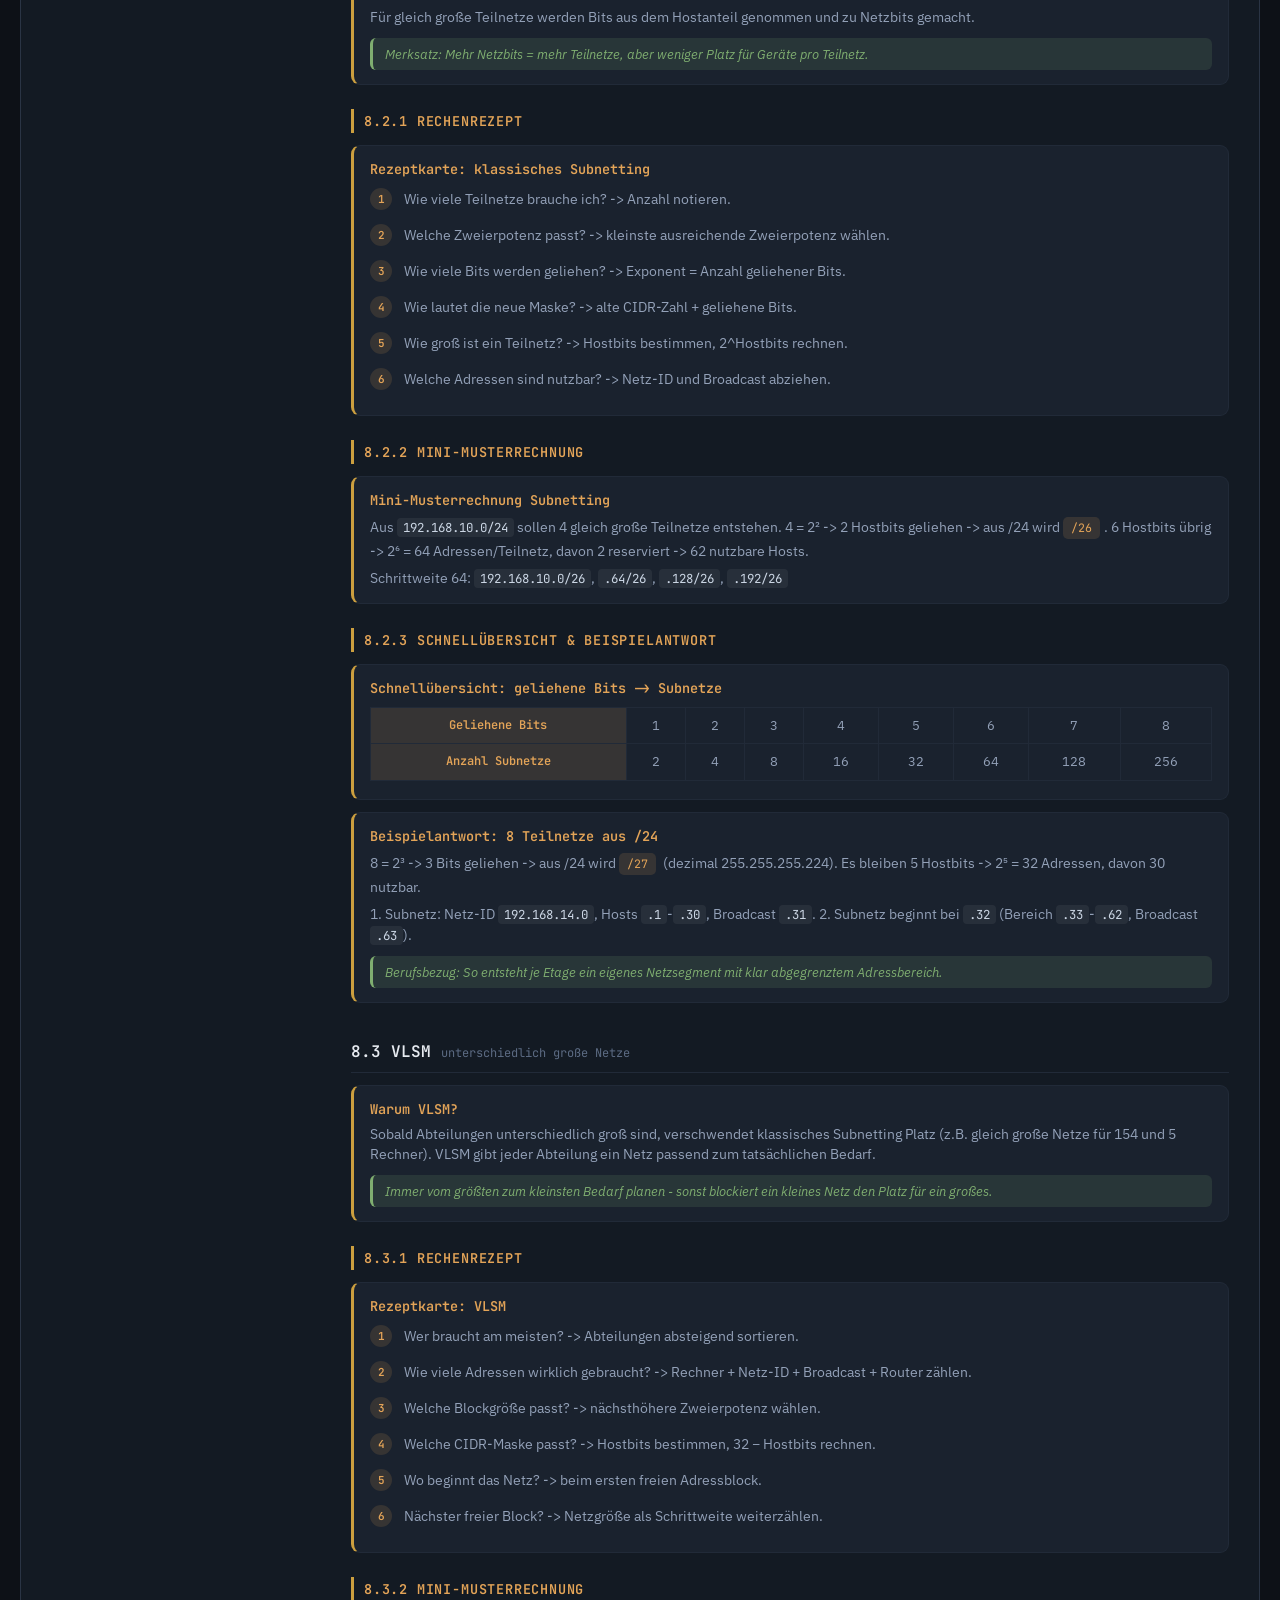
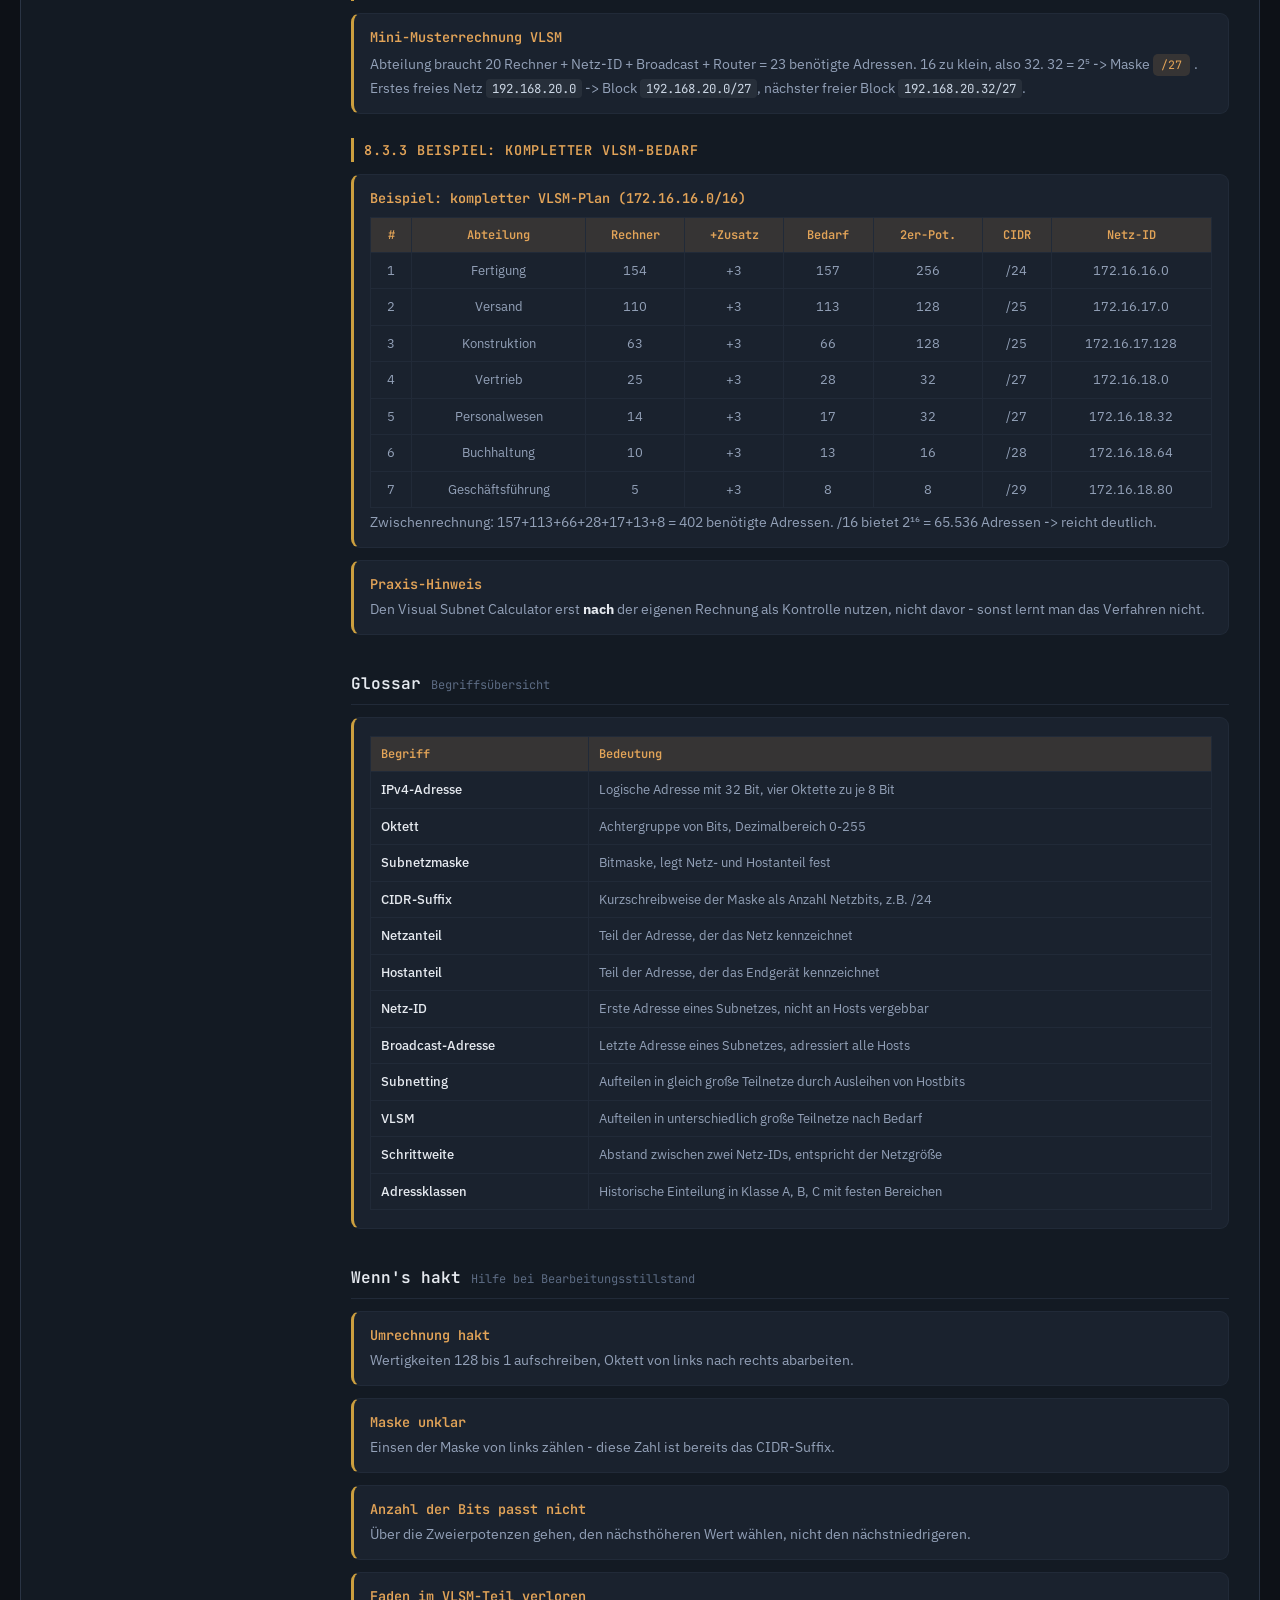
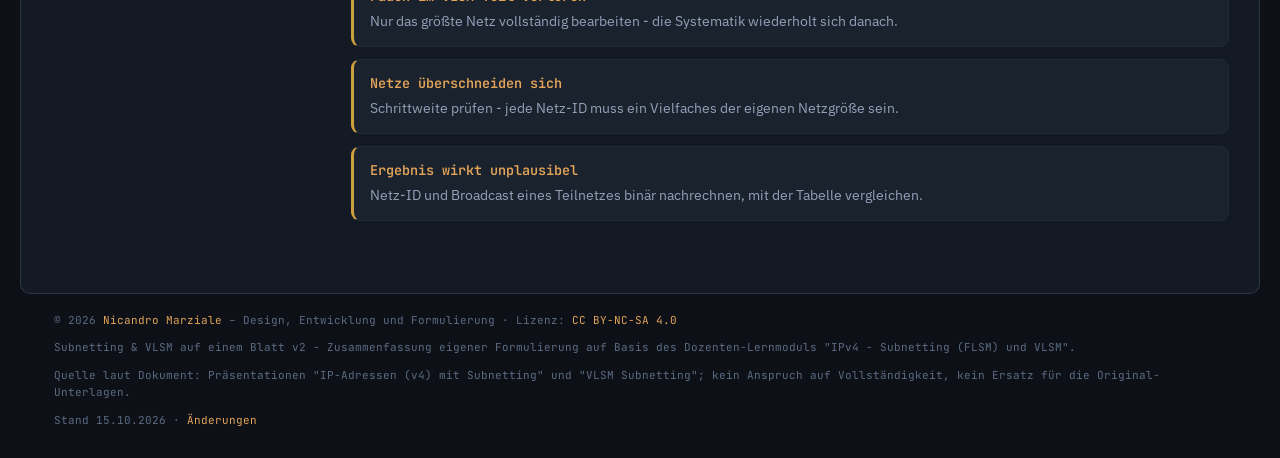
<file: subnetting-vlsm-auf-einem-blatt.html>
<!DOCTYPE html>
<!-- Diese Datei wird von bauen.py erzeugt. Nicht hier bearbeiten, sondern in _vorlage/ bzw. _inhalt/. -->
<html lang="de">
<head>
<meta charset="UTF-8">
<meta name="viewport" content="width=device-width, initial-scale=1.0">
<title>subnetting-vlsm-auf-einem-blatt.sh</title>
<meta name="description" content="IPv4, klassisches Subnetting, VLSM mit Rechenrezepten, Glossar und Lernkarten">
<link rel="preconnect" href="https://fonts.googleapis.com">
<link rel="preconnect" href="https://fonts.gstatic.com" crossorigin>
<!-- Schriften nicht blockierend laden: Suche und Lernmodus funktionieren sofort, auch wenn Google Fonts langsam oder gesperrt ist -->
<link href="https://fonts.googleapis.com/css2?family=JetBrains+Mono:wght@400;500;600;700&family=IBM+Plex+Sans:wght@400;500;600;700&display=swap" rel="stylesheet" media="print" onload="this.media='all'">
<noscript><link href="https://fonts.googleapis.com/css2?family=JetBrains+Mono:wght@400;500;600;700&family=IBM+Plex+Sans:wght@400;500;600;700&display=swap" rel="stylesheet"></noscript>
<style>
/* ==========================================================================
   Lernhilfen FiSi – gemeinsames Design (Terminal-Stil)
   Wird von bauen.py in jede Seite eingebettet. Hier ändern, dann bauen.
   ========================================================================== */
:root{
  --bg:#0d1117;
  --bg-elevated:#131a23;
  --surface:#1a222e;
  --surface-hover:#212b3a;
  --border:#2a3444;
  --border-soft:#212a38;
  --text-primary:#e6eaf0;
  --text-secondary:#93a1b8;
  --text-muted:#5c6b83;
  --amber:#e3a458;
  --amber-soft:rgba(227,164,88,0.14);
  --amber-dim:rgba(227,164,88,0.35);
  --gold:#cc9f3f;
  --green:#7fae70;
  --green-soft:rgba(127,174,112,0.14);
  --red:#c77b6e;
  --red-soft:rgba(199,123,110,0.14);
  --mono:'JetBrains Mono',ui-monospace,Consolas,monospace;
  --sans:'IBM Plex Sans',system-ui,sans-serif;
  --lh-h:34px;
  color-scheme:dark;
}
*{box-sizing:border-box;}
html,body{margin:0;padding:0;}
body{
  background:
    radial-gradient(ellipse 900px 500px at 15% -10%, rgba(227,164,88,0.06), transparent 60%),
    radial-gradient(ellipse 700px 500px at 100% 10%, rgba(127,174,112,0.05), transparent 55%),
    var(--bg);
  color:var(--text-primary);
  font-family:var(--sans);
  min-height:100vh;
  -webkit-font-smoothing:antialiased;
}
::selection{background:var(--amber-soft);color:var(--text-primary);}
::-webkit-scrollbar{width:10px;height:10px;}
::-webkit-scrollbar-track{background:transparent;}
::-webkit-scrollbar-thumb{background:var(--border);border-radius:8px;}
::-webkit-scrollbar-thumb:hover{background:var(--surface-hover);}

/* ---- Lernhilfen-Leiste (Links zu allen Lernhilfen, bleibt oben stehen) ---- */
.lh-nav{position:sticky;top:env(safe-area-inset-top,0px);z-index:40;height:var(--lh-h);
  display:flex;align-items:center;gap:2px;overflow-x:auto;white-space:nowrap;scrollbar-width:none;
  padding:0 max(12px,env(safe-area-inset-right,0px)) 0 max(12px,env(safe-area-inset-left,0px));
  background:#0d1117;border-bottom:1px solid var(--border);
  font:500 12px/1 var(--mono);}
.lh-nav::-webkit-scrollbar{display:none;}
.lh-nav .lh-ttl{color:var(--text-muted);padding-right:6px;}
.lh-nav a{color:var(--text-secondary);text-decoration:none;padding:5px 9px;border-radius:5px;border:1px solid transparent;}
.lh-nav a:hover{color:var(--text-primary);background:var(--surface);}
.lh-nav a[aria-current="page"]{color:var(--amber);border-color:rgba(227,164,88,0.4);background:var(--amber-soft);}
.lh-nav a:focus-visible{outline:2px solid var(--amber);outline-offset:1px;}

/* ---- Terminal-Rahmen ---- */
.termbar{
  max-width:1240px;margin:20px auto 0;
  background:var(--bg-elevated);
  border:1px solid var(--border);
  border-radius:10px 10px 0 0;
  padding:10px 16px;
  display:flex;align-items:center;gap:10px;
}
.dot{width:11px;height:11px;border-radius:50%;flex-shrink:0;}
.dot.d1{background:#e37f6b;}
.dot.d2{background:var(--amber);}
.dot.d3{background:var(--green);}
.termbar .path{margin-left:10px;color:var(--text-muted);font-family:var(--mono);font-size:12.5px;white-space:nowrap;overflow:hidden;text-overflow:ellipsis;}
/* overflow:clip statt hidden: kein eigener Scroll-Bereich, sonst bleibt die Kapitelleiste nicht stehen */
.wrap{max-width:1240px;margin:0 auto;border:1px solid var(--border);border-top:none;border-radius:0 0 10px 10px;background:var(--bg-elevated);overflow:hidden;overflow:clip;}

/* ---- Kopfbereich ---- */
header.hero{padding:34px 34px 26px;border-bottom:1px solid var(--border);background:linear-gradient(180deg, rgba(227,164,88,0.04), transparent 70%);}
h1{font-family:var(--mono);font-weight:700;font-size:clamp(22px,3vw,30px);margin:0;color:var(--text-primary);letter-spacing:-0.01em;overflow-wrap:anywhere;}
h1 .prompt{color:var(--green);}
h1 .cursor{display:inline-block;width:9px;height:1.1em;background:var(--amber);margin-left:2px;vertical-align:-2px;animation:blink 1.1s step-end infinite;}
@keyframes blink{50%{opacity:0;}}
.subtitle{color:var(--text-secondary);font-size:14px;margin:8px 0 0;max-width:680px;line-height:1.55;}
.meta-row{display:flex;gap:18px;color:var(--text-muted);font-family:var(--mono);font-size:12px;margin-top:14px;flex-wrap:wrap;}
.meta-row span b{color:var(--amber);font-weight:600;}

.controls{display:flex;gap:12px;align-items:center;margin-top:20px;flex-wrap:wrap;}
.search-box{flex:1;min-width:240px;position:relative;}
.search-box input{width:100%;background:var(--surface);border:1px solid var(--border);color:var(--text-primary);font-family:var(--mono);font-size:14px;padding:11px 46px 11px 34px;border-radius:8px;outline:none;transition:border-color .15s, box-shadow .15s;}
.search-box input:focus{border-color:var(--amber-dim);box-shadow:0 0 0 3px var(--amber-soft);}
.search-box .glyph{position:absolute;left:12px;top:50%;transform:translateY(-50%);color:var(--text-muted);font-family:var(--mono);pointer-events:none;}
.search-box .hint{position:absolute;right:12px;top:50%;transform:translateY(-50%);color:var(--text-muted);font-size:11px;font-family:var(--mono);pointer-events:none;}
.btn{font-family:var(--mono);font-size:13px;font-weight:500;background:var(--surface);border:1px solid var(--border);color:var(--text-primary);padding:11px 16px;border-radius:8px;cursor:pointer;transition:all .15s;white-space:nowrap;}
.btn:hover{background:var(--surface-hover);border-color:var(--amber-dim);}
.btn:focus-visible,.cat-link:focus-visible,.sc-btn:focus-visible,.lm-card:focus-visible{outline:2px solid var(--amber);outline-offset:2px;}
.btn.primary{background:var(--amber-soft);border-color:var(--amber-dim);color:var(--amber);}
.btn.primary:hover{background:rgba(227,164,88,0.22);}
.btn.an{background:rgba(204,159,63,0.16);border-color:var(--gold);color:var(--gold);}

/* ---- Kapitelleiste (links, bleibt stehen) ---- */
.layout{display:flex;}
nav.sidebar{width:300px;flex-shrink:0;border-right:1px solid var(--border);padding:18px 0;max-height:calc(100vh - var(--lh-h) - 8px);overflow-y:auto;position:sticky;top:var(--lh-h);align-self:flex-start;}
.sidebar .lslabel{font-family:var(--mono);font-size:10.5px;color:var(--text-muted);padding:0 18px 8px;text-transform:uppercase;letter-spacing:.08em;}
.cat-link{display:flex;align-items:center;gap:10px;width:100%;padding:8px 18px;background:none;border:none;cursor:pointer;text-align:left;font-family:var(--mono);font-size:12.5px;color:var(--text-secondary);border-left:2px solid transparent;transition:all .12s;}
.cat-link .perm{color:var(--text-muted);opacity:.65;}
.cat-link .name{color:inherit;flex:1;}
.cat-link .cnt{color:var(--text-muted);font-size:11px;}
.cat-link:hover{background:var(--surface);color:var(--text-primary);}
.cat-link.active{background:var(--surface);color:var(--amber);border-left-color:var(--amber);}
.cat-link.active .cnt{color:var(--amber);}

/* ---- Inhalt ---- */
main.content{flex:1;min-width:0;padding:8px 30px 60px;}
.category-section{padding-top:26px;scroll-margin-top:calc(var(--lh-h) + 16px);}
.category-head{display:flex;align-items:baseline;flex-wrap:wrap;gap:4px 10px;margin-bottom:4px;padding-bottom:10px;border-bottom:1px solid var(--border-soft);}
.category-head h2{font-family:var(--mono);font-size:16px;margin:0;color:var(--text-primary);font-weight:600;text-wrap:balance;}
.category-head .path{color:var(--text-muted);font-size:12px;font-family:var(--mono);}

/* Gruppe = Zwischenüberschrift innerhalb eines Kapitels */
.group{margin-top:24px;}
.group-name{font-size:13.5px;font-weight:600;color:var(--amber);font-family:var(--mono);text-transform:uppercase;letter-spacing:.06em;margin:0 0 12px;padding:3px 0 3px 10px;border-left:3px solid var(--gold);}
.cards{display:grid;grid-template-columns:repeat(auto-fill,minmax(300px,1fr));gap:10px;}

/* Karte */
.card{background:var(--surface);border:1px solid var(--border-soft);border-left:3px solid var(--gold);border-radius:9px;padding:14px 16px;margin:12px 0;transition:border-color .15s;min-width:0;}
.card:hover{border-color:var(--amber-dim);}
.cards > .card{margin:0;}
.card h4{margin:0 0 6px;font-family:var(--mono);font-size:13.5px;color:var(--amber);font-weight:600;}
.card p{margin:0 0 6px;font-size:13.5px;color:var(--text-secondary);line-height:1.55;}
.card p:last-child{margin-bottom:0;}
.card ul,.card ol{margin:6px 0;padding-left:20px;}
.card li{font-size:13.5px;color:var(--text-secondary);line-height:1.55;margin-bottom:5px;}
.card li b,.card p b{color:var(--text-primary);}
.card-note{font-size:12px;color:var(--text-muted);margin:2px 0 10px;}
code{background:rgba(255,255,255,0.06);padding:1px 6px;border-radius:4px;font-family:var(--mono);font-size:.92em;color:#cbd6e4;}

/* Merksatz und Hinweiskästen */
.merksatz{margin-top:10px;padding:8px 12px;background:var(--green-soft);border-left:3px solid var(--green);border-radius:6px;color:var(--green);font-size:12.5px;font-style:italic;}
.hinweis{margin-top:10px;padding:9px 12px;border-left:3px solid var(--amber);border-radius:6px;background:var(--amber-soft);font-size:13px;color:var(--text-secondary);line-height:1.55;}
.hinweis b{display:block;font-family:var(--mono);font-size:12px;color:var(--amber);margin-bottom:2px;}
.hinweis.merk{border-left-color:var(--green);background:var(--green-soft);}
.hinweis.merk b{color:var(--green);}
.hinweis.fehler{border-left-color:var(--red);background:var(--red-soft);}
.hinweis.fehler b{color:var(--red);}

/* Formel-/Wert-Etikett */
.formel{display:inline-block;background:var(--amber-soft);color:var(--amber);padding:2px 8px;border-radius:5px;font-family:var(--mono);font-size:.86em;margin:2px 4px 2px 0;}

/* Nummerierte Rechenschritte */
.schritte{list-style:none;counter-reset:schritt;padding-left:0 !important;margin:8px 0;}
.schritte li{counter-increment:schritt;position:relative;padding:5px 0 5px 34px;}
.schritte li::before{content:counter(schritt);position:absolute;left:0;top:4px;width:22px;height:22px;border-radius:50%;background:var(--amber-soft);color:var(--amber);font:600 11px/22px var(--mono);text-align:center;}

/* Tabellen */
.tbl-wrap{overflow-x:auto;}
.tbl{width:100%;border-collapse:collapse;font-size:13px;margin:4px 0;}
.tbl th,.tbl td{border:1px solid var(--border-soft);padding:8px 10px;text-align:left;vertical-align:top;line-height:1.5;}
.tbl th{background:var(--amber-soft);color:var(--amber);font-family:var(--mono);font-weight:600;font-size:12px;}
.tbl td{color:var(--text-secondary);}
.tbl td:first-child{color:var(--text-primary);font-weight:500;}
.tbl.zahlen th,.tbl.zahlen td{text-align:center;font-variant-numeric:tabular-nums;}
.tbl.zahlen td:first-child{color:var(--text-secondary);font-weight:400;}

/* Schaubilder (SVG) */
.schaubild{margin:4px 0 10px;overflow-x:auto;}
.schaubild svg{display:block;width:100%;min-width:460px;max-width:760px;height:auto;margin:0 auto;}

/* Selbsteinschätzung */
.sc-btn{font-family:var(--mono);font-size:11.5px;background:var(--bg-elevated);border:1px solid var(--border);color:var(--text-secondary);padding:5px 9px;border-radius:6px;cursor:pointer;white-space:nowrap;}
.sc-btn:hover{border-color:var(--amber-dim);}
.sc-btn.sicher.active{background:var(--green-soft);border-color:var(--green);color:var(--green);}
.sc-btn.unsicher.active{background:var(--amber-soft);border-color:var(--amber);color:var(--amber);}
.sc-btn.wiederholen.active{background:var(--red-soft);border-color:var(--red);color:var(--red);}
.sc-actions{display:flex;gap:6px;flex-wrap:wrap;}

mark{background:var(--amber-soft);color:var(--amber);border-radius:3px;padding:0 1px;}
.no-results{text-align:center;padding:60px 20px;color:var(--text-muted);font-family:var(--mono);font-size:13px;display:none;}
.hidden{display:none !important;}

/* ---- Lernmodus (Lernkarten oder Quiz) ---- */
.lernmodus{position:fixed;inset:0;background:rgba(8,11,16,0.82);backdrop-filter:blur(4px);display:none;align-items:center;justify-content:center;z-index:50;padding:20px;}
.lernmodus.open{display:flex;}
.lm-box{width:100%;max-width:600px;max-height:calc(100vh - 40px);overflow-y:auto;background:var(--bg-elevated);border:1px solid var(--border);border-radius:14px;padding:28px;position:relative;}
.lm-close{position:absolute;top:16px;right:16px;background:none;border:none;color:var(--text-muted);font-size:20px;cursor:pointer;line-height:1;padding:4px;}
.lm-close:hover{color:var(--text-primary);}
.lm-progress{font-family:var(--mono);font-size:12px;color:var(--text-muted);margin-bottom:6px;}
.lm-bar{height:4px;background:var(--surface);border-radius:2px;overflow:hidden;margin-bottom:22px;}
.lm-bar-fill{height:100%;background:linear-gradient(90deg,var(--amber),var(--green));transition:width .25s;}
.lm-cat{font-family:var(--mono);font-size:11px;color:var(--gold);text-transform:uppercase;letter-spacing:.06em;}
/* Lernkarten */
.lm-card{min-height:190px;border:1px solid var(--border);border-radius:12px;background:var(--surface);padding:26px;display:flex;flex-direction:column;align-items:center;justify-content:center;text-align:center;cursor:pointer;gap:14px;}
.lm-front{font-size:17px;color:var(--text-primary);line-height:1.5;}
.lm-reveal{font-size:16px;font-weight:600;color:var(--green);line-height:1.5;}
.lm-reveal.mono{font-family:var(--mono);font-size:20px;font-weight:700;}
.lm-extra{margin-top:10px;font-size:13px;color:var(--text-secondary);line-height:1.5;}
.lm-extra.mono{font-family:var(--mono);}
.lm-flip-hint{font-family:var(--mono);font-size:11px;color:var(--text-muted);}
.lm-actions{display:flex;gap:10px;margin-top:18px;}
.lm-actions .btn{flex:1;text-align:center;justify-content:center;}
.btn.again{border-color:rgba(227,164,88,0.4);color:var(--amber);}
.btn.know{border-color:rgba(127,174,112,0.4);color:var(--green);}
.btn.again:hover{background:var(--amber-soft);}
.btn.know:hover{background:var(--green-soft);}
.lm-keys{font-family:var(--mono);font-size:10.5px;color:var(--text-muted);text-align:center;margin-top:12px;}
/* Quiz */
.lm-question{font-size:16px;color:var(--text-primary);line-height:1.5;margin:8px 0 16px;}
.lm-options{display:flex;flex-direction:column;gap:8px;margin-bottom:18px;}
.lm-opt{display:flex;align-items:flex-start;gap:10px;padding:10px 12px;border:1px solid var(--border);border-radius:8px;background:var(--surface);cursor:pointer;transition:border-color .15s;}
.lm-opt:hover{border-color:var(--amber-dim);}
.lm-opt input{margin-top:2px;accent-color:var(--amber);flex-shrink:0;}
.lm-opt span{font-size:13.5px;color:var(--text-secondary);line-height:1.5;}
.lm-opt.correct{border-color:var(--green);background:var(--green-soft);}
.lm-opt.correct span{color:var(--green);}
.lm-opt.wrong{border-color:var(--red);background:var(--red-soft);}
.lm-opt.wrong span{color:var(--red);}
.lm-hint{font-family:var(--mono);font-size:11px;color:var(--text-muted);margin-bottom:14px;}
.lm-explain{font-size:12.5px;color:var(--text-secondary);background:var(--surface);border-left:3px solid var(--amber);border-radius:6px;padding:10px 12px;margin-bottom:16px;display:none;}
.lm-explain.show{display:block;}
.btn.check{border-color:var(--amber-dim);color:var(--amber);}
.btn.check:hover{background:var(--amber-soft);}
.btn.next{border-color:rgba(127,174,112,0.4);color:var(--green);}
.btn.next:hover{background:var(--green-soft);}
/* Ende einer Runde */
.lm-done{text-align:center;padding:20px 0;}
.lm-done h3{font-family:var(--mono);color:var(--amber);margin:0 0 8px;}
.lm-done p{color:var(--text-secondary);font-size:13.5px;margin:0 0 18px;}

/* ---- Fußzeile ---- */
.seitenfuss{max-width:1240px;margin:0 auto;padding:18px 34px 28px;font-family:var(--mono);font-size:11px;line-height:1.6;color:var(--text-muted);display:flex;gap:10px 18px;flex-wrap:wrap;justify-content:space-between;}
.seitenfuss a{color:var(--amber);text-decoration:none;}
.seitenfuss a:hover{text-decoration:underline;}

/* ---- Handy ---- */
@media (max-width:820px){
  .layout{flex-direction:column;}
  nav.sidebar{width:100%;position:sticky;top:var(--lh-h);z-index:10;background:var(--bg-elevated);max-height:none;border-right:none;border-bottom:1px solid var(--border);display:flex;overflow-x:auto;padding:12px;gap:4px;}
  .sidebar .lslabel{display:none;}
  .cat-link{width:auto;flex-shrink:0;border-left:none;border-bottom:2px solid transparent;border-radius:6px;padding:7px 12px;}
  .cat-link .perm{display:none;}
  .cat-link.active{border-bottom-color:var(--amber);}
  .category-section{scroll-margin-top:calc(var(--lh-h) + 72px);}
  header.hero{padding:24px 18px 20px;}
  main.content{padding:8px 16px 50px;}
  .termbar{margin:10px 10px 0;}
  .wrap{margin:0 10px;}
  .seitenfuss{padding:18px;}
  .lm-box{padding:22px 18px;}
}
@media (prefers-reduced-motion:reduce){
  h1 .cursor{animation:none;}
  *{transition:none !important;scroll-behavior:auto !important;}
}
@media print{
  .lh-nav,nav.sidebar,.controls,.lernmodus{display:none !important;}
  .category-section{break-inside:avoid-page;}
}

/* ---- Sprachauswahl für Fachbegriffe ---- */
.sprachwahl{position:relative;}
.sprach-menue{position:absolute;right:0;top:calc(100% + 6px);z-index:30;min-width:220px;background:var(--bg-elevated);border:1px solid var(--border);border-radius:10px;padding:10px;box-shadow:0 10px 30px rgba(0,0,0,0.5);}
.sprach-titel{font-family:var(--mono);font-size:10.5px;color:var(--text-muted);text-transform:uppercase;letter-spacing:.08em;margin:2px 4px 8px;}
.sprach-option{display:flex;align-items:center;gap:10px;padding:7px 8px;border-radius:6px;cursor:pointer;font-size:13.5px;color:var(--text-secondary);}
.sprach-option:hover{background:var(--surface);color:var(--text-primary);}
.sprach-option input{accent-color:var(--amber);}
.sprach-code{font-family:var(--mono);font-size:11.5px;font-weight:600;color:var(--amber);min-width:22px;}
.sprach-hinweis{font-size:11.5px;color:var(--text-muted);margin:8px 4px 2px;}
@media (max-width:820px){.sprach-menue{right:auto;left:0;}}
</style>

</head>
<body>
<nav class="lh-nav" aria-label="Lernhilfen"><span class="lh-ttl">lernhilfen/</span><a href="index.html">Übersicht</a><a href="linux-auf-einem-blatt.html">Linux</a><a href="subnetting-vlsm-auf-einem-blatt.html" aria-current="page">Subnetting</a><a href="osi-modell-auf-einem-blatt.html">OSI</a><a href="routing-auf-einem-blatt.html">Routing</a><a href="switching-auf-einem-blatt.html">Switching</a></nav>

<div class="termbar">
  <div class="dot d1"></div><div class="dot d2"></div><div class="dot d3"></div>
  <span class="path">nicandro@debian:~$ open subnetting-vlsm-auf-einem-blatt.sh</span>
</div>

<div class="wrap">
  <header class="hero">
    <h1><span class="prompt">$</span> subnetting --vlsm<span class="cursor"></span></h1>
    <p class="subtitle">IPv4 - Grundlagen, klassisches Subnetting und VLSM - LF6-Vorbereitung</p>
    <div class="meta-row">
      <span><b data-stat="kapitel">0</b> Kapitel</span>
      <span><b data-stat="lernen">0</b> Lernkarten</span>
      <span id="statVisible" class="hidden"><b id="statVisibleNum">0</b> Treffer</span>
    </div>
    <div class="controls">
      <div class="search-box">
        <span class="glyph">/</span>
        <input id="searchInput" type="search" placeholder="z. B. &#x27;Broadcast&#x27;, &#x27;/27&#x27;, &#x27;Zweierpotenz&#x27; …" autocomplete="off" aria-label="Suchen">
        <span class="hint">ESC</span>
      </div>


      <button class="btn primary" id="lernBtn" type="button">◆ Lernmodus</button>
    </div>
  </header>

  <div class="layout">
    <nav class="sidebar" id="sidebar" aria-label="Kapitel">
      <div class="lslabel">-- kapitel --</div>
    </nav>
    <main class="content" id="content">
      <section class="category-section" id="grundlagen" data-nav="8.1 IPv4-Grundlagen">
        <div class="category-head"><h2>8.1 IPv4-Grundlagen</h2><span class="path">Aufbau, Bitwertigkeit, Maske</span></div>

      <div class="group">
        <div class="group-name">8.1.1 - 8.1.2 Aufbau und Umrechnung</div>
      <div class="card" data-search="ipv4 adresse oktett aufbau 32 bit">
        <h4>Was ist eine IPv4-Adresse?</h4>
        <p>32 Bit, aufgeteilt in vier <b>Oktette</b> zu je 8 Bit. Beispiel: <code>192.168.10.25</code>. Jedes Oktett kann Werte von 0-255 annehmen. Erst zusammen mit der <b>Subnetzmaske</b> erkennt man, welcher Teil das Netz und welcher Teil das Gerät beschreibt.</p>
      </div>

      <div class="card" data-search="bitwertigkeit binär umrechnen 128 64 32 16 8 4 2 1">
        <h4>Bitwertigkeit innerhalb eines Oktetts</h4>
        <div class="tbl-wrap"><table class="tbl zahlen">
          <tr><th>Bit-Position</th><td>1.</td><td>2.</td><td>3.</td><td>4.</td><td>5.</td><td>6.</td><td>7.</td><td>8.</td></tr>
          <tr><th>Basis</th><td>2⁷</td><td>2⁶</td><td>2⁵</td><td>2⁴</td><td>2³</td><td>2²</td><td>2¹</td><td>2⁰</td></tr>
          <tr><th>Dezimalwert</th><td>128</td><td>64</td><td>32</td><td>16</td><td>8</td><td>4</td><td>2</td><td>1</td></tr>
        </table></div>
        <div class="merksatz">Ein Oktett wird von links nach rechts gelesen. Nur die Stellen mit einer 1 werden addiert.</div>
      </div>

      <div class="card" data-search="beispiel binär dezimal umrechnen 192">
        <h4>Beispiel: Binär -&gt; Dezimal</h4>
        <p><code>11000000</code> = 1·128 + 1·64 + 0·32 + 0·16 + 0·8 + 0·4 + 0·2 + 0·1 = <b>192</b></p>
      </div>
      </div>
      <div class="group">
        <div class="group-name">8.1.3 Bitwertigkeit und Subnetting</div>
      <div class="card" data-search="maske netzanteil hostanteil cidr 24 255.255.255.0">
        <h4>Warum Bitwertigkeit für Subnetting wichtig ist</h4>
        <p>Eine Maske wie <code>255.255.255.0</code> ist binär <code>11111111.11111111.11111111.00000000</code>. Einsen = Netzanteil, Nullen = Hostanteil. Bei <span class="formel">/24</span> sind 24 Bits für das Netz reserviert.</p>
      </div>

      <div class="card" data-search="maske anschrift beispiel 192.168.10.25 netz gerät">
        <h4>Merkbild: Die Maske zieht die Grenze</h4>
        <p>Man kann sich die IPv4-Adresse wie eine Anschrift vorstellen: Ein Teil sagt "in welchem Netz bin ich", der andere "welches Gerät bin ich". Bei <code>192.168.10.25/24</code> gehören die ersten 24 Bit zum Netz, die restlichen 8 Bit sind für Geräte frei -&gt; Netz ist <code>192.168.10.0/24</code>.</p>
      </div>
      </div>
      <div class="group">
        <div class="group-name">8.1.4 Merkkarte Zweierpotenzen</div>
      <div class="card" data-search="zweierpotenzen merkkarte 1 2 4 8 16 32 64 128 256">
        <h4>Merkkarte: wichtige Zweierpotenzen</h4>
        <div class="tbl-wrap"><table class="tbl zahlen">
          <tr><th>Potenz</th><td>2⁰</td><td>2¹</td><td>2²</td><td>2³</td><td>2⁴</td><td>2⁵</td><td>2⁶</td><td>2⁷</td><td>2⁸</td></tr>
          <tr><th>Wert</th><td>1</td><td>2</td><td>4</td><td>8</td><td>16</td><td>32</td><td>64</td><td>128</td><td>256</td></tr>
        </table></div>
        <div class="merksatz">IP-Netze wachsen immer in Zweierpotenzen. Wenn der Bedarf nicht genau passt, nimmt man den nächstgrößeren Block.</div>
      </div>
    
      </div>
      </section>

      <section class="category-section" id="subnetting" data-nav="8.2 Subnetting">
        <div class="category-head"><h2>8.2 Klassisches Subnetting</h2><span class="path">gleich große Netze</span></div>

      <div class="card" data-search="warum subnetting abteilung gäste wlan server">
        <h4>Warum Subnetting?</h4>
        <p>Ein großes Netz für alle Geräte ist unübersichtlich und unsicher. Subnetting baut daraus mehrere "Räume mit Türen" - jede Abteilung bekommt ein eigenes Teilnetz. Störungen lassen sich eingrenzen, Sicherheitsregeln sauberer setzen.</p>
      </div>

      <div class="card" data-search="hostbits netzbits ausleihen mehr subnetze weniger geräte">
        <h4>Prinzip: Hostbits ausleihen</h4>
        <p>Für gleich große Teilnetze werden Bits aus dem Hostanteil genommen und zu Netzbits gemacht.</p>
        <div class="merksatz">Merksatz: Mehr Netzbits = mehr Teilnetze, aber weniger Platz für Geräte pro Teilnetz.</div>
      </div>
      <div class="group">
        <div class="group-name">8.2.1 Rechenrezept</div>
      <div class="card" data-search="rezept rechenrezept subnetting schritte">
        <h4>Rezeptkarte: klassisches Subnetting</h4>
        <ol class="schritte">
          <li>Wie viele Teilnetze brauche ich? -&gt; Anzahl notieren.</li>
          <li>Welche Zweierpotenz passt? -&gt; kleinste ausreichende Zweierpotenz wählen.</li>
          <li>Wie viele Bits werden geliehen? -&gt; Exponent = Anzahl geliehener Bits.</li>
          <li>Wie lautet die neue Maske? -&gt; alte CIDR-Zahl + geliehene Bits.</li>
          <li>Wie groß ist ein Teilnetz? -&gt; Hostbits bestimmen, 2^Hostbits rechnen.</li>
          <li>Welche Adressen sind nutzbar? -&gt; Netz-ID und Broadcast abziehen.</li>
        </ol>
      </div>
      </div>
      <div class="group">
        <div class="group-name">8.2.2 Mini-Musterrechnung</div>
      <div class="card" data-search="musterrechnung beispiel 192.168.10.0 4 teilnetze 26">
        <h4>Mini-Musterrechnung Subnetting</h4>
        <p>Aus <code>192.168.10.0/24</code> sollen 4 gleich große Teilnetze entstehen. 4 = 2² -&gt; 2 Hostbits geliehen -&gt; aus /24 wird <span class="formel">/26</span>. 6 Hostbits übrig -&gt; 2⁶ = 64 Adressen/Teilnetz, davon 2 reserviert -&gt; 62 nutzbare Hosts.</p>
        <p>Schrittweite 64: <code>192.168.10.0/26</code>, <code>.64/26</code>, <code>.128/26</code>, <code>.192/26</code></p>
      </div>
      </div>
      <div class="group">
        <div class="group-name">8.2.3 Schnellübersicht &amp; Beispielantwort</div>
      <div class="card" data-search="geliehene bits subnetze tabelle 2 4 8 16 32 64 128 256">
        <h4>Schnellübersicht: geliehene Bits -&gt; Subnetze</h4>
        <div class="tbl-wrap"><table class="tbl zahlen">
          <tr><th>Geliehene Bits</th><td>1</td><td>2</td><td>3</td><td>4</td><td>5</td><td>6</td><td>7</td><td>8</td></tr>
          <tr><th>Anzahl Subnetze</th><td>2</td><td>4</td><td>8</td><td>16</td><td>32</td><td>64</td><td>128</td><td>256</td></tr>
        </table></div>
      </div>

      <div class="card" data-search="beispielantwort 8 subnetze 27 224 etage 30 hosts">
        <h4>Beispielantwort: 8 Teilnetze aus /24</h4>
        <p>8 = 2³ -&gt; 3 Bits geliehen -&gt; aus /24 wird <span class="formel">/27</span> (dezimal 255.255.255.224). Es bleiben 5 Hostbits -&gt; 2⁵ = 32 Adressen, davon 30 nutzbar.</p>
        <p>1. Subnetz: Netz-ID <code>192.168.14.0</code>, Hosts <code>.1</code>-<code>.30</code>, Broadcast <code>.31</code>. 2. Subnetz beginnt bei <code>.32</code> (Bereich <code>.33</code>-<code>.62</code>, Broadcast <code>.63</code>).</p>
        <div class="merksatz">Berufsbezug: So entsteht je Etage ein eigenes Netzsegment mit klar abgegrenztem Adressbereich.</div>
      </div>
    
      </div>
      </section>

      <section class="category-section" id="vlsm" data-nav="8.3 VLSM">
        <div class="category-head"><h2>8.3 VLSM</h2><span class="path">unterschiedlich große Netze</span></div>

      <div class="card" data-search="vlsm warum bedarf unterschiedlich abteilung">
        <h4>Warum VLSM?</h4>
        <p>Sobald Abteilungen unterschiedlich groß sind, verschwendet klassisches Subnetting Platz (z.B. gleich große Netze für 154 und 5 Rechner). VLSM gibt jeder Abteilung ein Netz passend zum tatsächlichen Bedarf.</p>
        <div class="merksatz">Immer vom größten zum kleinsten Bedarf planen - sonst blockiert ein kleines Netz den Platz für ein großes.</div>
      </div>
      <div class="group">
        <div class="group-name">8.3.1 Rechenrezept</div>
      <div class="card" data-search="ablauf zusatzbedarf netz-id broadcast router zweierpotenz">
        <h4>Rezeptkarte: VLSM</h4>
        <ol class="schritte">
          <li>Wer braucht am meisten? -&gt; Abteilungen absteigend sortieren.</li>
          <li>Wie viele Adressen wirklich gebraucht? -&gt; Rechner + Netz-ID + Broadcast + Router zählen.</li>
          <li>Welche Blockgröße passt? -&gt; nächsthöhere Zweierpotenz wählen.</li>
          <li>Welche CIDR-Maske passt? -&gt; Hostbits bestimmen, 32 − Hostbits rechnen.</li>
          <li>Wo beginnt das Netz? -&gt; beim ersten freien Adressblock.</li>
          <li>Nächster freier Block? -&gt; Netzgröße als Schrittweite weiterzählen.</li>
        </ol>
      </div>
      </div>
      <div class="group">
        <div class="group-name">8.3.2 Mini-Musterrechnung</div>
      <div class="card" data-search="musterrechnung 20 rechner 23 32 27">
        <h4>Mini-Musterrechnung VLSM</h4>
        <p>Abteilung braucht 20 Rechner + Netz-ID + Broadcast + Router = 23 benötigte Adressen. 16 zu klein, also 32. 32 = 2⁵ -&gt; Maske <span class="formel">/27</span>. Erstes freies Netz <code>192.168.20.0</code> -&gt; Block <code>192.168.20.0/27</code>, nächster freier Block <code>192.168.20.32/27</code>.</p>
      </div>
      </div>
      <div class="group">
        <div class="group-name">8.3.3 Beispiel: kompletter VLSM-Bedarf</div>
      <div class="card" data-search="vlsm beispiel tabelle fertigung versand konstruktion vertrieb personalwesen buchhaltung geschäftsführung 172.16">
        <h4>Beispiel: kompletter VLSM-Plan (172.16.16.0/16)</h4>
        <div class="tbl-wrap"><table class="tbl zahlen">
          <tr><th>#</th><th>Abteilung</th><th>Rechner</th><th>+Zusatz</th><th>Bedarf</th><th>2er-Pot.</th><th>CIDR</th><th>Netz-ID</th></tr>
          <tr><td>1</td><td>Fertigung</td><td>154</td><td>+3</td><td>157</td><td>256</td><td>/24</td><td>172.16.16.0</td></tr>
          <tr><td>2</td><td>Versand</td><td>110</td><td>+3</td><td>113</td><td>128</td><td>/25</td><td>172.16.17.0</td></tr>
          <tr><td>3</td><td>Konstruktion</td><td>63</td><td>+3</td><td>66</td><td>128</td><td>/25</td><td>172.16.17.128</td></tr>
          <tr><td>4</td><td>Vertrieb</td><td>25</td><td>+3</td><td>28</td><td>32</td><td>/27</td><td>172.16.18.0</td></tr>
          <tr><td>5</td><td>Personalwesen</td><td>14</td><td>+3</td><td>17</td><td>32</td><td>/27</td><td>172.16.18.32</td></tr>
          <tr><td>6</td><td>Buchhaltung</td><td>10</td><td>+3</td><td>13</td><td>16</td><td>/28</td><td>172.16.18.64</td></tr>
          <tr><td>7</td><td>Geschäftsführung</td><td>5</td><td>+3</td><td>8</td><td>8</td><td>/29</td><td>172.16.18.80</td></tr>
        </table></div>
        <p>Zwischenrechnung: 157+113+66+28+17+13+8 = 402 benötigte Adressen. /16 bietet 2¹⁶ = 65.536 Adressen -&gt; reicht deutlich.</p>
      </div>

      <div class="card" data-search="praxis hinweis visual subnet calculator kontrolle">
        <h4>Praxis-Hinweis</h4>
        <p>Den Visual Subnet Calculator erst <b>nach</b> der eigenen Rechnung als Kontrolle nutzen, nicht davor - sonst lernt man das Verfahren nicht.</p>
      </div>
    
      </div>
      </section>

      <section class="category-section" id="begriffe" data-nav="Glossar">
        <div class="category-head"><h2>Glossar</h2><span class="path">Begriffsübersicht</span></div>

      <div class="card" data-search="glossar ipv4-adresse 32 bit oktett oktett achtergruppe 0-255 subnetzmaske bitmaske netzanteil hostanteil cidr-suffix netzbits /24 netzanteil hostanteil netz-id erste adresse broadcast-adresse letzte adresse subnetting gleich groß vlsm unterschiedlich groß bedarf schrittweite abstand netz-ids adressklassen klasse a b c historisch">
        <div class="tbl-wrap"><table class="tbl zeilen" id="glossar-table">
        <tr><th>Begriff</th><th>Bedeutung</th></tr>
        <tr data-search="ipv4-adresse 32 bit oktett"><td>IPv4-Adresse</td><td>Logische Adresse mit 32 Bit, vier Oktette zu je 8 Bit</td></tr>
        <tr data-search="oktett achtergruppe 0-255"><td>Oktett</td><td>Achtergruppe von Bits, Dezimalbereich 0-255</td></tr>
        <tr data-search="subnetzmaske bitmaske netzanteil hostanteil"><td>Subnetzmaske</td><td>Bitmaske, legt Netz- und Hostanteil fest</td></tr>
        <tr data-search="cidr-suffix netzbits /24"><td>CIDR-Suffix</td><td>Kurzschreibweise der Maske als Anzahl Netzbits, z.B. /24</td></tr>
        <tr data-search="netzanteil"><td>Netzanteil</td><td>Teil der Adresse, der das Netz kennzeichnet</td></tr>
        <tr data-search="hostanteil"><td>Hostanteil</td><td>Teil der Adresse, der das Endgerät kennzeichnet</td></tr>
        <tr data-search="netz-id erste adresse"><td>Netz-ID</td><td>Erste Adresse eines Subnetzes, nicht an Hosts vergebbar</td></tr>
        <tr data-search="broadcast-adresse letzte adresse"><td>Broadcast-Adresse</td><td>Letzte Adresse eines Subnetzes, adressiert alle Hosts</td></tr>
        <tr data-search="subnetting gleich groß"><td>Subnetting</td><td>Aufteilen in gleich große Teilnetze durch Ausleihen von Hostbits</td></tr>
        <tr data-search="vlsm unterschiedlich groß bedarf"><td>VLSM</td><td>Aufteilen in unterschiedlich große Teilnetze nach Bedarf</td></tr>
        <tr data-search="schrittweite abstand netz-ids"><td>Schrittweite</td><td>Abstand zwischen zwei Netz-IDs, entspricht der Netzgröße</td></tr>
        <tr data-search="adressklassen klasse a b c historisch"><td>Adressklassen</td><td>Historische Einteilung in Klasse A, B, C mit festen Bereichen</td></tr>
      </table></div>
      </div>
      </section>

      <section class="category-section" id="hilfe" data-nav="Wenn's hakt">
        <div class="category-head"><h2>Wenn's hakt</h2><span class="path">Hilfe bei Bearbeitungsstillstand</span></div>

      <div class="card" data-search="umrechnung hakt wertigkeiten links rechts">
        <h4>Umrechnung hakt</h4>
        <p>Wertigkeiten 128 bis 1 aufschreiben, Oktett von links nach rechts abarbeiten.</p>
      </div>
      <div class="card" data-search="maske unklar einsen zählen cidr">
        <h4>Maske unklar</h4>
        <p>Einsen der Maske von links zählen - diese Zahl ist bereits das CIDR-Suffix.</p>
      </div>
      <div class="card" data-search="bits passen nicht zweierpotenz nächsthöher">
        <h4>Anzahl der Bits passt nicht</h4>
        <p>Über die Zweierpotenzen gehen, den nächsthöheren Wert wählen, nicht den nächstniedrigeren.</p>
      </div>
      <div class="card" data-search="vlsm faden verlieren größtes netz">
        <h4>Faden im VLSM-Teil verloren</h4>
        <p>Nur das größte Netz vollständig bearbeiten - die Systematik wiederholt sich danach.</p>
      </div>
      <div class="card" data-search="netze überschneiden schrittweite vielfaches">
        <h4>Netze überschneiden sich</h4>
        <p>Schrittweite prüfen - jede Netz-ID muss ein Vielfaches der eigenen Netzgröße sein.</p>
      </div>
      <div class="card" data-search="ergebnis unplausibel binär nachrechnen">
        <h4>Ergebnis wirkt unplausibel</h4>
        <p>Netz-ID und Broadcast eines Teilnetzes binär nachrechnen, mit der Tabelle vergleichen.</p>
      </div>
      </section>
      <div class="no-results" id="noResults">Keine Treffer. Versuch's mit einem anderen Begriff.</div>
    </main>
  </div>
</div>

<footer class="seitenfuss">
  <span>© 2026 <a href="https://github.com/nicandr0" target="_blank" rel="noopener">Nicandro Marziale</a> – Design, Entwicklung und Formulierung · Lizenz: <a href="https://creativecommons.org/licenses/by-nc-sa/4.0/deed.de" target="_blank" rel="noopener">CC BY-NC-SA 4.0</a></span>
  <span>Subnetting &amp; VLSM auf einem Blatt v2 - Zusammenfassung eigener Formulierung auf Basis des Dozenten-Lernmoduls "IPv4 - Subnetting (FLSM) und VLSM".</span>
  <span>Quelle laut Dokument: Präsentationen "IP-Adressen (v4) mit Subnetting" und "VLSM Subnetting"; kein Anspruch auf Vollständigkeit, kein Ersatz für die Original-Unterlagen.</span>
  <span>Stand 15.10.2026 · <a href="https://github.com/nicandr0/lernhilfen-fisi/blob/main/CHANGELOG.md" target="_blank" rel="noopener">Änderungen</a></span>
</footer>

<div class="lernmodus" id="lernmodus" role="dialog" aria-modal="true" aria-label="Lernmodus">
  <div class="lm-box">
    <button class="lm-close" type="button" aria-label="Schließen">×</button>
    <div id="lmKarten">
      <div class="lm-progress">Karte 1 / 1</div>
      <div class="lm-bar"><div class="lm-bar-fill"></div></div>
      <div class="lm-card" id="lmCard" tabindex="0" role="button" aria-label="Karte umdrehen">
        <div class="lm-cat" id="lmCat"></div>
        <div class="lm-front" id="lmFront"></div>
        <div id="lmBack" class="hidden">
          <div class="lm-reveal" id="lmReveal"></div>
          <div class="lm-extra" id="lmExtra"></div>
        </div>
        <div class="lm-flip-hint" id="lmFlipHint">Klicken zum Aufdecken</div>
      </div>
      <div class="lm-actions">
        <button class="btn again" id="lmAgain" type="button">↺ nochmal üben</button>
        <button class="btn know" id="lmKnow" type="button">✓ weiß ich</button>
      </div>
      <div class="lm-keys">Leertaste aufdecken · ← nochmal · → weiß ich · Esc schließen</div>
    </div>
    <div id="lmQuiz">
      <div class="lm-progress">Frage 1 / 1</div>
      <div class="lm-bar"><div class="lm-bar-fill"></div></div>
      <div class="lm-cat" id="lmQCat"></div>
      <div class="lm-question" id="lmQuestion"></div>
      <div class="lm-options" id="lmOptions"></div>
      <div class="lm-hint">Es können mehrere Antworten richtig sein - Checkbox(en) auswählen und prüfen.</div>
      <div class="lm-explain" id="lmExplain"></div>
      <div class="lm-actions">
        <button class="btn check" id="lmCheck" type="button">Prüfen</button>
        <button class="btn next hidden" id="lmNext" type="button">Weiter →</button>
      </div>
    </div>
    <div id="lmDone" class="lm-done hidden">
      <h3>Runde fertig</h3>
      <p id="lmDoneText"></p>
      <button class="btn primary" id="lmRestart" type="button">Neue Runde starten</button>
    </div>
  </div>
</div>

<script>
/* Lernkarten */
const KARTEN = [
  {tag:'Grundlage', vorne:'Aus wie vielen Bit besteht eine IPv4-Adresse und wie ist sie aufgeteilt?', hinten:'32 Bit', zusatz:'Vier Oktette zu je 8 Bit, z.B. 192.168.10.25'},
  {tag:'Umrechnung', vorne:'Was ergibt das Oktett 11000000 in Dezimal?', hinten:'192', zusatz:'128+64 = 192 (nur Einsen zählen)'},
  {tag:'Maske', vorne:'Was bedeutet CIDR /24?', hinten:'24 Netzbits, dezimal 255.255.255.0', zusatz:'Die ersten 24 Bit sind Netzanteil, 8 Bit bleiben für Hosts'},
  {tag:'Begriff', vorne:'Was ist die Netz-ID?', hinten:'Die erste Adresse eines Subnetzes', zusatz:'Nicht an Endgeräte vergebbar, z.B. 192.168.14.0'},
  {tag:'Begriff', vorne:'Was ist die Broadcast-Adresse?', hinten:'Die letzte Adresse eines Subnetzes', zusatz:'Adressiert alle Hosts im Netz, z.B. 192.168.14.31'},
  {tag:'Subnetting', vorne:'8 Teilnetze werden benötigt - wie viele Bits müssen geliehen werden?', hinten:'3 Bits', zusatz:'2³ = 8, daher 3 Hostbits an den Netzanteil abgeben'},
  {tag:'Subnetting', vorne:'Aus /24 werden 3 Bits geliehen. Welche neue Maske entsteht?', hinten:'/27', zusatz:'24 + 3 = 27, dezimal 255.255.255.224'},
  {tag:'Subnetting', vorne:'Bei /27 bleiben 5 Hostbits. Wie viele Adressen pro Subnetz, wie viele nutzbar?', hinten:'32 Adressen, 30 nutzbar', zusatz:'2⁵ = 32, minus Netz-ID und Broadcast = 30'},
  {tag:'Merksatz', vorne:'Was passiert, wenn man mehr Netzbits ausleiht?', hinten:'Mehr Teilnetze, aber weniger Hosts pro Teilnetz', zusatz:'Ordnung wird "erkauft" mit weniger Geräten je Netz'},
  {tag:'VLSM', vorne:'Wofür steht VLSM und wann braucht man es?', hinten:'Variable Length Subnet Mask - wenn Abteilungen unterschiedlich groß sind', zusatz:'Verhindert Adressverschwendung im Vergleich zu gleich großen Netzen'},
  {tag:'VLSM', vorne:'In welcher Reihenfolge plant man VLSM-Netze?', hinten:'Vom größten zum kleinsten Bedarf', zusatz:'Sonst blockiert ein kleines Netz den Platz für ein größeres'},
  {tag:'VLSM', vorne:'Welche 3 Zusatzadressen plant man mindestens je Teilnetz zusätzlich zu den Rechnern ein?', hinten:'Netz-ID, Broadcast-Adresse, Router-Adresse', zusatz:'20 Rechner + 3 = 23 benötigte Adressen'},
  {tag:'VLSM', vorne:'Eine Abteilung braucht 23 Adressen. Welche Blockgröße und Maske?', hinten:'32 Adressen, /27', zusatz:'23 passt nicht in 16, also nächsthöhere Zweierpotenz 32 = 2⁵ -> 32-5=27'},
  {tag:'Praxis', vorne:'Wann sollte der Visual Subnet Calculator genutzt werden?', hinten:'Erst nach der eigenen Rechnung, zur Kontrolle', zusatz:'Er ersetzt nicht die eigene Rechnung, hilft aber Fehler zu finden'},
  {tag:'Fehlersuche', vorne:'Wie prüft man, ob sich zwei Teilnetze überschneiden?', hinten:'Netz-ID muss ein Vielfaches der eigenen Netzgröße sein', zusatz:'Schrittweite = Netzgröße kontrollieren'}
];
window.LH = { lernen: { art: 'karten', karten: KARTEN } };
</script>
<script>
/* ==========================================================================
   Lernhilfen FiSi – gemeinsames Verhalten aller Seiten
   Wird von bauen.py NACH dem Seitenskript eingebettet. Eine Seite kann vorher
   window.LH setzen:
     LH.rechte       true = Kapitelleiste im Stil "ls -la" mit Rechten und Anzahl
     LH.filter       function(card) -> true/false, zusätzlicher Filter zur Suche
     LH.lernen       { art:'karten', karten:[...] | function, runde:Zahl,
                       einheit:'Karten', hintenMono:bool, zusatzPrompt:bool }
                     { art:'quiz', fragen:[{cat,q,opts,correct}] }
     Karte:          { tag, vorne, hinten, zusatz }   Texte dürfen [[begriff]] enthalten
   Fachbegriffe:     window.LH_BEGRIFFE wird von bauen.py aus _vorlage/begriffe.json eingebettet.
   ========================================================================== */
(function(){
  'use strict';
  var LH = window.LH = window.LH || {};
  var $ = function(s, r){ return (r || document).querySelector(s); };
  var $$ = function(s, r){ return Array.prototype.slice.call((r || document).querySelectorAll(s)); };

  /* ---- Lernhilfen-Leiste: auf dem Handy zur aktuellen Seite scrollen ---- */
  var lhNav = $('.lh-nav'), lhCur = lhNav && $('[aria-current]', lhNav);
  if(lhCur && lhNav.scrollWidth > lhNav.clientWidth) lhNav.scrollLeft = Math.max(0, lhCur.offsetLeft - 60);

  /* ---- Kapitelleiste aus den Kapiteln erzeugen ---- */
  var PERMS = ['drwxr-xr-x','drwxrwxr-x','drwxr-x---'];
  var sidebar = $('#sidebar');
  var sections = $$('.category-section');
  var links = [];
  sections.forEach(function(sec, i){
    if(!sec.id) sec.id = 'k' + (i + 1);
    var name = sec.dataset.nav || ($('h2', sec) ? $('h2', sec).textContent : sec.id);
    var b = document.createElement('button');
    b.type = 'button';
    b.className = 'cat-link';
    b.dataset.target = sec.id;
    var cnt = sec.dataset.count || $$('.card', sec).length;
    b.innerHTML = (LH.rechte ? '<span class="perm">' + PERMS[i % PERMS.length] + '</span>' : '') +
      '<span class="name"></span>' + (LH.rechte ? '<span class="cnt">' + cnt + '</span>' : '');
    $('.name', b).textContent = name;
    b.addEventListener('click', function(){ sec.scrollIntoView({behavior:'smooth', block:'start'}); });
    if(sidebar) sidebar.appendChild(b);
    links.push(b);
  });

  function followActive(link){
    var nav = link && link.parentElement;
    if(!nav || nav.scrollWidth <= nav.clientWidth) return;
    nav.scrollTo({left: Math.max(0, link.offsetLeft - 12), behavior:'smooth'});
  }
  function setActive(id){
    var hit = null;
    links.forEach(function(l){ var on = l.dataset.target === id; l.classList.toggle('active', on); if(on) hit = l; });
    followActive(hit);
  }
  // aktives Kapitel: das letzte, dessen Anfang die Linie direkt unter den Leisten erreicht hat
  // (dort landet ein angesprungenes Kapitel; so werden auch kurze Kapitel richtig markiert); ganz unten immer das letzte
  var aktiv = null, geplant = false;
  function aktualisieren(){
    geplant = false;
    var sichtbar = sections.filter(function(s){ return !s.classList.contains('hidden'); });
    if(!sichtbar.length) return;
    var rand = parseFloat(getComputedStyle(sichtbar[0]).scrollMarginTop) || 0;
    var grenze = Math.min(window.innerHeight * 0.3, rand + 40), act = sichtbar[0];
    sichtbar.forEach(function(s){ if(s.getBoundingClientRect().top <= grenze) act = s; });
    if(window.innerHeight + window.scrollY >= document.documentElement.scrollHeight - 4) act = sichtbar[sichtbar.length - 1];
    if(act.id !== aktiv){ aktiv = act.id; setActive(act.id); }
  }
  window.addEventListener('scroll', function(){ if(!geplant){ geplant = true; requestAnimationFrame(aktualisieren); } }, {passive:true});
  window.addEventListener('resize', aktualisieren);
  aktualisieren();

  /* ---- Fachbegriffe in mehreren Sprachen ---- */
  var WB = window.LH_BEGRIFFE || null;
  var SP_KEY = 'lh-sprachen';
  function sprachenVerfuegbar(){ return WB ? Object.keys(WB.sprachen) : []; }
  function sprachenGewaehlt(){
    var av = sprachenVerfuegbar(), sel = null;
    try { sel = JSON.parse(localStorage.getItem(SP_KEY)); } catch(e) {}
    if(!Array.isArray(sel)) sel = WB ? WB.standard : [];
    sel = av.filter(function(c){ return sel.indexOf(c) > -1; });
    return sel.length ? sel : av.slice(0, 1);
  }
  function begriff(key, max){
    var e = WB && WB.begriffe[key]; if(!e) return key;
    var out = [];
    sprachenGewaehlt().forEach(function(c){ var w = e[c]; if(w && out.indexOf(w) < 0) out.push(w); });
    if(!out.length) out.push(e.de || e[Object.keys(e)[0]]);
    return out.slice(0, max || 99).join(' / ');
  }
  function begriffeText(t){ return String(t == null ? '' : t).replace(/\[\[(?:svg:)?([a-z0-9.]+)\]\]/g, function(_, k){ return begriff(k); }); }
  function begriffeZeigen(){
    $$('.begriff').forEach(function(el){ el.textContent = begriff(el.dataset.begriff, el.tagName.toLowerCase() === 'tspan' ? 2 : 0); });
  }
  function vokabelKarten(){
    if(!WB || !WB.vokabeln || !WB.vokabeln.length) return [];
    var sel = sprachenGewaehlt(); if(sel.length < 2) return [];
    return WB.vokabeln.map(function(k){
      var e = WB.begriffe[k], paare = [];
      sel.forEach(function(a){ sel.forEach(function(b){ if(a !== b && e[a] && e[b] && e[a] !== e[b]) paare.push([a, b]); }); });
      if(!paare.length) return null;
      var p = paare[Math.floor(Math.random() * paare.length)];
      return {tag: 'Vokabel', vorne: 'Wie heißt „' + e[p[0]] + '“ ' + WB.sprachen[p[1]].auf + '?', hinten: e[p[1]],
              zusatz: sel.filter(function(c){ return e[c]; }).map(function(c){ return c.toUpperCase() + ' ' + e[c]; }).join(' · ')};
    }).filter(Boolean);
  }
  if(WB){
    // Suche soll Begriffe in allen Sprachen finden, auch ausgeblendete
    $$('.begriff').forEach(function(el){
      var e = WB.begriffe[el.dataset.begriff]; if(!e) return;
      var alle = Object.keys(e).map(function(c){ return e[c]; }).join(' ').toLowerCase();
      [el.closest('tr'), el.closest('.card'), el.closest('.schaubild')].forEach(function(h){ if(h) h.dataset.search = ((h.dataset.search || '') + ' ' + alle).trim(); });
    });
    var sbtn = $('#sprachBtn'), smenu = $('#sprachMenue'), sliste = $('#sprachListe');
    if(sbtn && smenu && sliste){
      var sel0 = sprachenGewaehlt();
      sprachenVerfuegbar().forEach(function(c){
        var lab = document.createElement('label'); lab.className = 'sprach-option';
        lab.innerHTML = '<input type="checkbox"><span class="sprach-code"></span><span class="sprach-name"></span>';
        var cb = $('input', lab); cb.value = c; cb.checked = sel0.indexOf(c) > -1;
        $('.sprach-code', lab).textContent = c.toUpperCase();
        $('.sprach-name', lab).textContent = WB.sprachen[c].name;
        sliste.appendChild(lab);
      });
      sliste.addEventListener('change', function(e){
        var neu = $$('input', sliste).filter(function(x){ return x.checked; }).map(function(x){ return x.value; });
        if(!neu.length){ e.target.checked = true; return; }
        try { localStorage.setItem(SP_KEY, JSON.stringify(neu)); } catch(err) {}
        begriffeZeigen(); statLernen();
      });
      var zu = function(fokus){ smenu.classList.add('hidden'); sbtn.setAttribute('aria-expanded', 'false'); if(fokus) sbtn.focus(); };
      sbtn.addEventListener('click', function(e){ e.stopPropagation(); var auf = smenu.classList.contains('hidden'); smenu.classList.toggle('hidden', !auf); sbtn.setAttribute('aria-expanded', String(auf)); });
      document.addEventListener('click', function(e){ if(!e.target.closest('.sprachwahl')) zu(false); });
      document.addEventListener('keydown', function(e){ if(e.key === 'Escape' && !smenu.classList.contains('hidden')) zu(true); });
    }
    begriffeZeigen();
  }

  /* ---- Kennzahlen im Kopfbereich ---- */
  function lernPool(){
    var l = LH.lernen; if(!l) return [];
    var p = l.art === 'quiz' ? l.fragen : l.karten;
    p = (typeof p === 'function' ? p() : p) || [];
    if(l.art === 'quiz') return p.map(function(f){ return {cat: begriffeText(f.cat), q: begriffeText(f.q), opts: f.opts.map(begriffeText), correct: f.correct}; });
    return p.map(function(k){ var c = {}; for(var x in k) c[x] = k[x]; c.tag = begriffeText(k.tag); c.vorne = begriffeText(k.vorne); c.hinten = begriffeText(k.hinten); c.zusatz = begriffeText(k.zusatz); return c; }).concat(vokabelKarten());
  }
  function statLernen(){ $$('[data-stat="lernen"]').forEach(function(el){ el.textContent = lernPool().length; }); }
  $$('[data-stat="kapitel"]').forEach(function(el){ el.textContent = sections.length; });
  statLernen();

  /* ---- Selbsteinschätzung (nur im eigenen Browser gespeichert) ---- */
  $$('.einschaetzung').forEach(function(box){
    var key = box.dataset.schluessel || ('lh-einschaetzung-' + location.pathname);
    var themen = [];
    try { themen = JSON.parse(box.dataset.themen || '[]'); } catch(e) {}
    var labels = {sicher:'sicher', unsicher:'unsicher', wiederholen:'bitte wiederholen'};
    var state = {};
    try { state = JSON.parse(localStorage.getItem(key)) || {}; } catch(e) { state = {}; }
    function save(){ try { localStorage.setItem(key, JSON.stringify(state)); } catch(e) {} }
    var html = '<p class="card-note">Zum Markieren anklicken. Die Auswahl wird nur in deinem Browser gespeichert und dient deiner eigenen Übersicht beim Lernen.</p>' +
      '<div class="tbl-wrap"><table class="tbl"><tr><th>Thema</th><th>Einschätzung</th></tr>';
    themen.forEach(function(t, i){
      html += '<tr><td></td><td><div class="sc-actions">' + Object.keys(labels).map(function(k){
        return '<button type="button" class="sc-btn ' + k + (state[i] === k ? ' active' : '') + '" data-row="' + i + '" data-state="' + k + '">' + labels[k] + '</button>';
      }).join('') + '</div></td></tr>';
    });
    html += '</table></div><div style="margin-top:10px;"><button type="button" class="sc-btn sc-reset">Auswahl zurücksetzen</button></div>';
    box.innerHTML = html;
    $$('td:first-child', box).forEach(function(td, i){ td.textContent = themen[i]; });
    box.addEventListener('click', function(e){
      var b = e.target.closest('.sc-btn'); if(!b) return;
      if(b.classList.contains('sc-reset')){ state = {}; save(); $$('.sc-btn.active', box).forEach(function(x){ x.classList.remove('active'); }); return; }
      var row = b.dataset.row, was = b.classList.contains('active');
      $$('.sc-btn[data-row="' + row + '"]', box).forEach(function(x){ x.classList.remove('active'); });
      if(was){ delete state[row]; } else { b.classList.add('active'); state[row] = b.dataset.state; }
      save();
    });
  });

  /* ---- Suche ---- */
  var searchInput = $('#searchInput');
  var noResults = $('#noResults');
  var statVisible = $('#statVisible'), statVisibleNum = $('#statVisibleNum');
  function text(el){ return ((el.dataset.search || '') + ' ' + el.textContent).toLowerCase(); }
  function runSearch(){
    var q = searchInput ? searchInput.value.trim().toLowerCase() : '';
    var f = typeof LH.filter === 'function' ? LH.filter : null;
    var all = !q && !f;
    var visible = 0;
    sections.forEach(function(sec){
      var secHit = false;
      $$('.card', sec).forEach(function(card){
        var hit;
        var rows = $$('table.zeilen tr', card).filter(function(r){ return !$('th', r); });
        if(all){
          hit = true; rows.forEach(function(r){ r.classList.remove('hidden'); });
        } else if(rows.length && q){
          var rowHits = 0;
          rows.forEach(function(r){ var m = text(r).indexOf(q) > -1; r.classList.toggle('hidden', !m); if(m) rowHits++; });
          hit = rowHits > 0;
          if(!hit && (card.dataset.search || '').toLowerCase().indexOf(q) > -1){ hit = true; rows.forEach(function(r){ r.classList.remove('hidden'); }); }
        } else {
          rows.forEach(function(r){ r.classList.remove('hidden'); });
          hit = !q || text(card).indexOf(q) > -1;
        }
        if(hit && f) hit = f(card);
        card.classList.toggle('hidden', !hit);
        if(hit){ secHit = true; visible++; }
      });
      $$('.group', sec).forEach(function(g){ g.classList.toggle('hidden', !all && !$$('.card', g).some(function(c){ return !c.classList.contains('hidden'); })); });
      $$('.schaubild', sec).forEach(function(s){
        var m = all || (!f && q && text(s).indexOf(q) > -1);
        s.classList.toggle('hidden', !m);
        if(m) secHit = true;
      });
      sec.classList.toggle('hidden', !all && !secHit);
    });
    if(noResults) noResults.style.display = (!all && visible === 0) ? 'block' : 'none';
    if(statVisible){ statVisible.classList.toggle('hidden', all); if(statVisibleNum) statVisibleNum.textContent = visible; }
    aktualisieren();
  }
  LH.runSearch = runSearch;
  if(searchInput){
    searchInput.addEventListener('input', runSearch);
    searchInput.addEventListener('keydown', function(e){ if(e.key === 'Escape'){ searchInput.value = ''; runSearch(); searchInput.blur(); } });
  }

  /* ---- Lernmodus ---- */
  var lm = $('#lernmodus'), lernBtn = $('#lernBtn');
  if(!LH.lernen || !lm){ if(lernBtn) lernBtn.classList.add('hidden'); }
  else {
    var isQuiz = LH.lernen.art === 'quiz';
    var actBox = $(isQuiz ? '#lmQuiz' : '#lmKarten'), doneBox = $('#lmDone');
    $(isQuiz ? '#lmKarten' : '#lmQuiz').classList.add('hidden');
    var deck = [], total = 0, good = 0, cur = null, revealed = false, checked = false;
    function shuffle(a){ a = a.slice(); for(var i = a.length - 1; i > 0; i--){ var j = Math.floor(Math.random() * (i + 1)); var t = a[i]; a[i] = a[j]; a[j] = t; } return a; }
    function progress(n){ $('.lm-progress', actBox).textContent = (isQuiz ? 'Frage ' : 'Karte ') + n + ' / ' + total; $('.lm-bar-fill', actBox).style.width = ((n - 1) / total * 100) + '%'; }
    function finish(){
      actBox.classList.add('hidden'); doneBox.classList.remove('hidden');
      $('#lmDoneText').textContent = isQuiz
        ? 'Du hast ' + good + ' von ' + total + ' Fragen richtig beantwortet.'
        : 'Du hast ' + good + ' von ' + total + ' ' + (LH.lernen.einheit || 'Karten') + ' direkt gewusst.';
    }
    function start(){
      var pool = lernPool();
      deck = shuffle(pool);
      if(!isQuiz && LH.lernen.runde) deck = deck.slice(0, LH.lernen.runde);
      total = deck.length; good = 0;
      actBox.classList.remove('hidden'); doneBox.classList.add('hidden');
      next();
    }
    function next(){
      if(!deck.length){ finish(); return; }
      cur = deck.shift();
      progress(total - deck.length);
      if(isQuiz){
        checked = false;
        $('#lmQCat').textContent = cur.cat || '';
        $('#lmQuestion').textContent = cur.q;
        var opts = $('#lmOptions'); opts.innerHTML = '';
        cur.opts.forEach(function(o, i){
          var lab = document.createElement('label'); lab.className = 'lm-opt';
          lab.innerHTML = '<input type="checkbox" value="' + i + '"><span></span>';
          $('span', lab).textContent = o; opts.appendChild(lab);
        });
        $('#lmExplain').classList.remove('show'); $('#lmCheck').classList.remove('hidden'); $('#lmNext').classList.add('hidden');
      } else {
        revealed = false;
        $('#lmCat').textContent = cur.tag || '';
        $('#lmFront').textContent = cur.vorne;
        var rv = $('#lmReveal'); rv.textContent = cur.hinten; rv.classList.toggle('mono', !!LH.lernen.hintenMono);
        var ex = $('#lmExtra'); ex.classList.toggle('mono', !!LH.lernen.zusatzPrompt);
        ex.innerHTML = '';
        if(cur.zusatz){
          if(LH.lernen.zusatzPrompt){ var p = document.createElement('span'); p.style.color = 'var(--amber)'; p.textContent = '$ '; ex.appendChild(p); }
          ex.appendChild(document.createTextNode(cur.zusatz));
        }
        $('#lmBack').classList.add('hidden'); $('#lmFlipHint').classList.remove('hidden');
      }
    }
    function flip(){ if(isQuiz) return; revealed = !revealed; $('#lmBack').classList.toggle('hidden', !revealed); $('#lmFlipHint').classList.toggle('hidden', revealed); }
    function know(){ good++; next(); }
    function again(){ deck.push(cur); next(); }
    function check(){
      if(checked) return; checked = true;
      var boxes = $$('#lmOptions input');
      var sel = boxes.filter(function(b){ return b.checked; }).map(function(b){ return +b.value; });
      var ok = sel.length === cur.correct.length && cur.correct.every(function(v){ return sel.indexOf(v) > -1; });
      boxes.forEach(function(b, i){
        var o = b.closest('.lm-opt'); b.disabled = true;
        if(cur.correct.indexOf(i) > -1) o.classList.add('correct'); else if(sel.indexOf(i) > -1) o.classList.add('wrong');
      });
      if(ok) good++;
      var ex = $('#lmExplain');
      ex.textContent = ok ? 'Richtig! Alle passenden Antworten wurden korrekt ausgewählt.' : 'Nicht ganz - grün markiert die richtigen Antworten, rot deine falsch ausgewählten.';
      ex.classList.add('show'); $('#lmCheck').classList.add('hidden'); $('#lmNext').classList.remove('hidden');
    }
    function open(){ lm.classList.add('open'); start(); }
    function close(){ lm.classList.remove('open'); if(lernBtn) lernBtn.focus(); }
    if(lernBtn) lernBtn.addEventListener('click', open);
    $$('.lm-close', lm).forEach(function(b){ b.addEventListener('click', close); });
    lm.addEventListener('click', function(e){ if(e.target === lm) close(); });
    $('#lmRestart').addEventListener('click', start);
    var card = $('#lmCard');
    card.addEventListener('click', flip);
    card.addEventListener('keydown', function(e){ if(e.key === 'Enter'){ e.preventDefault(); flip(); } });
    $('#lmKnow').addEventListener('click', function(e){ e.stopPropagation(); know(); });
    $('#lmAgain').addEventListener('click', function(e){ e.stopPropagation(); again(); });
    $('#lmCheck').addEventListener('click', check);
    $('#lmNext').addEventListener('click', next);
    document.addEventListener('keydown', function(e){
      if(!lm.classList.contains('open')) return;
      if(e.key === 'Escape'){ close(); return; }
      if(isQuiz || doneBox.classList.contains('hidden') === false) return;
      if(e.key === ' '){ e.preventDefault(); flip(); }
      if(e.key === 'ArrowRight' && revealed) know();
      if(e.key === 'ArrowLeft' && revealed) again();
    });
  }

  /* ---- Taste "/" springt in die Suche ---- */
  document.addEventListener('keydown', function(e){
    if(lm && lm.classList.contains('open')) return;
    if(e.key === '/' && searchInput && document.activeElement !== searchInput && !/^(INPUT|TEXTAREA|SELECT)$/.test(document.activeElement.tagName)){
      e.preventDefault(); searchInput.focus();
    }
  });
})();
</script>
</body>
</html>
</file>
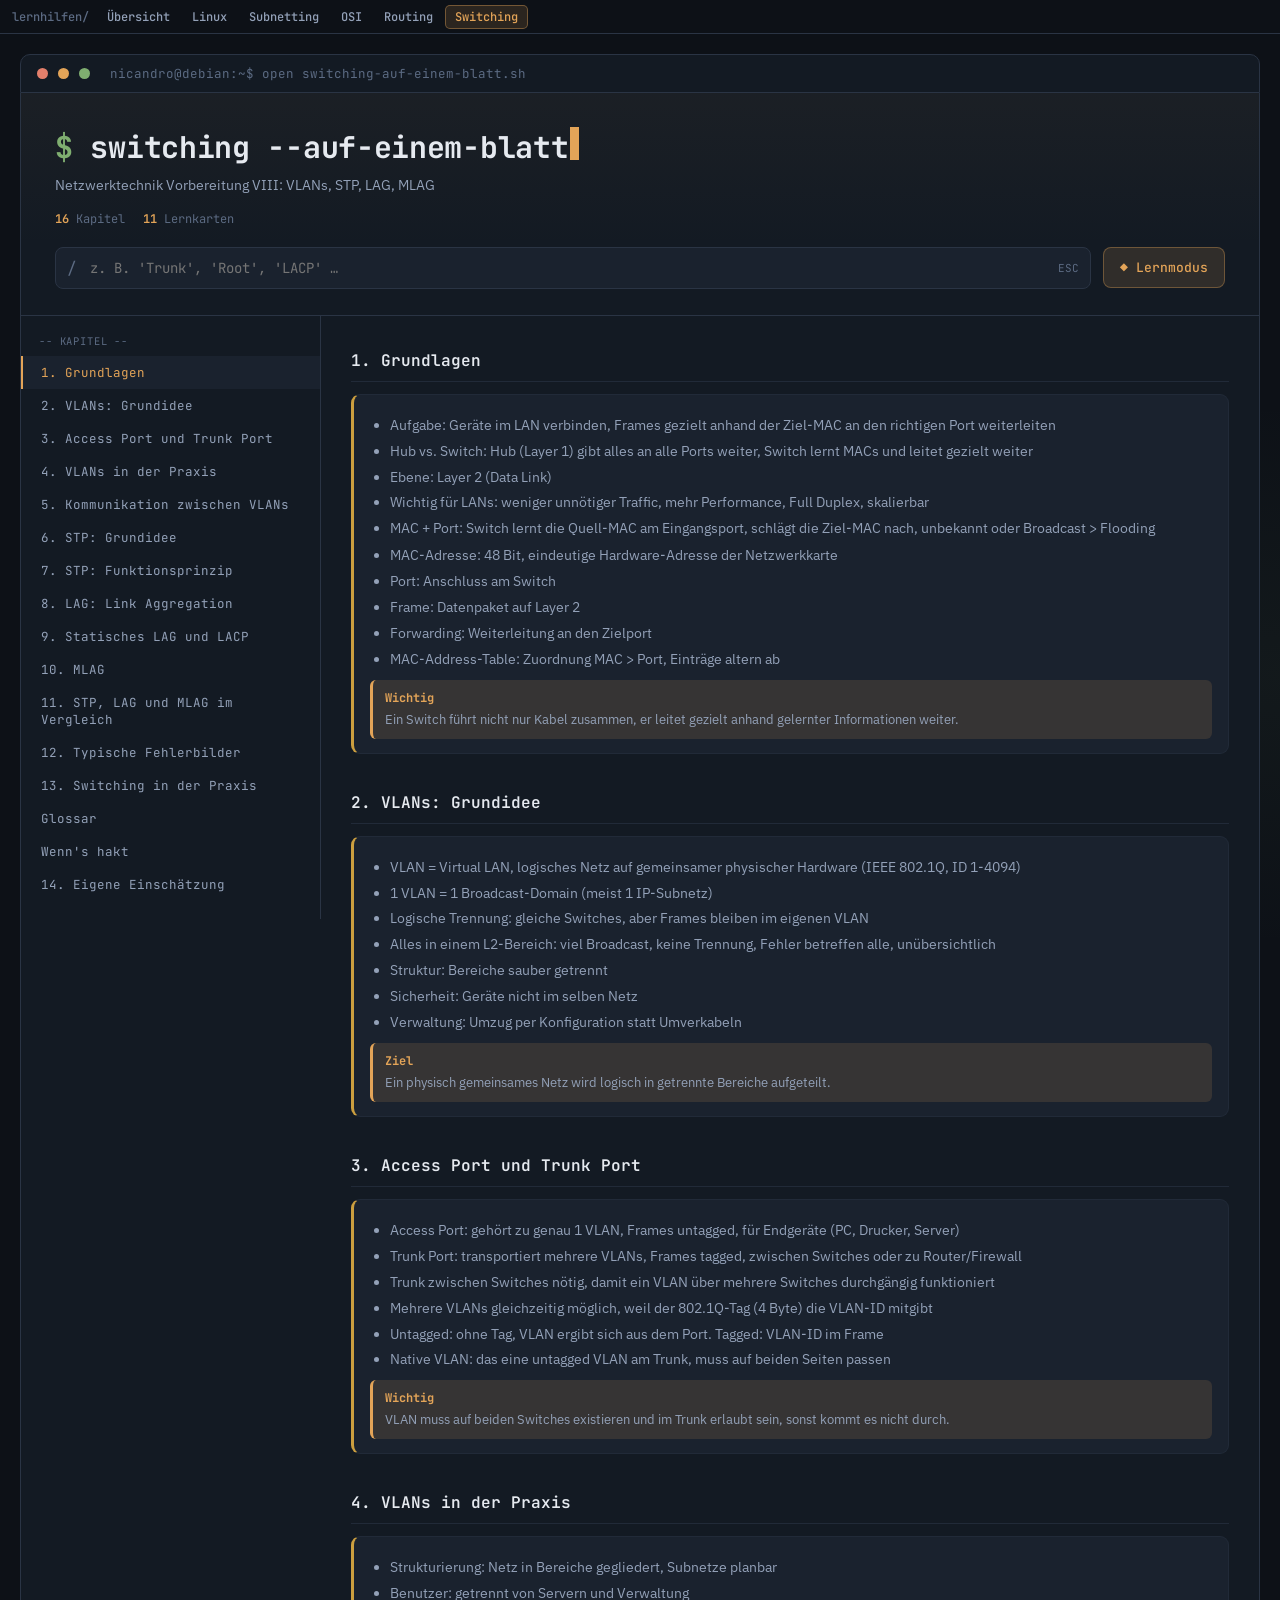
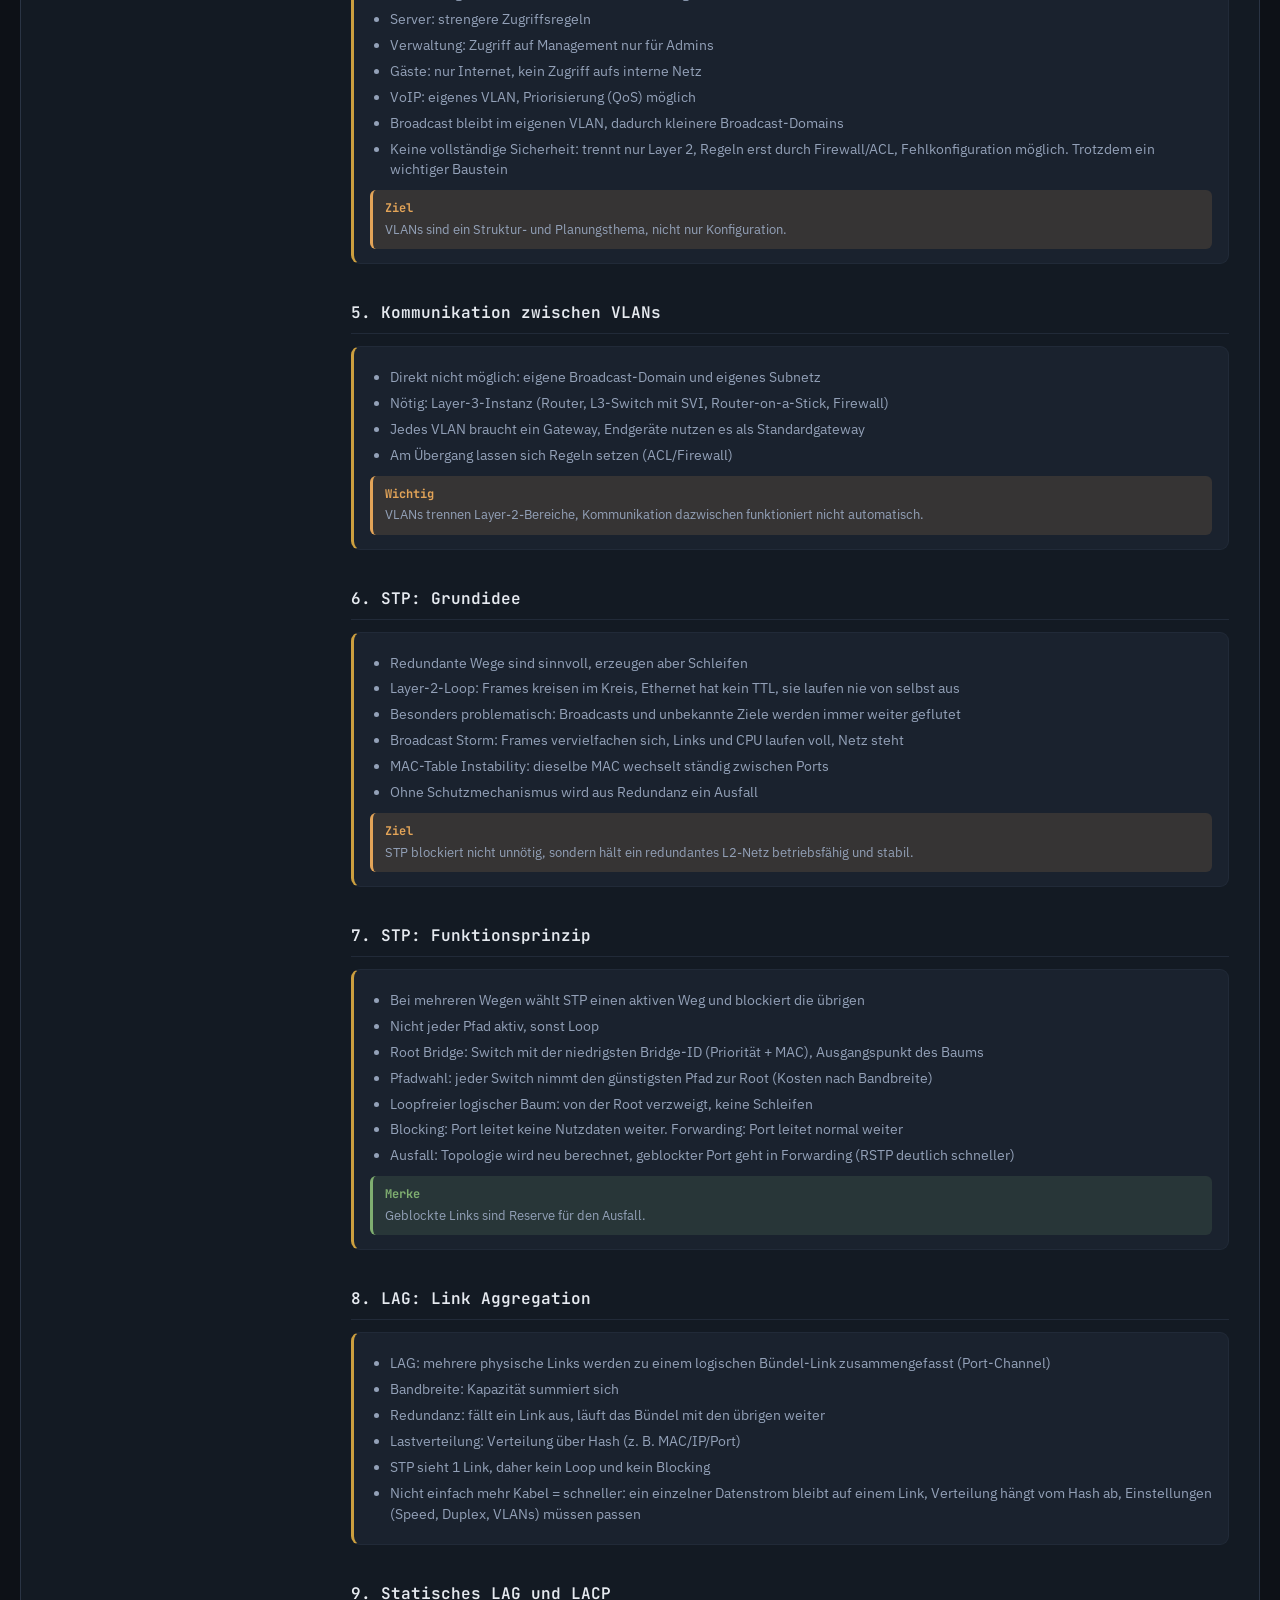
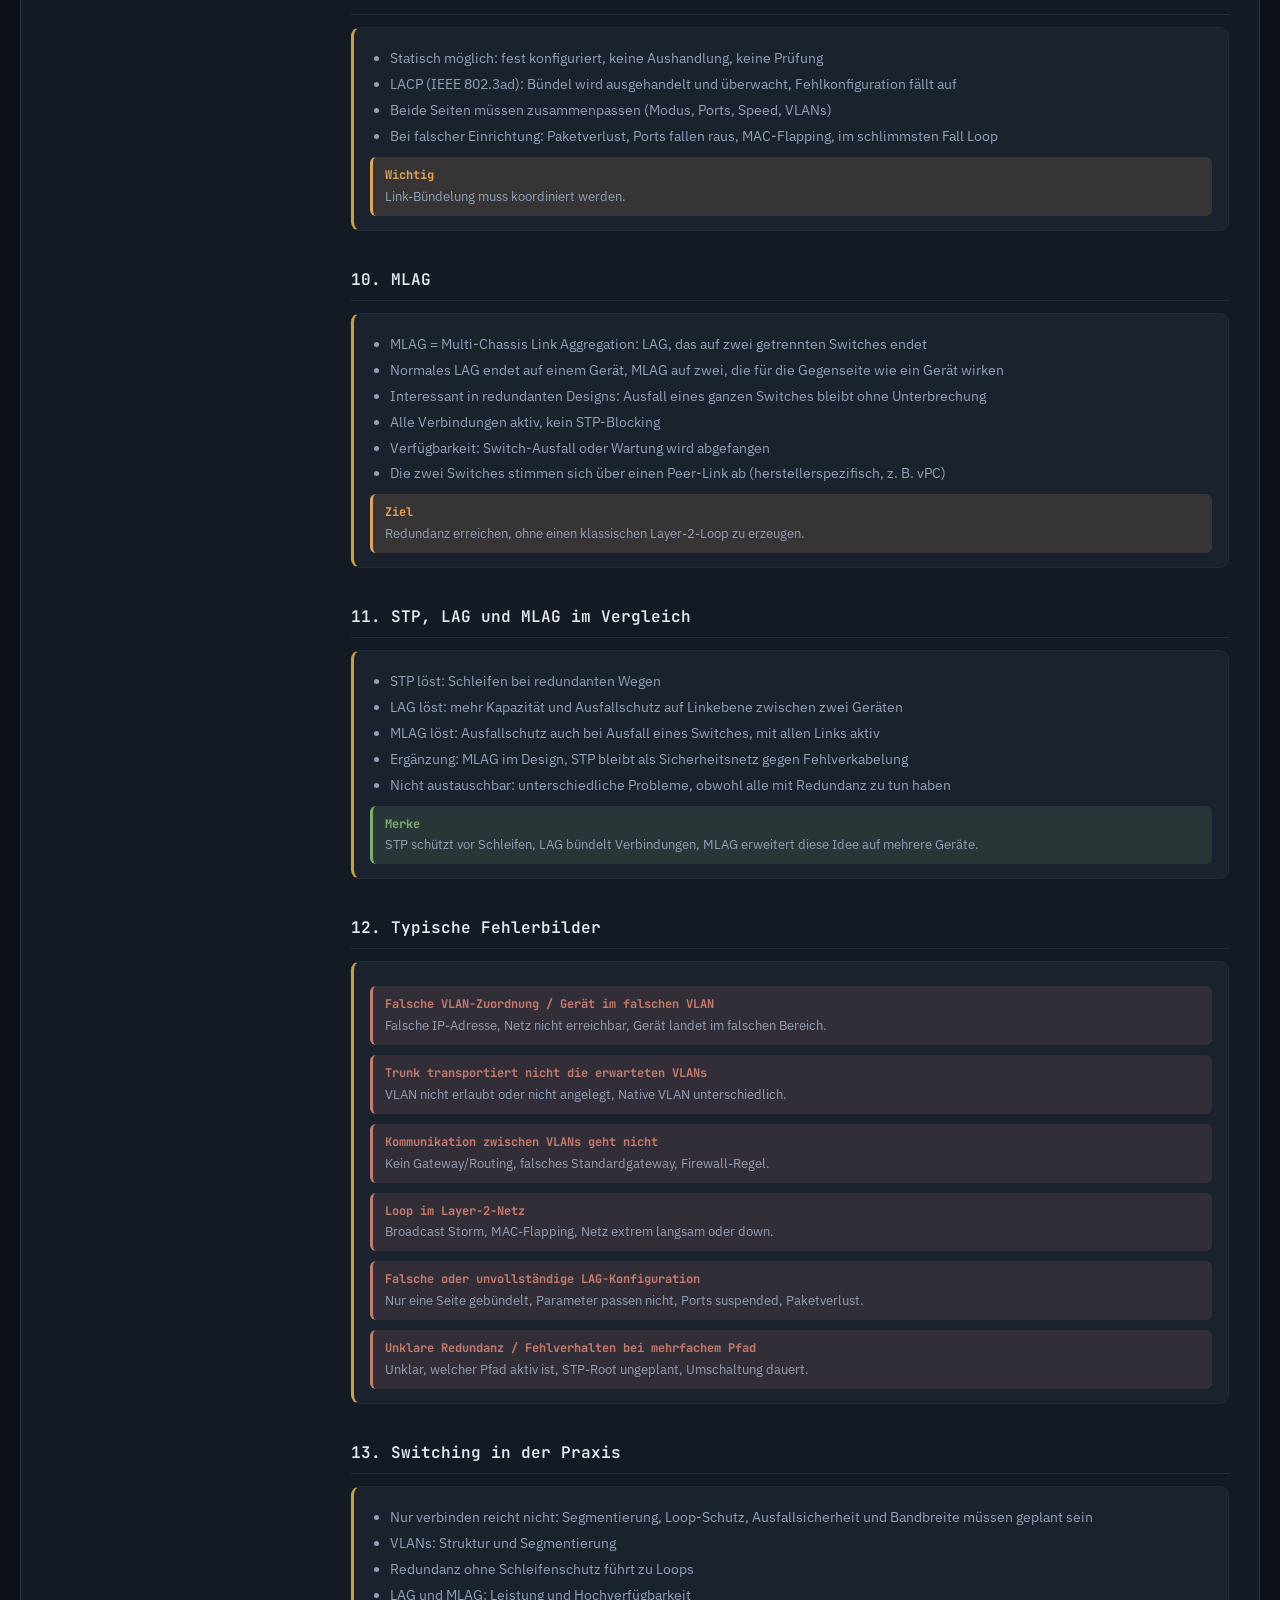
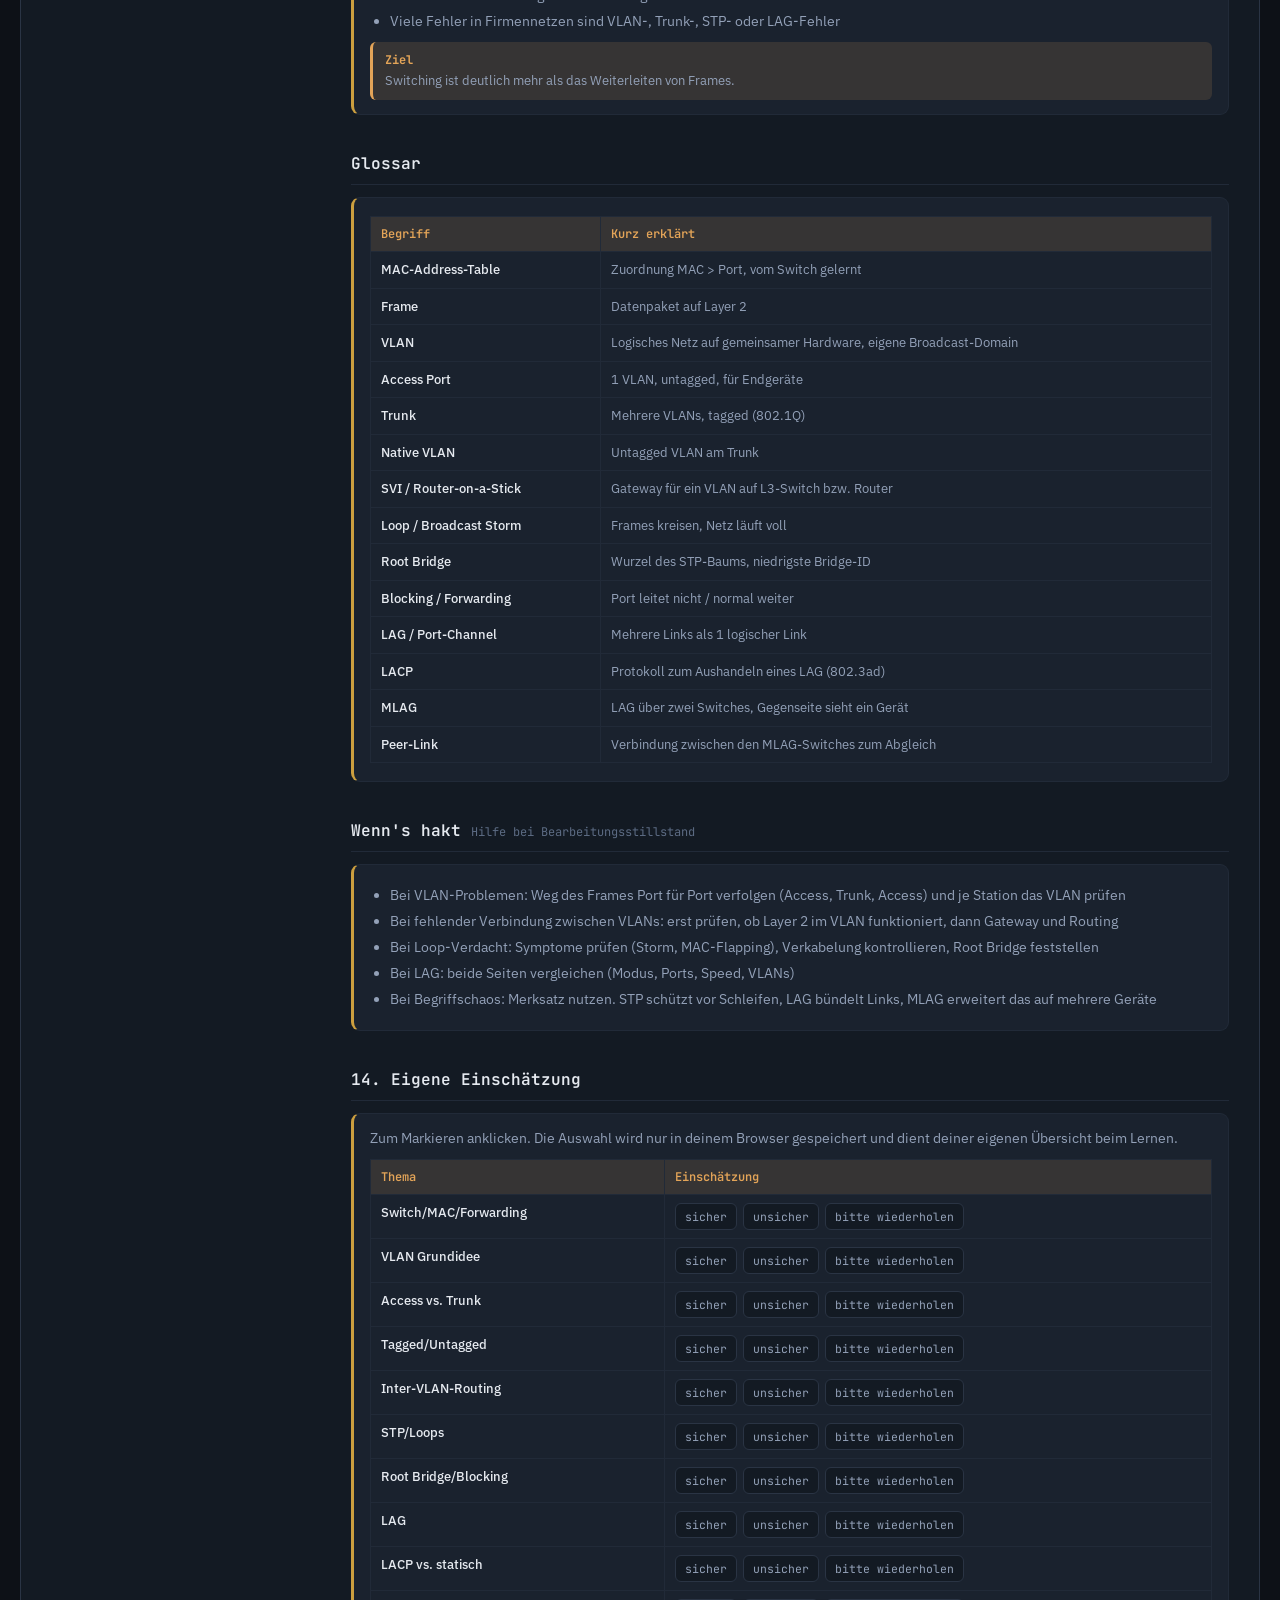
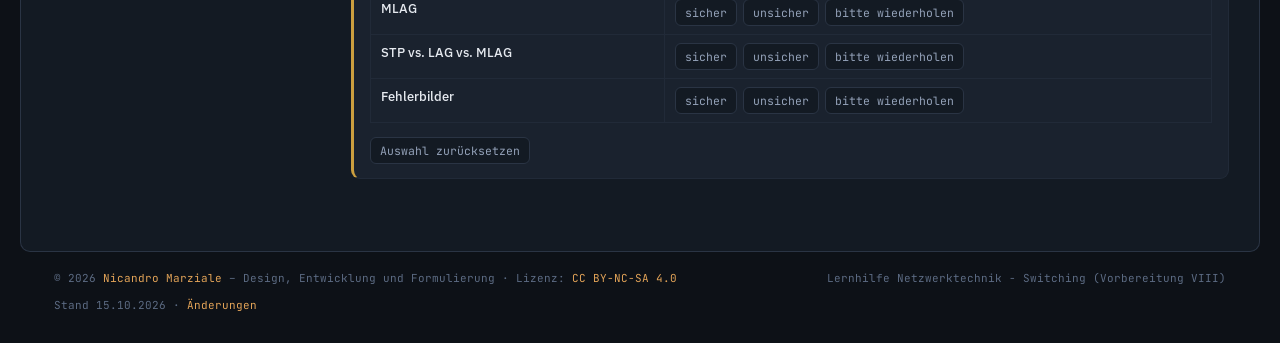
<file: switching-auf-einem-blatt.html>
<!DOCTYPE html>
<!-- Diese Datei wird von bauen.py erzeugt. Nicht hier bearbeiten, sondern in _vorlage/ bzw. _inhalt/. -->
<html lang="de">
<head>
<meta charset="UTF-8">
<meta name="viewport" content="width=device-width, initial-scale=1.0">
<title>switching-auf-einem-blatt.sh</title>
<meta name="description" content="VLANs, Trunks, STP, LAG, LACP, MLAG mit Lernkarten und Selbsteinschätzung">
<link rel="preconnect" href="https://fonts.googleapis.com">
<link rel="preconnect" href="https://fonts.gstatic.com" crossorigin>
<!-- Schriften nicht blockierend laden: Suche und Lernmodus funktionieren sofort, auch wenn Google Fonts langsam oder gesperrt ist -->
<link href="https://fonts.googleapis.com/css2?family=JetBrains+Mono:wght@400;500;600;700&family=IBM+Plex+Sans:wght@400;500;600;700&display=swap" rel="stylesheet" media="print" onload="this.media='all'">
<noscript><link href="https://fonts.googleapis.com/css2?family=JetBrains+Mono:wght@400;500;600;700&family=IBM+Plex+Sans:wght@400;500;600;700&display=swap" rel="stylesheet"></noscript>
<style>
/* ==========================================================================
   Lernhilfen FiSi – gemeinsames Design (Terminal-Stil)
   Wird von bauen.py in jede Seite eingebettet. Hier ändern, dann bauen.
   ========================================================================== */
:root{
  --bg:#0d1117;
  --bg-elevated:#131a23;
  --surface:#1a222e;
  --surface-hover:#212b3a;
  --border:#2a3444;
  --border-soft:#212a38;
  --text-primary:#e6eaf0;
  --text-secondary:#93a1b8;
  --text-muted:#5c6b83;
  --amber:#e3a458;
  --amber-soft:rgba(227,164,88,0.14);
  --amber-dim:rgba(227,164,88,0.35);
  --gold:#cc9f3f;
  --green:#7fae70;
  --green-soft:rgba(127,174,112,0.14);
  --red:#c77b6e;
  --red-soft:rgba(199,123,110,0.14);
  --mono:'JetBrains Mono',ui-monospace,Consolas,monospace;
  --sans:'IBM Plex Sans',system-ui,sans-serif;
  --lh-h:34px;
  color-scheme:dark;
}
*{box-sizing:border-box;}
html,body{margin:0;padding:0;}
body{
  background:
    radial-gradient(ellipse 900px 500px at 15% -10%, rgba(227,164,88,0.06), transparent 60%),
    radial-gradient(ellipse 700px 500px at 100% 10%, rgba(127,174,112,0.05), transparent 55%),
    var(--bg);
  color:var(--text-primary);
  font-family:var(--sans);
  min-height:100vh;
  -webkit-font-smoothing:antialiased;
}
::selection{background:var(--amber-soft);color:var(--text-primary);}
::-webkit-scrollbar{width:10px;height:10px;}
::-webkit-scrollbar-track{background:transparent;}
::-webkit-scrollbar-thumb{background:var(--border);border-radius:8px;}
::-webkit-scrollbar-thumb:hover{background:var(--surface-hover);}

/* ---- Lernhilfen-Leiste (Links zu allen Lernhilfen, bleibt oben stehen) ---- */
.lh-nav{position:sticky;top:env(safe-area-inset-top,0px);z-index:40;height:var(--lh-h);
  display:flex;align-items:center;gap:2px;overflow-x:auto;white-space:nowrap;scrollbar-width:none;
  padding:0 max(12px,env(safe-area-inset-right,0px)) 0 max(12px,env(safe-area-inset-left,0px));
  background:#0d1117;border-bottom:1px solid var(--border);
  font:500 12px/1 var(--mono);}
.lh-nav::-webkit-scrollbar{display:none;}
.lh-nav .lh-ttl{color:var(--text-muted);padding-right:6px;}
.lh-nav a{color:var(--text-secondary);text-decoration:none;padding:5px 9px;border-radius:5px;border:1px solid transparent;}
.lh-nav a:hover{color:var(--text-primary);background:var(--surface);}
.lh-nav a[aria-current="page"]{color:var(--amber);border-color:rgba(227,164,88,0.4);background:var(--amber-soft);}
.lh-nav a:focus-visible{outline:2px solid var(--amber);outline-offset:1px;}

/* ---- Terminal-Rahmen ---- */
.termbar{
  max-width:1240px;margin:20px auto 0;
  background:var(--bg-elevated);
  border:1px solid var(--border);
  border-radius:10px 10px 0 0;
  padding:10px 16px;
  display:flex;align-items:center;gap:10px;
}
.dot{width:11px;height:11px;border-radius:50%;flex-shrink:0;}
.dot.d1{background:#e37f6b;}
.dot.d2{background:var(--amber);}
.dot.d3{background:var(--green);}
.termbar .path{margin-left:10px;color:var(--text-muted);font-family:var(--mono);font-size:12.5px;white-space:nowrap;overflow:hidden;text-overflow:ellipsis;}
/* overflow:clip statt hidden: kein eigener Scroll-Bereich, sonst bleibt die Kapitelleiste nicht stehen */
.wrap{max-width:1240px;margin:0 auto;border:1px solid var(--border);border-top:none;border-radius:0 0 10px 10px;background:var(--bg-elevated);overflow:hidden;overflow:clip;}

/* ---- Kopfbereich ---- */
header.hero{padding:34px 34px 26px;border-bottom:1px solid var(--border);background:linear-gradient(180deg, rgba(227,164,88,0.04), transparent 70%);}
h1{font-family:var(--mono);font-weight:700;font-size:clamp(22px,3vw,30px);margin:0;color:var(--text-primary);letter-spacing:-0.01em;overflow-wrap:anywhere;}
h1 .prompt{color:var(--green);}
h1 .cursor{display:inline-block;width:9px;height:1.1em;background:var(--amber);margin-left:2px;vertical-align:-2px;animation:blink 1.1s step-end infinite;}
@keyframes blink{50%{opacity:0;}}
.subtitle{color:var(--text-secondary);font-size:14px;margin:8px 0 0;max-width:680px;line-height:1.55;}
.meta-row{display:flex;gap:18px;color:var(--text-muted);font-family:var(--mono);font-size:12px;margin-top:14px;flex-wrap:wrap;}
.meta-row span b{color:var(--amber);font-weight:600;}

.controls{display:flex;gap:12px;align-items:center;margin-top:20px;flex-wrap:wrap;}
.search-box{flex:1;min-width:240px;position:relative;}
.search-box input{width:100%;background:var(--surface);border:1px solid var(--border);color:var(--text-primary);font-family:var(--mono);font-size:14px;padding:11px 46px 11px 34px;border-radius:8px;outline:none;transition:border-color .15s, box-shadow .15s;}
.search-box input:focus{border-color:var(--amber-dim);box-shadow:0 0 0 3px var(--amber-soft);}
.search-box .glyph{position:absolute;left:12px;top:50%;transform:translateY(-50%);color:var(--text-muted);font-family:var(--mono);pointer-events:none;}
.search-box .hint{position:absolute;right:12px;top:50%;transform:translateY(-50%);color:var(--text-muted);font-size:11px;font-family:var(--mono);pointer-events:none;}
.btn{font-family:var(--mono);font-size:13px;font-weight:500;background:var(--surface);border:1px solid var(--border);color:var(--text-primary);padding:11px 16px;border-radius:8px;cursor:pointer;transition:all .15s;white-space:nowrap;}
.btn:hover{background:var(--surface-hover);border-color:var(--amber-dim);}
.btn:focus-visible,.cat-link:focus-visible,.sc-btn:focus-visible,.lm-card:focus-visible{outline:2px solid var(--amber);outline-offset:2px;}
.btn.primary{background:var(--amber-soft);border-color:var(--amber-dim);color:var(--amber);}
.btn.primary:hover{background:rgba(227,164,88,0.22);}
.btn.an{background:rgba(204,159,63,0.16);border-color:var(--gold);color:var(--gold);}

/* ---- Kapitelleiste (links, bleibt stehen) ---- */
.layout{display:flex;}
nav.sidebar{width:300px;flex-shrink:0;border-right:1px solid var(--border);padding:18px 0;max-height:calc(100vh - var(--lh-h) - 8px);overflow-y:auto;position:sticky;top:var(--lh-h);align-self:flex-start;}
.sidebar .lslabel{font-family:var(--mono);font-size:10.5px;color:var(--text-muted);padding:0 18px 8px;text-transform:uppercase;letter-spacing:.08em;}
.cat-link{display:flex;align-items:center;gap:10px;width:100%;padding:8px 18px;background:none;border:none;cursor:pointer;text-align:left;font-family:var(--mono);font-size:12.5px;color:var(--text-secondary);border-left:2px solid transparent;transition:all .12s;}
.cat-link .perm{color:var(--text-muted);opacity:.65;}
.cat-link .name{color:inherit;flex:1;}
.cat-link .cnt{color:var(--text-muted);font-size:11px;}
.cat-link:hover{background:var(--surface);color:var(--text-primary);}
.cat-link.active{background:var(--surface);color:var(--amber);border-left-color:var(--amber);}
.cat-link.active .cnt{color:var(--amber);}

/* ---- Inhalt ---- */
main.content{flex:1;min-width:0;padding:8px 30px 60px;}
.category-section{padding-top:26px;scroll-margin-top:calc(var(--lh-h) + 16px);}
.category-head{display:flex;align-items:baseline;flex-wrap:wrap;gap:4px 10px;margin-bottom:4px;padding-bottom:10px;border-bottom:1px solid var(--border-soft);}
.category-head h2{font-family:var(--mono);font-size:16px;margin:0;color:var(--text-primary);font-weight:600;text-wrap:balance;}
.category-head .path{color:var(--text-muted);font-size:12px;font-family:var(--mono);}

/* Gruppe = Zwischenüberschrift innerhalb eines Kapitels */
.group{margin-top:24px;}
.group-name{font-size:13.5px;font-weight:600;color:var(--amber);font-family:var(--mono);text-transform:uppercase;letter-spacing:.06em;margin:0 0 12px;padding:3px 0 3px 10px;border-left:3px solid var(--gold);}
.cards{display:grid;grid-template-columns:repeat(auto-fill,minmax(300px,1fr));gap:10px;}

/* Karte */
.card{background:var(--surface);border:1px solid var(--border-soft);border-left:3px solid var(--gold);border-radius:9px;padding:14px 16px;margin:12px 0;transition:border-color .15s;min-width:0;}
.card:hover{border-color:var(--amber-dim);}
.cards > .card{margin:0;}
.card h4{margin:0 0 6px;font-family:var(--mono);font-size:13.5px;color:var(--amber);font-weight:600;}
.card p{margin:0 0 6px;font-size:13.5px;color:var(--text-secondary);line-height:1.55;}
.card p:last-child{margin-bottom:0;}
.card ul,.card ol{margin:6px 0;padding-left:20px;}
.card li{font-size:13.5px;color:var(--text-secondary);line-height:1.55;margin-bottom:5px;}
.card li b,.card p b{color:var(--text-primary);}
.card-note{font-size:12px;color:var(--text-muted);margin:2px 0 10px;}
code{background:rgba(255,255,255,0.06);padding:1px 6px;border-radius:4px;font-family:var(--mono);font-size:.92em;color:#cbd6e4;}

/* Merksatz und Hinweiskästen */
.merksatz{margin-top:10px;padding:8px 12px;background:var(--green-soft);border-left:3px solid var(--green);border-radius:6px;color:var(--green);font-size:12.5px;font-style:italic;}
.hinweis{margin-top:10px;padding:9px 12px;border-left:3px solid var(--amber);border-radius:6px;background:var(--amber-soft);font-size:13px;color:var(--text-secondary);line-height:1.55;}
.hinweis b{display:block;font-family:var(--mono);font-size:12px;color:var(--amber);margin-bottom:2px;}
.hinweis.merk{border-left-color:var(--green);background:var(--green-soft);}
.hinweis.merk b{color:var(--green);}
.hinweis.fehler{border-left-color:var(--red);background:var(--red-soft);}
.hinweis.fehler b{color:var(--red);}

/* Formel-/Wert-Etikett */
.formel{display:inline-block;background:var(--amber-soft);color:var(--amber);padding:2px 8px;border-radius:5px;font-family:var(--mono);font-size:.86em;margin:2px 4px 2px 0;}

/* Nummerierte Rechenschritte */
.schritte{list-style:none;counter-reset:schritt;padding-left:0 !important;margin:8px 0;}
.schritte li{counter-increment:schritt;position:relative;padding:5px 0 5px 34px;}
.schritte li::before{content:counter(schritt);position:absolute;left:0;top:4px;width:22px;height:22px;border-radius:50%;background:var(--amber-soft);color:var(--amber);font:600 11px/22px var(--mono);text-align:center;}

/* Tabellen */
.tbl-wrap{overflow-x:auto;}
.tbl{width:100%;border-collapse:collapse;font-size:13px;margin:4px 0;}
.tbl th,.tbl td{border:1px solid var(--border-soft);padding:8px 10px;text-align:left;vertical-align:top;line-height:1.5;}
.tbl th{background:var(--amber-soft);color:var(--amber);font-family:var(--mono);font-weight:600;font-size:12px;}
.tbl td{color:var(--text-secondary);}
.tbl td:first-child{color:var(--text-primary);font-weight:500;}
.tbl.zahlen th,.tbl.zahlen td{text-align:center;font-variant-numeric:tabular-nums;}
.tbl.zahlen td:first-child{color:var(--text-secondary);font-weight:400;}

/* Schaubilder (SVG) */
.schaubild{margin:4px 0 10px;overflow-x:auto;}
.schaubild svg{display:block;width:100%;min-width:460px;max-width:760px;height:auto;margin:0 auto;}

/* Selbsteinschätzung */
.sc-btn{font-family:var(--mono);font-size:11.5px;background:var(--bg-elevated);border:1px solid var(--border);color:var(--text-secondary);padding:5px 9px;border-radius:6px;cursor:pointer;white-space:nowrap;}
.sc-btn:hover{border-color:var(--amber-dim);}
.sc-btn.sicher.active{background:var(--green-soft);border-color:var(--green);color:var(--green);}
.sc-btn.unsicher.active{background:var(--amber-soft);border-color:var(--amber);color:var(--amber);}
.sc-btn.wiederholen.active{background:var(--red-soft);border-color:var(--red);color:var(--red);}
.sc-actions{display:flex;gap:6px;flex-wrap:wrap;}

mark{background:var(--amber-soft);color:var(--amber);border-radius:3px;padding:0 1px;}
.no-results{text-align:center;padding:60px 20px;color:var(--text-muted);font-family:var(--mono);font-size:13px;display:none;}
.hidden{display:none !important;}

/* ---- Lernmodus (Lernkarten oder Quiz) ---- */
.lernmodus{position:fixed;inset:0;background:rgba(8,11,16,0.82);backdrop-filter:blur(4px);display:none;align-items:center;justify-content:center;z-index:50;padding:20px;}
.lernmodus.open{display:flex;}
.lm-box{width:100%;max-width:600px;max-height:calc(100vh - 40px);overflow-y:auto;background:var(--bg-elevated);border:1px solid var(--border);border-radius:14px;padding:28px;position:relative;}
.lm-close{position:absolute;top:16px;right:16px;background:none;border:none;color:var(--text-muted);font-size:20px;cursor:pointer;line-height:1;padding:4px;}
.lm-close:hover{color:var(--text-primary);}
.lm-progress{font-family:var(--mono);font-size:12px;color:var(--text-muted);margin-bottom:6px;}
.lm-bar{height:4px;background:var(--surface);border-radius:2px;overflow:hidden;margin-bottom:22px;}
.lm-bar-fill{height:100%;background:linear-gradient(90deg,var(--amber),var(--green));transition:width .25s;}
.lm-cat{font-family:var(--mono);font-size:11px;color:var(--gold);text-transform:uppercase;letter-spacing:.06em;}
/* Lernkarten */
.lm-card{min-height:190px;border:1px solid var(--border);border-radius:12px;background:var(--surface);padding:26px;display:flex;flex-direction:column;align-items:center;justify-content:center;text-align:center;cursor:pointer;gap:14px;}
.lm-front{font-size:17px;color:var(--text-primary);line-height:1.5;}
.lm-reveal{font-size:16px;font-weight:600;color:var(--green);line-height:1.5;}
.lm-reveal.mono{font-family:var(--mono);font-size:20px;font-weight:700;}
.lm-extra{margin-top:10px;font-size:13px;color:var(--text-secondary);line-height:1.5;}
.lm-extra.mono{font-family:var(--mono);}
.lm-flip-hint{font-family:var(--mono);font-size:11px;color:var(--text-muted);}
.lm-actions{display:flex;gap:10px;margin-top:18px;}
.lm-actions .btn{flex:1;text-align:center;justify-content:center;}
.btn.again{border-color:rgba(227,164,88,0.4);color:var(--amber);}
.btn.know{border-color:rgba(127,174,112,0.4);color:var(--green);}
.btn.again:hover{background:var(--amber-soft);}
.btn.know:hover{background:var(--green-soft);}
.lm-keys{font-family:var(--mono);font-size:10.5px;color:var(--text-muted);text-align:center;margin-top:12px;}
/* Quiz */
.lm-question{font-size:16px;color:var(--text-primary);line-height:1.5;margin:8px 0 16px;}
.lm-options{display:flex;flex-direction:column;gap:8px;margin-bottom:18px;}
.lm-opt{display:flex;align-items:flex-start;gap:10px;padding:10px 12px;border:1px solid var(--border);border-radius:8px;background:var(--surface);cursor:pointer;transition:border-color .15s;}
.lm-opt:hover{border-color:var(--amber-dim);}
.lm-opt input{margin-top:2px;accent-color:var(--amber);flex-shrink:0;}
.lm-opt span{font-size:13.5px;color:var(--text-secondary);line-height:1.5;}
.lm-opt.correct{border-color:var(--green);background:var(--green-soft);}
.lm-opt.correct span{color:var(--green);}
.lm-opt.wrong{border-color:var(--red);background:var(--red-soft);}
.lm-opt.wrong span{color:var(--red);}
.lm-hint{font-family:var(--mono);font-size:11px;color:var(--text-muted);margin-bottom:14px;}
.lm-explain{font-size:12.5px;color:var(--text-secondary);background:var(--surface);border-left:3px solid var(--amber);border-radius:6px;padding:10px 12px;margin-bottom:16px;display:none;}
.lm-explain.show{display:block;}
.btn.check{border-color:var(--amber-dim);color:var(--amber);}
.btn.check:hover{background:var(--amber-soft);}
.btn.next{border-color:rgba(127,174,112,0.4);color:var(--green);}
.btn.next:hover{background:var(--green-soft);}
/* Ende einer Runde */
.lm-done{text-align:center;padding:20px 0;}
.lm-done h3{font-family:var(--mono);color:var(--amber);margin:0 0 8px;}
.lm-done p{color:var(--text-secondary);font-size:13.5px;margin:0 0 18px;}

/* ---- Fußzeile ---- */
.seitenfuss{max-width:1240px;margin:0 auto;padding:18px 34px 28px;font-family:var(--mono);font-size:11px;line-height:1.6;color:var(--text-muted);display:flex;gap:10px 18px;flex-wrap:wrap;justify-content:space-between;}
.seitenfuss a{color:var(--amber);text-decoration:none;}
.seitenfuss a:hover{text-decoration:underline;}

/* ---- Handy ---- */
@media (max-width:820px){
  .layout{flex-direction:column;}
  nav.sidebar{width:100%;position:sticky;top:var(--lh-h);z-index:10;background:var(--bg-elevated);max-height:none;border-right:none;border-bottom:1px solid var(--border);display:flex;overflow-x:auto;padding:12px;gap:4px;}
  .sidebar .lslabel{display:none;}
  .cat-link{width:auto;flex-shrink:0;border-left:none;border-bottom:2px solid transparent;border-radius:6px;padding:7px 12px;}
  .cat-link .perm{display:none;}
  .cat-link.active{border-bottom-color:var(--amber);}
  .category-section{scroll-margin-top:calc(var(--lh-h) + 72px);}
  header.hero{padding:24px 18px 20px;}
  main.content{padding:8px 16px 50px;}
  .termbar{margin:10px 10px 0;}
  .wrap{margin:0 10px;}
  .seitenfuss{padding:18px;}
  .lm-box{padding:22px 18px;}
}
@media (prefers-reduced-motion:reduce){
  h1 .cursor{animation:none;}
  *{transition:none !important;scroll-behavior:auto !important;}
}
@media print{
  .lh-nav,nav.sidebar,.controls,.lernmodus{display:none !important;}
  .category-section{break-inside:avoid-page;}
}

/* ---- Sprachauswahl für Fachbegriffe ---- */
.sprachwahl{position:relative;}
.sprach-menue{position:absolute;right:0;top:calc(100% + 6px);z-index:30;min-width:220px;background:var(--bg-elevated);border:1px solid var(--border);border-radius:10px;padding:10px;box-shadow:0 10px 30px rgba(0,0,0,0.5);}
.sprach-titel{font-family:var(--mono);font-size:10.5px;color:var(--text-muted);text-transform:uppercase;letter-spacing:.08em;margin:2px 4px 8px;}
.sprach-option{display:flex;align-items:center;gap:10px;padding:7px 8px;border-radius:6px;cursor:pointer;font-size:13.5px;color:var(--text-secondary);}
.sprach-option:hover{background:var(--surface);color:var(--text-primary);}
.sprach-option input{accent-color:var(--amber);}
.sprach-code{font-family:var(--mono);font-size:11.5px;font-weight:600;color:var(--amber);min-width:22px;}
.sprach-hinweis{font-size:11.5px;color:var(--text-muted);margin:8px 4px 2px;}
@media (max-width:820px){.sprach-menue{right:auto;left:0;}}
</style>

</head>
<body>
<nav class="lh-nav" aria-label="Lernhilfen"><span class="lh-ttl">lernhilfen/</span><a href="index.html">Übersicht</a><a href="linux-auf-einem-blatt.html">Linux</a><a href="subnetting-vlsm-auf-einem-blatt.html">Subnetting</a><a href="osi-modell-auf-einem-blatt.html">OSI</a><a href="routing-auf-einem-blatt.html">Routing</a><a href="switching-auf-einem-blatt.html" aria-current="page">Switching</a></nav>

<div class="termbar">
  <div class="dot d1"></div><div class="dot d2"></div><div class="dot d3"></div>
  <span class="path">nicandro@debian:~$ open switching-auf-einem-blatt.sh</span>
</div>

<div class="wrap">
  <header class="hero">
    <h1><span class="prompt">$</span> switching --auf-einem-blatt<span class="cursor"></span></h1>
    <p class="subtitle">Netzwerktechnik Vorbereitung VIII: VLANs, STP, LAG, MLAG</p>
    <div class="meta-row">
      <span><b data-stat="kapitel">0</b> Kapitel</span>
      <span><b data-stat="lernen">0</b> Lernkarten</span>
      <span id="statVisible" class="hidden"><b id="statVisibleNum">0</b> Treffer</span>
    </div>
    <div class="controls">
      <div class="search-box">
        <span class="glyph">/</span>
        <input id="searchInput" type="search" placeholder="z. B. &#x27;Trunk&#x27;, &#x27;Root&#x27;, &#x27;LACP&#x27; …" autocomplete="off" aria-label="Suchen">
        <span class="hint">ESC</span>
      </div>


      <button class="btn primary" id="lernBtn" type="button">◆ Lernmodus</button>
    </div>
  </header>

  <div class="layout">
    <nav class="sidebar" id="sidebar" aria-label="Kapitel">
      <div class="lslabel">-- kapitel --</div>
    </nav>
    <main class="content" id="content">
      <section class="category-section" id="s1" data-nav="1. Grundlagen">
        <div class="category-head"><h2>1. Grundlagen</h2></div>
        <div class="card">
<ul>
<li>Aufgabe: Geräte im LAN verbinden, Frames gezielt anhand der Ziel-MAC an den richtigen Port weiterleiten</li>
<li>Hub vs. Switch: Hub (Layer 1) gibt alles an alle Ports weiter, Switch lernt MACs und leitet gezielt weiter</li>
<li>Ebene: Layer 2 (Data Link)</li>
<li>Wichtig für LANs: weniger unnötiger Traffic, mehr Performance, Full Duplex, skalierbar</li>
<li>MAC + Port: Switch lernt die Quell-MAC am Eingangsport, schlägt die Ziel-MAC nach, unbekannt oder Broadcast > Flooding</li>
</ul>
<ul>
<li>MAC-Adresse: 48 Bit, eindeutige Hardware-Adresse der Netzwerkkarte</li>
<li>Port: Anschluss am Switch</li>
<li>Frame: Datenpaket auf Layer 2</li>
<li>Forwarding: Weiterleitung an den Zielport</li>
<li>MAC-Address-Table: Zuordnung MAC > Port, Einträge altern ab</li>
</ul>
<div class="hinweis"><b>Wichtig</b>Ein Switch führt nicht nur Kabel zusammen, er leitet gezielt anhand gelernter Informationen weiter.</div>
        </div>
      </section>

      <section class="category-section" id="s2" data-nav="2. VLANs: Grundidee">
        <div class="category-head"><h2>2. VLANs: Grundidee</h2></div>
        <div class="card">
<ul>
<li>VLAN = Virtual LAN, logisches Netz auf gemeinsamer physischer Hardware (IEEE 802.1Q, ID 1-4094)</li>
<li>1 VLAN = 1 Broadcast-Domain (meist 1 IP-Subnetz)</li>
<li>Logische Trennung: gleiche Switches, aber Frames bleiben im eigenen VLAN</li>
<li>Alles in einem L2-Bereich: viel Broadcast, keine Trennung, Fehler betreffen alle, unübersichtlich</li>
<li>Struktur: Bereiche sauber getrennt</li>
<li>Sicherheit: Geräte nicht im selben Netz</li>
<li>Verwaltung: Umzug per Konfiguration statt Umverkabeln</li>
</ul>
<div class="hinweis"><b>Ziel</b>Ein physisch gemeinsames Netz wird logisch in getrennte Bereiche aufgeteilt.</div>
        </div>
      </section>

      <section class="category-section" id="s3" data-nav="3. Access Port und Trunk Port">
        <div class="category-head"><h2>3. Access Port und Trunk Port</h2></div>
        <div class="card">
<ul>
<li>Access Port: gehört zu genau 1 VLAN, Frames untagged, für Endgeräte (PC, Drucker, Server)</li>
<li>Trunk Port: transportiert mehrere VLANs, Frames tagged, zwischen Switches oder zu Router/Firewall</li>
<li>Trunk zwischen Switches nötig, damit ein VLAN über mehrere Switches durchgängig funktioniert</li>
<li>Mehrere VLANs gleichzeitig möglich, weil der 802.1Q-Tag (4 Byte) die VLAN-ID mitgibt</li>
<li>Untagged: ohne Tag, VLAN ergibt sich aus dem Port. Tagged: VLAN-ID im Frame</li>
<li>Native VLAN: das eine untagged VLAN am Trunk, muss auf beiden Seiten passen</li>
</ul>
<div class="hinweis"><b>Wichtig</b>VLAN muss auf beiden Switches existieren und im Trunk erlaubt sein, sonst kommt es nicht durch.</div>
        </div>
      </section>

      <section class="category-section" id="s4" data-nav="4. VLANs in der Praxis">
        <div class="category-head"><h2>4. VLANs in der Praxis</h2></div>
        <div class="card">
<ul>
<li>Strukturierung: Netz in Bereiche gegliedert, Subnetze planbar</li>
<li>Benutzer: getrennt von Servern und Verwaltung</li>
<li>Server: strengere Zugriffsregeln</li>
<li>Verwaltung: Zugriff auf Management nur für Admins</li>
<li>Gäste: nur Internet, kein Zugriff aufs interne Netz</li>
<li>VoIP: eigenes VLAN, Priorisierung (QoS) möglich</li>
<li>Broadcast bleibt im eigenen VLAN, dadurch kleinere Broadcast-Domains</li>
<li>Keine vollständige Sicherheit: trennt nur Layer 2, Regeln erst durch Firewall/ACL, Fehlkonfiguration möglich. Trotzdem ein wichtiger Baustein</li>
</ul>
<div class="hinweis"><b>Ziel</b>VLANs sind ein Struktur- und Planungsthema, nicht nur Konfiguration.</div>
        </div>
      </section>

      <section class="category-section" id="s5" data-nav="5. Kommunikation zwischen VLANs">
        <div class="category-head"><h2>5. Kommunikation zwischen VLANs</h2></div>
        <div class="card">
<ul>
<li>Direkt nicht möglich: eigene Broadcast-Domain und eigenes Subnetz</li>
<li>Nötig: Layer-3-Instanz (Router, L3-Switch mit SVI, Router-on-a-Stick, Firewall)</li>
<li>Jedes VLAN braucht ein Gateway, Endgeräte nutzen es als Standardgateway</li>
<li>Am Übergang lassen sich Regeln setzen (ACL/Firewall)</li>
</ul>
<div class="hinweis"><b>Wichtig</b>VLANs trennen Layer-2-Bereiche, Kommunikation dazwischen funktioniert nicht automatisch.</div>
        </div>
      </section>

      <section class="category-section" id="s6" data-nav="6. STP: Grundidee">
        <div class="category-head"><h2>6. STP: Grundidee</h2></div>
        <div class="card">
<ul>
<li>Redundante Wege sind sinnvoll, erzeugen aber Schleifen</li>
<li>Layer-2-Loop: Frames kreisen im Kreis, Ethernet hat kein TTL, sie laufen nie von selbst aus</li>
<li>Besonders problematisch: Broadcasts und unbekannte Ziele werden immer weiter geflutet</li>
<li>Broadcast Storm: Frames vervielfachen sich, Links und CPU laufen voll, Netz steht</li>
<li>MAC-Table Instability: dieselbe MAC wechselt ständig zwischen Ports</li>
<li>Ohne Schutzmechanismus wird aus Redundanz ein Ausfall</li>
</ul>
<div class="hinweis"><b>Ziel</b>STP blockiert nicht unnötig, sondern hält ein redundantes L2-Netz betriebsfähig und stabil.</div>
        </div>
      </section>

      <section class="category-section" id="s7" data-nav="7. STP: Funktionsprinzip">
        <div class="category-head"><h2>7. STP: Funktionsprinzip</h2></div>
        <div class="card">
<ul>
<li>Bei mehreren Wegen wählt STP einen aktiven Weg und blockiert die übrigen</li>
<li>Nicht jeder Pfad aktiv, sonst Loop</li>
<li>Root Bridge: Switch mit der niedrigsten Bridge-ID (Priorität + MAC), Ausgangspunkt des Baums</li>
<li>Pfadwahl: jeder Switch nimmt den günstigsten Pfad zur Root (Kosten nach Bandbreite)</li>
<li>Loopfreier logischer Baum: von der Root verzweigt, keine Schleifen</li>
<li>Blocking: Port leitet keine Nutzdaten weiter. Forwarding: Port leitet normal weiter</li>
<li>Ausfall: Topologie wird neu berechnet, geblockter Port geht in Forwarding (RSTP deutlich schneller)</li>
</ul>
<div class="hinweis merk"><b>Merke</b>Geblockte Links sind Reserve für den Ausfall.</div>
        </div>
      </section>

      <section class="category-section" id="s8" data-nav="8. LAG: Link Aggregation">
        <div class="category-head"><h2>8. LAG: Link Aggregation</h2></div>
        <div class="card">
<ul>
<li>LAG: mehrere physische Links werden zu einem logischen Bündel-Link zusammengefasst (Port-Channel)</li>
<li>Bandbreite: Kapazität summiert sich</li>
<li>Redundanz: fällt ein Link aus, läuft das Bündel mit den übrigen weiter</li>
<li>Lastverteilung: Verteilung über Hash (z. B. MAC/IP/Port)</li>
<li>STP sieht 1 Link, daher kein Loop und kein Blocking</li>
<li>Nicht einfach mehr Kabel = schneller: ein einzelner Datenstrom bleibt auf einem Link, Verteilung hängt vom Hash ab, Einstellungen (Speed, Duplex, VLANs) müssen passen</li>
</ul>
        </div>
      </section>

      <section class="category-section" id="s9" data-nav="9. Statisches LAG und LACP">
        <div class="category-head"><h2>9. Statisches LAG und LACP</h2></div>
        <div class="card">
<ul>
<li>Statisch möglich: fest konfiguriert, keine Aushandlung, keine Prüfung</li>
<li>LACP (IEEE 802.3ad): Bündel wird ausgehandelt und überwacht, Fehlkonfiguration fällt auf</li>
<li>Beide Seiten müssen zusammenpassen (Modus, Ports, Speed, VLANs)</li>
<li>Bei falscher Einrichtung: Paketverlust, Ports fallen raus, MAC-Flapping, im schlimmsten Fall Loop</li>
</ul>
<div class="hinweis"><b>Wichtig</b>Link-Bündelung muss koordiniert werden.</div>
        </div>
      </section>

      <section class="category-section" id="s10" data-nav="10. MLAG">
        <div class="category-head"><h2>10. MLAG</h2></div>
        <div class="card">
<ul>
<li>MLAG = Multi-Chassis Link Aggregation: LAG, das auf zwei getrennten Switches endet</li>
<li>Normales LAG endet auf einem Gerät, MLAG auf zwei, die für die Gegenseite wie ein Gerät wirken</li>
<li>Interessant in redundanten Designs: Ausfall eines ganzen Switches bleibt ohne Unterbrechung</li>
<li>Alle Verbindungen aktiv, kein STP-Blocking</li>
<li>Verfügbarkeit: Switch-Ausfall oder Wartung wird abgefangen</li>
<li>Die zwei Switches stimmen sich über einen Peer-Link ab (herstellerspezifisch, z. B. vPC)</li>
</ul>
<div class="hinweis"><b>Ziel</b>Redundanz erreichen, ohne einen klassischen Layer-2-Loop zu erzeugen.</div>
        </div>
      </section>

      <section class="category-section" id="s11" data-nav="11. STP, LAG und MLAG im Vergleich">
        <div class="category-head"><h2>11. STP, LAG und MLAG im Vergleich</h2></div>
        <div class="card">
<ul>
<li>STP löst: Schleifen bei redundanten Wegen</li>
<li>LAG löst: mehr Kapazität und Ausfallschutz auf Linkebene zwischen zwei Geräten</li>
<li>MLAG löst: Ausfallschutz auch bei Ausfall eines Switches, mit allen Links aktiv</li>
<li>Ergänzung: MLAG im Design, STP bleibt als Sicherheitsnetz gegen Fehlverkabelung</li>
<li>Nicht austauschbar: unterschiedliche Probleme, obwohl alle mit Redundanz zu tun haben</li>
</ul>
<div class="hinweis merk"><b>Merke</b>STP schützt vor Schleifen, LAG bündelt Verbindungen, MLAG erweitert diese Idee auf mehrere Geräte.</div>
        </div>
      </section>

      <section class="category-section" id="s12" data-nav="12. Typische Fehlerbilder">
        <div class="category-head"><h2>12. Typische Fehlerbilder</h2></div>
        <div class="card">
<div class="hinweis fehler"><b>Falsche VLAN-Zuordnung / Gerät im falschen VLAN</b>Falsche IP-Adresse, Netz nicht erreichbar, Gerät landet im falschen Bereich.</div>
<div class="hinweis fehler"><b>Trunk transportiert nicht die erwarteten VLANs</b>VLAN nicht erlaubt oder nicht angelegt, Native VLAN unterschiedlich.</div>
<div class="hinweis fehler"><b>Kommunikation zwischen VLANs geht nicht</b>Kein Gateway/Routing, falsches Standardgateway, Firewall-Regel.</div>
<div class="hinweis fehler"><b>Loop im Layer-2-Netz</b>Broadcast Storm, MAC-Flapping, Netz extrem langsam oder down.</div>
<div class="hinweis fehler"><b>Falsche oder unvollständige LAG-Konfiguration</b>Nur eine Seite gebündelt, Parameter passen nicht, Ports suspended, Paketverlust.</div>
<div class="hinweis fehler"><b>Unklare Redundanz / Fehlverhalten bei mehrfachem Pfad</b>Unklar, welcher Pfad aktiv ist, STP-Root ungeplant, Umschaltung dauert.</div>
        </div>
      </section>

      <section class="category-section" id="s13" data-nav="13. Switching in der Praxis">
        <div class="category-head"><h2>13. Switching in der Praxis</h2></div>
        <div class="card">
<ul>
<li>Nur verbinden reicht nicht: Segmentierung, Loop-Schutz, Ausfallsicherheit und Bandbreite müssen geplant sein</li>
<li>VLANs: Struktur und Segmentierung</li>
<li>Redundanz ohne Schleifenschutz führt zu Loops</li>
<li>LAG und MLAG: Leistung und Hochverfügbarkeit</li>
<li>Viele Fehler in Firmennetzen sind VLAN-, Trunk-, STP- oder LAG-Fehler</li>
</ul>
<div class="hinweis"><b>Ziel</b>Switching ist deutlich mehr als das Weiterleiten von Frames.</div>
        </div>
      </section>

      <section class="category-section" id="glossar" data-nav="Glossar">
        <div class="category-head"><h2>Glossar</h2></div>
        <div class="card">
<div class="tbl-wrap"><table class="tbl zeilen">
<tr><th>Begriff</th><th>Kurz erklärt</th></tr>
<tr><td>MAC-Address-Table</td><td>Zuordnung MAC > Port, vom Switch gelernt</td></tr>
<tr><td>Frame</td><td>Datenpaket auf Layer 2</td></tr>
<tr><td>VLAN</td><td>Logisches Netz auf gemeinsamer Hardware, eigene Broadcast-Domain</td></tr>
<tr><td>Access Port</td><td>1 VLAN, untagged, für Endgeräte</td></tr>
<tr><td>Trunk</td><td>Mehrere VLANs, tagged (802.1Q)</td></tr>
<tr><td>Native VLAN</td><td>Untagged VLAN am Trunk</td></tr>
<tr><td>SVI / Router-on-a-Stick</td><td>Gateway für ein VLAN auf L3-Switch bzw. Router</td></tr>
<tr><td>Loop / Broadcast Storm</td><td>Frames kreisen, Netz läuft voll</td></tr>
<tr><td>Root Bridge</td><td>Wurzel des STP-Baums, niedrigste Bridge-ID</td></tr>
<tr><td>Blocking / Forwarding</td><td>Port leitet nicht / normal weiter</td></tr>
<tr><td>LAG / Port-Channel</td><td>Mehrere Links als 1 logischer Link</td></tr>
<tr><td>LACP</td><td>Protokoll zum Aushandeln eines LAG (802.3ad)</td></tr>
<tr><td>MLAG</td><td>LAG über zwei Switches, Gegenseite sieht ein Gerät</td></tr>
<tr><td>Peer-Link</td><td>Verbindung zwischen den MLAG-Switches zum Abgleich</td></tr>
</table></div>
        </div>
      </section>

      <section class="category-section" id="hilfe" data-nav="Wenn's hakt">
        <div class="category-head"><h2>Wenn's hakt</h2><span class="path">Hilfe bei Bearbeitungsstillstand</span></div>
        <div class="card">
<ul>
<li>Bei VLAN-Problemen: Weg des Frames Port für Port verfolgen (Access, Trunk, Access) und je Station das VLAN prüfen</li>
<li>Bei fehlender Verbindung zwischen VLANs: erst prüfen, ob Layer 2 im VLAN funktioniert, dann Gateway und Routing</li>
<li>Bei Loop-Verdacht: Symptome prüfen (Storm, MAC-Flapping), Verkabelung kontrollieren, Root Bridge feststellen</li>
<li>Bei LAG: beide Seiten vergleichen (Modus, Ports, Speed, VLANs)</li>
<li>Bei Begriffschaos: Merksatz nutzen. STP schützt vor Schleifen, LAG bündelt Links, MLAG erweitert das auf mehrere Geräte</li>
</ul>
        </div>
      </section>

      <section class="category-section" id="einschaetzung" data-nav="14. Eigene Einschätzung">
        <div class="category-head"><h2>14. Eigene Einschätzung</h2></div>
        <div class="card">
<div class="einschaetzung" data-schluessel="switching-selbsteinschaetzung" data-themen='["Switch/MAC/Forwarding", "VLAN Grundidee", "Access vs. Trunk", "Tagged/Untagged", "Inter-VLAN-Routing", "STP/Loops", "Root Bridge/Blocking", "LAG", "LACP vs. statisch", "MLAG", "STP vs. LAG vs. MLAG", "Fehlerbilder"]'></div>
        </div>
      </section>
      <div class="no-results" id="noResults">Keine Treffer. Versuch's mit einem anderen Begriff.</div>
    </main>
  </div>
</div>

<footer class="seitenfuss">
  <span>© 2026 <a href="https://github.com/nicandr0" target="_blank" rel="noopener">Nicandro Marziale</a> – Design, Entwicklung und Formulierung · Lizenz: <a href="https://creativecommons.org/licenses/by-nc-sa/4.0/deed.de" target="_blank" rel="noopener">CC BY-NC-SA 4.0</a></span>
  <span>Lernhilfe Netzwerktechnik - Switching (Vorbereitung VIII)</span>
  <span>Stand 15.10.2026 · <a href="https://github.com/nicandr0/lernhilfen-fisi/blob/main/CHANGELOG.md" target="_blank" rel="noopener">Änderungen</a></span>
</footer>

<div class="lernmodus" id="lernmodus" role="dialog" aria-modal="true" aria-label="Lernmodus">
  <div class="lm-box">
    <button class="lm-close" type="button" aria-label="Schließen">×</button>
    <div id="lmKarten">
      <div class="lm-progress">Karte 1 / 1</div>
      <div class="lm-bar"><div class="lm-bar-fill"></div></div>
      <div class="lm-card" id="lmCard" tabindex="0" role="button" aria-label="Karte umdrehen">
        <div class="lm-cat" id="lmCat"></div>
        <div class="lm-front" id="lmFront"></div>
        <div id="lmBack" class="hidden">
          <div class="lm-reveal" id="lmReveal"></div>
          <div class="lm-extra" id="lmExtra"></div>
        </div>
        <div class="lm-flip-hint" id="lmFlipHint">Klicken zum Aufdecken</div>
      </div>
      <div class="lm-actions">
        <button class="btn again" id="lmAgain" type="button">↺ nochmal üben</button>
        <button class="btn know" id="lmKnow" type="button">✓ weiß ich</button>
      </div>
      <div class="lm-keys">Leertaste aufdecken · ← nochmal · → weiß ich · Esc schließen</div>
    </div>
    <div id="lmQuiz">
      <div class="lm-progress">Frage 1 / 1</div>
      <div class="lm-bar"><div class="lm-bar-fill"></div></div>
      <div class="lm-cat" id="lmQCat"></div>
      <div class="lm-question" id="lmQuestion"></div>
      <div class="lm-options" id="lmOptions"></div>
      <div class="lm-hint">Es können mehrere Antworten richtig sein - Checkbox(en) auswählen und prüfen.</div>
      <div class="lm-explain" id="lmExplain"></div>
      <div class="lm-actions">
        <button class="btn check" id="lmCheck" type="button">Prüfen</button>
        <button class="btn next hidden" id="lmNext" type="button">Weiter →</button>
      </div>
    </div>
    <div id="lmDone" class="lm-done hidden">
      <h3>Runde fertig</h3>
      <p id="lmDoneText"></p>
      <button class="btn primary" id="lmRestart" type="button">Neue Runde starten</button>
    </div>
  </div>
</div>

<script>
/* Lernkarten */
const KARTEN = [
  {tag:'', vorne:"Was macht ein Switch?", hinten:"Leitet Frames gezielt anhand der Ziel-MAC an den passenden Port weiter (Layer 2)."},
  {tag:'', vorne:"Hub vs. Switch?", hinten:"Hub gibt alles an alle Ports, Switch lernt MACs und leitet gezielt."},
  {tag:'', vorne:"Was ist ein VLAN?", hinten:"Logisches Netz auf gemeinsamer Hardware, 1 VLAN = 1 Broadcast-Domain."},
  {tag:'', vorne:"Access vs. Trunk?", hinten:"Access: 1 VLAN, untagged, Endgeräte. Trunk: mehrere VLANs, tagged, zwischen Switches."},
  {tag:'', vorne:"Warum kein Verkehr zwischen VLANs?", hinten:"Eigene Broadcast-Domain, Layer-3 (Router, SVI, Firewall) nötig."},
  {tag:'', vorne:"Was ist ein Layer-2-Loop?", hinten:"Frames kreisen, kein TTL: Broadcast Storm, MAC-Table Instability."},
  {tag:'', vorne:"Was macht STP?", hinten:"Wählt Root Bridge, baut loopfreien Baum, blockiert redundante Ports als Reserve."},
  {tag:'', vorne:"Was macht LAG?", hinten:"Mehrere Links als 1 logischer Link: Bandbreite, Redundanz, Lastverteilung per Hash."},
  {tag:'', vorne:"Statisch vs. LACP?", hinten:"Statisch: keine Aushandlung. LACP: Bündel wird ausgehandelt und geprüft."},
  {tag:'', vorne:"Was ist MLAG?", hinten:"LAG über zwei Switches: alle Links aktiv, Switch-Ausfall abgefangen, kein Loop."},
  {tag:'', vorne:"STP, LAG, MLAG in einem Satz?", hinten:"STP schützt vor Schleifen, LAG bündelt Verbindungen, MLAG erweitert das auf mehrere Geräte."}
];
window.LH = { lernen: { art: 'karten', karten: KARTEN } };
</script>
<script>
/* ==========================================================================
   Lernhilfen FiSi – gemeinsames Verhalten aller Seiten
   Wird von bauen.py NACH dem Seitenskript eingebettet. Eine Seite kann vorher
   window.LH setzen:
     LH.rechte       true = Kapitelleiste im Stil "ls -la" mit Rechten und Anzahl
     LH.filter       function(card) -> true/false, zusätzlicher Filter zur Suche
     LH.lernen       { art:'karten', karten:[...] | function, runde:Zahl,
                       einheit:'Karten', hintenMono:bool, zusatzPrompt:bool }
                     { art:'quiz', fragen:[{cat,q,opts,correct}] }
     Karte:          { tag, vorne, hinten, zusatz }   Texte dürfen [[begriff]] enthalten
   Fachbegriffe:     window.LH_BEGRIFFE wird von bauen.py aus _vorlage/begriffe.json eingebettet.
   ========================================================================== */
(function(){
  'use strict';
  var LH = window.LH = window.LH || {};
  var $ = function(s, r){ return (r || document).querySelector(s); };
  var $$ = function(s, r){ return Array.prototype.slice.call((r || document).querySelectorAll(s)); };

  /* ---- Lernhilfen-Leiste: auf dem Handy zur aktuellen Seite scrollen ---- */
  var lhNav = $('.lh-nav'), lhCur = lhNav && $('[aria-current]', lhNav);
  if(lhCur && lhNav.scrollWidth > lhNav.clientWidth) lhNav.scrollLeft = Math.max(0, lhCur.offsetLeft - 60);

  /* ---- Kapitelleiste aus den Kapiteln erzeugen ---- */
  var PERMS = ['drwxr-xr-x','drwxrwxr-x','drwxr-x---'];
  var sidebar = $('#sidebar');
  var sections = $$('.category-section');
  var links = [];
  sections.forEach(function(sec, i){
    if(!sec.id) sec.id = 'k' + (i + 1);
    var name = sec.dataset.nav || ($('h2', sec) ? $('h2', sec).textContent : sec.id);
    var b = document.createElement('button');
    b.type = 'button';
    b.className = 'cat-link';
    b.dataset.target = sec.id;
    var cnt = sec.dataset.count || $$('.card', sec).length;
    b.innerHTML = (LH.rechte ? '<span class="perm">' + PERMS[i % PERMS.length] + '</span>' : '') +
      '<span class="name"></span>' + (LH.rechte ? '<span class="cnt">' + cnt + '</span>' : '');
    $('.name', b).textContent = name;
    b.addEventListener('click', function(){ sec.scrollIntoView({behavior:'smooth', block:'start'}); });
    if(sidebar) sidebar.appendChild(b);
    links.push(b);
  });

  function followActive(link){
    var nav = link && link.parentElement;
    if(!nav || nav.scrollWidth <= nav.clientWidth) return;
    nav.scrollTo({left: Math.max(0, link.offsetLeft - 12), behavior:'smooth'});
  }
  function setActive(id){
    var hit = null;
    links.forEach(function(l){ var on = l.dataset.target === id; l.classList.toggle('active', on); if(on) hit = l; });
    followActive(hit);
  }
  // aktives Kapitel: das letzte, dessen Anfang die Linie direkt unter den Leisten erreicht hat
  // (dort landet ein angesprungenes Kapitel; so werden auch kurze Kapitel richtig markiert); ganz unten immer das letzte
  var aktiv = null, geplant = false;
  function aktualisieren(){
    geplant = false;
    var sichtbar = sections.filter(function(s){ return !s.classList.contains('hidden'); });
    if(!sichtbar.length) return;
    var rand = parseFloat(getComputedStyle(sichtbar[0]).scrollMarginTop) || 0;
    var grenze = Math.min(window.innerHeight * 0.3, rand + 40), act = sichtbar[0];
    sichtbar.forEach(function(s){ if(s.getBoundingClientRect().top <= grenze) act = s; });
    if(window.innerHeight + window.scrollY >= document.documentElement.scrollHeight - 4) act = sichtbar[sichtbar.length - 1];
    if(act.id !== aktiv){ aktiv = act.id; setActive(act.id); }
  }
  window.addEventListener('scroll', function(){ if(!geplant){ geplant = true; requestAnimationFrame(aktualisieren); } }, {passive:true});
  window.addEventListener('resize', aktualisieren);
  aktualisieren();

  /* ---- Fachbegriffe in mehreren Sprachen ---- */
  var WB = window.LH_BEGRIFFE || null;
  var SP_KEY = 'lh-sprachen';
  function sprachenVerfuegbar(){ return WB ? Object.keys(WB.sprachen) : []; }
  function sprachenGewaehlt(){
    var av = sprachenVerfuegbar(), sel = null;
    try { sel = JSON.parse(localStorage.getItem(SP_KEY)); } catch(e) {}
    if(!Array.isArray(sel)) sel = WB ? WB.standard : [];
    sel = av.filter(function(c){ return sel.indexOf(c) > -1; });
    return sel.length ? sel : av.slice(0, 1);
  }
  function begriff(key, max){
    var e = WB && WB.begriffe[key]; if(!e) return key;
    var out = [];
    sprachenGewaehlt().forEach(function(c){ var w = e[c]; if(w && out.indexOf(w) < 0) out.push(w); });
    if(!out.length) out.push(e.de || e[Object.keys(e)[0]]);
    return out.slice(0, max || 99).join(' / ');
  }
  function begriffeText(t){ return String(t == null ? '' : t).replace(/\[\[(?:svg:)?([a-z0-9.]+)\]\]/g, function(_, k){ return begriff(k); }); }
  function begriffeZeigen(){
    $$('.begriff').forEach(function(el){ el.textContent = begriff(el.dataset.begriff, el.tagName.toLowerCase() === 'tspan' ? 2 : 0); });
  }
  function vokabelKarten(){
    if(!WB || !WB.vokabeln || !WB.vokabeln.length) return [];
    var sel = sprachenGewaehlt(); if(sel.length < 2) return [];
    return WB.vokabeln.map(function(k){
      var e = WB.begriffe[k], paare = [];
      sel.forEach(function(a){ sel.forEach(function(b){ if(a !== b && e[a] && e[b] && e[a] !== e[b]) paare.push([a, b]); }); });
      if(!paare.length) return null;
      var p = paare[Math.floor(Math.random() * paare.length)];
      return {tag: 'Vokabel', vorne: 'Wie heißt „' + e[p[0]] + '“ ' + WB.sprachen[p[1]].auf + '?', hinten: e[p[1]],
              zusatz: sel.filter(function(c){ return e[c]; }).map(function(c){ return c.toUpperCase() + ' ' + e[c]; }).join(' · ')};
    }).filter(Boolean);
  }
  if(WB){
    // Suche soll Begriffe in allen Sprachen finden, auch ausgeblendete
    $$('.begriff').forEach(function(el){
      var e = WB.begriffe[el.dataset.begriff]; if(!e) return;
      var alle = Object.keys(e).map(function(c){ return e[c]; }).join(' ').toLowerCase();
      [el.closest('tr'), el.closest('.card'), el.closest('.schaubild')].forEach(function(h){ if(h) h.dataset.search = ((h.dataset.search || '') + ' ' + alle).trim(); });
    });
    var sbtn = $('#sprachBtn'), smenu = $('#sprachMenue'), sliste = $('#sprachListe');
    if(sbtn && smenu && sliste){
      var sel0 = sprachenGewaehlt();
      sprachenVerfuegbar().forEach(function(c){
        var lab = document.createElement('label'); lab.className = 'sprach-option';
        lab.innerHTML = '<input type="checkbox"><span class="sprach-code"></span><span class="sprach-name"></span>';
        var cb = $('input', lab); cb.value = c; cb.checked = sel0.indexOf(c) > -1;
        $('.sprach-code', lab).textContent = c.toUpperCase();
        $('.sprach-name', lab).textContent = WB.sprachen[c].name;
        sliste.appendChild(lab);
      });
      sliste.addEventListener('change', function(e){
        var neu = $$('input', sliste).filter(function(x){ return x.checked; }).map(function(x){ return x.value; });
        if(!neu.length){ e.target.checked = true; return; }
        try { localStorage.setItem(SP_KEY, JSON.stringify(neu)); } catch(err) {}
        begriffeZeigen(); statLernen();
      });
      var zu = function(fokus){ smenu.classList.add('hidden'); sbtn.setAttribute('aria-expanded', 'false'); if(fokus) sbtn.focus(); };
      sbtn.addEventListener('click', function(e){ e.stopPropagation(); var auf = smenu.classList.contains('hidden'); smenu.classList.toggle('hidden', !auf); sbtn.setAttribute('aria-expanded', String(auf)); });
      document.addEventListener('click', function(e){ if(!e.target.closest('.sprachwahl')) zu(false); });
      document.addEventListener('keydown', function(e){ if(e.key === 'Escape' && !smenu.classList.contains('hidden')) zu(true); });
    }
    begriffeZeigen();
  }

  /* ---- Kennzahlen im Kopfbereich ---- */
  function lernPool(){
    var l = LH.lernen; if(!l) return [];
    var p = l.art === 'quiz' ? l.fragen : l.karten;
    p = (typeof p === 'function' ? p() : p) || [];
    if(l.art === 'quiz') return p.map(function(f){ return {cat: begriffeText(f.cat), q: begriffeText(f.q), opts: f.opts.map(begriffeText), correct: f.correct}; });
    return p.map(function(k){ var c = {}; for(var x in k) c[x] = k[x]; c.tag = begriffeText(k.tag); c.vorne = begriffeText(k.vorne); c.hinten = begriffeText(k.hinten); c.zusatz = begriffeText(k.zusatz); return c; }).concat(vokabelKarten());
  }
  function statLernen(){ $$('[data-stat="lernen"]').forEach(function(el){ el.textContent = lernPool().length; }); }
  $$('[data-stat="kapitel"]').forEach(function(el){ el.textContent = sections.length; });
  statLernen();

  /* ---- Selbsteinschätzung (nur im eigenen Browser gespeichert) ---- */
  $$('.einschaetzung').forEach(function(box){
    var key = box.dataset.schluessel || ('lh-einschaetzung-' + location.pathname);
    var themen = [];
    try { themen = JSON.parse(box.dataset.themen || '[]'); } catch(e) {}
    var labels = {sicher:'sicher', unsicher:'unsicher', wiederholen:'bitte wiederholen'};
    var state = {};
    try { state = JSON.parse(localStorage.getItem(key)) || {}; } catch(e) { state = {}; }
    function save(){ try { localStorage.setItem(key, JSON.stringify(state)); } catch(e) {} }
    var html = '<p class="card-note">Zum Markieren anklicken. Die Auswahl wird nur in deinem Browser gespeichert und dient deiner eigenen Übersicht beim Lernen.</p>' +
      '<div class="tbl-wrap"><table class="tbl"><tr><th>Thema</th><th>Einschätzung</th></tr>';
    themen.forEach(function(t, i){
      html += '<tr><td></td><td><div class="sc-actions">' + Object.keys(labels).map(function(k){
        return '<button type="button" class="sc-btn ' + k + (state[i] === k ? ' active' : '') + '" data-row="' + i + '" data-state="' + k + '">' + labels[k] + '</button>';
      }).join('') + '</div></td></tr>';
    });
    html += '</table></div><div style="margin-top:10px;"><button type="button" class="sc-btn sc-reset">Auswahl zurücksetzen</button></div>';
    box.innerHTML = html;
    $$('td:first-child', box).forEach(function(td, i){ td.textContent = themen[i]; });
    box.addEventListener('click', function(e){
      var b = e.target.closest('.sc-btn'); if(!b) return;
      if(b.classList.contains('sc-reset')){ state = {}; save(); $$('.sc-btn.active', box).forEach(function(x){ x.classList.remove('active'); }); return; }
      var row = b.dataset.row, was = b.classList.contains('active');
      $$('.sc-btn[data-row="' + row + '"]', box).forEach(function(x){ x.classList.remove('active'); });
      if(was){ delete state[row]; } else { b.classList.add('active'); state[row] = b.dataset.state; }
      save();
    });
  });

  /* ---- Suche ---- */
  var searchInput = $('#searchInput');
  var noResults = $('#noResults');
  var statVisible = $('#statVisible'), statVisibleNum = $('#statVisibleNum');
  function text(el){ return ((el.dataset.search || '') + ' ' + el.textContent).toLowerCase(); }
  function runSearch(){
    var q = searchInput ? searchInput.value.trim().toLowerCase() : '';
    var f = typeof LH.filter === 'function' ? LH.filter : null;
    var all = !q && !f;
    var visible = 0;
    sections.forEach(function(sec){
      var secHit = false;
      $$('.card', sec).forEach(function(card){
        var hit;
        var rows = $$('table.zeilen tr', card).filter(function(r){ return !$('th', r); });
        if(all){
          hit = true; rows.forEach(function(r){ r.classList.remove('hidden'); });
        } else if(rows.length && q){
          var rowHits = 0;
          rows.forEach(function(r){ var m = text(r).indexOf(q) > -1; r.classList.toggle('hidden', !m); if(m) rowHits++; });
          hit = rowHits > 0;
          if(!hit && (card.dataset.search || '').toLowerCase().indexOf(q) > -1){ hit = true; rows.forEach(function(r){ r.classList.remove('hidden'); }); }
        } else {
          rows.forEach(function(r){ r.classList.remove('hidden'); });
          hit = !q || text(card).indexOf(q) > -1;
        }
        if(hit && f) hit = f(card);
        card.classList.toggle('hidden', !hit);
        if(hit){ secHit = true; visible++; }
      });
      $$('.group', sec).forEach(function(g){ g.classList.toggle('hidden', !all && !$$('.card', g).some(function(c){ return !c.classList.contains('hidden'); })); });
      $$('.schaubild', sec).forEach(function(s){
        var m = all || (!f && q && text(s).indexOf(q) > -1);
        s.classList.toggle('hidden', !m);
        if(m) secHit = true;
      });
      sec.classList.toggle('hidden', !all && !secHit);
    });
    if(noResults) noResults.style.display = (!all && visible === 0) ? 'block' : 'none';
    if(statVisible){ statVisible.classList.toggle('hidden', all); if(statVisibleNum) statVisibleNum.textContent = visible; }
    aktualisieren();
  }
  LH.runSearch = runSearch;
  if(searchInput){
    searchInput.addEventListener('input', runSearch);
    searchInput.addEventListener('keydown', function(e){ if(e.key === 'Escape'){ searchInput.value = ''; runSearch(); searchInput.blur(); } });
  }

  /* ---- Lernmodus ---- */
  var lm = $('#lernmodus'), lernBtn = $('#lernBtn');
  if(!LH.lernen || !lm){ if(lernBtn) lernBtn.classList.add('hidden'); }
  else {
    var isQuiz = LH.lernen.art === 'quiz';
    var actBox = $(isQuiz ? '#lmQuiz' : '#lmKarten'), doneBox = $('#lmDone');
    $(isQuiz ? '#lmKarten' : '#lmQuiz').classList.add('hidden');
    var deck = [], total = 0, good = 0, cur = null, revealed = false, checked = false;
    function shuffle(a){ a = a.slice(); for(var i = a.length - 1; i > 0; i--){ var j = Math.floor(Math.random() * (i + 1)); var t = a[i]; a[i] = a[j]; a[j] = t; } return a; }
    function progress(n){ $('.lm-progress', actBox).textContent = (isQuiz ? 'Frage ' : 'Karte ') + n + ' / ' + total; $('.lm-bar-fill', actBox).style.width = ((n - 1) / total * 100) + '%'; }
    function finish(){
      actBox.classList.add('hidden'); doneBox.classList.remove('hidden');
      $('#lmDoneText').textContent = isQuiz
        ? 'Du hast ' + good + ' von ' + total + ' Fragen richtig beantwortet.'
        : 'Du hast ' + good + ' von ' + total + ' ' + (LH.lernen.einheit || 'Karten') + ' direkt gewusst.';
    }
    function start(){
      var pool = lernPool();
      deck = shuffle(pool);
      if(!isQuiz && LH.lernen.runde) deck = deck.slice(0, LH.lernen.runde);
      total = deck.length; good = 0;
      actBox.classList.remove('hidden'); doneBox.classList.add('hidden');
      next();
    }
    function next(){
      if(!deck.length){ finish(); return; }
      cur = deck.shift();
      progress(total - deck.length);
      if(isQuiz){
        checked = false;
        $('#lmQCat').textContent = cur.cat || '';
        $('#lmQuestion').textContent = cur.q;
        var opts = $('#lmOptions'); opts.innerHTML = '';
        cur.opts.forEach(function(o, i){
          var lab = document.createElement('label'); lab.className = 'lm-opt';
          lab.innerHTML = '<input type="checkbox" value="' + i + '"><span></span>';
          $('span', lab).textContent = o; opts.appendChild(lab);
        });
        $('#lmExplain').classList.remove('show'); $('#lmCheck').classList.remove('hidden'); $('#lmNext').classList.add('hidden');
      } else {
        revealed = false;
        $('#lmCat').textContent = cur.tag || '';
        $('#lmFront').textContent = cur.vorne;
        var rv = $('#lmReveal'); rv.textContent = cur.hinten; rv.classList.toggle('mono', !!LH.lernen.hintenMono);
        var ex = $('#lmExtra'); ex.classList.toggle('mono', !!LH.lernen.zusatzPrompt);
        ex.innerHTML = '';
        if(cur.zusatz){
          if(LH.lernen.zusatzPrompt){ var p = document.createElement('span'); p.style.color = 'var(--amber)'; p.textContent = '$ '; ex.appendChild(p); }
          ex.appendChild(document.createTextNode(cur.zusatz));
        }
        $('#lmBack').classList.add('hidden'); $('#lmFlipHint').classList.remove('hidden');
      }
    }
    function flip(){ if(isQuiz) return; revealed = !revealed; $('#lmBack').classList.toggle('hidden', !revealed); $('#lmFlipHint').classList.toggle('hidden', revealed); }
    function know(){ good++; next(); }
    function again(){ deck.push(cur); next(); }
    function check(){
      if(checked) return; checked = true;
      var boxes = $$('#lmOptions input');
      var sel = boxes.filter(function(b){ return b.checked; }).map(function(b){ return +b.value; });
      var ok = sel.length === cur.correct.length && cur.correct.every(function(v){ return sel.indexOf(v) > -1; });
      boxes.forEach(function(b, i){
        var o = b.closest('.lm-opt'); b.disabled = true;
        if(cur.correct.indexOf(i) > -1) o.classList.add('correct'); else if(sel.indexOf(i) > -1) o.classList.add('wrong');
      });
      if(ok) good++;
      var ex = $('#lmExplain');
      ex.textContent = ok ? 'Richtig! Alle passenden Antworten wurden korrekt ausgewählt.' : 'Nicht ganz - grün markiert die richtigen Antworten, rot deine falsch ausgewählten.';
      ex.classList.add('show'); $('#lmCheck').classList.add('hidden'); $('#lmNext').classList.remove('hidden');
    }
    function open(){ lm.classList.add('open'); start(); }
    function close(){ lm.classList.remove('open'); if(lernBtn) lernBtn.focus(); }
    if(lernBtn) lernBtn.addEventListener('click', open);
    $$('.lm-close', lm).forEach(function(b){ b.addEventListener('click', close); });
    lm.addEventListener('click', function(e){ if(e.target === lm) close(); });
    $('#lmRestart').addEventListener('click', start);
    var card = $('#lmCard');
    card.addEventListener('click', flip);
    card.addEventListener('keydown', function(e){ if(e.key === 'Enter'){ e.preventDefault(); flip(); } });
    $('#lmKnow').addEventListener('click', function(e){ e.stopPropagation(); know(); });
    $('#lmAgain').addEventListener('click', function(e){ e.stopPropagation(); again(); });
    $('#lmCheck').addEventListener('click', check);
    $('#lmNext').addEventListener('click', next);
    document.addEventListener('keydown', function(e){
      if(!lm.classList.contains('open')) return;
      if(e.key === 'Escape'){ close(); return; }
      if(isQuiz || doneBox.classList.contains('hidden') === false) return;
      if(e.key === ' '){ e.preventDefault(); flip(); }
      if(e.key === 'ArrowRight' && revealed) know();
      if(e.key === 'ArrowLeft' && revealed) again();
    });
  }

  /* ---- Taste "/" springt in die Suche ---- */
  document.addEventListener('keydown', function(e){
    if(lm && lm.classList.contains('open')) return;
    if(e.key === '/' && searchInput && document.activeElement !== searchInput && !/^(INPUT|TEXTAREA|SELECT)$/.test(document.activeElement.tagName)){
      e.preventDefault(); searchInput.focus();
    }
  });
})();
</script>
</body>
</html>
</file>
